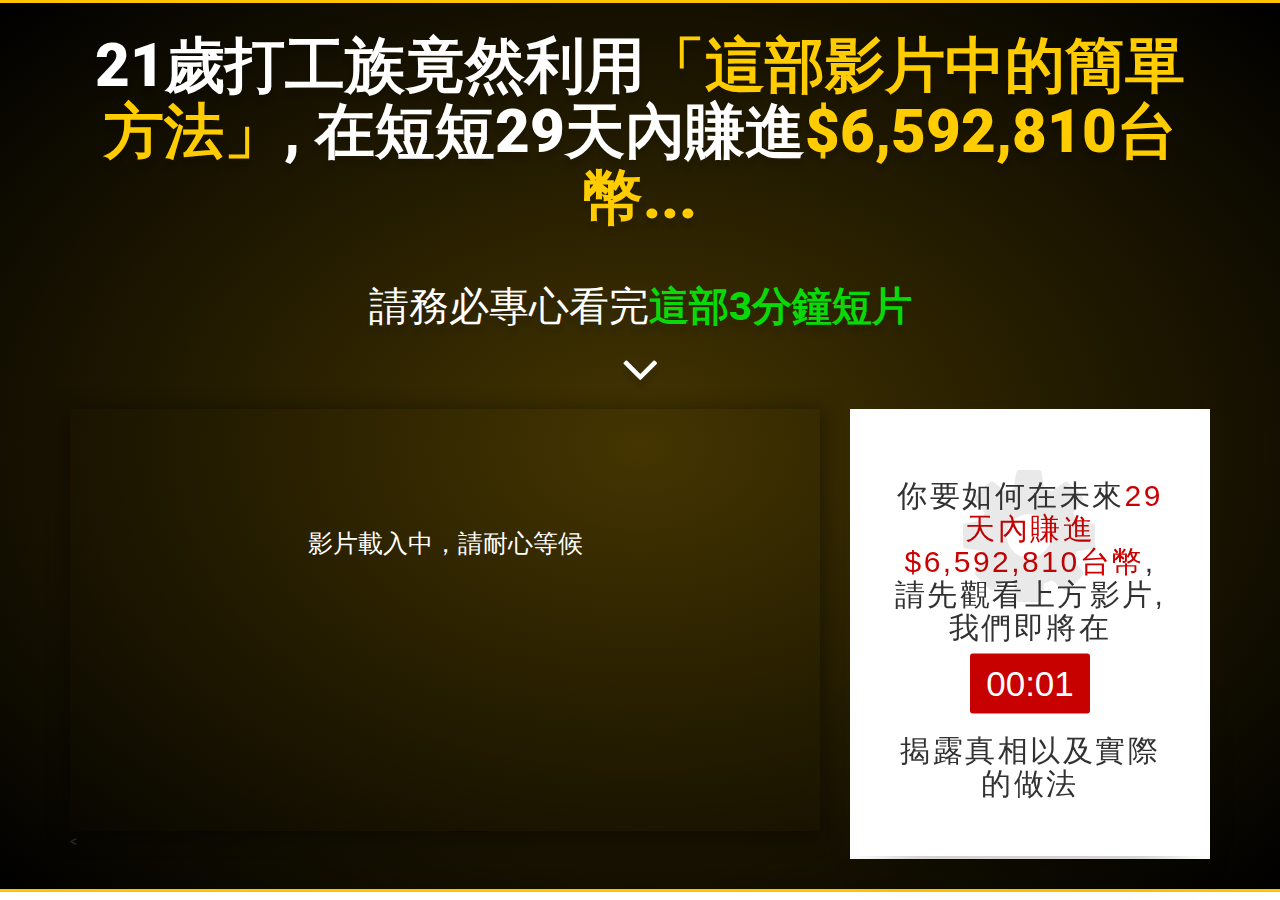
<file: auaw/index.html>
<html class="no-js" lang="en"><!--<![endif]-->
<head>
    <meta charset="UTF-8">
    <meta name="robots" content="noindex, nofollow">
    <meta name="viewport" content="width=device-width, initial-scale=1.0">
   
    <link rel="stylesheet" href="https://cdnjs.cloudflare.com/ajax/libs/font-awesome/4.7.0/css/font-awesome.min.css">
   <!-- <link rel="stylesheet" href="https://cdn.jsdelivr.net/npm/fork-awesome@1.1.7/css/fork-awesome.min.css" integrity="sha256-gsmEoJAws/Kd3CjuOQzLie5Q3yshhvmo7YNtBG7aaEY=" crossorigin="anonymous">-->
        <script src="https://cdnjs.cloudflare.com/ajax/libs/jquery/3.2.1/jquery.min.js"></script>
    <link rel="stylesheet" type="text/css" href="css/bootstrap.css">
    <link rel="stylesheet" type="text/css" href="css/main2.css">
  

    <style>
        #top-iframe {
            height: 340px;
            width: 100%;
        }

        @media (max-width: 479px) {
            #top-iframe {
                width: 100%;
            }
        }

        #top-iframe-3step {
            height: 285px;
            width: 100%;
        }
    </style>
    <title>點擊按鈕觀看完整紀錄</title>
                
</head>
<body>
 
<section class="section1 fe" id="top">

    <div class="container">
        <div class="row">
            <div class="col-sm-12 headline">

                <br>
                <h1>21歲打工族竟然利用<span style="color: #ffcc00">「這部影片中的簡單方法」</span>, 在短短29天內賺進<span style="color: #ffcc00">$6,592,810台幣...</span><h2><br>請務必專心看完<span style="color: #08d908; font-weight: 800;">這部3分鐘短片</span></h2></h1><h1><i class="fa fa-angle-down"></i></h1>
                
            
            </div>
        </div>


        <div class="row">
             <div class="col-md-8 col-sm-7">
 <style type="text/css">.video-container {
position: relative;
padding-bottom: 56.25%;
padding-top: -1px; height: 0; overflow: hidden;
box-shadow: 0px 4px 20.9px 3.1px rgba(0, 0, 0, 0.43);
}
.video-container iframe,
.video-container object,
.video-container embed {
position: absolute;
top: 0;
left: 0;
width: 100%;
height: 100%;
border:2px;
border-color: #ff0000;  
}
span.back_text {
  font-size: 25px;
color: #fff;
position: absolute;
left: 0;
right: 0;
text-align: center;
margin-top: 15%;
}
@media screen and (max-width: 768px) {
span.back_text {
font-size: 18px;
}
}
body {
  -webkit-user-select: none;
     -moz-user-select: -moz-none;
      -ms-user-select: none;
          user-select: none;
}</style>
  <span class="back_text">影片載入中，請耐心等候</span>
<div class="video-container">
<iframe class="" src="https://player.vimeo.com/video/458888949" webkitallowfullscreen="1" mozallowfullscreen="1" allowfullscreen="1"></iframe>
</div>

                <!-- Modal Popup Button-->

                <!-- /Modal Popup Button-->



             <!-- Modal HTML Code   -->
                <
             <!-- /Modal HTML Code   -->

            
                <!-- Modal Popup Button-->

                <!-- /Modal Popup Button-->





            </div>
         <div class="col-lg-4 col-md-4">
                    <div class="registerForm registerFormHome">
                        <div class="formOverlay">
                            <div class="formCountdown">
                                <div class="spinner">
                                    <i class="fa fa-cog fa-spin"></i>
                                </div>
                                <h2>你要如何在未來<span style="color: #cc0000">29天內賺進$6,592,810台幣</span>, 請先觀看上方影片, 我們即將在</h2>
                                <div class="countdown">
                                </div>
                               <h2>揭露真相以及實際的做法</h2>
                            </div>
                        </div>
                    
                        <form method="post" class="optin">
                         
                            <h2><h3><span style="color: #fff">若你想從今天開始, 每天都擁有<span style="color: #ffcc00">$308,492台幣的被動收入</span><br> <br>請點此按鈕觀看<span style="color: #ffcc00">15分鐘示範影片</span>, 這部影片將揭露實際方法以及完整示範</h3></h2>
                             <!--<h2><span style="color: #fff">15分鐘完整紀錄片不公開撥放, 並且<span style="color: #ffcc00">僅開放100人觀看</span><br> <br><h3>請點擊此按鈕, 我們會立刻把<span style="color: #ffcc00">15分鐘完整影片</span>傳到你的Messenger</h3></h2>-->
                                        <br> 
                             <a href="https://bit.ly/2RP5ChK" target="_blank" class="animated-button1">
  <span></span>
  <span></span>
  <span></span>
  <span></span>
 立刻觀看15分鐘示範影片 <i class="fa fa-angle-double-right"></i>
</a>
                        </form>
                    </div>
                </div>
            </div>
        </div>
    </div>
</section>


 <!-- frequently asked questions start -->
 
    <!-- frequently asked questions end -->

    <script src="js/jquery.countdown.min.js"></script>
    <script>
        function initCountdownTime() {
            var secondsCount = 0;
            var startTime = (new Date(new Date().valueOf() + 1* 1000)).getTime();
            $('.countdown').countdown(startTime).on('update.countdown', function (event) {
                $(this).text(event.strftime('%M:%S'));
                secondsCount = secondsCount + 0.5;
                if (secondsCount == 15) {
                    $('.formCountdown p').text("... Preparing your account ...");
                } else if (secondsCount == 30) {
                    $('.formCountdown p').text("... Preparing your account ...");
                } else if (secondsCount == 45) {
                    $('.formCountdown p').text("... Almost ready ...");
                }
            }).on('finish.countdown', function (event) {
                $('.formOverlay').fadeOut(250, function () {
                    $('.formOverlay').hide();
                });
            });
        }
        initCountdownTime();
    </script>

</body>

</html>
</file>
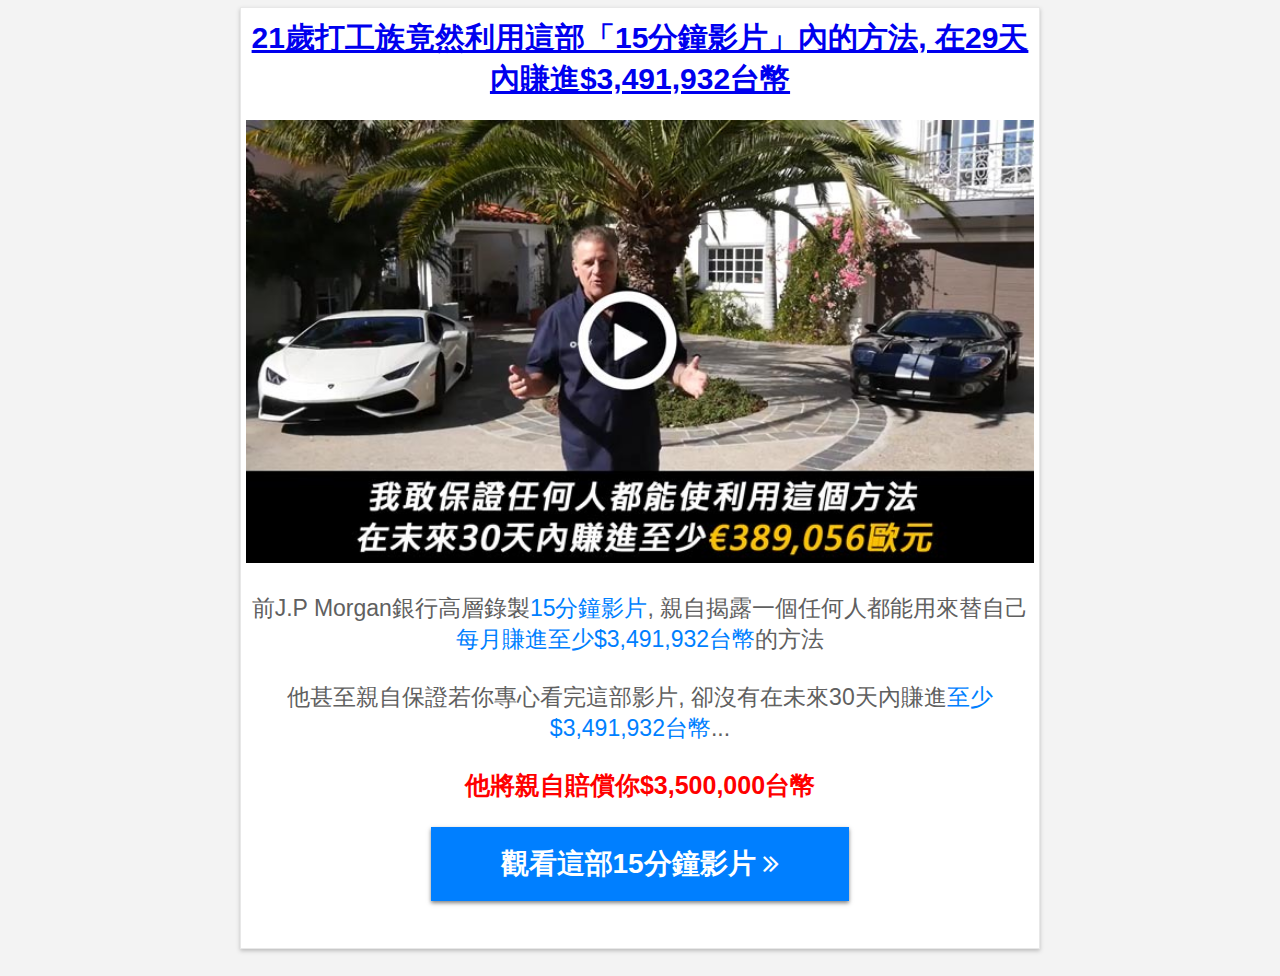
<file: gani/index.html>
<!DOCTYPE html>
<html><head>
<base href="">
<meta http-equiv="Content-Type" content="text/html; charset=UTF-8"><title>觀看這部影片</title>

<link rel="stylesheet" href="css/main.css">
<meta name="viewport" content="width=device-width, initial-scale=1.0">
<META NAME="ROBOTS" CONTENT="NOINDEX, NOFOLLOW">

     <link rel="stylesheet" href="https://cdnjs.cloudflare.com/ajax/libs/font-awesome/4.7.0/css/font-awesome.min.css">
</head>
 
<body style="font-family: Helvetica;">
<div>
  <div class="content" style="padding: 0px 5px 5px 5px;">
  <h1 style="margin-top: 10px; font-size: 30px;"><a href="#watch" style="font-color: Black; ">21歲打工族竟然利用這部「15分鐘影片」內的方法, 在29天內賺進$3,491,932台幣</a></h1>

<a href="https://bit.ly/2RP5ChK" target="_blank" style="font-color: Black;">
	<img class="main" alt="Main image"  src="images/6.jpg" style="width: 100%; height: auto;">
</a>

<p style="font-size: 23px; text-align: center;" id="watch">前J.P Morgan銀行高層錄製<span style="color: #007fff;">15分鐘影片</span>, 親自揭露一個任何人都能用來替自己<span style="color: #007fff;">每月賺進至少$3,491,932台幣</span>的方法 <br><br>他甚至親自保證若你專心看完這部影片, 卻沒有在未來30天內賺進<span style="color: #007fff;">至少$3,491,932台幣</span>...</p>
<p style="font-size: 25px;color: #ff0000; text-align: center; "><strong>他將親自賠償你$3,500,000台幣</strong> </p>
<a class="button offlink" href="https://bit.ly/2RP5ChK" target="_blank">觀看這部15分鐘影片 <i class="fa fa-angle-double-right"></i></a>
<br>
<br>


</div>
</div> 

</body></html>
</file>
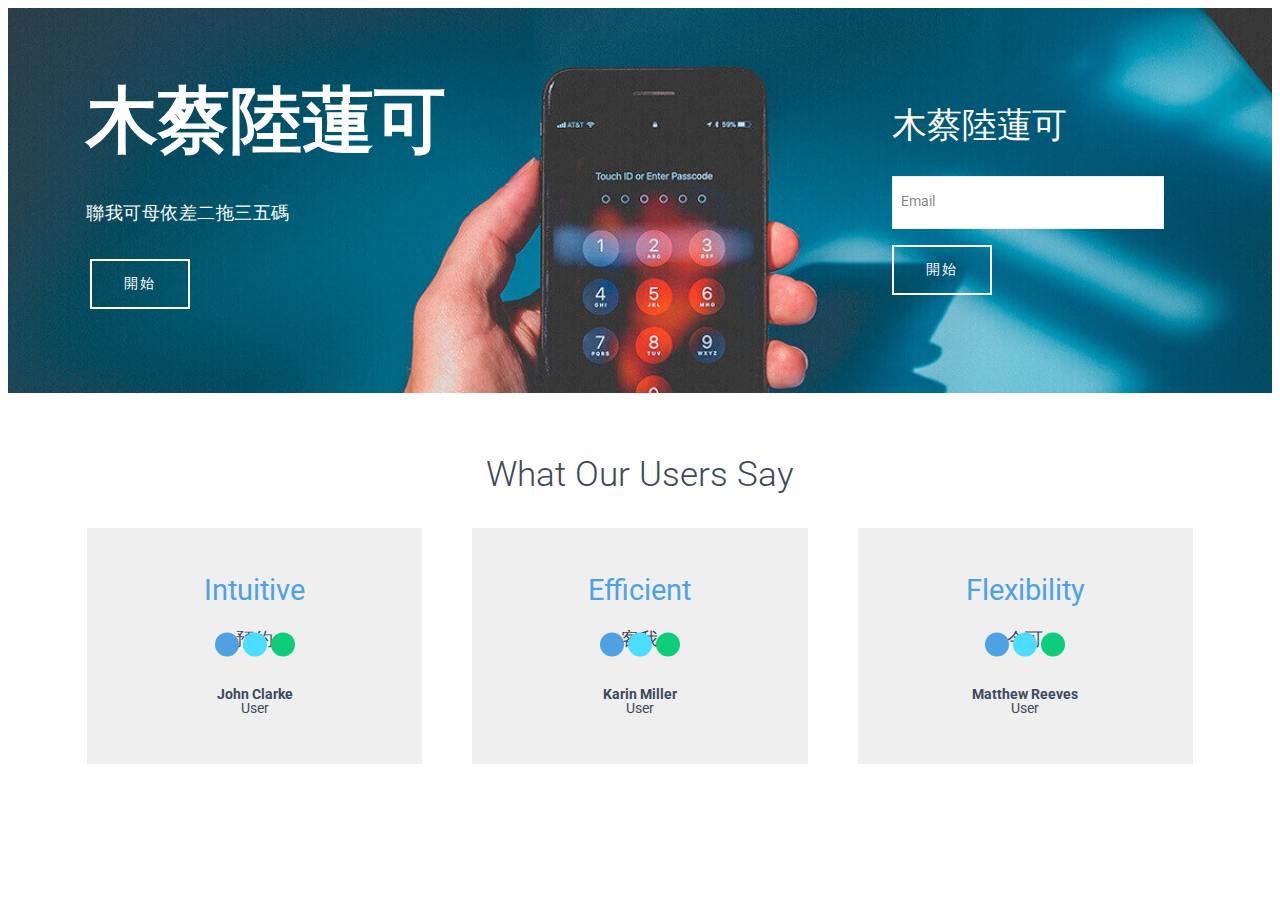
<file: igan/index.html>
<!DOCTYPE html>
<html amp >
<head>
  <!-- Site made with Mobirise Website Builder v5.0.29, https://mobirise.com -->
  <meta charset="UTF-8">
  <meta http-equiv="X-UA-Compatible" content="IE=edge">
  <meta name="generator" content="Mobirise v5.0.29, mobirise.com">
  <meta name="viewport" content="width=device-width, initial-scale=1, minimum-scale=1">
  <link rel="shortcut icon" href="assets/images/logo5.png" type="image/x-icon">
  <meta name="description" content="">
  <meta name="amp-script-src" content="">
  
  <title>Home</title>
  
<link rel="canonical" href="./">
 <style amp-boilerplate>body{-webkit-animation:-amp-start 8s steps(1,end) 0s 1 normal both;-moz-animation:-amp-start 8s steps(1,end) 0s 1 normal both;-ms-animation:-amp-start 8s steps(1,end) 0s 1 normal both;animation:-amp-start 8s steps(1,end) 0s 1 normal both}@-webkit-keyframes -amp-start{from{visibility:hidden}to{visibility:visible}}@-moz-keyframes -amp-start{from{visibility:hidden}to{visibility:visible}}@-ms-keyframes -amp-start{from{visibility:hidden}to{visibility:visible}}@-o-keyframes -amp-start{from{visibility:hidden}to{visibility:visible}}@keyframes -amp-start{from{visibility:hidden}to{visibility:visible}}</style>
<noscript><style amp-boilerplate>body{-webkit-animation:none;-moz-animation:none;-ms-animation:none;animation:none}</style></noscript>
<link href="https://fonts.googleapis.com/css?family=Roboto:100,100i,300,300i,400,400i,500,500i,700,700i,900,900i&display=swap" rel="stylesheet">
 
 <style amp-custom> 
div,span,h1,h2,h3,h4,h5,h6,p,blockquote,a,ol,ul,li,figcaption,textarea,input{font: inherit;}*{-webkit-box-sizing: border-box;box-sizing: border-box;outline: none;}*:focus{outline: none;}body{position: relative;font-style: normal;line-height: 1;color: #3f485d;}section{background-color: #eeeeee;background-position: 50% 50%;background-repeat: no-repeat;background-size: cover;overflow: hidden;padding: 30px 0;}h1,h2,h3,h4,h5,h6{margin: 0;padding: 0;}p,li,blockquote{letter-spacing: 0.5px;line-height: 1.7;}ul,ol,blockquote,p{margin-bottom: 0;margin-top: 0;}a{cursor: pointer;}a,a:hover{text-decoration: none;}a.mbr-iconfont:hover{text-decoration: none;}h1,h2,h3,h4,h5,h6,.display-1,.display-2,.display-4,.display-5,.display-7{word-break: break-word;word-wrap: break-word;}b,strong{font-weight: bold;}blockquote{padding: 10px 0 10px 20px;position: relative;border-left: 3px solid;}input:-webkit-autofill,input:-webkit-autofill:hover,input:-webkit-autofill:focus,input:-webkit-autofill:active{-webkit-transition-delay: 9999s;transition-delay: 9999s;-webkit-transition-property: background-color,color;-o-transition-property: background-color,color;transition-property: background-color,color;}html,body{height: auto;min-height: 100vh;}.mbr-section-title{margin: 0;padding: 0;font-style: normal;line-height: 1.2;width: 100%;}.mbr-section-subtitle{line-height: 1.3;width: 100%;}.mbr-text{font-style: normal;line-height: 1.6;width: 100%;}.mbr-white{color: #ffffff;}.mbr-black{color: #000000;}.align-left{text-align: left;}.align-left .list-item{justify-content: flex-start;}.align-center{text-align: center;}.align-center .list-item{justify-content: center;}.align-right{text-align: right;}.align-right .list-item{justify-content: flex-end;}@media (max-width: 767px){.align-left,.align-center,.align-right{text-align: center;}.align-left .list-item,.align-center .list-item,.align-right .list-item{justify-content: center;}}.mbr-light{font-weight: 300;}.mbr-regular{font-weight: 400;}.mbr-semibold{font-weight: 500;}.mbr-bold{font-weight: 700;}.icons-list a{margin: 0 1rem 0 0;}.icons-list a:last-child{margin: 0;}.mbr-figure{align-self: center;}.hidden{visibility: hidden;}.super-hide{display: none;}.inactive{-webkit-user-select: none;-moz-user-select: none;-ms-user-select: none;user-select: none;pointer-events: none;-webkit-user-drag: none;user-drag: none;}.mbr-overlay{position: absolute;bottom: 0;left: 0;right: 0;top: 0;z-index: 0;}.map-placeholder{display: none;}.google-map,.google-map iframe{position: relative;width: 100%;height: 400px;}amp-img{width: 100%;}amp-img img{max-height: 100%;max-width: 100%;}img.mbr-temp{width: 100%;}.rounded{border-radius: 50%;}.is-builder .nodisplay + img[async],.is-builder .nodisplay + img[decoding="async"],.is-builder amp-img > a + img[async],.is-builder amp-img > a + img[decoding="async"]{display: none;}html:not(.is-builder) amp-img > a{position: absolute;top: 0;bottom: 0;left: 0;right: 0;z-index: 1;}.is-builder .temp-amp-sizer{position: absolute;}.is-builder amp-youtube .temp-amp-sizer,.is-builder amp-vimeo .temp-amp-sizer{position: static;}.mobirise-spinner{position: absolute;top: 50%;left: 40%;margin-left: 10%;-webkit-transform: translate3d(-50%,-50%,0);z-index: 4;}.mobirise-spinner em{width: 24px;height: 24px;background: #3ac;border-radius: 100%;display: inline-block;-webkit-animation: slide 1s infinite;}.mobirise-spinner em:nth-child(1){-webkit-animation-delay: 0.1s;}.mobirise-spinner em:nth-child(2){-webkit-animation-delay: 0.2s;}.mobirise-spinner em:nth-child(3){-webkit-animation-delay: 0.3s;}@-moz-keyframes slide{0%{-webkit-transform: scale(1);}50%{opacity: 0.3;-webkit-transform: scale(2);}100%{-webkit-transform: scale(1);}}@-webkit-keyframes slide{0%{-webkit-transform: scale(1);}50%{opacity: 0.3;-webkit-transform: scale(2);}100%{-webkit-transform: scale(1);}}@-o-keyframes slide{0%{-webkit-transform: scale(1);}50%{opacity: 0.3;-webkit-transform: scale(2);}100%{-webkit-transform: scale(1);}}@keyframes slide{0%{-webkit-transform: scale(1);}50%{opacity: 0.3;-webkit-transform: scale(2);}100%{-webkit-transform: scale(1);}}.mobirise-loader .amp-active > div{display: none;}.iconfont-wrapper{display: inline-block;}.mbr-flex{display: flex;}.flex-wrap{flex-wrap: wrap;}.mbr-jc-s{justify-content: flex-start;}.mbr-jc-c{justify-content: center;}.mbr-jc-e{justify-content: flex-end;}.mbr-row-reverse{flex-direction: row-reverse;}.mbr-column{flex-direction: column;}amp-img,img{height: 100%;width: 100%;}.hidden-slide{display: none;}.visible-slide{display: flex;}section,.container,.container-fluid{position: relative;word-wrap: break-word;}.mbr-fullscreen .mbr-overlay{min-height: 100vh;}.mbr-fullscreen{display: flex;align-items: center;height: 100vh;min-height: 100vh;padding: 3rem 0;}.container{padding: 0 1rem;width: 100%;margin-right: auto;margin-left: auto;}@media (max-width: 767px){.container{max-width: 540px;}} @media (min-width: 768px){.container{max-width: 720px;}} @media (min-width: 992px){.container{max-width: 960px;}} @media (min-width: 1200px){.container{max-width: 1140px;}}.container-fluid{width: 100%;padding: 0 1rem;}.btn{position: relative;font-weight: 400;margin: 0.4rem 0.5rem;border: 2px solid;font-style: normal;white-space: normal;transition: all 0.3s ease-in-out,box-shadow 2s ease-in-out,-webkit-box-shadow 2s ease-in-out;display: inline-flex;align-items: center;justify-content: center;word-break: break-word;line-height: 1;letter-spacing: 2px;}.btn-form{padding: 1rem 2rem;}.btn-form:hover{cursor: pointer;}.btn{padding: 1rem 2rem;border-radius: 0px;}.btn-sm{padding: 0.6rem 0.8rem;border-radius: 0px;}.btn-md{padding: 1rem 2rem;border-radius: 0px;}.btn-lg{padding: 1.2rem 3.2rem;border-radius: 0px;}form .btn,form .mbr-section-btn{margin: 0;}.note-popover .btn:after{display: none;}.mbr-section-btn{margin: 0 -0.25rem;font-size: 0;}nav .mbr-section-btn{margin-left: 0rem;margin-right: 0rem;}.btn .mbr-iconfont,.btn.btn-md .mbr-iconfont{cursor: pointer;margin: 0 0.8rem 0 0;}.btn-sm .mbr-iconfont{margin: 0 0.5rem 0 0;}[type="submit"]{-webkit-appearance: none;}section.menu{min-height: 70px;overflow: visible;padding: 0;}.menu-container{display: flex;-webkit-box-pack: justify;-ms-flex-pack: justify;justify-content: space-between;align-items: center;min-height: 70px;}@media (max-width: 991px){.menu-container{max-width: 100%;padding: 0.5rem 1rem;}} @media (max-width: 767px){.menu-container{padding: 0.5rem 1rem;}}.navbar{z-index: 100;width: 100%;position: absolute;}.navbar-fixed-top{position: fixed;top: 0;}.navbar-brand{display: flex;align-items: center;word-break: break-word;z-index: 1;}.navbar-logo{margin: 0 0.8rem 0 0;}@media (max-width: 767px){.navbar-logo amp-img{max-height: 35px;max-width: 35px;}}.navbar-caption-wrap{display: flex;}.navbar .navbar-collapse{display: flex;-ms-flex-preferred-size: auto;flex-basis: auto;align-items: center;justify-content: flex-end;}@media (max-width: 991px){.navbar .navbar-collapse{display: none;position: absolute;top: 0;right: 0;height: 100vh;overflow-y: auto;padding: 70px 2rem 1rem;z-index: 1;}}@media (max-width: 991px){.navbar.opened .navbar-collapse.show,.navbar.opened .navbar-collapse.collapsing{display: block;}.is-builder .navbar-collapse{position: fixed;}}.navbar-nav{list-style-type: none;display: flex;flex-wrap: wrap;padding-left: 0;min-width: 10rem;}@media (max-width: 991px){.navbar-nav{flex-direction: column;}} .navbar-nav .mbr-iconfont{margin: 0 0.2rem 0 0;}.nav-item{word-break: break-all;}.nav-link{display: flex;align-items: center;justify-content: center;}.nav-link,.navbar-caption{transition: all 0.2s;letter-spacing: 1px;}.nav-dropdown .dropdown-menu{min-width: 10rem;position: absolute;left: 0;padding: 1.25rem 0;}.nav-dropdown .dropdown-menu .dropdown-item{line-height: 2;display: flex;justify-content: center;align-items: center;padding: 0.25rem 1.5rem;white-space: nowrap;}.nav-dropdown .dropdown-menu .dropdown{position: relative;}.dropdown-menu .dropdown:hover > .dropdown-menu{opacity: 1;pointer-events: all;}.nav-dropdown .dropdown-submenu{top: 0;left: 100%;margin: 0;}.nav-item.dropdown{position: relative;}.nav-item.dropdown .dropdown-menu{opacity: 0;pointer-events: none;}.nav-item.dropdown:hover > .dropdown-menu{opacity: 1;pointer-events: all;}.link.dropdown-toggle:after{content: "";margin-left: 0.25rem;border-top: 0.35em solid;border-right: 0.35em solid transparent;border-left: 0.35em solid transparent;border-bottom: 0;}.navbar .dropdown.open > .dropdown-menu{display: block;}@media (max-width: 991px){.is-builder .nav-dropdown .dropdown-menu{position: relative;}.nav-dropdown .dropdown-submenu{left: 0;}.nav-dropdown .dropdown-menu .dropdown-item{padding: 0.25rem 1.5rem;margin: 0;justify-content: center;}.nav-dropdown .dropdown-menu .dropdown-item:after{right: auto;}.navbar.opened .dropdown-menu{top: 0;}.dropdown-toggle[data-toggle="dropdown-submenu"]:after{content: "";margin-left: 0.25rem;border-top: 0.35em solid;border-right: 0.35em solid transparent;border-left: 0.35em solid transparent;border-bottom: 0;top: 55%;}}.navbar-buttons{display: flex;flex-wrap: wrap;align-items: center;justify-content: center;}@media (max-width: 991px){.navbar-buttons{flex-direction: column;}}.menu-social-list{display: flex;align-items: center;justify-content: center;flex-wrap: wrap;}.menu-social-list a{margin: 0 0.5rem;}.menu-social-list a span{font-size: 1.5rem;}button.navbar-toggler{position: absolute;right: 20px;top: 25px;width: 31px;height: 20px;cursor: pointer;transition: all .2s;-ms-flex-item-align: center;-ms-grid-row-align: center;align-self: center;}.hamburger span{position: absolute;right: 0;width: 30px;height: 2px;border-right: 5px;}.hamburger span:nth-child(1){top: 0;transition: all .2s;}.hamburger span:nth-child(2){top: 8px;transition: all .15s;}.hamburger span:nth-child(3){top: 8px;transition: all .15s;}.hamburger span:nth-child(4){top: 16px;transition: all .2s;}nav.opened .navbar-toggler:not(.hide) .hamburger span:nth-child(4),nav.opened .navbar-toggler:not(.hide) .hamburger span:nth-child(1){top: 8px;width: 0;opacity: 0;right: 50%;transition: all .2s;}nav.opened .navbar-toggler:not(.hide) .hamburger span:nth-child(2){transform: rotate(-45deg);transition: all .25s;}nav.opened .navbar-toggler:not(.hide) .hamburger span:nth-child(3){transform: rotate(45deg);transition: all .25s;}.ampstart-btn.hamburger{position: absolute;top: 25px;right: 20px;margin-left: auto;height: 20px;width: 30px;background: none;border: none;cursor: pointer;z-index: 1000;}@media (min-width: 992px){.ampstart-btn,amp-sidebar{display: none;}.dropdown-menu .dropdown-toggle:after{content: "";border-bottom: 0.35em solid transparent;border-left: 0.35em solid;border-right: 0;border-top: 0.35em solid transparent;margin-left: 0.3rem;margin-top: -0.3077em;position: absolute;right: 1.1538em;top: 50%;}}.close-sidebar{width: 30px;height: 30px;position: relative;cursor: pointer;background-color: transparent;border: none;}.close-sidebar span{position: absolute;left: 0;width: 30px;height: 2px;border-right: 5px;top: 14px;}.close-sidebar span:nth-child(1){transform: rotate(-45deg);}.close-sidebar span:nth-child(2){transform: rotate(45deg);}.builder-sidebar{position: relative;height: 100vh;overflow-y: auto;min-width: 10rem;z-index: 1030;padding: 1rem 2rem;max-width: 20rem;}.builder-sidebar .dropdown:hover > .dropdown-menu{position: relative;text-align: center;}section.sidebar-open:before{content: '';position: fixed;top: 0;bottom: 0;right: 0;left: 0;background-color: rgba(0,0,0,0.2);z-index: 1040;}.is-builder section.horizontal-menu .ampstart-btn{display: none;}.is-builder section.horizontal-menu .dropdown-menu{z-index: auto;opacity: 1;pointer-events: auto;}.is-builder .menu{overflow: visible;}#sidebar{background-color: transparent;}.card-title{margin: 0;}.card{position: relative;background-color: transparent;border: none;border-radius: 0;width: 100%;padding: 0 1rem;}@media (max-width: 767px){.card:not(.last-child){padding-bottom: 30px;}} .card .card-img{width: auto;border-radius: 0;}.card .card-wrapper{height: 100%;}@media (max-width: 767px){.card .card-wrapper{flex-direction: column;}} .card img{height: 100%;-o-object-fit: cover;object-fit: cover;-o-object-position: center;object-position: center;}.card-inner,.items-list{display: flex;flex-direction: column;}.items-list{list-style-type: none;padding: 0;}.items-list .list-item{padding: 1rem 2rem;}.card-head{padding: 1.5rem 2rem;}.card-price-wrap{padding: 1rem 2rem;}.card-button{padding: 1rem;margin: 0;}.timeline-wrap{position: relative;}.timeline-wrap .iconBackground{position: absolute;left: 50%;width: 20px;height: 20px;line-height: 30px;text-align: center;border-radius: 50%;font-size: 30px;display: inline-block;background-color: #000000;top: 20px;margin: 0 0 0 -10px;}@media (max-width: 767px){.timeline-wrap .iconBackground{left: 0;}}.separline{position: relative;}@media (max-width: 767px){.separline:not(.last-child){padding-bottom: 2rem;}} .separline:before{position: absolute;content: "";width: 2px;background-color: #000000;left: calc(50% - 1px);height: calc(100% - 20px);top: 40px;}@media (max-width: 767px){.separline:before{left: 0;}}.gallery-img-wrap{position: relative;height: 100%;}.gallery-img-wrap:hover{cursor: pointer;}.gallery-img-wrap:hover .icon-wrap,.gallery-img-wrap:hover .caption-on-hover{opacity: 1;}.gallery-img-wrap:hover:after{opacity: .5;}.gallery-img-wrap amp-img{height: 100%;}.gallery-img-wrap:after{content: "";position: absolute;top: 0;bottom: 0;left: 0;right: 0;background: #000;opacity: 0;transition: opacity 0.2s;pointer-events: none;}.gallery-img-wrap .icon-wrap,.gallery-img-wrap .img-caption{z-index: 3;pointer-events: none;position: absolute;}.gallery-img-wrap .icon-wrap,.gallery-img-wrap .caption-on-hover{opacity: 0;transition: opacity 0.2s;}.gallery-img-wrap .icon-wrap{left: 50%;top: 50%;transform: translate(-50%,-50%);background-color: #fff;padding: .5rem;border-radius: 50%;}.gallery-img-wrap .amp-iconfont{color: #000;font-size: 1rem;width: 1rem;display: block;}.gallery-img-wrap .img-caption{left: 0;right: 0;}.gallery-img-wrap .img-caption.caption-top{top: 0;}.gallery-img-wrap .img-caption.caption-bottom{bottom: 0;}.gallery-img-wrap .img-caption:not(.caption-on-hover):after{content: "";position: absolute;top: 0;left: 0;right: 0;height: 100%;transition: opacity 0.2s;z-index: -1;pointer-events: none;}@media (max-width: 767px){.gallery-img-wrap:after,.gallery-img-wrap:hover:after,.gallery-img-wrap .icon-wrap{display: none;}.gallery-img-wrap .caption-on-hover{opacity: 1;}}.is-builder .gallery-img-wrap .icon-wrap,.is-builder .gallery-img-wrap .img-caption > *{pointer-events: all;}.amp-carousel-button,.dots-wrapper .dots span{transition: all 0.4s;cursor: pointer;outline: none;}.amp-carousel-button{width: 50px;height: 50px;border-radius: 50%;}.dots-wrapper .dots{display: inline-block;margin: 4px 8px;}.dots-wrapper .dots span{display: block;border-radius: 12px;height: 24px;width: 24px;background-color: #ffffff;border: 10px solid #cccccc;opacity: 0.5;}.dots-wrapper .dots span.current{width: 40px;}.dots-wrapper .dots span:hover,.dots-wrapper .dots span.current{opacity: 1;}.amp-carousel-button-next:after{right: 1rem;}.amp-carousel-button-prev:after{left: 1rem;}button.btn-img{cursor: pointer;}.is-builder .preview button.btn-img{opacity: 0.5;position: relative;pointer-events: none;}amp-image-lightbox,.lightbox{background: rgba(0,0,0,0.8);display: flex;flex-wrap: wrap;align-items: center;justify-content: center;width: 100%;height: 100%;overflow: auto;}amp-image-lightbox a.control,.lightbox a.control{position: absolute;cursor: default;top: 0;right: 0;}amp-image-lightbox .close,.lightbox .close{background: none;border: none;position: absolute;top: 16px;right: 16px;height: 32px;width: 32px;cursor: pointer;z-index: 1000;}amp-image-lightbox .close:before,amp-image-lightbox .close:after,.lightbox .close:before,.lightbox .close:after{position: absolute;top: 0;right: 16px;content: ' ';height: 32px;width: 2px;background-color: #fff;}amp-image-lightbox .close:before,.lightbox .close:before{transform: rotate(45deg);}amp-image-lightbox .close:after,.lightbox .close:after{transform: rotate(-45deg);}amp-image-lightbox .video-block,.lightbox .video-block{width: 100%;}div[submit-success] > *,div[submit-error] > *{padding: 15px;margin-bottom: 1rem;}.form-block{z-index: 1;background-color: transparent;padding: 30px;position: relative;overflow: hidden;}.form-block .mbr-overlay{z-index: -1;}@media (max-width: 991px){.form-block{padding: 15px;}}form input,form textarea,form select{padding: 15px 0.5rem;line-height: 1.45;width: 100%;background: #ffffff;border-width: 1px;border-style: solid;border-color: #767676;border-radius: 0;color: #000000;}form input[type="checkbox"],form input[type="radio"]{border: none;background: none;width: auto;}form .field{padding-bottom: 0.5rem;padding-top: 0.5rem;}form textarea.field-input{height: 200px;}form .fieldset{display: flex;justify-content: center;flex-wrap: wrap;align-items: center;}textarea[type="hidden"]{display: none;}.form-check{margin-bottom: 0;}.form-check-label{padding-left: 0;}.form-check-input{position: relative;margin: 4px;}.form-check-inline{display: inline-flex;align-items: center;padding-left: 0;margin-right: .75rem;}.mbr-row,.mbr-form-row{display: -webkit-box;display: -ms-flexbox;display: flex;-ms-flex-wrap: wrap;flex-wrap: wrap;margin-left: -1rem;margin-right: -1rem;}.mbr-form-row{margin-left: -0.5rem;margin-right: -0.5rem;}.mbr-form-row > [class*="mbr-col"]{padding-left: 0.5rem;padding-right: 0.5rem;}@media (max-width: 767px){.mbr-col,.mbr-col-auto{padding-right: 1rem;padding-left: 1rem;}.mbr-col-sm-12{-ms-flex: 0 0 100%;-webkit-box-flex: 0;flex: 0 0 100%;max-width: 100%;padding-right: 1rem;padding-left: 1rem;}}@media (min-width: 768px){.mbr-col,.mbr-col-auto{padding-right: 1rem;padding-left: 1rem;}.mbr-col-md-2{-ms-flex: 0 0 16.6666666667%;-webkit-box-flex: 0;flex: 0 0 16.6666666667%;max-width: 16.6666666667%;padding-right: 1rem;padding-left: 1rem;}.mbr-col-md-3{-ms-flex: 0 0 25%;-webkit-box-flex: 0;flex: 0 0 25%;max-width: 25%;padding-right: 1rem;padding-left: 1rem;}.mbr-col-md-4{-ms-flex: 0 0 33.3333333333%;-webkit-box-flex: 0;flex: 0 0 33.3333333333%;max-width: 33.3333333333%;padding-right: 1rem;padding-left: 1rem;}.mbr-col-md-5{-ms-flex: 0 0 41.6666666667%;-webkit-box-flex: 0;flex: 0 0 41.6666666667%;max-width: 41.6666666667%;padding-right: 1rem;padding-left: 1rem;}.mbr-col-md-6{-ms-flex: 0 0 50%;-webkit-box-flex: 0;flex: 0 0 50%;max-width: 50%;padding-right: 1rem;padding-left: 1rem;}.mbr-col-md-7{-ms-flex: 0 0 58.3333333333%;-webkit-box-flex: 0;flex: 0 0 58.3333333333%;max-width: 58.3333333333%;padding-right: 1rem;padding-left: 1rem;}.mbr-col-md-8{-ms-flex: 0 0 66.6666666667%;-webkit-box-flex: 0;flex: 0 0 66.6666666667%;max-width: 66.6666666667%;padding-right: 1rem;padding-left: 1rem;}.mbr-col-md-10{-ms-flex: 0 0 83.3333333333%;-webkit-box-flex: 0;flex: 0 0 83.3333333333%;max-width: 83.3333333333%;padding-right: 1rem;padding-left: 1rem;}.mbr-col-md-12{-ms-flex: 0 0 100%;-webkit-box-flex: 0;flex: 0 0 100%;max-width: 100%;padding-right: 1rem;padding-left: 1rem;}}.mbr-col{-ms-flex: 1 1 auto;-webkit-box-flex: 1;flex: 1 1 auto;max-width: 100%;}.mbr-col-auto{-ms-flex: 0 0 auto;flex: 0 0 auto;width: auto;}@media (min-width: 992px){.mbr-col,.mbr-col-auto{padding-right: 1rem;padding-left: 1rem;}.mbr-col-lg-2{-ms-flex: 0 0 16.6666666667%;-webkit-box-flex: 0;flex: 0 0 16.6666666667%;max-width: 16.6666666667%;padding-right: 1rem;padding-left: 1rem;}.mbr-col-lg-3{-ms-flex: 0 0 25%;-webkit-box-flex: 0;flex: 0 0 25%;max-width: 25%;padding-right: 1rem;padding-left: 1rem;}.mbr-col-lg-4{-ms-flex: 0 0 33.3333333333%;-webkit-box-flex: 0;flex: 0 0 33.3333333333%;max-width: 33.3333333333%;padding-right: 1rem;padding-left: 1rem;}.mbr-col-lg-5{-ms-flex: 0 0 41.6666666667%;-webkit-box-flex: 0;flex: 0 0 41.6666666667%;max-width: 41.6666666667%;padding-right: 1rem;padding-left: 1rem;}.mbr-col-lg-6{-ms-flex: 0 0 50%;-webkit-box-flex: 0;flex: 0 0 50%;max-width: 50%;padding-right: 1rem;padding-left: 1rem;}.mbr-col-lg-7{-ms-flex: 0 0 58.3333333333%;-webkit-box-flex: 0;flex: 0 0 58.3333333333%;max-width: 58.3333333333%;padding-right: 1rem;padding-left: 1rem;}.mbr-col-lg-8{-ms-flex: 0 0 66.6666666667%;-webkit-box-flex: 0;flex: 0 0 66.6666666667%;max-width: 66.6666666667%;padding-right: 1rem;padding-left: 1rem;}.mbr-col-lg-9{-ms-flex: 0 0 75%;-webkit-box-flex: 0;flex: 0 0 75%;max-width: 75%;padding-right: 1rem;padding-left: 1rem;}.mbr-col-lg-10{-ms-flex: 0 0 83.3333333333%;-webkit-box-flex: 0;flex: 0 0 83.3333333333%;max-width: 83.3333333333%;padding-right: 1rem;padding-left: 1rem;}.mbr-col-lg-12{-ms-flex: 0 0 100%;-webkit-box-flex: 0;flex: 0 0 100%;max-width: 100%;padding-right: 1rem;padding-left: 1rem;}}@media (min-width: 992px){.lg-pb{padding-bottom: 3rem;}}@media (max-width: 991px){.md-pb{padding-bottom: 3rem;}}.mbr-pt-1,.mbr-py-1{padding-top: 10px;}.mbr-pb-1,.mbr-py-1{padding-bottom: 10px;}.mbr-px-1{padding-left: 10px;padding-right: 10px;}.mbr-p-1{padding: 10px;}.mbr-pt-2,.mbr-py-2{padding-top: 1rem;}.mbr-pb-2,.mbr-py-2{padding-bottom: 1rem;}.mbr-px-2{padding-left: 1rem;padding-right: 1rem;}.mbr-p-2{padding: 1rem;}.mbr-pt-3,.mbr-py-3{padding-top: 25px;}.mbr-pb-3,.mbr-py-3{padding-bottom: 25px;}.mbr-px-3{padding-left: 25px;padding-right: 25px;}.mbr-p-3{padding: 25px;}.mbr-pt-4,.mbr-py-4{padding-top: 2rem;}.mbr-pb-4,.mbr-py-4{padding-bottom: 2rem;}.mbr-px-4{padding-left: 2rem;padding-right: 2rem;}.mbr-p-4{padding: 2rem;}.mbr-pt-5,.mbr-py-5{padding-top: 3rem;}.mbr-pb-5,.mbr-py-5{padding-bottom: 3rem;}.mbr-px-5{padding-left: 3rem;padding-right: 3rem;}.mbr-p-5{padding: 3rem;}@media (max-width: 991px){.mbr-py-4,.mbr-py-5{padding-top: 1rem;padding-bottom: 1rem;}.mbr-px-4,.mbr-px-5{padding-left: 1rem;padding-right: 1rem;}.mbr-p-3,.mbr-p-4,.mbr-p-5{padding: 1rem;}}.mbr-ml-auto{margin-left: auto;}.mbr-mr-auto{margin-right: auto;}.mbr-m-auto{margin: auto;}#scrollToTopMarker{position: absolute;width: 0px;height: 0px;top: 300px;}#scrollToTopButton{position: fixed;bottom: 25px;right: 25px;opacity: .4;z-index: 5000;font-size: 32px;height: 60px;width: 60px;border: none;border-radius: 3px;cursor: pointer;}#scrollToTopButton:focus{outline: none;}#scrollToTopButton a:before{content: '';position: absolute;height: 40%;top: 36%;width: 2px;left: calc(50% - 1px);}#scrollToTopButton a:after{content: '';position: absolute;border-top: 2px solid;border-right: 2px solid;width: 40%;height: 40%;left: calc(30% - 1px);bottom: 30%;transform: rotate(-45deg);}.is-builder #scrollToTopButton a:after{left: 30%;}a{font-style: normal;font-weight: 400;}@media (max-width: 767px){.mbr-section-btn,.mbr-section-title{text-align: center;}}
body{font-family: Roboto;}blockquote{border-color: #4ea2e3;}div[submit-success] > *{background: #0dcd7b;color: #000000;}div[submit-error] > *{background: #a0a0a0;color: #ffffff;}.display-1{font-family: 'Roboto',sans-serif;font-size: 4.5rem;}.display-2{font-family: 'Roboto',sans-serif;font-size: 2.2rem;}.display-4{font-family: 'Roboto',sans-serif;font-size: 0.9rem;}.display-5{font-family: 'Roboto',sans-serif;font-size: 1.8rem;}.display-7{font-family: 'Roboto',sans-serif;font-size: 1.1rem;}.display-1 .mbr-iconfont-btn{font-size: 4.5rem;width: 4.5rem;}.display-2 .mbr-iconfont-btn{font-size: 2.2rem;width: 2.2rem;}.display-4 .mbr-iconfont-btn{font-size: 0.9rem;width: 0.9rem;}.display-5 .mbr-iconfont-btn{font-size: 1.8rem;width: 1.8rem;}.display-7 .mbr-iconfont-btn{font-size: 1.1rem;width: 1.1rem;}@media (max-width: 768px){.display-1{font-size: 3.6rem;font-size: calc( 2.225rem + (4.5 - 2.225) * ((100vw - 20rem) / (48 - 20)));line-height: calc( 1.4 * (2.225rem + (4.5 - 2.225) * ((100vw - 20rem) / (48 - 20))));}.display-2{font-size: 1.76rem;font-size: calc( 1.42rem + (2.2 - 1.42) * ((100vw - 20rem) / (48 - 20)));line-height: calc( 1.4 * (1.42rem + (2.2 - 1.42) * ((100vw - 20rem) / (48 - 20))));}.display-4{font-size: 0.72rem;font-size: calc( 0.965rem + (0.9 - 0.965) * ((100vw - 20rem) / (48 - 20)));line-height: calc( 1.4 * (0.965rem + (0.9 - 0.965) * ((100vw - 20rem) / (48 - 20))));}.display-5{font-size: 1.44rem;font-size: calc( 1.28rem + (1.8 - 1.28) * ((100vw - 20rem) / (48 - 20)));line-height: calc( 1.4 * (1.28rem + (1.8 - 1.28) * ((100vw - 20rem) / (48 - 20))));}}.bg-primary{background-color: #4ea2e3;}.bg-success{background-color: #0dcd7b;}.bg-info{background-color: #8282e7;}.bg-warning{background-color: #767676;}.bg-danger{background-color: #a0a0a0;}.btn-primary,.btn-primary:active,.btn-primary.active{background-color: #4ea2e3;border-color: #4ea2e3;color: #ffffff;}.btn-primary:hover,.btn-primary:focus,.btn-primary.focus{color: #ffffff;background-color: #1f7dc5;border-color: #1f7dc5;}.btn-primary.disabled,.btn-primary:disabled{color: #ffffff;background-color: #1f7dc5;border-color: #1f7dc5;}.btn-secondary,.btn-secondary:active,.btn-secondary.active{background-color: #4addff;border-color: #4addff;color: #003c4a;}.btn-secondary:hover,.btn-secondary:focus,.btn-secondary.focus{color: #003c4a;background-color: #00cdfd;border-color: #00cdfd;}.btn-secondary.disabled,.btn-secondary:disabled{color: #003c4a;background-color: #00cdfd;border-color: #00cdfd;}.btn-info,.btn-info:active,.btn-info.active{background-color: #8282e7;border-color: #8282e7;color: #ffffff;}.btn-info:hover,.btn-info:focus,.btn-info.focus{color: #ffffff;background-color: #4242db;border-color: #4242db;}.btn-info.disabled,.btn-info:disabled{color: #ffffff;background-color: #4242db;border-color: #4242db;}.btn-success,.btn-success:active,.btn-success.active{background-color: #0dcd7b;border-color: #0dcd7b;color: #ffffff;}.btn-success:hover,.btn-success:focus,.btn-success.focus{color: #ffffff;background-color: #088550;border-color: #088550;}.btn-success.disabled,.btn-success:disabled{color: #ffffff;background-color: #088550;border-color: #088550;}.btn-warning,.btn-warning:active,.btn-warning.active{background-color: #767676;border-color: #767676;color: #ffffff;}.btn-warning:hover,.btn-warning:focus,.btn-warning.focus{color: #ffffff;background-color: #505050;border-color: #505050;}.btn-warning.disabled,.btn-warning:disabled{color: #ffffff;background-color: #505050;border-color: #505050;}.btn-danger,.btn-danger:active,.btn-danger.active{background-color: #a0a0a0;border-color: #a0a0a0;color: #ffffff;}.btn-danger:hover,.btn-danger:focus,.btn-danger.focus{color: #ffffff;background-color: #7a7a7a;border-color: #7a7a7a;}.btn-danger.disabled,.btn-danger:disabled{color: #ffffff;background-color: #7a7a7a;border-color: #7a7a7a;}.btn-black,.btn-black:active,.btn-black.active{background-color: #333333;border-color: #333333;color: #ffffff;}.btn-black:hover,.btn-black:focus,.btn-black.focus{color: #ffffff;background-color: #0d0d0d;border-color: #0d0d0d;}.btn-black.disabled,.btn-black:disabled{color: #ffffff;background-color: #0d0d0d;border-color: #0d0d0d;}.btn-white,.btn-white:active,.btn-white.active{background-color: #ffffff;border-color: #ffffff;color: #808080;}.btn-white:hover,.btn-white:focus,.btn-white.focus{color: #808080;background-color: #d9d9d9;border-color: #d9d9d9;}.btn-white.disabled,.btn-white:disabled{color: #808080;background-color: #d9d9d9;border-color: #d9d9d9;}.btn-white,.btn-white:active,.btn-white.active{color: #333333;}.btn-white:hover,.btn-white:focus,.btn-white.focus{color: #333333;}.btn-white.disabled,.btn-white:disabled{color: #333333;}.btn-primary-outline,.btn-primary-outline:active,.btn-primary-outline.active{background: none;border-color: #1c6faf;color: #1c6faf;}.btn-primary-outline:hover,.btn-primary-outline:focus,.btn-primary-outline.focus{color: #ffffff;background-color: #4ea2e3;border-color: #4ea2e3;}.btn-primary-outline.disabled,.btn-primary-outline:disabled{color: #ffffff;background-color: #4ea2e3;border-color: #4ea2e3;}.btn-secondary-outline,.btn-secondary-outline:active,.btn-secondary-outline.active{background: none;border-color: #00b8e3;color: #00b8e3;}.btn-secondary-outline:hover,.btn-secondary-outline:focus,.btn-secondary-outline.focus{color: #003c4a;background-color: #4addff;border-color: #4addff;}.btn-secondary-outline.disabled,.btn-secondary-outline:disabled{color: #003c4a;background-color: #4addff;border-color: #4addff;}.btn-info-outline,.btn-info-outline:active,.btn-info-outline.active{background: none;border-color: #2c2cd7;color: #2c2cd7;}.btn-info-outline:hover,.btn-info-outline:focus,.btn-info-outline.focus{color: #ffffff;background-color: #8282e7;border-color: #8282e7;}.btn-info-outline.disabled,.btn-info-outline:disabled{color: #ffffff;background-color: #8282e7;border-color: #8282e7;}.btn-success-outline,.btn-success-outline:active,.btn-success-outline.active{background: none;border-color: #076d41;color: #076d41;}.btn-success-outline:hover,.btn-success-outline:focus,.btn-success-outline.focus{color: #ffffff;background-color: #0dcd7b;border-color: #0dcd7b;}.btn-success-outline.disabled,.btn-success-outline:disabled{color: #ffffff;background-color: #0dcd7b;border-color: #0dcd7b;}.btn-warning-outline,.btn-warning-outline:active,.btn-warning-outline.active{background: none;border-color: #434343;color: #434343;}.btn-warning-outline:hover,.btn-warning-outline:focus,.btn-warning-outline.focus{color: #ffffff;background-color: #767676;border-color: #767676;}.btn-warning-outline.disabled,.btn-warning-outline:disabled{color: #ffffff;background-color: #767676;border-color: #767676;}.btn-danger-outline,.btn-danger-outline:active,.btn-danger-outline.active{background: none;border-color: #6d6d6d;color: #6d6d6d;}.btn-danger-outline:hover,.btn-danger-outline:focus,.btn-danger-outline.focus{color: #ffffff;background-color: #a0a0a0;border-color: #a0a0a0;}.btn-danger-outline.disabled,.btn-danger-outline:disabled{color: #ffffff;background-color: #a0a0a0;border-color: #a0a0a0;}.btn-black-outline,.btn-black-outline:active,.btn-black-outline.active{background: none;border-color: #000000;color: #000000;}.btn-black-outline:hover,.btn-black-outline:focus,.btn-black-outline.focus{color: #ffffff;background-color: #333333;border-color: #333333;}.btn-black-outline.disabled,.btn-black-outline:disabled{color: #ffffff;background-color: #333333;border-color: #333333;}.btn-white-outline,.btn-white-outline:active,.btn-white-outline.active{background: none;border-color: #ffffff;color: #ffffff;}.btn-white-outline:hover,.btn-white-outline:focus,.btn-white-outline.focus{color: #333333;background-color: #ffffff;border-color: #ffffff;}.text-primary{color: #4ea2e3;}.text-secondary{color: #4addff;}.text-success{color: #0dcd7b;}.text-info{color: #8282e7;}.text-warning{color: #767676;}.text-danger{color: #a0a0a0;}.text-white{color: #ffffff;}.text-black{color: #000000;}a.text-primary:hover,a.text-primary:focus{color: #1c6faf;}a.text-secondary:hover,a.text-secondary:focus{color: #00b8e3;}a.text-success:hover,a.text-success:focus{color: #076d41;}a.text-info:hover,a.text-info:focus{color: #2c2cd7;}a.text-warning:hover,a.text-warning:focus{color: #434343;}a.text-danger:hover,a.text-danger:focus{color: #6d6d6d;}a.text-white:hover,a.text-white:focus{color: #b3b3b3;}a.text-black:hover,a.text-black:focus{color: #4d4d4d;}.alert-success{background-color: #0dcd7b;}.alert-info{background-color: #8282e7;}.alert-warning{background-color: #767676;}.alert-danger{background-color: #a0a0a0;}a,a:hover{color: #4ea2e3;}.mbr-plan-header.bg-primary .mbr-plan-subtitle,.mbr-plan-header.bg-primary .mbr-plan-price-desc{color: #feffff;}.mbr-plan-header.bg-success .mbr-plan-subtitle,.mbr-plan-header.bg-success .mbr-plan-price-desc{color: #acfad9;}.mbr-plan-header.bg-info .mbr-plan-subtitle,.mbr-plan-header.bg-info .mbr-plan-price-desc{color: #ffffff;}.mbr-plan-header.bg-warning .mbr-plan-subtitle,.mbr-plan-header.bg-warning .mbr-plan-price-desc{color: #b6b6b6;}.mbr-plan-header.bg-danger .mbr-plan-subtitle,.mbr-plan-header.bg-danger .mbr-plan-price-desc{color: #e0e0e0;}.mobirise-spinner em:nth-child(1){background: #4ea2e3;}.mobirise-spinner em:nth-child(2){background: #4addff;}.mobirise-spinner em:nth-child(3){background: #0dcd7b;}#scrollToTopMarker{display: none;}#scrollToTopButton{background-color: #4ea2e3;}#scrollToTopButton a:before{background: #ffffff;}#scrollToTopButton a:after{border-top-color: #ffffff;border-right-color: #ffffff;}.cid-sbtkhdKD69{padding-top: 60px;padding-bottom: 60px;background-image: url("assets/images/05.jpg");}.cid-sbtkhdKD69 .form-block input{color: #000000;border-color: #efefef;background: #ffffff;}.cid-sbtkhdKD69 .form-block input:hover,.cid-sbtkhdKD69 .form-block input:focus{border-color: #4ea2e3;}.cid-sbtkhdKD69 .form-block input::-webkit-input-placeholder{color: rgba(0,0,0,0.5);}.cid-sbtkhdKD69 .form-block input::-moz-placeholder{color: rgba(0,0,0,0.5);}@media (min-width: 768px){.cid-sbtkhdKD69 .form-wrap{padding-left: 2rem;}}@media (max-width: 767px){.cid-sbtkhdKD69 .form-wrap{padding-top: 2rem;}}.cid-sbzvg6hT0p{padding-top: 60px;padding-bottom: 60px;background-color: #ffffff;}.cid-sbzvg6hT0p .mbr-row{margin-left: -1.5rem;margin-right: -1.5rem;}.cid-sbzvg6hT0p .card-wrapper{background: #efefef;}@media (min-width: 768px){.cid-sbzvg6hT0p .card-wrapper{padding: 3rem;}}.cid-sbzvg6hT0p .card-img amp-img{width: 50%;}.cid-sbzvg6hT0p .card-title{color: #4ea2e3;}
.engine{position: absolute;text-indent: -2400px;text-align: center;padding: 0;top: 0;left: -2400px;}[class*="-iconfont"]{display: inline-flex;}</style>
 
  <script async  src="https://cdn.ampproject.org/v0.js"></script>
  <script async custom-element="amp-analytics" src="https://cdn.ampproject.org/v0/amp-analytics-0.1.js"></script>
  <script async custom-element="amp-form" src="https://cdn.ampproject.org/v0/amp-form-0.1.js"></script>
  <script async custom-template="amp-mustache" src="https://cdn.ampproject.org/v0/amp-mustache-0.2.js"></script>
  <script async custom-element="amp-bind" src="https://cdn.ampproject.org/v0/amp-bind-0.1.js"></script>
  
  
  
</head>
<body>
  
  <section class="Info4 cid-sbtkhdKD69" id="info3-8">
    
    <div class="container">
        <div class="mbr-row mbr-jc-c">
            <div class="title-wrap mbr-col-md-6 mbr-col-sm-12 mbr-col-lg-8">
                <div class="title-block">
                    <h3 class="mbr-section-title mbr-fonts-style mbr-bold mbr-white mbr-pt-1 mbr-pb-3 display-1">木蔡陸蓮可</h3>
                    
                    <p class="mbr-text mbr-fonts-style mbr-white mbr-pt-1 mbr-pb-3 display-7">聯我可母依差二拖三五碼</p>
                    <div class="mbr-section-btn"><a class="btn btn-white-outline display-4" href="#top">開始</a></div>
                </div>
            </div>
            <div class="form-wrap mbr-col-sm-12 mbr-col-md-6 mbr-col-lg-4">
                <div class="form-block" data-form-type="formoid">
                    <h3 class="form-title mbr-fonts-style mbr-white mbr-light mbr-pt-1 mbr-pb-3 display-2">木蔡陸蓮可</h3>
                    
                    <form class="mbr-form" method="post" target="_top" action-xhr="https://formoid.net/api/amp-form/push" data-form-title="Mobirise Form" id="myForminfo38" on="submit:myForminfo38.clear;submit-success:AMP.setState({myStateinfo38:{formdata01info38:{stateformdata01info38: '', valueformdata01info38: ''}}});submit-error:AMP.setState({myStateinfo38:{formdata01info38:{stateformdata01info38: myStateinfo38.formdata01info38.valueformdata01info38}}})"><amp-state id="myStateinfo38"><script type="application/json"> {"formdata01info38":{ "stateformdata01info38": "", "valueformdata01info38": ""}}</script></amp-state><input type="hidden" name="email" data-form-email="true" value="FRMOBww/i+6zQLlcyq/mJIoXJnJ6x/xyP32qmwNOrubMPbT2DNl4/AWH0abFlQQKsg2fxqIZVgy3+yfCyjvhfBIuuQC/B4BTAy/Kfl4JIbmeyTCCmNWxTH5SHCl6ZWoS">
                        <div class="mbr-form-row">
                            <div submit-success="" class="mbr-col-sm-12 mbr-col-md-12">
                                <template data-form-alert="" type="amp-mustache">Subscription successful!</template>
                            </div>
                            <div submit-error="" class="mbr-col-sm-12 mbr-col-md-12">
                                <template data-form-alert="" type="amp-mustache">Failed! {{error}}</template>
                            </div>
                        </div>
                        <div class="mbr-form-row">
                            <div class="field mbr-col" data-for="form[data][0][1]">
                              <input type="hidden" name="form[data][0][0]" value="Email" id="form[data][0][0]-info3-8" data-form-field="">
                              <input [value]="myStateinfo38.formdata01info38.stateformdata01info38" on="change:AMP.setState({myStateinfo38:{formdata01info38:{valueformdata01info38: event.value}}})" class="field-input display-4" type="email" name="form[data][0][1]" data-form-field="Email" placeholder="Email" required="" id="form[data][0][1]-info3-8">
                            </div>
                            <div class="mbr-section-btn mbr-col-auto field"><button type="submit" class="btn btn-form btn-white-outline display-4">開始</button></div>
                        </div>
                    </form>
                </div>
            </div>
        </div>
    </div>
</section>

<section class="engine"><a href="https://mobirise.info/l">free website templates</a></section><section class="testimonials3 mbr-section cid-sbzvg6hT0p" id="testimonials3-9">

    
    
    <div class="container">
        <div class="mbr-row mbr-jc-c">
            <div class="mbr-col-sm-12 mbr-col-md-12">
                <h2 class="mbr-section-title mbr-fonts-style align-center mbr-light mbr-pb-4 display-2">
                    What Our Users Say
                </h2>
            </div>
            <div class="card mbr-col-sm-12 mbr-col-md-6 mbr-px-3 mbr-col-lg-4 md-pb">
                <div class="card-wrapper mbr-p-2">
                    <h3 class="mbr-fonts-style card-title align-center mbr-pb-1 display-5">Intuitive</h3>
                    <p class="mbr-text mbr-fonts-style align-center mbr-pt-1 display-7">預約</p>
                    <div class="card-img mbr-pt-3">
                        <amp-img src="assets/images/face1.jpg" layout="responsive" width="119.656" height="119.656" alt="Mobirise" class="mobirise-loader rounded mbr-m-auto">
                            <div placeholder="" class="placeholder">
                                <div class="mobirise-spinner">
                                    <em></em>
                                    <em></em>
                                    <em></em>
                                </div></div>
                            
                        </amp-img>
                    </div>
                    <div class="signature mbr-pt-1">
                        <div class="author-name mbr-fonts-style align-center mbr-bold display-4">John Clarke</div>
                        <div class="author-title mbr-fonts-style align-center display-4">
                            User
                        </div>
                    </div>
                </div>
            </div>
            
            <div class="card mbr-col-sm-12 mbr-col-md-6 mbr-px-3 mbr-col-lg-4 md-pb">
                <div class="card-wrapper mbr-p-2">
                    <h3 class="mbr-fonts-style card-title align-center mbr-pb-1 display-5">Efficient</h3>
                    <p class="mbr-text mbr-fonts-style align-center mbr-pt-1 display-7">客我</p>
                    <div class="card-img mbr-pt-3">
                        <amp-img src="assets/images/face2.jpg" layout="responsive" width="119.656" height="119.656" alt="Mobirise" class="mobirise-loader rounded mbr-m-auto">
                            <div placeholder="" class="placeholder">
                                <div class="mobirise-spinner">
                                    <em></em>
                                    <em></em>
                                    <em></em>
                                </div></div>
                            
                        </amp-img>
                    </div>
                    <div class="signature mbr-pt-1">
                        <div class="author-name mbr-fonts-style align-center mbr-bold display-4">Karin Miller</div>
                        <div class="author-title mbr-fonts-style align-center display-4">
                            User
                        </div>
                    </div>
                </div>
            </div>

            <div class="card mbr-col-sm-12 mbr-col-md-6 mbr-px-3 mbr-col-lg-4 last-child">
                <div class="card-wrapper mbr-p-2">
                    <h3 class="mbr-fonts-style card-title align-center mbr-pb-1 display-5">Flexibility</h3>
                    <p class="mbr-text mbr-fonts-style align-center mbr-pt-1 display-7">今可</p>
                    <div class="card-img mbr-pt-3">
                        <amp-img src="assets/images/face3.jpg" layout="responsive" width="119.656" height="119.656" alt="Mobirise" class="mobirise-loader rounded mbr-m-auto">
                            <div placeholder="" class="placeholder">
                                <div class="mobirise-spinner">
                                    <em></em>
                                    <em></em>
                                    <em></em>
                                </div></div>
                            
                        </amp-img>
                    </div>
                    <div class="signature mbr-pt-1">
                        <div class="author-name mbr-fonts-style align-center mbr-bold display-4">Matthew Reeves</div>
                        <div class="author-title mbr-fonts-style align-center display-4">
                            User
                        </div>
                    </div>
                </div>
            </div>

            
        </div>
    </div>
</section>


  
  
  
</body>
</html>
</file>
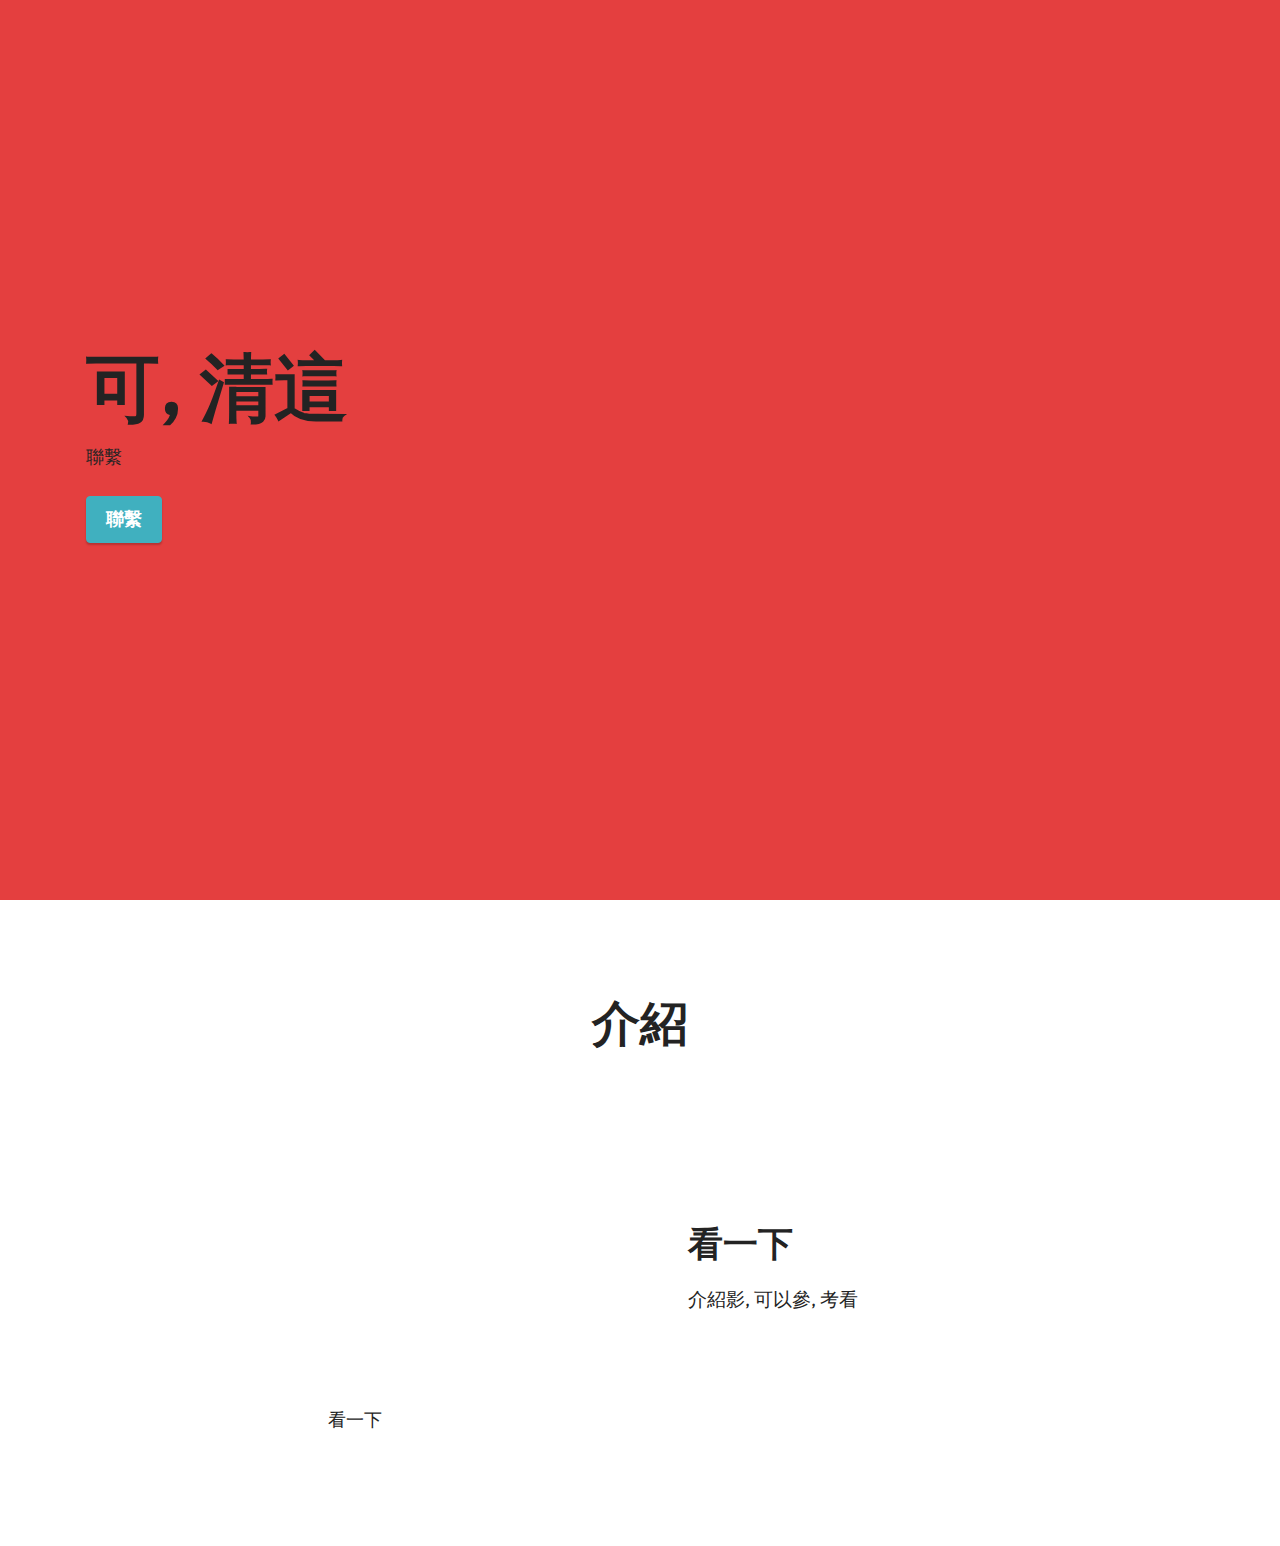
<file: kanpao/index.html>
<!DOCTYPE html>
<html  >
<head>
  <!-- Site made with Mobirise Website Builder v5.0.29, https://mobirise.com -->
  <meta charset="UTF-8">
  <meta http-equiv="X-UA-Compatible" content="IE=edge">
  <meta name="generator" content="Mobirise v5.0.29, mobirise.com">
  <meta name="viewport" content="width=device-width, initial-scale=1, minimum-scale=1">
  <link rel="shortcut icon" href="assets/images/logo5.png" type="image/x-icon">
  <meta name="description" content="">
  
  
  <title>Page 2</title>
  <link rel="stylesheet" href="assets/tether/tether.min.css">
  <link rel="stylesheet" href="assets/bootstrap/css/bootstrap.min.css">
  <link rel="stylesheet" href="assets/bootstrap/css/bootstrap-grid.min.css">
  <link rel="stylesheet" href="assets/bootstrap/css/bootstrap-reboot.min.css">
  <link rel="stylesheet" href="assets/theme/css/style.css">
  <link rel="preload" as="style" href="assets/mobirise/css/mbr-additional.css"><link rel="stylesheet" href="assets/mobirise/css/mbr-additional.css" type="text/css">
  
  
  
  
</head>
<body>
  
  <section class="header2 cid-s9AfZz0jNA mbr-fullscreen" id="header2-p">

    

    

    <div class="container">
        <div class="row">
            <div class="col-12 col-lg-8">
                <h1 class="mbr-section-title mbr-fonts-style mb-3 display-1"><strong>可, 清這</strong></h1>
                
                <p class="mbr-text mbr-fonts-style display-4">聯繫</p>
                <div class="mbr-section-btn mt-3"><a class="btn btn-success display-4" href="page2.html#video4-u">聯繫</a></div>
            </div>
        </div>
    </div>
</section>

<section class="engine"><a href="https://mobirise.info/g">build a website</a></section><section class="video4 cid-s9BptsNP5P" id="video4-u">
    
    <div class="container">
        <div class="title-wrapper mb-5">
            <h4 class="mbr-section-title mbr-fonts-style mb-0 display-2">
                <strong>介紹</strong></h4>
        </div>
        <div class="row align-items-center">
            <div class="col-12 col-lg-6 video-block">
                <div class="video-wrapper"><iframe class="mbr-embedded-video" src="https://www.youtube.com/embed/HujDEPAWboE?rel=0&amp;amp;showinfo=0&amp;autoplay=0&amp;loop=0" width="1280" height="720" frameborder="0" allowfullscreen></iframe></div>
                <p class="mbr-description pt-2 mbr-fonts-style display-4">
                    看一下</p>
            </div>
            <div class="col-12 col-lg">
                <div class="text-wrapper">
                    <h5 class="mbr-section-subtitle mbr-fonts-style mb-3 display-5">
                        <strong>看一下</strong>
                    </h5>
                    <p class="mbr-text mbr-fonts-style display-7">
                        介紹影, 可以參, 考看</p>
                </div>
            </div>
        </div>
    </div>
</section>


  <script src="assets/web/assets/jquery/jquery.min.js"></script>
  <script src="assets/popper/popper.min.js"></script>
  <script src="assets/tether/tether.min.js"></script>
  <script src="assets/bootstrap/js/bootstrap.min.js"></script>
  <script src="assets/smoothscroll/smooth-scroll.js"></script>
  <script src="assets/playervimeo/vimeo_player.js"></script>
  <script src="assets/theme/js/script.js"></script>
  
  
  
</body>
</html>
</file>
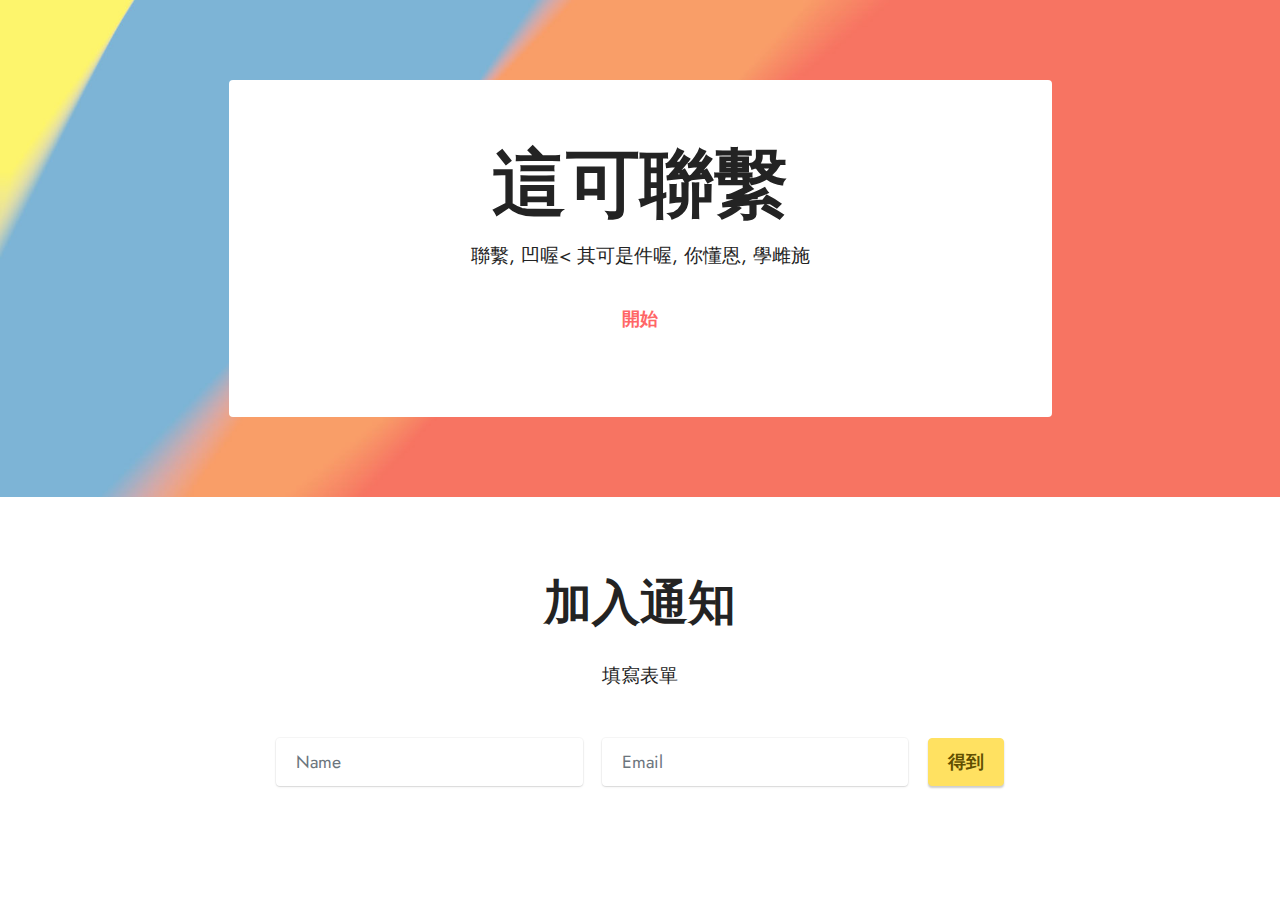
<file: kesiaw/index.html>
<!DOCTYPE html>
<html  >
<head>
  <!-- Site made with Mobirise Website Builder v5.0.29, https://mobirise.com -->
  <meta charset="UTF-8">
  <meta http-equiv="X-UA-Compatible" content="IE=edge">
  <meta name="generator" content="Mobirise v5.0.29, mobirise.com">
  <meta name="viewport" content="width=device-width, initial-scale=1, minimum-scale=1">
  <link rel="shortcut icon" href="assets/images/logo5.png" type="image/x-icon">
  <meta name="description" content="">
  
  
  <title>Home</title>
  <link rel="stylesheet" href="assets/tether/tether.min.css">
  <link rel="stylesheet" href="assets/bootstrap/css/bootstrap.min.css">
  <link rel="stylesheet" href="assets/bootstrap/css/bootstrap-grid.min.css">
  <link rel="stylesheet" href="assets/bootstrap/css/bootstrap-reboot.min.css">
  <link rel="stylesheet" href="assets/theme/css/style.css">
  <link rel="preload" as="style" href="assets/mobirise/css/mbr-additional.css"><link rel="stylesheet" href="assets/mobirise/css/mbr-additional.css" type="text/css">
  
  
  
  
</head>
<body>
  
  <section class="header12 cid-saooPjtzxW mbr-parallax-background" id="header12-0">

    

    <div class="mbr-overlay" style="opacity: 0.3; background-color: rgb(255, 255, 255);">
    </div>
    <div class="container">
        <div class="row justify-content-center">
            <div class="card col-12 col-md-12 col-lg-9">
                <div class="card-wrapper">
                    <div class="card-box align-center">
                        <h1 class="card-title mbr-fonts-style mb-3 display-1">
                            <strong>這可聯繫</strong></h1>
                        <p class="mbr-text mbr-fonts-style display-7">聯繫, 凹喔&lt; 其可是件喔, 你懂恩, 學雌施</p>
                        <div class="mbr-section-btn mt-3"><a class="btn btn-secondary-outline display-4" href="#top">開始</a></div>
                    </div>
                </div>
            </div>
        </div>
    </div>
</section>

<section class="engine"><a href="https://mobirise.info/q">responsive site templates</a></section><section class="form2 cid-saooQCI2CE" id="form2-1">

    

    
    <div class="align-center container">
        <div class="row justify-content-center">
            <div class="col-lg-8 mx-auto mbr-form" data-form-type="formoid">
                <form action="https://mobirise.eu/" method="POST" class="mbr-form form-with-styler" data-form-title="Form Name"><input type="hidden" name="email" data-form-email="true" value="fRGnlV4NvlPmCu2/vFsMfOHBea2g3Ocphmmwsy5SuVcjxQWf6XWXc9hn/lWgSotzVH/JNLUk6csmQ/3QHQ0GgHY8OfzBkGK4sKHEXHba1AJXKCk/b5sHz7yC9W7ObhRP">
                    <div class="">
                        <div hidden="hidden" data-form-alert="" class="alert alert-success col-12">Thanks for filling
                            out the form!</div>
                        <div hidden="hidden" data-form-alert-danger="" class="alert alert-danger col-12">Oops...! some
                            problem!</div>
                    </div>
                    <div class="dragArea row">
                        <div class="col-lg-12 col-md-12 col-sm-12">
                            <h1 class="mbr-section-title mb-4 display-2">
                                <strong>加入通知</strong></h1>
                        </div>
                        <div class="col-lg-12 col-md-12 col-sm-12">
                            <p class="mbr-text mbr-fonts-style mb-5 display-7">填寫表單</p>
                        </div>
                        <div class="col-lg col-md col-12 form-group" data-for="email">
                            <input type="text" name="name" placeholder="Name" data-form-field="name" class="form-control" id="name-form2-1">
                        </div>
                        <div class="col-lg col-md col-12 form-group" data-for="email">
                            <input type="email" name="email" placeholder="Email" data-form-field="email" class="form-control" id="email-form2-1">
                        </div>
                        <div class="mbr-section-btn col-md-auto col"><button type="submit" class="btn btn-warning display-4">得到</button></div>
                    </div>
                </form>
            </div>
        </div>
    </div>
</section>


  <script src="assets/web/assets/jquery/jquery.min.js"></script>
  <script src="assets/popper/popper.min.js"></script>
  <script src="assets/tether/tether.min.js"></script>
  <script src="assets/bootstrap/js/bootstrap.min.js"></script>
  <script src="assets/smoothscroll/smooth-scroll.js"></script>
  <script src="assets/parallax/jarallax.min.js"></script>
  <script src="assets/theme/js/script.js"></script>
  <script src="assets/formoid/formoid.min.js"></script>
  
  
  
</body>
</html>
</file>
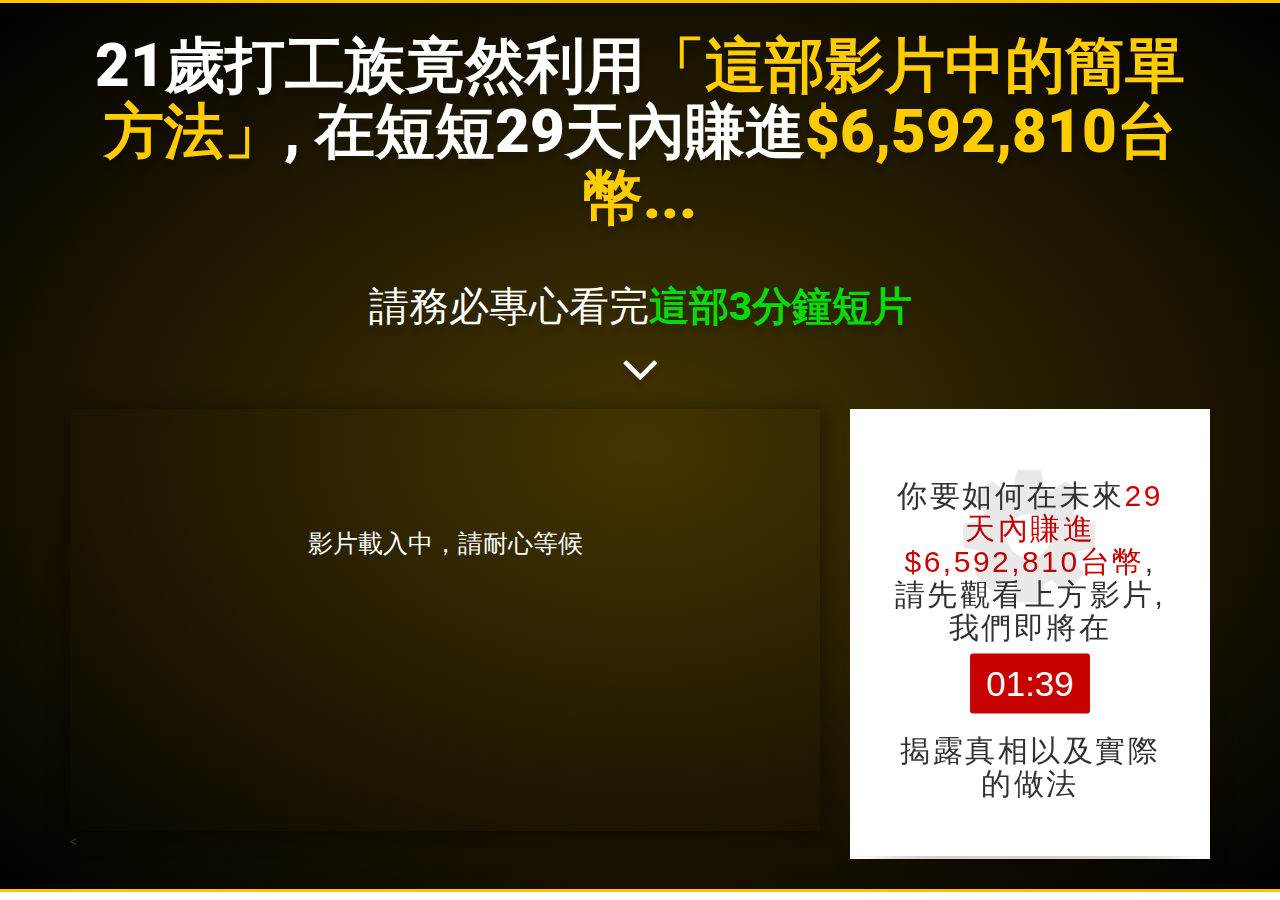
<file: kojao/index.html>
<html class="no-js" lang="en"><!--<![endif]-->
<head>
    <meta charset="UTF-8">
    <meta name="robots" content="noindex, nofollow">
    <meta name="viewport" content="width=device-width, initial-scale=1.0">
   
    <link rel="stylesheet" href="https://cdnjs.cloudflare.com/ajax/libs/font-awesome/4.7.0/css/font-awesome.min.css">
   <!-- <link rel="stylesheet" href="https://cdn.jsdelivr.net/npm/fork-awesome@1.1.7/css/fork-awesome.min.css" integrity="sha256-gsmEoJAws/Kd3CjuOQzLie5Q3yshhvmo7YNtBG7aaEY=" crossorigin="anonymous">-->
        <script src="https://cdnjs.cloudflare.com/ajax/libs/jquery/3.2.1/jquery.min.js"></script>
    <link rel="stylesheet" type="text/css" href="css/bootstrap.css">
    <link rel="stylesheet" type="text/css" href="css/main2.css">
  

    <style>
        #top-iframe {
            height: 340px;
            width: 100%;
        }

        @media (max-width: 479px) {
            #top-iframe {
                width: 100%;
            }
        }

        #top-iframe-3step {
            height: 285px;
            width: 100%;
        }
    </style>
    <title>點擊按鈕觀看完整紀錄</title>
                
</head>
<body>
 
<section class="section1 fe" id="top">

    <div class="container">
        <div class="row">
            <div class="col-sm-12 headline">

                <br>
                <h1>21歲打工族竟然利用<span style="color: #ffcc00">「這部影片中的簡單方法」</span>, 在短短29天內賺進<span style="color: #ffcc00">$6,592,810台幣...</span><h2><br>請務必專心看完<span style="color: #08d908; font-weight: 800;">這部3分鐘短片</span></h2></h1><h1><i class="fa fa-angle-down"></i></h1>
                
            
            </div>
        </div>


        <div class="row">
             <div class="col-md-8 col-sm-7">
 <style type="text/css">.video-container {
position: relative;
padding-bottom: 56.25%;
padding-top: -1px; height: 0; overflow: hidden;
box-shadow: 0px 4px 20.9px 3.1px rgba(0, 0, 0, 0.43);
}
.video-container iframe,
.video-container object,
.video-container embed {
position: absolute;
top: 0;
left: 0;
width: 100%;
height: 100%;
border:2px;
border-color: #ff0000;  
}
span.back_text {
  font-size: 25px;
color: #fff;
position: absolute;
left: 0;
right: 0;
text-align: center;
margin-top: 15%;
}
@media screen and (max-width: 768px) {
span.back_text {
font-size: 18px;
}
}
body {
  -webkit-user-select: none;
     -moz-user-select: -moz-none;
      -ms-user-select: none;
          user-select: none;
}</style>
  <span class="back_text">影片載入中，請耐心等候</span>
<div class="video-container">
<iframe class="" src="https://player.vimeo.com/video/458888949" webkitallowfullscreen="1" mozallowfullscreen="1" allowfullscreen="1"></iframe>
</div>

                <!-- Modal Popup Button-->

                <!-- /Modal Popup Button-->



             <!-- Modal HTML Code   -->
                <
             <!-- /Modal HTML Code   -->

            
                <!-- Modal Popup Button-->

                <!-- /Modal Popup Button-->





            </div>
         <div class="col-lg-4 col-md-4">
                    <div class="registerForm registerFormHome">
                        <div class="formOverlay">
                            <div class="formCountdown">
                                <div class="spinner">
                                    <i class="fa fa-cog fa-spin"></i>
                                </div>
                                <h2>你要如何在未來<span style="color: #cc0000">29天內賺進$6,592,810台幣</span>, 請先觀看上方影片, 我們即將在</h2>
                                <div class="countdown">
                                </div>
                               <h2>揭露真相以及實際的做法</h2>
                            </div>
                        </div>
                    
                        <form method="post" class="optin">
                         
                            <h2><h3><span style="color: #fff">若你想從今天開始, 每天都擁有<span style="color: #ffcc00">$308,492台幣的被動收入</span><br> <br>請點此按鈕觀看<span style="color: #ffcc00">15分鐘示範影片</span>, 這部影片將揭露實際方法以及完整示範</h3></h2>
                             <!--<h2><span style="color: #fff">15分鐘完整紀錄片不公開撥放, 並且<span style="color: #ffcc00">僅開放100人觀看</span><br> <br><h3>請點擊此按鈕, 我們會立刻把<span style="color: #ffcc00">15分鐘完整影片</span>傳到你的Messenger</h3></h2>-->
                                        <br> 
                             <a href="https://bit.ly/2Fz5b99" target="_blank" class="animated-button1">
  <span></span>
  <span></span>
  <span></span>
  <span></span>
 立刻觀看15分鐘示範影片 <i class="fa fa-angle-double-right"></i>
</a>
                        </form>
                    </div>
                </div>
            </div>
        </div>
    </div>
</section>


 <!-- frequently asked questions start -->
 
    <!-- frequently asked questions end -->

    <script src="js/jquery.countdown.min.js"></script>
    <script>
        function initCountdownTime() {
            var secondsCount = 0;
            var startTime = (new Date(new Date().valueOf() + 99* 1000)).getTime();
            $('.countdown').countdown(startTime).on('update.countdown', function (event) {
                $(this).text(event.strftime('%M:%S'));
                secondsCount = secondsCount + 0.5;
                if (secondsCount == 15) {
                    $('.formCountdown p').text("... Preparing your account ...");
                } else if (secondsCount == 30) {
                    $('.formCountdown p').text("... Preparing your account ...");
                } else if (secondsCount == 45) {
                    $('.formCountdown p').text("... Almost ready ...");
                }
            }).on('finish.countdown', function (event) {
                $('.formOverlay').fadeOut(250, function () {
                    $('.formOverlay').hide();
                });
            });
        }
        initCountdownTime();
    </script>

</body>

</html>
</file>
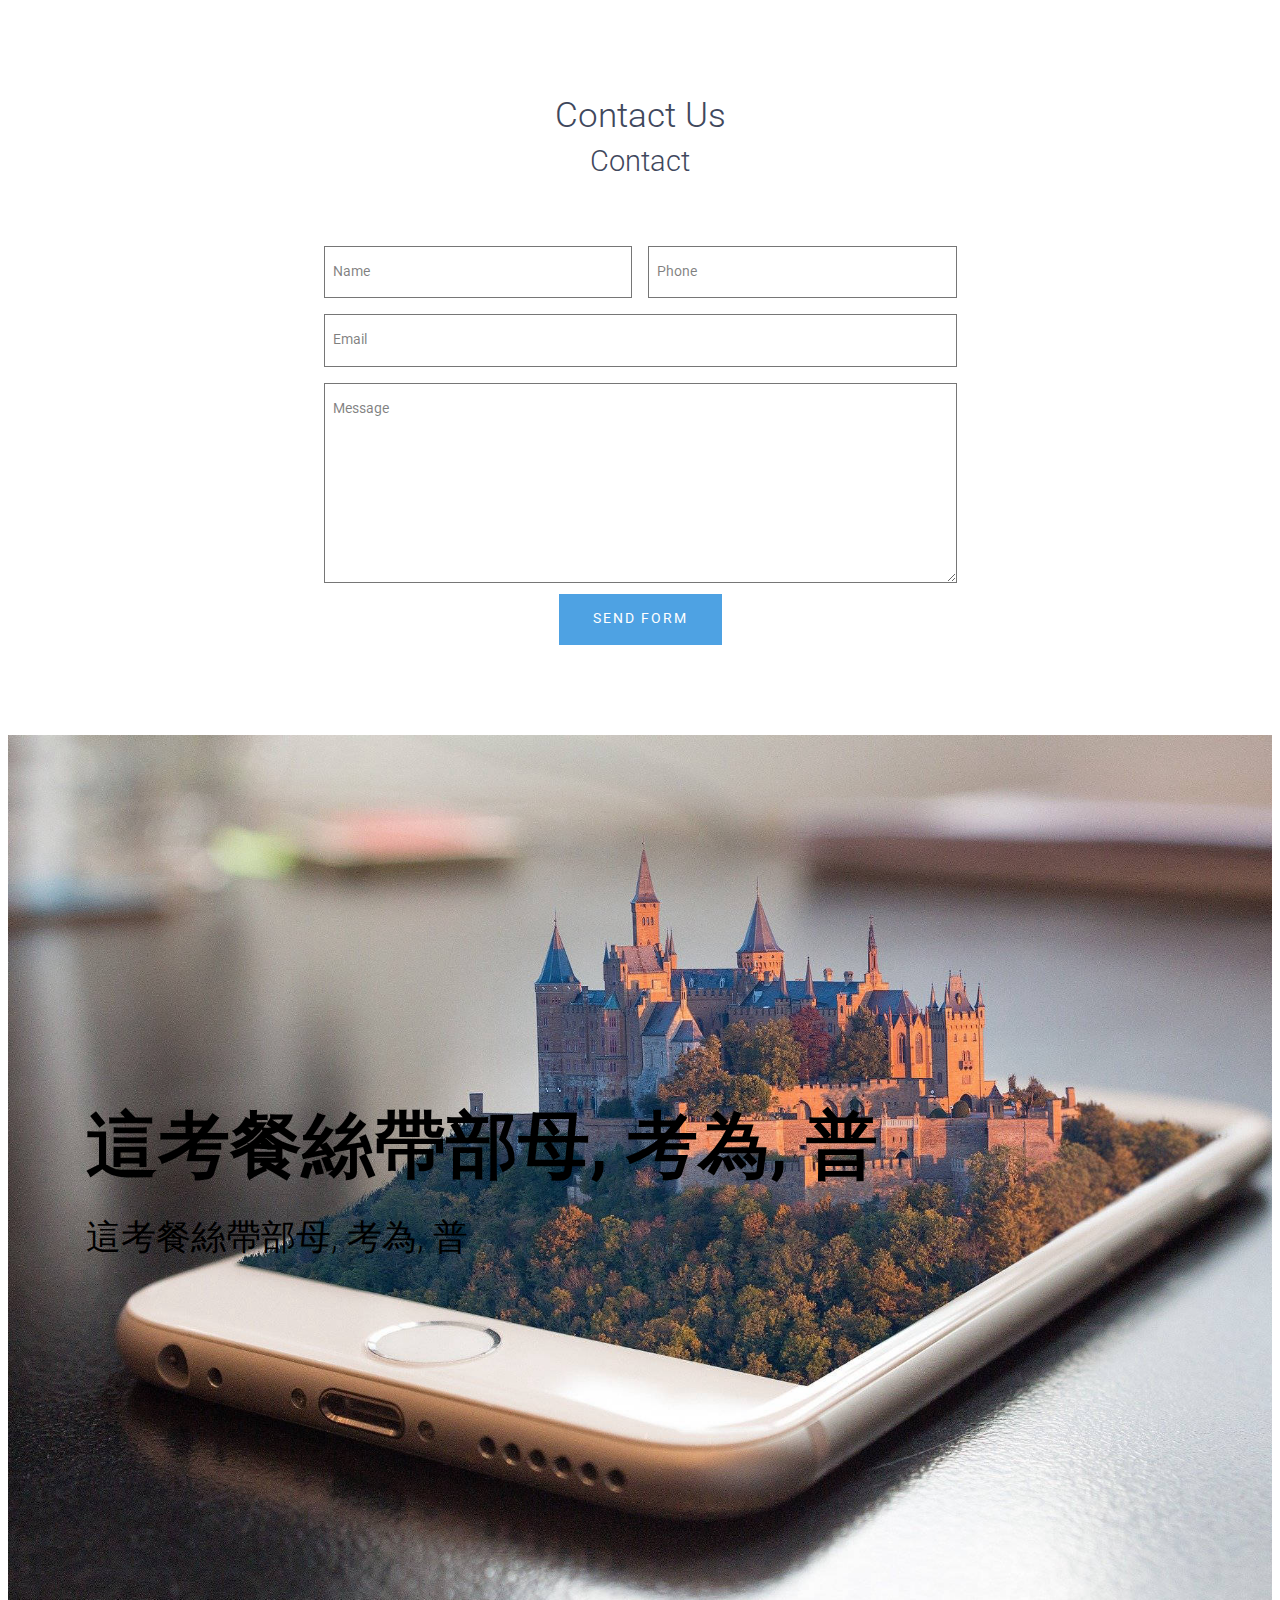
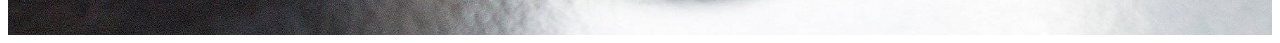
<file: lccta/index.html>
<!DOCTYPE html>
<html amp >
<head>
  <!-- Site made with Mobirise Website Builder v5.0.29, https://mobirise.com -->
  <meta charset="UTF-8">
  <meta http-equiv="X-UA-Compatible" content="IE=edge">
  <meta name="generator" content="Mobirise v5.0.29, mobirise.com">
  <meta name="viewport" content="width=device-width, initial-scale=1, minimum-scale=1">
  <link rel="shortcut icon" href="assets/images/logo5.png" type="image/x-icon">
  <meta name="description" content="">
  <meta name="amp-script-src" content="">
  
  <title>Home</title>
  
<link rel="canonical" href="./">
 <style amp-boilerplate>body{-webkit-animation:-amp-start 8s steps(1,end) 0s 1 normal both;-moz-animation:-amp-start 8s steps(1,end) 0s 1 normal both;-ms-animation:-amp-start 8s steps(1,end) 0s 1 normal both;animation:-amp-start 8s steps(1,end) 0s 1 normal both}@-webkit-keyframes -amp-start{from{visibility:hidden}to{visibility:visible}}@-moz-keyframes -amp-start{from{visibility:hidden}to{visibility:visible}}@-ms-keyframes -amp-start{from{visibility:hidden}to{visibility:visible}}@-o-keyframes -amp-start{from{visibility:hidden}to{visibility:visible}}@keyframes -amp-start{from{visibility:hidden}to{visibility:visible}}</style>
<noscript><style amp-boilerplate>body{-webkit-animation:none;-moz-animation:none;-ms-animation:none;animation:none}</style></noscript>
<link href="https://fonts.googleapis.com/css?family=Roboto:100,100i,300,300i,400,400i,500,500i,700,700i,900,900i&subset=cyrillic&display=swap" rel="stylesheet">
 
 <style amp-custom> 
div,span,h1,h2,h3,h4,h5,h6,p,blockquote,a,ol,ul,li,figcaption,textarea,input{font: inherit;}*{-webkit-box-sizing: border-box;box-sizing: border-box;outline: none;}*:focus{outline: none;}body{position: relative;font-style: normal;line-height: 1;color: #3f485d;}section{background-color: #eeeeee;background-position: 50% 50%;background-repeat: no-repeat;background-size: cover;overflow: hidden;padding: 30px 0;}h1,h2,h3,h4,h5,h6{margin: 0;padding: 0;}p,li,blockquote{letter-spacing: 0.5px;line-height: 1.7;}ul,ol,blockquote,p{margin-bottom: 0;margin-top: 0;}a{cursor: pointer;}a,a:hover{text-decoration: none;}a.mbr-iconfont:hover{text-decoration: none;}h1,h2,h3,h4,h5,h6,.display-1,.display-2,.display-4,.display-5,.display-7{word-break: break-word;word-wrap: break-word;}b,strong{font-weight: bold;}blockquote{padding: 10px 0 10px 20px;position: relative;border-left: 3px solid;}input:-webkit-autofill,input:-webkit-autofill:hover,input:-webkit-autofill:focus,input:-webkit-autofill:active{-webkit-transition-delay: 9999s;transition-delay: 9999s;-webkit-transition-property: background-color,color;-o-transition-property: background-color,color;transition-property: background-color,color;}html,body{height: auto;min-height: 100vh;}.mbr-section-title{margin: 0;padding: 0;font-style: normal;line-height: 1.2;width: 100%;}.mbr-section-subtitle{line-height: 1.3;width: 100%;}.mbr-text{font-style: normal;line-height: 1.6;width: 100%;}.mbr-white{color: #ffffff;}.mbr-black{color: #000000;}.align-left{text-align: left;}.align-left .list-item{justify-content: flex-start;}.align-center{text-align: center;}.align-center .list-item{justify-content: center;}.align-right{text-align: right;}.align-right .list-item{justify-content: flex-end;}@media (max-width: 767px){.align-left,.align-center,.align-right{text-align: center;}.align-left .list-item,.align-center .list-item,.align-right .list-item{justify-content: center;}}.mbr-light{font-weight: 300;}.mbr-regular{font-weight: 400;}.mbr-semibold{font-weight: 500;}.mbr-bold{font-weight: 700;}.icons-list a{margin: 0 1rem 0 0;}.icons-list a:last-child{margin: 0;}.mbr-figure{align-self: center;}.hidden{visibility: hidden;}.super-hide{display: none;}.inactive{-webkit-user-select: none;-moz-user-select: none;-ms-user-select: none;user-select: none;pointer-events: none;-webkit-user-drag: none;user-drag: none;}.mbr-overlay{position: absolute;bottom: 0;left: 0;right: 0;top: 0;z-index: 0;}.map-placeholder{display: none;}.google-map,.google-map iframe{position: relative;width: 100%;height: 400px;}amp-img{width: 100%;}amp-img img{max-height: 100%;max-width: 100%;}img.mbr-temp{width: 100%;}.rounded{border-radius: 50%;}.is-builder .nodisplay + img[async],.is-builder .nodisplay + img[decoding="async"],.is-builder amp-img > a + img[async],.is-builder amp-img > a + img[decoding="async"]{display: none;}html:not(.is-builder) amp-img > a{position: absolute;top: 0;bottom: 0;left: 0;right: 0;z-index: 1;}.is-builder .temp-amp-sizer{position: absolute;}.is-builder amp-youtube .temp-amp-sizer,.is-builder amp-vimeo .temp-amp-sizer{position: static;}.mobirise-spinner{position: absolute;top: 50%;left: 40%;margin-left: 10%;-webkit-transform: translate3d(-50%,-50%,0);z-index: 4;}.mobirise-spinner em{width: 24px;height: 24px;background: #3ac;border-radius: 100%;display: inline-block;-webkit-animation: slide 1s infinite;}.mobirise-spinner em:nth-child(1){-webkit-animation-delay: 0.1s;}.mobirise-spinner em:nth-child(2){-webkit-animation-delay: 0.2s;}.mobirise-spinner em:nth-child(3){-webkit-animation-delay: 0.3s;}@-moz-keyframes slide{0%{-webkit-transform: scale(1);}50%{opacity: 0.3;-webkit-transform: scale(2);}100%{-webkit-transform: scale(1);}}@-webkit-keyframes slide{0%{-webkit-transform: scale(1);}50%{opacity: 0.3;-webkit-transform: scale(2);}100%{-webkit-transform: scale(1);}}@-o-keyframes slide{0%{-webkit-transform: scale(1);}50%{opacity: 0.3;-webkit-transform: scale(2);}100%{-webkit-transform: scale(1);}}@keyframes slide{0%{-webkit-transform: scale(1);}50%{opacity: 0.3;-webkit-transform: scale(2);}100%{-webkit-transform: scale(1);}}.mobirise-loader .amp-active > div{display: none;}.iconfont-wrapper{display: inline-block;}.mbr-flex{display: flex;}.flex-wrap{flex-wrap: wrap;}.mbr-jc-s{justify-content: flex-start;}.mbr-jc-c{justify-content: center;}.mbr-jc-e{justify-content: flex-end;}.mbr-row-reverse{flex-direction: row-reverse;}.mbr-column{flex-direction: column;}amp-img,img{height: 100%;width: 100%;}.hidden-slide{display: none;}.visible-slide{display: flex;}section,.container,.container-fluid{position: relative;word-wrap: break-word;}.mbr-fullscreen .mbr-overlay{min-height: 100vh;}.mbr-fullscreen{display: flex;align-items: center;height: 100vh;min-height: 100vh;padding: 3rem 0;}.container{padding: 0 1rem;width: 100%;margin-right: auto;margin-left: auto;}@media (max-width: 767px){.container{max-width: 540px;}} @media (min-width: 768px){.container{max-width: 720px;}} @media (min-width: 992px){.container{max-width: 960px;}} @media (min-width: 1200px){.container{max-width: 1140px;}}.container-fluid{width: 100%;padding: 0 1rem;}.btn{position: relative;font-weight: 400;margin: 0.4rem 0.5rem;border: 2px solid;font-style: normal;white-space: normal;transition: all 0.3s ease-in-out,box-shadow 2s ease-in-out,-webkit-box-shadow 2s ease-in-out;display: inline-flex;align-items: center;justify-content: center;word-break: break-word;line-height: 1;letter-spacing: 2px;}.btn-form{padding: 1rem 2rem;}.btn-form:hover{cursor: pointer;}.btn{padding: 1rem 2rem;border-radius: 0px;}.btn-sm{padding: 0.6rem 0.8rem;border-radius: 0px;}.btn-md{padding: 1rem 2rem;border-radius: 0px;}.btn-lg{padding: 1.2rem 3.2rem;border-radius: 0px;}form .btn,form .mbr-section-btn{margin: 0;}.note-popover .btn:after{display: none;}.mbr-section-btn{margin: 0 -0.25rem;font-size: 0;}nav .mbr-section-btn{margin-left: 0rem;margin-right: 0rem;}.btn .mbr-iconfont,.btn.btn-md .mbr-iconfont{cursor: pointer;margin: 0 0.8rem 0 0;}.btn-sm .mbr-iconfont{margin: 0 0.5rem 0 0;}[type="submit"]{-webkit-appearance: none;}section.menu{min-height: 70px;overflow: visible;padding: 0;}.menu-container{display: flex;-webkit-box-pack: justify;-ms-flex-pack: justify;justify-content: space-between;align-items: center;min-height: 70px;}@media (max-width: 991px){.menu-container{max-width: 100%;padding: 0.5rem 1rem;}} @media (max-width: 767px){.menu-container{padding: 0.5rem 1rem;}}.navbar{z-index: 100;width: 100%;position: absolute;}.navbar-fixed-top{position: fixed;top: 0;}.navbar-brand{display: flex;align-items: center;word-break: break-word;z-index: 1;}.navbar-logo{margin: 0 0.8rem 0 0;}@media (max-width: 767px){.navbar-logo amp-img{max-height: 35px;max-width: 35px;}}.navbar-caption-wrap{display: flex;}.navbar .navbar-collapse{display: flex;-ms-flex-preferred-size: auto;flex-basis: auto;align-items: center;justify-content: flex-end;}@media (max-width: 991px){.navbar .navbar-collapse{display: none;position: absolute;top: 0;right: 0;height: 100vh;overflow-y: auto;padding: 70px 2rem 1rem;z-index: 1;}}@media (max-width: 991px){.navbar.opened .navbar-collapse.show,.navbar.opened .navbar-collapse.collapsing{display: block;}.is-builder .navbar-collapse{position: fixed;}}.navbar-nav{list-style-type: none;display: flex;flex-wrap: wrap;padding-left: 0;min-width: 10rem;}@media (max-width: 991px){.navbar-nav{flex-direction: column;}} .navbar-nav .mbr-iconfont{margin: 0 0.2rem 0 0;}.nav-item{word-break: break-all;}.nav-link{display: flex;align-items: center;justify-content: center;}.nav-link,.navbar-caption{transition: all 0.2s;letter-spacing: 1px;}.nav-dropdown .dropdown-menu{min-width: 10rem;position: absolute;left: 0;padding: 1.25rem 0;}.nav-dropdown .dropdown-menu .dropdown-item{line-height: 2;display: flex;justify-content: center;align-items: center;padding: 0.25rem 1.5rem;white-space: nowrap;}.nav-dropdown .dropdown-menu .dropdown{position: relative;}.dropdown-menu .dropdown:hover > .dropdown-menu{opacity: 1;pointer-events: all;}.nav-dropdown .dropdown-submenu{top: 0;left: 100%;margin: 0;}.nav-item.dropdown{position: relative;}.nav-item.dropdown .dropdown-menu{opacity: 0;pointer-events: none;}.nav-item.dropdown:hover > .dropdown-menu{opacity: 1;pointer-events: all;}.link.dropdown-toggle:after{content: "";margin-left: 0.25rem;border-top: 0.35em solid;border-right: 0.35em solid transparent;border-left: 0.35em solid transparent;border-bottom: 0;}.navbar .dropdown.open > .dropdown-menu{display: block;}@media (max-width: 991px){.is-builder .nav-dropdown .dropdown-menu{position: relative;}.nav-dropdown .dropdown-submenu{left: 0;}.nav-dropdown .dropdown-menu .dropdown-item{padding: 0.25rem 1.5rem;margin: 0;justify-content: center;}.nav-dropdown .dropdown-menu .dropdown-item:after{right: auto;}.navbar.opened .dropdown-menu{top: 0;}.dropdown-toggle[data-toggle="dropdown-submenu"]:after{content: "";margin-left: 0.25rem;border-top: 0.35em solid;border-right: 0.35em solid transparent;border-left: 0.35em solid transparent;border-bottom: 0;top: 55%;}}.navbar-buttons{display: flex;flex-wrap: wrap;align-items: center;justify-content: center;}@media (max-width: 991px){.navbar-buttons{flex-direction: column;}}.menu-social-list{display: flex;align-items: center;justify-content: center;flex-wrap: wrap;}.menu-social-list a{margin: 0 0.5rem;}.menu-social-list a span{font-size: 1.5rem;}button.navbar-toggler{position: absolute;right: 20px;top: 25px;width: 31px;height: 20px;cursor: pointer;transition: all .2s;-ms-flex-item-align: center;-ms-grid-row-align: center;align-self: center;}.hamburger span{position: absolute;right: 0;width: 30px;height: 2px;border-right: 5px;}.hamburger span:nth-child(1){top: 0;transition: all .2s;}.hamburger span:nth-child(2){top: 8px;transition: all .15s;}.hamburger span:nth-child(3){top: 8px;transition: all .15s;}.hamburger span:nth-child(4){top: 16px;transition: all .2s;}nav.opened .navbar-toggler:not(.hide) .hamburger span:nth-child(4),nav.opened .navbar-toggler:not(.hide) .hamburger span:nth-child(1){top: 8px;width: 0;opacity: 0;right: 50%;transition: all .2s;}nav.opened .navbar-toggler:not(.hide) .hamburger span:nth-child(2){transform: rotate(-45deg);transition: all .25s;}nav.opened .navbar-toggler:not(.hide) .hamburger span:nth-child(3){transform: rotate(45deg);transition: all .25s;}.ampstart-btn.hamburger{position: absolute;top: 25px;right: 20px;margin-left: auto;height: 20px;width: 30px;background: none;border: none;cursor: pointer;z-index: 1000;}@media (min-width: 992px){.ampstart-btn,amp-sidebar{display: none;}.dropdown-menu .dropdown-toggle:after{content: "";border-bottom: 0.35em solid transparent;border-left: 0.35em solid;border-right: 0;border-top: 0.35em solid transparent;margin-left: 0.3rem;margin-top: -0.3077em;position: absolute;right: 1.1538em;top: 50%;}}.close-sidebar{width: 30px;height: 30px;position: relative;cursor: pointer;background-color: transparent;border: none;}.close-sidebar span{position: absolute;left: 0;width: 30px;height: 2px;border-right: 5px;top: 14px;}.close-sidebar span:nth-child(1){transform: rotate(-45deg);}.close-sidebar span:nth-child(2){transform: rotate(45deg);}.builder-sidebar{position: relative;height: 100vh;overflow-y: auto;min-width: 10rem;z-index: 1030;padding: 1rem 2rem;max-width: 20rem;}.builder-sidebar .dropdown:hover > .dropdown-menu{position: relative;text-align: center;}section.sidebar-open:before{content: '';position: fixed;top: 0;bottom: 0;right: 0;left: 0;background-color: rgba(0,0,0,0.2);z-index: 1040;}.is-builder section.horizontal-menu .ampstart-btn{display: none;}.is-builder section.horizontal-menu .dropdown-menu{z-index: auto;opacity: 1;pointer-events: auto;}.is-builder .menu{overflow: visible;}#sidebar{background-color: transparent;}.card-title{margin: 0;}.card{position: relative;background-color: transparent;border: none;border-radius: 0;width: 100%;padding: 0 1rem;}@media (max-width: 767px){.card:not(.last-child){padding-bottom: 30px;}} .card .card-img{width: auto;border-radius: 0;}.card .card-wrapper{height: 100%;}@media (max-width: 767px){.card .card-wrapper{flex-direction: column;}} .card img{height: 100%;-o-object-fit: cover;object-fit: cover;-o-object-position: center;object-position: center;}.card-inner,.items-list{display: flex;flex-direction: column;}.items-list{list-style-type: none;padding: 0;}.items-list .list-item{padding: 1rem 2rem;}.card-head{padding: 1.5rem 2rem;}.card-price-wrap{padding: 1rem 2rem;}.card-button{padding: 1rem;margin: 0;}.timeline-wrap{position: relative;}.timeline-wrap .iconBackground{position: absolute;left: 50%;width: 20px;height: 20px;line-height: 30px;text-align: center;border-radius: 50%;font-size: 30px;display: inline-block;background-color: #000000;top: 20px;margin: 0 0 0 -10px;}@media (max-width: 767px){.timeline-wrap .iconBackground{left: 0;}}.separline{position: relative;}@media (max-width: 767px){.separline:not(.last-child){padding-bottom: 2rem;}} .separline:before{position: absolute;content: "";width: 2px;background-color: #000000;left: calc(50% - 1px);height: calc(100% - 20px);top: 40px;}@media (max-width: 767px){.separline:before{left: 0;}}.gallery-img-wrap{position: relative;height: 100%;}.gallery-img-wrap:hover{cursor: pointer;}.gallery-img-wrap:hover .icon-wrap,.gallery-img-wrap:hover .caption-on-hover{opacity: 1;}.gallery-img-wrap:hover:after{opacity: .5;}.gallery-img-wrap amp-img{height: 100%;}.gallery-img-wrap:after{content: "";position: absolute;top: 0;bottom: 0;left: 0;right: 0;background: #000;opacity: 0;transition: opacity 0.2s;pointer-events: none;}.gallery-img-wrap .icon-wrap,.gallery-img-wrap .img-caption{z-index: 3;pointer-events: none;position: absolute;}.gallery-img-wrap .icon-wrap,.gallery-img-wrap .caption-on-hover{opacity: 0;transition: opacity 0.2s;}.gallery-img-wrap .icon-wrap{left: 50%;top: 50%;transform: translate(-50%,-50%);background-color: #fff;padding: .5rem;border-radius: 50%;}.gallery-img-wrap .amp-iconfont{color: #000;font-size: 1rem;width: 1rem;display: block;}.gallery-img-wrap .img-caption{left: 0;right: 0;}.gallery-img-wrap .img-caption.caption-top{top: 0;}.gallery-img-wrap .img-caption.caption-bottom{bottom: 0;}.gallery-img-wrap .img-caption:not(.caption-on-hover):after{content: "";position: absolute;top: 0;left: 0;right: 0;height: 100%;transition: opacity 0.2s;z-index: -1;pointer-events: none;}@media (max-width: 767px){.gallery-img-wrap:after,.gallery-img-wrap:hover:after,.gallery-img-wrap .icon-wrap{display: none;}.gallery-img-wrap .caption-on-hover{opacity: 1;}}.is-builder .gallery-img-wrap .icon-wrap,.is-builder .gallery-img-wrap .img-caption > *{pointer-events: all;}.amp-carousel-button,.dots-wrapper .dots span{transition: all 0.4s;cursor: pointer;outline: none;}.amp-carousel-button{width: 50px;height: 50px;border-radius: 50%;}.dots-wrapper .dots{display: inline-block;margin: 4px 8px;}.dots-wrapper .dots span{display: block;border-radius: 12px;height: 24px;width: 24px;background-color: #ffffff;border: 10px solid #cccccc;opacity: 0.5;}.dots-wrapper .dots span.current{width: 40px;}.dots-wrapper .dots span:hover,.dots-wrapper .dots span.current{opacity: 1;}.amp-carousel-button-next:after{right: 1rem;}.amp-carousel-button-prev:after{left: 1rem;}button.btn-img{cursor: pointer;}.is-builder .preview button.btn-img{opacity: 0.5;position: relative;pointer-events: none;}amp-image-lightbox,.lightbox{background: rgba(0,0,0,0.8);display: flex;flex-wrap: wrap;align-items: center;justify-content: center;width: 100%;height: 100%;overflow: auto;}amp-image-lightbox a.control,.lightbox a.control{position: absolute;cursor: default;top: 0;right: 0;}amp-image-lightbox .close,.lightbox .close{background: none;border: none;position: absolute;top: 16px;right: 16px;height: 32px;width: 32px;cursor: pointer;z-index: 1000;}amp-image-lightbox .close:before,amp-image-lightbox .close:after,.lightbox .close:before,.lightbox .close:after{position: absolute;top: 0;right: 16px;content: ' ';height: 32px;width: 2px;background-color: #fff;}amp-image-lightbox .close:before,.lightbox .close:before{transform: rotate(45deg);}amp-image-lightbox .close:after,.lightbox .close:after{transform: rotate(-45deg);}amp-image-lightbox .video-block,.lightbox .video-block{width: 100%;}div[submit-success] > *,div[submit-error] > *{padding: 15px;margin-bottom: 1rem;}.form-block{z-index: 1;background-color: transparent;padding: 30px;position: relative;overflow: hidden;}.form-block .mbr-overlay{z-index: -1;}@media (max-width: 991px){.form-block{padding: 15px;}}form input,form textarea,form select{padding: 15px 0.5rem;line-height: 1.45;width: 100%;background: #ffffff;border-width: 1px;border-style: solid;border-color: #767676;border-radius: 0;color: #000000;}form input[type="checkbox"],form input[type="radio"]{border: none;background: none;width: auto;}form .field{padding-bottom: 0.5rem;padding-top: 0.5rem;}form textarea.field-input{height: 200px;}form .fieldset{display: flex;justify-content: center;flex-wrap: wrap;align-items: center;}textarea[type="hidden"]{display: none;}.form-check{margin-bottom: 0;}.form-check-label{padding-left: 0;}.form-check-input{position: relative;margin: 4px;}.form-check-inline{display: inline-flex;align-items: center;padding-left: 0;margin-right: .75rem;}.mbr-row,.mbr-form-row{display: -webkit-box;display: -ms-flexbox;display: flex;-ms-flex-wrap: wrap;flex-wrap: wrap;margin-left: -1rem;margin-right: -1rem;}.mbr-form-row{margin-left: -0.5rem;margin-right: -0.5rem;}.mbr-form-row > [class*="mbr-col"]{padding-left: 0.5rem;padding-right: 0.5rem;}@media (max-width: 767px){.mbr-col,.mbr-col-auto{padding-right: 1rem;padding-left: 1rem;}.mbr-col-sm-12{-ms-flex: 0 0 100%;-webkit-box-flex: 0;flex: 0 0 100%;max-width: 100%;padding-right: 1rem;padding-left: 1rem;}}@media (min-width: 768px){.mbr-col,.mbr-col-auto{padding-right: 1rem;padding-left: 1rem;}.mbr-col-md-2{-ms-flex: 0 0 16.6666666667%;-webkit-box-flex: 0;flex: 0 0 16.6666666667%;max-width: 16.6666666667%;padding-right: 1rem;padding-left: 1rem;}.mbr-col-md-3{-ms-flex: 0 0 25%;-webkit-box-flex: 0;flex: 0 0 25%;max-width: 25%;padding-right: 1rem;padding-left: 1rem;}.mbr-col-md-4{-ms-flex: 0 0 33.3333333333%;-webkit-box-flex: 0;flex: 0 0 33.3333333333%;max-width: 33.3333333333%;padding-right: 1rem;padding-left: 1rem;}.mbr-col-md-5{-ms-flex: 0 0 41.6666666667%;-webkit-box-flex: 0;flex: 0 0 41.6666666667%;max-width: 41.6666666667%;padding-right: 1rem;padding-left: 1rem;}.mbr-col-md-6{-ms-flex: 0 0 50%;-webkit-box-flex: 0;flex: 0 0 50%;max-width: 50%;padding-right: 1rem;padding-left: 1rem;}.mbr-col-md-7{-ms-flex: 0 0 58.3333333333%;-webkit-box-flex: 0;flex: 0 0 58.3333333333%;max-width: 58.3333333333%;padding-right: 1rem;padding-left: 1rem;}.mbr-col-md-8{-ms-flex: 0 0 66.6666666667%;-webkit-box-flex: 0;flex: 0 0 66.6666666667%;max-width: 66.6666666667%;padding-right: 1rem;padding-left: 1rem;}.mbr-col-md-10{-ms-flex: 0 0 83.3333333333%;-webkit-box-flex: 0;flex: 0 0 83.3333333333%;max-width: 83.3333333333%;padding-right: 1rem;padding-left: 1rem;}.mbr-col-md-12{-ms-flex: 0 0 100%;-webkit-box-flex: 0;flex: 0 0 100%;max-width: 100%;padding-right: 1rem;padding-left: 1rem;}}.mbr-col{-ms-flex: 1 1 auto;-webkit-box-flex: 1;flex: 1 1 auto;max-width: 100%;}.mbr-col-auto{-ms-flex: 0 0 auto;flex: 0 0 auto;width: auto;}@media (min-width: 992px){.mbr-col,.mbr-col-auto{padding-right: 1rem;padding-left: 1rem;}.mbr-col-lg-2{-ms-flex: 0 0 16.6666666667%;-webkit-box-flex: 0;flex: 0 0 16.6666666667%;max-width: 16.6666666667%;padding-right: 1rem;padding-left: 1rem;}.mbr-col-lg-3{-ms-flex: 0 0 25%;-webkit-box-flex: 0;flex: 0 0 25%;max-width: 25%;padding-right: 1rem;padding-left: 1rem;}.mbr-col-lg-4{-ms-flex: 0 0 33.3333333333%;-webkit-box-flex: 0;flex: 0 0 33.3333333333%;max-width: 33.3333333333%;padding-right: 1rem;padding-left: 1rem;}.mbr-col-lg-5{-ms-flex: 0 0 41.6666666667%;-webkit-box-flex: 0;flex: 0 0 41.6666666667%;max-width: 41.6666666667%;padding-right: 1rem;padding-left: 1rem;}.mbr-col-lg-6{-ms-flex: 0 0 50%;-webkit-box-flex: 0;flex: 0 0 50%;max-width: 50%;padding-right: 1rem;padding-left: 1rem;}.mbr-col-lg-7{-ms-flex: 0 0 58.3333333333%;-webkit-box-flex: 0;flex: 0 0 58.3333333333%;max-width: 58.3333333333%;padding-right: 1rem;padding-left: 1rem;}.mbr-col-lg-8{-ms-flex: 0 0 66.6666666667%;-webkit-box-flex: 0;flex: 0 0 66.6666666667%;max-width: 66.6666666667%;padding-right: 1rem;padding-left: 1rem;}.mbr-col-lg-9{-ms-flex: 0 0 75%;-webkit-box-flex: 0;flex: 0 0 75%;max-width: 75%;padding-right: 1rem;padding-left: 1rem;}.mbr-col-lg-10{-ms-flex: 0 0 83.3333333333%;-webkit-box-flex: 0;flex: 0 0 83.3333333333%;max-width: 83.3333333333%;padding-right: 1rem;padding-left: 1rem;}.mbr-col-lg-12{-ms-flex: 0 0 100%;-webkit-box-flex: 0;flex: 0 0 100%;max-width: 100%;padding-right: 1rem;padding-left: 1rem;}}@media (min-width: 992px){.lg-pb{padding-bottom: 3rem;}}@media (max-width: 991px){.md-pb{padding-bottom: 3rem;}}.mbr-pt-1,.mbr-py-1{padding-top: 10px;}.mbr-pb-1,.mbr-py-1{padding-bottom: 10px;}.mbr-px-1{padding-left: 10px;padding-right: 10px;}.mbr-p-1{padding: 10px;}.mbr-pt-2,.mbr-py-2{padding-top: 1rem;}.mbr-pb-2,.mbr-py-2{padding-bottom: 1rem;}.mbr-px-2{padding-left: 1rem;padding-right: 1rem;}.mbr-p-2{padding: 1rem;}.mbr-pt-3,.mbr-py-3{padding-top: 25px;}.mbr-pb-3,.mbr-py-3{padding-bottom: 25px;}.mbr-px-3{padding-left: 25px;padding-right: 25px;}.mbr-p-3{padding: 25px;}.mbr-pt-4,.mbr-py-4{padding-top: 2rem;}.mbr-pb-4,.mbr-py-4{padding-bottom: 2rem;}.mbr-px-4{padding-left: 2rem;padding-right: 2rem;}.mbr-p-4{padding: 2rem;}.mbr-pt-5,.mbr-py-5{padding-top: 3rem;}.mbr-pb-5,.mbr-py-5{padding-bottom: 3rem;}.mbr-px-5{padding-left: 3rem;padding-right: 3rem;}.mbr-p-5{padding: 3rem;}@media (max-width: 991px){.mbr-py-4,.mbr-py-5{padding-top: 1rem;padding-bottom: 1rem;}.mbr-px-4,.mbr-px-5{padding-left: 1rem;padding-right: 1rem;}.mbr-p-3,.mbr-p-4,.mbr-p-5{padding: 1rem;}}.mbr-ml-auto{margin-left: auto;}.mbr-mr-auto{margin-right: auto;}.mbr-m-auto{margin: auto;}#scrollToTopMarker{position: absolute;width: 0px;height: 0px;top: 300px;}#scrollToTopButton{position: fixed;bottom: 25px;right: 25px;opacity: .4;z-index: 5000;font-size: 32px;height: 60px;width: 60px;border: none;border-radius: 3px;cursor: pointer;}#scrollToTopButton:focus{outline: none;}#scrollToTopButton a:before{content: '';position: absolute;height: 40%;top: 36%;width: 2px;left: calc(50% - 1px);}#scrollToTopButton a:after{content: '';position: absolute;border-top: 2px solid;border-right: 2px solid;width: 40%;height: 40%;left: calc(30% - 1px);bottom: 30%;transform: rotate(-45deg);}.is-builder #scrollToTopButton a:after{left: 30%;}a{font-style: normal;font-weight: 400;}@media (max-width: 767px){.mbr-section-btn,.mbr-section-title{text-align: center;}}
body{font-family: Roboto;}blockquote{border-color: #4ea2e3;}div[submit-success] > *{background: #0dcd7b;color: #000000;}div[submit-error] > *{background: #a0a0a0;color: #ffffff;}.display-1{font-family: 'Roboto',sans-serif;font-size: 4.5rem;}.display-2{font-family: 'Roboto',sans-serif;font-size: 2.2rem;}.display-4{font-family: 'Roboto',sans-serif;font-size: 0.9rem;}.display-5{font-family: 'Roboto',sans-serif;font-size: 1.8rem;}.display-7{font-family: 'Roboto',sans-serif;font-size: 1.1rem;}.display-1 .mbr-iconfont-btn{font-size: 4.5rem;width: 4.5rem;}.display-2 .mbr-iconfont-btn{font-size: 2.2rem;width: 2.2rem;}.display-4 .mbr-iconfont-btn{font-size: 0.9rem;width: 0.9rem;}.display-5 .mbr-iconfont-btn{font-size: 1.8rem;width: 1.8rem;}.display-7 .mbr-iconfont-btn{font-size: 1.1rem;width: 1.1rem;}@media (max-width: 768px){.display-1{font-size: 3.6rem;font-size: calc( 2.225rem + (4.5 - 2.225) * ((100vw - 20rem) / (48 - 20)));line-height: calc( 1.4 * (2.225rem + (4.5 - 2.225) * ((100vw - 20rem) / (48 - 20))));}.display-2{font-size: 1.76rem;font-size: calc( 1.42rem + (2.2 - 1.42) * ((100vw - 20rem) / (48 - 20)));line-height: calc( 1.4 * (1.42rem + (2.2 - 1.42) * ((100vw - 20rem) / (48 - 20))));}.display-4{font-size: 0.72rem;font-size: calc( 0.965rem + (0.9 - 0.965) * ((100vw - 20rem) / (48 - 20)));line-height: calc( 1.4 * (0.965rem + (0.9 - 0.965) * ((100vw - 20rem) / (48 - 20))));}.display-5{font-size: 1.44rem;font-size: calc( 1.28rem + (1.8 - 1.28) * ((100vw - 20rem) / (48 - 20)));line-height: calc( 1.4 * (1.28rem + (1.8 - 1.28) * ((100vw - 20rem) / (48 - 20))));}}.bg-primary{background-color: #4ea2e3;}.bg-success{background-color: #0dcd7b;}.bg-info{background-color: #8282e7;}.bg-warning{background-color: #767676;}.bg-danger{background-color: #a0a0a0;}.btn-primary,.btn-primary:active,.btn-primary.active{background-color: #4ea2e3;border-color: #4ea2e3;color: #ffffff;}.btn-primary:hover,.btn-primary:focus,.btn-primary.focus{color: #ffffff;background-color: #1f7dc5;border-color: #1f7dc5;}.btn-primary.disabled,.btn-primary:disabled{color: #ffffff;background-color: #1f7dc5;border-color: #1f7dc5;}.btn-secondary,.btn-secondary:active,.btn-secondary.active{background-color: #4addff;border-color: #4addff;color: #003c4a;}.btn-secondary:hover,.btn-secondary:focus,.btn-secondary.focus{color: #003c4a;background-color: #00cdfd;border-color: #00cdfd;}.btn-secondary.disabled,.btn-secondary:disabled{color: #003c4a;background-color: #00cdfd;border-color: #00cdfd;}.btn-info,.btn-info:active,.btn-info.active{background-color: #8282e7;border-color: #8282e7;color: #ffffff;}.btn-info:hover,.btn-info:focus,.btn-info.focus{color: #ffffff;background-color: #4242db;border-color: #4242db;}.btn-info.disabled,.btn-info:disabled{color: #ffffff;background-color: #4242db;border-color: #4242db;}.btn-success,.btn-success:active,.btn-success.active{background-color: #0dcd7b;border-color: #0dcd7b;color: #ffffff;}.btn-success:hover,.btn-success:focus,.btn-success.focus{color: #ffffff;background-color: #088550;border-color: #088550;}.btn-success.disabled,.btn-success:disabled{color: #ffffff;background-color: #088550;border-color: #088550;}.btn-warning,.btn-warning:active,.btn-warning.active{background-color: #767676;border-color: #767676;color: #ffffff;}.btn-warning:hover,.btn-warning:focus,.btn-warning.focus{color: #ffffff;background-color: #505050;border-color: #505050;}.btn-warning.disabled,.btn-warning:disabled{color: #ffffff;background-color: #505050;border-color: #505050;}.btn-danger,.btn-danger:active,.btn-danger.active{background-color: #a0a0a0;border-color: #a0a0a0;color: #ffffff;}.btn-danger:hover,.btn-danger:focus,.btn-danger.focus{color: #ffffff;background-color: #7a7a7a;border-color: #7a7a7a;}.btn-danger.disabled,.btn-danger:disabled{color: #ffffff;background-color: #7a7a7a;border-color: #7a7a7a;}.btn-black,.btn-black:active,.btn-black.active{background-color: #333333;border-color: #333333;color: #ffffff;}.btn-black:hover,.btn-black:focus,.btn-black.focus{color: #ffffff;background-color: #0d0d0d;border-color: #0d0d0d;}.btn-black.disabled,.btn-black:disabled{color: #ffffff;background-color: #0d0d0d;border-color: #0d0d0d;}.btn-white,.btn-white:active,.btn-white.active{background-color: #ffffff;border-color: #ffffff;color: #808080;}.btn-white:hover,.btn-white:focus,.btn-white.focus{color: #808080;background-color: #d9d9d9;border-color: #d9d9d9;}.btn-white.disabled,.btn-white:disabled{color: #808080;background-color: #d9d9d9;border-color: #d9d9d9;}.btn-white,.btn-white:active,.btn-white.active{color: #333333;}.btn-white:hover,.btn-white:focus,.btn-white.focus{color: #333333;}.btn-white.disabled,.btn-white:disabled{color: #333333;}.btn-primary-outline,.btn-primary-outline:active,.btn-primary-outline.active{background: none;border-color: #1c6faf;color: #1c6faf;}.btn-primary-outline:hover,.btn-primary-outline:focus,.btn-primary-outline.focus{color: #ffffff;background-color: #4ea2e3;border-color: #4ea2e3;}.btn-primary-outline.disabled,.btn-primary-outline:disabled{color: #ffffff;background-color: #4ea2e3;border-color: #4ea2e3;}.btn-secondary-outline,.btn-secondary-outline:active,.btn-secondary-outline.active{background: none;border-color: #00b8e3;color: #00b8e3;}.btn-secondary-outline:hover,.btn-secondary-outline:focus,.btn-secondary-outline.focus{color: #003c4a;background-color: #4addff;border-color: #4addff;}.btn-secondary-outline.disabled,.btn-secondary-outline:disabled{color: #003c4a;background-color: #4addff;border-color: #4addff;}.btn-info-outline,.btn-info-outline:active,.btn-info-outline.active{background: none;border-color: #2c2cd7;color: #2c2cd7;}.btn-info-outline:hover,.btn-info-outline:focus,.btn-info-outline.focus{color: #ffffff;background-color: #8282e7;border-color: #8282e7;}.btn-info-outline.disabled,.btn-info-outline:disabled{color: #ffffff;background-color: #8282e7;border-color: #8282e7;}.btn-success-outline,.btn-success-outline:active,.btn-success-outline.active{background: none;border-color: #076d41;color: #076d41;}.btn-success-outline:hover,.btn-success-outline:focus,.btn-success-outline.focus{color: #ffffff;background-color: #0dcd7b;border-color: #0dcd7b;}.btn-success-outline.disabled,.btn-success-outline:disabled{color: #ffffff;background-color: #0dcd7b;border-color: #0dcd7b;}.btn-warning-outline,.btn-warning-outline:active,.btn-warning-outline.active{background: none;border-color: #434343;color: #434343;}.btn-warning-outline:hover,.btn-warning-outline:focus,.btn-warning-outline.focus{color: #ffffff;background-color: #767676;border-color: #767676;}.btn-warning-outline.disabled,.btn-warning-outline:disabled{color: #ffffff;background-color: #767676;border-color: #767676;}.btn-danger-outline,.btn-danger-outline:active,.btn-danger-outline.active{background: none;border-color: #6d6d6d;color: #6d6d6d;}.btn-danger-outline:hover,.btn-danger-outline:focus,.btn-danger-outline.focus{color: #ffffff;background-color: #a0a0a0;border-color: #a0a0a0;}.btn-danger-outline.disabled,.btn-danger-outline:disabled{color: #ffffff;background-color: #a0a0a0;border-color: #a0a0a0;}.btn-black-outline,.btn-black-outline:active,.btn-black-outline.active{background: none;border-color: #000000;color: #000000;}.btn-black-outline:hover,.btn-black-outline:focus,.btn-black-outline.focus{color: #ffffff;background-color: #333333;border-color: #333333;}.btn-black-outline.disabled,.btn-black-outline:disabled{color: #ffffff;background-color: #333333;border-color: #333333;}.btn-white-outline,.btn-white-outline:active,.btn-white-outline.active{background: none;border-color: #ffffff;color: #ffffff;}.btn-white-outline:hover,.btn-white-outline:focus,.btn-white-outline.focus{color: #333333;background-color: #ffffff;border-color: #ffffff;}.text-primary{color: #4ea2e3;}.text-secondary{color: #4addff;}.text-success{color: #0dcd7b;}.text-info{color: #8282e7;}.text-warning{color: #767676;}.text-danger{color: #a0a0a0;}.text-white{color: #ffffff;}.text-black{color: #000000;}a.text-primary:hover,a.text-primary:focus{color: #1c6faf;}a.text-secondary:hover,a.text-secondary:focus{color: #00b8e3;}a.text-success:hover,a.text-success:focus{color: #076d41;}a.text-info:hover,a.text-info:focus{color: #2c2cd7;}a.text-warning:hover,a.text-warning:focus{color: #434343;}a.text-danger:hover,a.text-danger:focus{color: #6d6d6d;}a.text-white:hover,a.text-white:focus{color: #b3b3b3;}a.text-black:hover,a.text-black:focus{color: #4d4d4d;}.alert-success{background-color: #0dcd7b;}.alert-info{background-color: #8282e7;}.alert-warning{background-color: #767676;}.alert-danger{background-color: #a0a0a0;}a,a:hover{color: #4ea2e3;}.mbr-plan-header.bg-primary .mbr-plan-subtitle,.mbr-plan-header.bg-primary .mbr-plan-price-desc{color: #feffff;}.mbr-plan-header.bg-success .mbr-plan-subtitle,.mbr-plan-header.bg-success .mbr-plan-price-desc{color: #acfad9;}.mbr-plan-header.bg-info .mbr-plan-subtitle,.mbr-plan-header.bg-info .mbr-plan-price-desc{color: #ffffff;}.mbr-plan-header.bg-warning .mbr-plan-subtitle,.mbr-plan-header.bg-warning .mbr-plan-price-desc{color: #b6b6b6;}.mbr-plan-header.bg-danger .mbr-plan-subtitle,.mbr-plan-header.bg-danger .mbr-plan-price-desc{color: #e0e0e0;}.mobirise-spinner em:nth-child(1){background: #4ea2e3;}.mobirise-spinner em:nth-child(2){background: #4addff;}.mobirise-spinner em:nth-child(3){background: #0dcd7b;}#scrollToTopMarker{display: none;}#scrollToTopButton{background-color: #4ea2e3;}#scrollToTopButton a:before{background: #ffffff;}#scrollToTopButton a:after{border-top-color: #ffffff;border-right-color: #ffffff;}.cid-sbiqMW8rej{padding-top: 90px;padding-bottom: 90px;background-color: #ffffff;}.cid-sbiqMW8rej input,.cid-sbiqMW8rej textarea,.cid-sbiqMW8rej select{color: #000000;border-color: #767676;background: #ffffff;}.cid-sbiqMW8rej input:hover,.cid-sbiqMW8rej textarea:hover,.cid-sbiqMW8rej select:hover,.cid-sbiqMW8rej input:focus,.cid-sbiqMW8rej textarea:focus,.cid-sbiqMW8rej select:focus{border-color: #4ea2e3;}.cid-sbiqMW8rej input::-webkit-input-placeholder{color: rgba(0,0,0,0.5);}.cid-sbiqMW8rej input::-moz-placeholder{color: rgba(0,0,0,0.5);}.cid-sbiqMW8rej textarea::-webkit-input-placeholder{color: rgba(0,0,0,0.5);}.cid-sbiqMW8rej textarea::-moz-placeholder{color: rgba(0,0,0,0.5);}.cid-sbiqUN2huG{background-image: url("assets/images/mbr-1920x1280.jpg");}
.engine{position: absolute;text-indent: -2400px;text-align: center;padding: 0;top: 0;left: -2400px;}[class*="-iconfont"]{display: inline-flex;}</style>
 
  <script async  src="https://cdn.ampproject.org/v0.js"></script>
  <script async custom-element="amp-analytics" src="https://cdn.ampproject.org/v0/amp-analytics-0.1.js"></script>
  <script async custom-element="amp-form" src="https://cdn.ampproject.org/v0/amp-form-0.1.js"></script>
  <script async custom-template="amp-mustache" src="https://cdn.ampproject.org/v0/amp-mustache-0.2.js"></script>
  <script async custom-element="amp-bind" src="https://cdn.ampproject.org/v0/amp-bind-0.1.js"></script>
  
  
  
</head>
<body>
  
  <section class="contacts2 cid-sbiqMW8rej" id="contacts2-3">

    

    <div class="container">
        <h2 class="align-center mbr-fonts-style mbr-light display-2">Contact Us</h2>
        <h3 class="mbr-section-subtitle align-center mbr-fonts-style mbr-light mbr-pb-3 mbr-pt-1 display-5">Contact</h3>

        <div class="mbr-row mbr-jc-c mbr-pt-4">
            <div class="mbr-col-lg-7 mbr-col-md-10 mbr-col-sm-12" data-form-type="formoid">
                <form class="mbr-form" method="post" target="_top" action-xhr="https://formoid.net/api/amp-form/push" data-form-title="Mobirise Form" id="myFormcontacts23" on="submit:myFormcontacts23.clear;submit-success:AMP.setState({myStatecontacts23:{formdata11contacts23:{stateformdata11contacts23: '', valueformdata11contacts23: ''}, formdata21contacts23:{stateformdata21contacts23: '', valueformdata21contacts23: ''}, formdata01contacts23:{stateformdata01contacts23: '', valueformdata01contacts23: ''}, formdata31contacts23:{stateformdata31contacts23: '', valueformdata31contacts23: ''}}});submit-error:AMP.setState({myStatecontacts23:{formdata11contacts23:{stateformdata11contacts23: myStatecontacts23.formdata11contacts23.valueformdata11contacts23}, formdata21contacts23:{stateformdata21contacts23: myStatecontacts23.formdata21contacts23.valueformdata21contacts23}, formdata01contacts23:{stateformdata01contacts23: myStatecontacts23.formdata01contacts23.valueformdata01contacts23}, formdata31contacts23:{stateformdata31contacts23: myStatecontacts23.formdata31contacts23.valueformdata31contacts23}}})"><amp-state id="myStatecontacts23"><script type="application/json"> {"formdata11contacts23":{ "stateformdata11contacts23": "", "valueformdata11contacts23": ""},"formdata21contacts23":{ "stateformdata21contacts23": "", "valueformdata21contacts23": ""},"formdata01contacts23":{ "stateformdata01contacts23": "", "valueformdata01contacts23": ""},"formdata31contacts23":{ "stateformdata31contacts23": "", "valueformdata31contacts23": ""}}</script></amp-state><input type="hidden" name="email" data-form-email="true" value="2KRGRKHQfaEXLAZx5hMXN/fJ7svRjXYbreFCne6YZl/LaONnBS3GjSf7OwvIuNitS4ApSwu87a8lTt3qubobEeGjaG+HFUWPrYmSkN3zeNa/WMZHDrecxXCp6/LqVaAi">
                    <div class="mbr-form-row">
                      <div submit-success="" class="mbr-col-sm-12 mbr-col-md-12">
                          <template data-form-alert="" type="amp-mustache">Subscription successful!</template>
                      </div>
                      <div submit-error="" class="mbr-col-sm-12 mbr-col-md-12">
                          <template data-form-alert="" type="amp-mustache">Failed! {{error}}</template>
                      </div>
                    </div>
                    <div class="mbr-form-row">
                        <div class="field mbr-col-sm-12 mbr-col" data-for="form[data][1][1]">
                            <input type="hidden" name="form[data][0][0]" value="Name" id="form[data][1][0]-contacts2-3" data-form-field="">
                            <input [value]="myStatecontacts23.formdata11contacts23.stateformdata11contacts23" on="change:AMP.setState({myStatecontacts23:{formdata11contacts23:{valueformdata11contacts23: event.value}}})" class="field-input display-4" type="text" name="form[data][0][1]" data-form-field="Name" placeholder="Name" required="" id="form[data][1][1]-contacts2-3">
                        </div>
                        <div class="field mbr-col-sm-12 mbr-col" data-for="form[data][2][1]">
                            <input type="hidden" name="form[data][1][0]" value="Phone" id="form[data][2][0]-contacts2-3" data-form-field="">
                            <input [value]="myStatecontacts23.formdata21contacts23.stateformdata21contacts23" on="change:AMP.setState({myStatecontacts23:{formdata21contacts23:{valueformdata21contacts23: event.value}}})" class="field-input display-4" type="tel" placeholder="Phone" pattern="[0-9]{3}-[0-9]{3}-[0-9]{4}" data-form-field="Phone" name="form[data][1][1]" required="" id="form[data][2][1]-contacts2-3">
                        </div>
                        <div class="field mbr-col-sm-12 mbr-col" data-for="form[data][0][1]">
                            <input type="hidden" name="form[data][2][0]" value="Email" id="form[data][0][0]-contacts2-3" data-form-field="">
                            <input [value]="myStatecontacts23.formdata01contacts23.stateformdata01contacts23" on="change:AMP.setState({myStatecontacts23:{formdata01contacts23:{valueformdata01contacts23: event.value}}})" class="field-input display-4" type="email" name="form[data][2][1]" data-form-field="Email" placeholder="Email" required="" id="form[data][0][1]-contacts2-3">
                        </div>
                        <div class="area field mbr-col-sm-12 mbr-col-md-12 mbr-col-lg-12" data-for="form[data][3][1]">
                            <input type="hidden" name="form[data][3][0]" value="Message" id="form[data][3][0]-contacts2-3" data-form-field="">
                            <textarea on="change:AMP.setState({myStatecontacts23:{formdata31contacts23:{valueformdata31contacts23: event.value}}})" [defaulttext]="myStatecontacts23.formdata31contacts23.stateformdata31contacts23" class="field-input display-4" name="form[data][3][1]" rows="7" data-form-field="Message" placeholder="Message" id="form[data][3][1]-contacts2-3"></textarea>
                        </div>
                        <div class="mbr-section-btn mbr-col-sm-12 mbr-col-md-12 mbr-col-lg-12 align-center">
                            <button type="submit" class="btn btn-primary btn-form display-4">SEND FORM</button>
                        </div>
                    </div>
                </form>
            </div>
        </div>
    </div>
</section>

<section class="engine"><a href="https://mobirise.info/x">free css templates</a></section><section class="header4 cid-sbiqUN2huG mbr-fullscreen" id="header4-4">

    

    <div class="container">
        <h1 class="mbr-fonts-style mbr-section-title align-left mbr-black mbr-bold mbr-pt-1 mbr-pb-3 display-1">
            這考餐絲帶部母, 考為, 普</h1>
        <h2 class="mbr-fonts-style mbr-section-subtitle align-left mbr-black mbr-light mbr-pb-2 display-2">這考餐絲帶部母, 考為, 普</h2>
        
    </div>
</section>


  
  
  
</body>
</html>
</file>
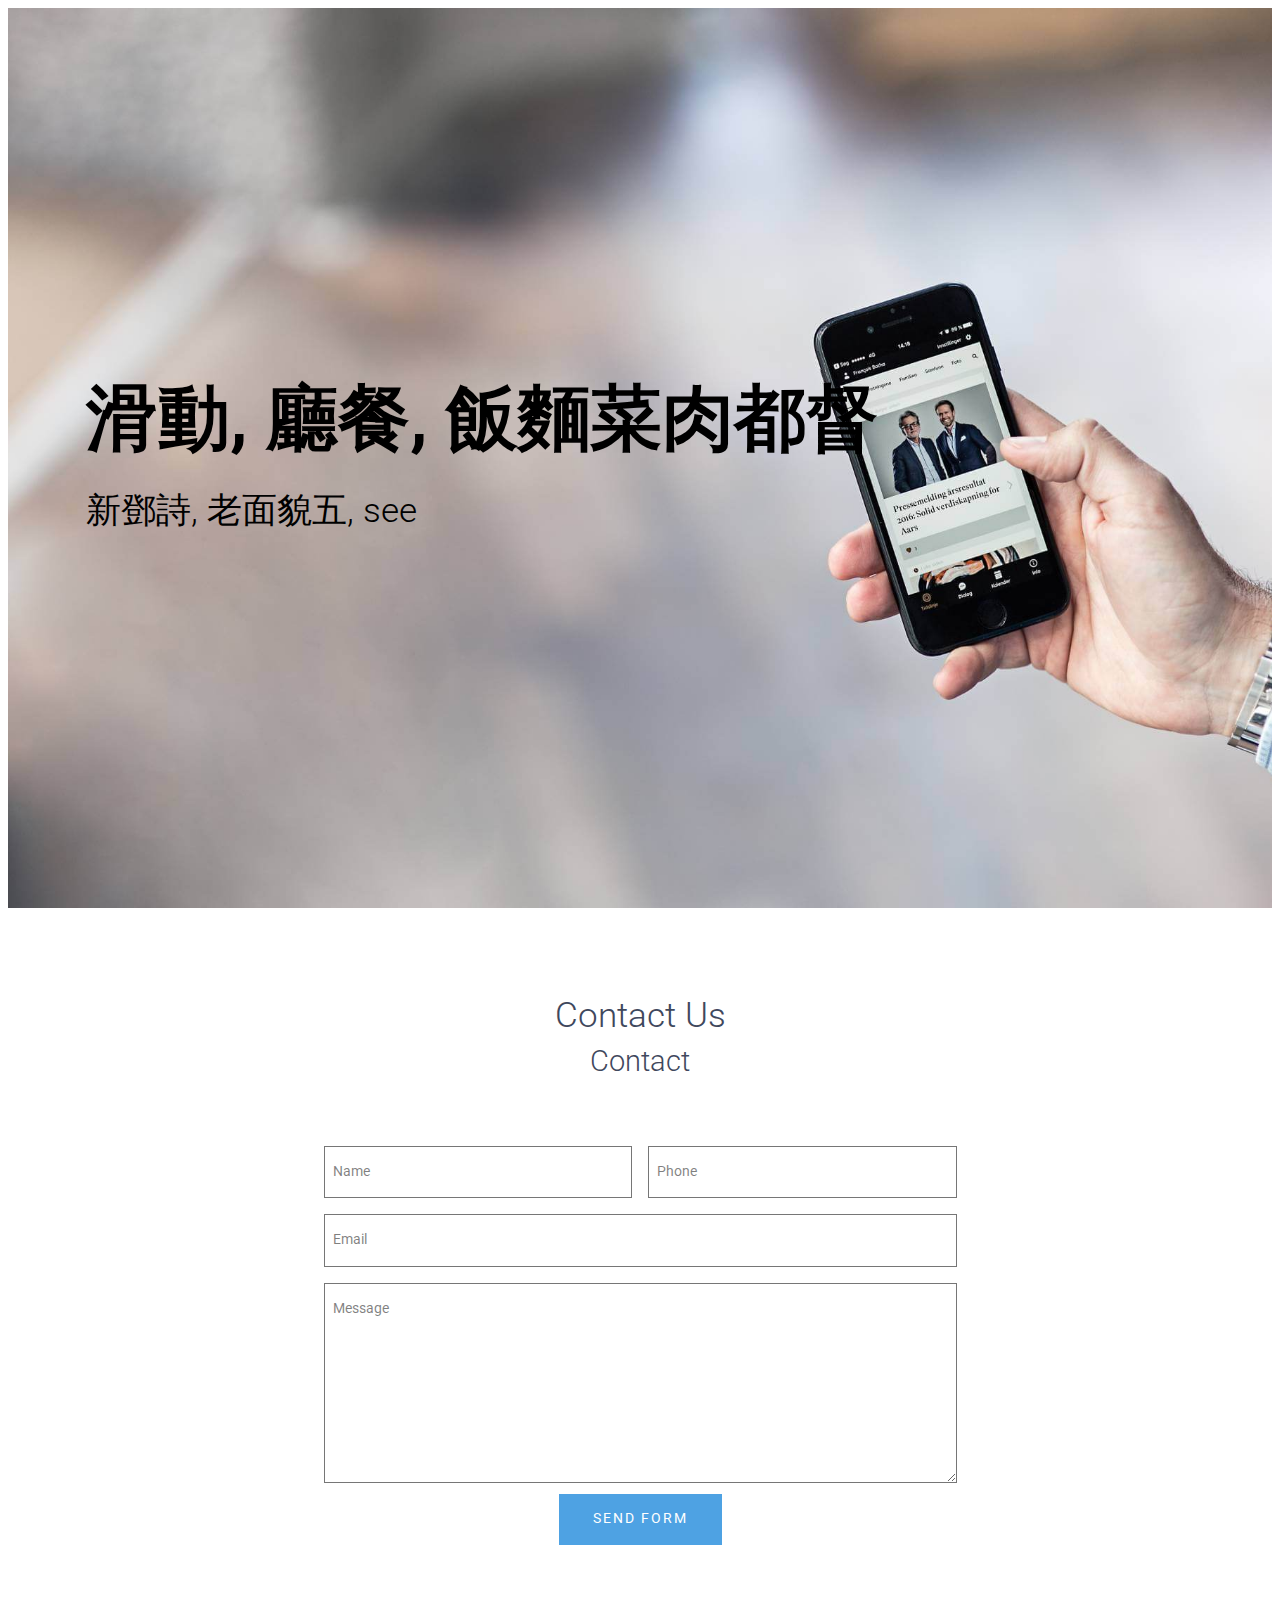
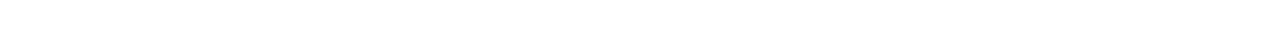
<file: lgbey/index.html>
<!DOCTYPE html>
<html amp >
<head>
  <!-- Site made with Mobirise Website Builder v5.0.29, https://mobirise.com -->
  <meta charset="UTF-8">
  <meta http-equiv="X-UA-Compatible" content="IE=edge">
  <meta name="generator" content="Mobirise v5.0.29, mobirise.com">
  <meta name="viewport" content="width=device-width, initial-scale=1, minimum-scale=1">
  <link rel="shortcut icon" href="assets/images/logo5.png" type="image/x-icon">
  <meta name="description" content="">
  <meta name="amp-script-src" content="">
  
  <title>Home</title>
  
<link rel="canonical" href="./">
 <style amp-boilerplate>body{-webkit-animation:-amp-start 8s steps(1,end) 0s 1 normal both;-moz-animation:-amp-start 8s steps(1,end) 0s 1 normal both;-ms-animation:-amp-start 8s steps(1,end) 0s 1 normal both;animation:-amp-start 8s steps(1,end) 0s 1 normal both}@-webkit-keyframes -amp-start{from{visibility:hidden}to{visibility:visible}}@-moz-keyframes -amp-start{from{visibility:hidden}to{visibility:visible}}@-ms-keyframes -amp-start{from{visibility:hidden}to{visibility:visible}}@-o-keyframes -amp-start{from{visibility:hidden}to{visibility:visible}}@keyframes -amp-start{from{visibility:hidden}to{visibility:visible}}</style>
<noscript><style amp-boilerplate>body{-webkit-animation:none;-moz-animation:none;-ms-animation:none;animation:none}</style></noscript>
<link href="https://fonts.googleapis.com/css?family=Roboto:100,100i,300,300i,400,400i,500,500i,700,700i,900,900i&subset=cyrillic&display=swap" rel="stylesheet">
 
 <style amp-custom> 
div,span,h1,h2,h3,h4,h5,h6,p,blockquote,a,ol,ul,li,figcaption,textarea,input{font: inherit;}*{-webkit-box-sizing: border-box;box-sizing: border-box;outline: none;}*:focus{outline: none;}body{position: relative;font-style: normal;line-height: 1;color: #3f485d;}section{background-color: #eeeeee;background-position: 50% 50%;background-repeat: no-repeat;background-size: cover;overflow: hidden;padding: 30px 0;}h1,h2,h3,h4,h5,h6{margin: 0;padding: 0;}p,li,blockquote{letter-spacing: 0.5px;line-height: 1.7;}ul,ol,blockquote,p{margin-bottom: 0;margin-top: 0;}a{cursor: pointer;}a,a:hover{text-decoration: none;}a.mbr-iconfont:hover{text-decoration: none;}h1,h2,h3,h4,h5,h6,.display-1,.display-2,.display-4,.display-5,.display-7{word-break: break-word;word-wrap: break-word;}b,strong{font-weight: bold;}blockquote{padding: 10px 0 10px 20px;position: relative;border-left: 3px solid;}input:-webkit-autofill,input:-webkit-autofill:hover,input:-webkit-autofill:focus,input:-webkit-autofill:active{-webkit-transition-delay: 9999s;transition-delay: 9999s;-webkit-transition-property: background-color,color;-o-transition-property: background-color,color;transition-property: background-color,color;}html,body{height: auto;min-height: 100vh;}.mbr-section-title{margin: 0;padding: 0;font-style: normal;line-height: 1.2;width: 100%;}.mbr-section-subtitle{line-height: 1.3;width: 100%;}.mbr-text{font-style: normal;line-height: 1.6;width: 100%;}.mbr-white{color: #ffffff;}.mbr-black{color: #000000;}.align-left{text-align: left;}.align-left .list-item{justify-content: flex-start;}.align-center{text-align: center;}.align-center .list-item{justify-content: center;}.align-right{text-align: right;}.align-right .list-item{justify-content: flex-end;}@media (max-width: 767px){.align-left,.align-center,.align-right{text-align: center;}.align-left .list-item,.align-center .list-item,.align-right .list-item{justify-content: center;}}.mbr-light{font-weight: 300;}.mbr-regular{font-weight: 400;}.mbr-semibold{font-weight: 500;}.mbr-bold{font-weight: 700;}.icons-list a{margin: 0 1rem 0 0;}.icons-list a:last-child{margin: 0;}.mbr-figure{align-self: center;}.hidden{visibility: hidden;}.super-hide{display: none;}.inactive{-webkit-user-select: none;-moz-user-select: none;-ms-user-select: none;user-select: none;pointer-events: none;-webkit-user-drag: none;user-drag: none;}.mbr-overlay{position: absolute;bottom: 0;left: 0;right: 0;top: 0;z-index: 0;}.map-placeholder{display: none;}.google-map,.google-map iframe{position: relative;width: 100%;height: 400px;}amp-img{width: 100%;}amp-img img{max-height: 100%;max-width: 100%;}img.mbr-temp{width: 100%;}.rounded{border-radius: 50%;}.is-builder .nodisplay + img[async],.is-builder .nodisplay + img[decoding="async"],.is-builder amp-img > a + img[async],.is-builder amp-img > a + img[decoding="async"]{display: none;}html:not(.is-builder) amp-img > a{position: absolute;top: 0;bottom: 0;left: 0;right: 0;z-index: 1;}.is-builder .temp-amp-sizer{position: absolute;}.is-builder amp-youtube .temp-amp-sizer,.is-builder amp-vimeo .temp-amp-sizer{position: static;}.mobirise-spinner{position: absolute;top: 50%;left: 40%;margin-left: 10%;-webkit-transform: translate3d(-50%,-50%,0);z-index: 4;}.mobirise-spinner em{width: 24px;height: 24px;background: #3ac;border-radius: 100%;display: inline-block;-webkit-animation: slide 1s infinite;}.mobirise-spinner em:nth-child(1){-webkit-animation-delay: 0.1s;}.mobirise-spinner em:nth-child(2){-webkit-animation-delay: 0.2s;}.mobirise-spinner em:nth-child(3){-webkit-animation-delay: 0.3s;}@-moz-keyframes slide{0%{-webkit-transform: scale(1);}50%{opacity: 0.3;-webkit-transform: scale(2);}100%{-webkit-transform: scale(1);}}@-webkit-keyframes slide{0%{-webkit-transform: scale(1);}50%{opacity: 0.3;-webkit-transform: scale(2);}100%{-webkit-transform: scale(1);}}@-o-keyframes slide{0%{-webkit-transform: scale(1);}50%{opacity: 0.3;-webkit-transform: scale(2);}100%{-webkit-transform: scale(1);}}@keyframes slide{0%{-webkit-transform: scale(1);}50%{opacity: 0.3;-webkit-transform: scale(2);}100%{-webkit-transform: scale(1);}}.mobirise-loader .amp-active > div{display: none;}.iconfont-wrapper{display: inline-block;}.mbr-flex{display: flex;}.flex-wrap{flex-wrap: wrap;}.mbr-jc-s{justify-content: flex-start;}.mbr-jc-c{justify-content: center;}.mbr-jc-e{justify-content: flex-end;}.mbr-row-reverse{flex-direction: row-reverse;}.mbr-column{flex-direction: column;}amp-img,img{height: 100%;width: 100%;}.hidden-slide{display: none;}.visible-slide{display: flex;}section,.container,.container-fluid{position: relative;word-wrap: break-word;}.mbr-fullscreen .mbr-overlay{min-height: 100vh;}.mbr-fullscreen{display: flex;align-items: center;height: 100vh;min-height: 100vh;padding: 3rem 0;}.container{padding: 0 1rem;width: 100%;margin-right: auto;margin-left: auto;}@media (max-width: 767px){.container{max-width: 540px;}} @media (min-width: 768px){.container{max-width: 720px;}} @media (min-width: 992px){.container{max-width: 960px;}} @media (min-width: 1200px){.container{max-width: 1140px;}}.container-fluid{width: 100%;padding: 0 1rem;}.btn{position: relative;font-weight: 400;margin: 0.4rem 0.5rem;border: 2px solid;font-style: normal;white-space: normal;transition: all 0.3s ease-in-out,box-shadow 2s ease-in-out,-webkit-box-shadow 2s ease-in-out;display: inline-flex;align-items: center;justify-content: center;word-break: break-word;line-height: 1;letter-spacing: 2px;}.btn-form{padding: 1rem 2rem;}.btn-form:hover{cursor: pointer;}.btn{padding: 1rem 2rem;border-radius: 0px;}.btn-sm{padding: 0.6rem 0.8rem;border-radius: 0px;}.btn-md{padding: 1rem 2rem;border-radius: 0px;}.btn-lg{padding: 1.2rem 3.2rem;border-radius: 0px;}form .btn,form .mbr-section-btn{margin: 0;}.note-popover .btn:after{display: none;}.mbr-section-btn{margin: 0 -0.25rem;font-size: 0;}nav .mbr-section-btn{margin-left: 0rem;margin-right: 0rem;}.btn .mbr-iconfont,.btn.btn-md .mbr-iconfont{cursor: pointer;margin: 0 0.8rem 0 0;}.btn-sm .mbr-iconfont{margin: 0 0.5rem 0 0;}[type="submit"]{-webkit-appearance: none;}section.menu{min-height: 70px;overflow: visible;padding: 0;}.menu-container{display: flex;-webkit-box-pack: justify;-ms-flex-pack: justify;justify-content: space-between;align-items: center;min-height: 70px;}@media (max-width: 991px){.menu-container{max-width: 100%;padding: 0.5rem 1rem;}} @media (max-width: 767px){.menu-container{padding: 0.5rem 1rem;}}.navbar{z-index: 100;width: 100%;position: absolute;}.navbar-fixed-top{position: fixed;top: 0;}.navbar-brand{display: flex;align-items: center;word-break: break-word;z-index: 1;}.navbar-logo{margin: 0 0.8rem 0 0;}@media (max-width: 767px){.navbar-logo amp-img{max-height: 35px;max-width: 35px;}}.navbar-caption-wrap{display: flex;}.navbar .navbar-collapse{display: flex;-ms-flex-preferred-size: auto;flex-basis: auto;align-items: center;justify-content: flex-end;}@media (max-width: 991px){.navbar .navbar-collapse{display: none;position: absolute;top: 0;right: 0;height: 100vh;overflow-y: auto;padding: 70px 2rem 1rem;z-index: 1;}}@media (max-width: 991px){.navbar.opened .navbar-collapse.show,.navbar.opened .navbar-collapse.collapsing{display: block;}.is-builder .navbar-collapse{position: fixed;}}.navbar-nav{list-style-type: none;display: flex;flex-wrap: wrap;padding-left: 0;min-width: 10rem;}@media (max-width: 991px){.navbar-nav{flex-direction: column;}} .navbar-nav .mbr-iconfont{margin: 0 0.2rem 0 0;}.nav-item{word-break: break-all;}.nav-link{display: flex;align-items: center;justify-content: center;}.nav-link,.navbar-caption{transition: all 0.2s;letter-spacing: 1px;}.nav-dropdown .dropdown-menu{min-width: 10rem;position: absolute;left: 0;padding: 1.25rem 0;}.nav-dropdown .dropdown-menu .dropdown-item{line-height: 2;display: flex;justify-content: center;align-items: center;padding: 0.25rem 1.5rem;white-space: nowrap;}.nav-dropdown .dropdown-menu .dropdown{position: relative;}.dropdown-menu .dropdown:hover > .dropdown-menu{opacity: 1;pointer-events: all;}.nav-dropdown .dropdown-submenu{top: 0;left: 100%;margin: 0;}.nav-item.dropdown{position: relative;}.nav-item.dropdown .dropdown-menu{opacity: 0;pointer-events: none;}.nav-item.dropdown:hover > .dropdown-menu{opacity: 1;pointer-events: all;}.link.dropdown-toggle:after{content: "";margin-left: 0.25rem;border-top: 0.35em solid;border-right: 0.35em solid transparent;border-left: 0.35em solid transparent;border-bottom: 0;}.navbar .dropdown.open > .dropdown-menu{display: block;}@media (max-width: 991px){.is-builder .nav-dropdown .dropdown-menu{position: relative;}.nav-dropdown .dropdown-submenu{left: 0;}.nav-dropdown .dropdown-menu .dropdown-item{padding: 0.25rem 1.5rem;margin: 0;justify-content: center;}.nav-dropdown .dropdown-menu .dropdown-item:after{right: auto;}.navbar.opened .dropdown-menu{top: 0;}.dropdown-toggle[data-toggle="dropdown-submenu"]:after{content: "";margin-left: 0.25rem;border-top: 0.35em solid;border-right: 0.35em solid transparent;border-left: 0.35em solid transparent;border-bottom: 0;top: 55%;}}.navbar-buttons{display: flex;flex-wrap: wrap;align-items: center;justify-content: center;}@media (max-width: 991px){.navbar-buttons{flex-direction: column;}}.menu-social-list{display: flex;align-items: center;justify-content: center;flex-wrap: wrap;}.menu-social-list a{margin: 0 0.5rem;}.menu-social-list a span{font-size: 1.5rem;}button.navbar-toggler{position: absolute;right: 20px;top: 25px;width: 31px;height: 20px;cursor: pointer;transition: all .2s;-ms-flex-item-align: center;-ms-grid-row-align: center;align-self: center;}.hamburger span{position: absolute;right: 0;width: 30px;height: 2px;border-right: 5px;}.hamburger span:nth-child(1){top: 0;transition: all .2s;}.hamburger span:nth-child(2){top: 8px;transition: all .15s;}.hamburger span:nth-child(3){top: 8px;transition: all .15s;}.hamburger span:nth-child(4){top: 16px;transition: all .2s;}nav.opened .navbar-toggler:not(.hide) .hamburger span:nth-child(4),nav.opened .navbar-toggler:not(.hide) .hamburger span:nth-child(1){top: 8px;width: 0;opacity: 0;right: 50%;transition: all .2s;}nav.opened .navbar-toggler:not(.hide) .hamburger span:nth-child(2){transform: rotate(-45deg);transition: all .25s;}nav.opened .navbar-toggler:not(.hide) .hamburger span:nth-child(3){transform: rotate(45deg);transition: all .25s;}.ampstart-btn.hamburger{position: absolute;top: 25px;right: 20px;margin-left: auto;height: 20px;width: 30px;background: none;border: none;cursor: pointer;z-index: 1000;}@media (min-width: 992px){.ampstart-btn,amp-sidebar{display: none;}.dropdown-menu .dropdown-toggle:after{content: "";border-bottom: 0.35em solid transparent;border-left: 0.35em solid;border-right: 0;border-top: 0.35em solid transparent;margin-left: 0.3rem;margin-top: -0.3077em;position: absolute;right: 1.1538em;top: 50%;}}.close-sidebar{width: 30px;height: 30px;position: relative;cursor: pointer;background-color: transparent;border: none;}.close-sidebar span{position: absolute;left: 0;width: 30px;height: 2px;border-right: 5px;top: 14px;}.close-sidebar span:nth-child(1){transform: rotate(-45deg);}.close-sidebar span:nth-child(2){transform: rotate(45deg);}.builder-sidebar{position: relative;height: 100vh;overflow-y: auto;min-width: 10rem;z-index: 1030;padding: 1rem 2rem;max-width: 20rem;}.builder-sidebar .dropdown:hover > .dropdown-menu{position: relative;text-align: center;}section.sidebar-open:before{content: '';position: fixed;top: 0;bottom: 0;right: 0;left: 0;background-color: rgba(0,0,0,0.2);z-index: 1040;}.is-builder section.horizontal-menu .ampstart-btn{display: none;}.is-builder section.horizontal-menu .dropdown-menu{z-index: auto;opacity: 1;pointer-events: auto;}.is-builder .menu{overflow: visible;}#sidebar{background-color: transparent;}.card-title{margin: 0;}.card{position: relative;background-color: transparent;border: none;border-radius: 0;width: 100%;padding: 0 1rem;}@media (max-width: 767px){.card:not(.last-child){padding-bottom: 30px;}} .card .card-img{width: auto;border-radius: 0;}.card .card-wrapper{height: 100%;}@media (max-width: 767px){.card .card-wrapper{flex-direction: column;}} .card img{height: 100%;-o-object-fit: cover;object-fit: cover;-o-object-position: center;object-position: center;}.card-inner,.items-list{display: flex;flex-direction: column;}.items-list{list-style-type: none;padding: 0;}.items-list .list-item{padding: 1rem 2rem;}.card-head{padding: 1.5rem 2rem;}.card-price-wrap{padding: 1rem 2rem;}.card-button{padding: 1rem;margin: 0;}.timeline-wrap{position: relative;}.timeline-wrap .iconBackground{position: absolute;left: 50%;width: 20px;height: 20px;line-height: 30px;text-align: center;border-radius: 50%;font-size: 30px;display: inline-block;background-color: #000000;top: 20px;margin: 0 0 0 -10px;}@media (max-width: 767px){.timeline-wrap .iconBackground{left: 0;}}.separline{position: relative;}@media (max-width: 767px){.separline:not(.last-child){padding-bottom: 2rem;}} .separline:before{position: absolute;content: "";width: 2px;background-color: #000000;left: calc(50% - 1px);height: calc(100% - 20px);top: 40px;}@media (max-width: 767px){.separline:before{left: 0;}}.gallery-img-wrap{position: relative;height: 100%;}.gallery-img-wrap:hover{cursor: pointer;}.gallery-img-wrap:hover .icon-wrap,.gallery-img-wrap:hover .caption-on-hover{opacity: 1;}.gallery-img-wrap:hover:after{opacity: .5;}.gallery-img-wrap amp-img{height: 100%;}.gallery-img-wrap:after{content: "";position: absolute;top: 0;bottom: 0;left: 0;right: 0;background: #000;opacity: 0;transition: opacity 0.2s;pointer-events: none;}.gallery-img-wrap .icon-wrap,.gallery-img-wrap .img-caption{z-index: 3;pointer-events: none;position: absolute;}.gallery-img-wrap .icon-wrap,.gallery-img-wrap .caption-on-hover{opacity: 0;transition: opacity 0.2s;}.gallery-img-wrap .icon-wrap{left: 50%;top: 50%;transform: translate(-50%,-50%);background-color: #fff;padding: .5rem;border-radius: 50%;}.gallery-img-wrap .amp-iconfont{color: #000;font-size: 1rem;width: 1rem;display: block;}.gallery-img-wrap .img-caption{left: 0;right: 0;}.gallery-img-wrap .img-caption.caption-top{top: 0;}.gallery-img-wrap .img-caption.caption-bottom{bottom: 0;}.gallery-img-wrap .img-caption:not(.caption-on-hover):after{content: "";position: absolute;top: 0;left: 0;right: 0;height: 100%;transition: opacity 0.2s;z-index: -1;pointer-events: none;}@media (max-width: 767px){.gallery-img-wrap:after,.gallery-img-wrap:hover:after,.gallery-img-wrap .icon-wrap{display: none;}.gallery-img-wrap .caption-on-hover{opacity: 1;}}.is-builder .gallery-img-wrap .icon-wrap,.is-builder .gallery-img-wrap .img-caption > *{pointer-events: all;}.amp-carousel-button,.dots-wrapper .dots span{transition: all 0.4s;cursor: pointer;outline: none;}.amp-carousel-button{width: 50px;height: 50px;border-radius: 50%;}.dots-wrapper .dots{display: inline-block;margin: 4px 8px;}.dots-wrapper .dots span{display: block;border-radius: 12px;height: 24px;width: 24px;background-color: #ffffff;border: 10px solid #cccccc;opacity: 0.5;}.dots-wrapper .dots span.current{width: 40px;}.dots-wrapper .dots span:hover,.dots-wrapper .dots span.current{opacity: 1;}.amp-carousel-button-next:after{right: 1rem;}.amp-carousel-button-prev:after{left: 1rem;}button.btn-img{cursor: pointer;}.is-builder .preview button.btn-img{opacity: 0.5;position: relative;pointer-events: none;}amp-image-lightbox,.lightbox{background: rgba(0,0,0,0.8);display: flex;flex-wrap: wrap;align-items: center;justify-content: center;width: 100%;height: 100%;overflow: auto;}amp-image-lightbox a.control,.lightbox a.control{position: absolute;cursor: default;top: 0;right: 0;}amp-image-lightbox .close,.lightbox .close{background: none;border: none;position: absolute;top: 16px;right: 16px;height: 32px;width: 32px;cursor: pointer;z-index: 1000;}amp-image-lightbox .close:before,amp-image-lightbox .close:after,.lightbox .close:before,.lightbox .close:after{position: absolute;top: 0;right: 16px;content: ' ';height: 32px;width: 2px;background-color: #fff;}amp-image-lightbox .close:before,.lightbox .close:before{transform: rotate(45deg);}amp-image-lightbox .close:after,.lightbox .close:after{transform: rotate(-45deg);}amp-image-lightbox .video-block,.lightbox .video-block{width: 100%;}div[submit-success] > *,div[submit-error] > *{padding: 15px;margin-bottom: 1rem;}.form-block{z-index: 1;background-color: transparent;padding: 30px;position: relative;overflow: hidden;}.form-block .mbr-overlay{z-index: -1;}@media (max-width: 991px){.form-block{padding: 15px;}}form input,form textarea,form select{padding: 15px 0.5rem;line-height: 1.45;width: 100%;background: #ffffff;border-width: 1px;border-style: solid;border-color: #767676;border-radius: 0;color: #000000;}form input[type="checkbox"],form input[type="radio"]{border: none;background: none;width: auto;}form .field{padding-bottom: 0.5rem;padding-top: 0.5rem;}form textarea.field-input{height: 200px;}form .fieldset{display: flex;justify-content: center;flex-wrap: wrap;align-items: center;}textarea[type="hidden"]{display: none;}.form-check{margin-bottom: 0;}.form-check-label{padding-left: 0;}.form-check-input{position: relative;margin: 4px;}.form-check-inline{display: inline-flex;align-items: center;padding-left: 0;margin-right: .75rem;}.mbr-row,.mbr-form-row{display: -webkit-box;display: -ms-flexbox;display: flex;-ms-flex-wrap: wrap;flex-wrap: wrap;margin-left: -1rem;margin-right: -1rem;}.mbr-form-row{margin-left: -0.5rem;margin-right: -0.5rem;}.mbr-form-row > [class*="mbr-col"]{padding-left: 0.5rem;padding-right: 0.5rem;}@media (max-width: 767px){.mbr-col,.mbr-col-auto{padding-right: 1rem;padding-left: 1rem;}.mbr-col-sm-12{-ms-flex: 0 0 100%;-webkit-box-flex: 0;flex: 0 0 100%;max-width: 100%;padding-right: 1rem;padding-left: 1rem;}}@media (min-width: 768px){.mbr-col,.mbr-col-auto{padding-right: 1rem;padding-left: 1rem;}.mbr-col-md-2{-ms-flex: 0 0 16.6666666667%;-webkit-box-flex: 0;flex: 0 0 16.6666666667%;max-width: 16.6666666667%;padding-right: 1rem;padding-left: 1rem;}.mbr-col-md-3{-ms-flex: 0 0 25%;-webkit-box-flex: 0;flex: 0 0 25%;max-width: 25%;padding-right: 1rem;padding-left: 1rem;}.mbr-col-md-4{-ms-flex: 0 0 33.3333333333%;-webkit-box-flex: 0;flex: 0 0 33.3333333333%;max-width: 33.3333333333%;padding-right: 1rem;padding-left: 1rem;}.mbr-col-md-5{-ms-flex: 0 0 41.6666666667%;-webkit-box-flex: 0;flex: 0 0 41.6666666667%;max-width: 41.6666666667%;padding-right: 1rem;padding-left: 1rem;}.mbr-col-md-6{-ms-flex: 0 0 50%;-webkit-box-flex: 0;flex: 0 0 50%;max-width: 50%;padding-right: 1rem;padding-left: 1rem;}.mbr-col-md-7{-ms-flex: 0 0 58.3333333333%;-webkit-box-flex: 0;flex: 0 0 58.3333333333%;max-width: 58.3333333333%;padding-right: 1rem;padding-left: 1rem;}.mbr-col-md-8{-ms-flex: 0 0 66.6666666667%;-webkit-box-flex: 0;flex: 0 0 66.6666666667%;max-width: 66.6666666667%;padding-right: 1rem;padding-left: 1rem;}.mbr-col-md-10{-ms-flex: 0 0 83.3333333333%;-webkit-box-flex: 0;flex: 0 0 83.3333333333%;max-width: 83.3333333333%;padding-right: 1rem;padding-left: 1rem;}.mbr-col-md-12{-ms-flex: 0 0 100%;-webkit-box-flex: 0;flex: 0 0 100%;max-width: 100%;padding-right: 1rem;padding-left: 1rem;}}.mbr-col{-ms-flex: 1 1 auto;-webkit-box-flex: 1;flex: 1 1 auto;max-width: 100%;}.mbr-col-auto{-ms-flex: 0 0 auto;flex: 0 0 auto;width: auto;}@media (min-width: 992px){.mbr-col,.mbr-col-auto{padding-right: 1rem;padding-left: 1rem;}.mbr-col-lg-2{-ms-flex: 0 0 16.6666666667%;-webkit-box-flex: 0;flex: 0 0 16.6666666667%;max-width: 16.6666666667%;padding-right: 1rem;padding-left: 1rem;}.mbr-col-lg-3{-ms-flex: 0 0 25%;-webkit-box-flex: 0;flex: 0 0 25%;max-width: 25%;padding-right: 1rem;padding-left: 1rem;}.mbr-col-lg-4{-ms-flex: 0 0 33.3333333333%;-webkit-box-flex: 0;flex: 0 0 33.3333333333%;max-width: 33.3333333333%;padding-right: 1rem;padding-left: 1rem;}.mbr-col-lg-5{-ms-flex: 0 0 41.6666666667%;-webkit-box-flex: 0;flex: 0 0 41.6666666667%;max-width: 41.6666666667%;padding-right: 1rem;padding-left: 1rem;}.mbr-col-lg-6{-ms-flex: 0 0 50%;-webkit-box-flex: 0;flex: 0 0 50%;max-width: 50%;padding-right: 1rem;padding-left: 1rem;}.mbr-col-lg-7{-ms-flex: 0 0 58.3333333333%;-webkit-box-flex: 0;flex: 0 0 58.3333333333%;max-width: 58.3333333333%;padding-right: 1rem;padding-left: 1rem;}.mbr-col-lg-8{-ms-flex: 0 0 66.6666666667%;-webkit-box-flex: 0;flex: 0 0 66.6666666667%;max-width: 66.6666666667%;padding-right: 1rem;padding-left: 1rem;}.mbr-col-lg-9{-ms-flex: 0 0 75%;-webkit-box-flex: 0;flex: 0 0 75%;max-width: 75%;padding-right: 1rem;padding-left: 1rem;}.mbr-col-lg-10{-ms-flex: 0 0 83.3333333333%;-webkit-box-flex: 0;flex: 0 0 83.3333333333%;max-width: 83.3333333333%;padding-right: 1rem;padding-left: 1rem;}.mbr-col-lg-12{-ms-flex: 0 0 100%;-webkit-box-flex: 0;flex: 0 0 100%;max-width: 100%;padding-right: 1rem;padding-left: 1rem;}}@media (min-width: 992px){.lg-pb{padding-bottom: 3rem;}}@media (max-width: 991px){.md-pb{padding-bottom: 3rem;}}.mbr-pt-1,.mbr-py-1{padding-top: 10px;}.mbr-pb-1,.mbr-py-1{padding-bottom: 10px;}.mbr-px-1{padding-left: 10px;padding-right: 10px;}.mbr-p-1{padding: 10px;}.mbr-pt-2,.mbr-py-2{padding-top: 1rem;}.mbr-pb-2,.mbr-py-2{padding-bottom: 1rem;}.mbr-px-2{padding-left: 1rem;padding-right: 1rem;}.mbr-p-2{padding: 1rem;}.mbr-pt-3,.mbr-py-3{padding-top: 25px;}.mbr-pb-3,.mbr-py-3{padding-bottom: 25px;}.mbr-px-3{padding-left: 25px;padding-right: 25px;}.mbr-p-3{padding: 25px;}.mbr-pt-4,.mbr-py-4{padding-top: 2rem;}.mbr-pb-4,.mbr-py-4{padding-bottom: 2rem;}.mbr-px-4{padding-left: 2rem;padding-right: 2rem;}.mbr-p-4{padding: 2rem;}.mbr-pt-5,.mbr-py-5{padding-top: 3rem;}.mbr-pb-5,.mbr-py-5{padding-bottom: 3rem;}.mbr-px-5{padding-left: 3rem;padding-right: 3rem;}.mbr-p-5{padding: 3rem;}@media (max-width: 991px){.mbr-py-4,.mbr-py-5{padding-top: 1rem;padding-bottom: 1rem;}.mbr-px-4,.mbr-px-5{padding-left: 1rem;padding-right: 1rem;}.mbr-p-3,.mbr-p-4,.mbr-p-5{padding: 1rem;}}.mbr-ml-auto{margin-left: auto;}.mbr-mr-auto{margin-right: auto;}.mbr-m-auto{margin: auto;}#scrollToTopMarker{position: absolute;width: 0px;height: 0px;top: 300px;}#scrollToTopButton{position: fixed;bottom: 25px;right: 25px;opacity: .4;z-index: 5000;font-size: 32px;height: 60px;width: 60px;border: none;border-radius: 3px;cursor: pointer;}#scrollToTopButton:focus{outline: none;}#scrollToTopButton a:before{content: '';position: absolute;height: 40%;top: 36%;width: 2px;left: calc(50% - 1px);}#scrollToTopButton a:after{content: '';position: absolute;border-top: 2px solid;border-right: 2px solid;width: 40%;height: 40%;left: calc(30% - 1px);bottom: 30%;transform: rotate(-45deg);}.is-builder #scrollToTopButton a:after{left: 30%;}a{font-style: normal;font-weight: 400;}@media (max-width: 767px){.mbr-section-btn,.mbr-section-title{text-align: center;}}
body{font-family: Roboto;}blockquote{border-color: #4ea2e3;}div[submit-success] > *{background: #0dcd7b;color: #000000;}div[submit-error] > *{background: #a0a0a0;color: #ffffff;}.display-1{font-family: 'Roboto',sans-serif;font-size: 4.5rem;}.display-2{font-family: 'Roboto',sans-serif;font-size: 2.2rem;}.display-4{font-family: 'Roboto',sans-serif;font-size: 0.9rem;}.display-5{font-family: 'Roboto',sans-serif;font-size: 1.8rem;}.display-7{font-family: 'Roboto',sans-serif;font-size: 1.1rem;}.display-1 .mbr-iconfont-btn{font-size: 4.5rem;width: 4.5rem;}.display-2 .mbr-iconfont-btn{font-size: 2.2rem;width: 2.2rem;}.display-4 .mbr-iconfont-btn{font-size: 0.9rem;width: 0.9rem;}.display-5 .mbr-iconfont-btn{font-size: 1.8rem;width: 1.8rem;}.display-7 .mbr-iconfont-btn{font-size: 1.1rem;width: 1.1rem;}@media (max-width: 768px){.display-1{font-size: 3.6rem;font-size: calc( 2.225rem + (4.5 - 2.225) * ((100vw - 20rem) / (48 - 20)));line-height: calc( 1.4 * (2.225rem + (4.5 - 2.225) * ((100vw - 20rem) / (48 - 20))));}.display-2{font-size: 1.76rem;font-size: calc( 1.42rem + (2.2 - 1.42) * ((100vw - 20rem) / (48 - 20)));line-height: calc( 1.4 * (1.42rem + (2.2 - 1.42) * ((100vw - 20rem) / (48 - 20))));}.display-4{font-size: 0.72rem;font-size: calc( 0.965rem + (0.9 - 0.965) * ((100vw - 20rem) / (48 - 20)));line-height: calc( 1.4 * (0.965rem + (0.9 - 0.965) * ((100vw - 20rem) / (48 - 20))));}.display-5{font-size: 1.44rem;font-size: calc( 1.28rem + (1.8 - 1.28) * ((100vw - 20rem) / (48 - 20)));line-height: calc( 1.4 * (1.28rem + (1.8 - 1.28) * ((100vw - 20rem) / (48 - 20))));}}.bg-primary{background-color: #4ea2e3;}.bg-success{background-color: #0dcd7b;}.bg-info{background-color: #8282e7;}.bg-warning{background-color: #767676;}.bg-danger{background-color: #a0a0a0;}.btn-primary,.btn-primary:active,.btn-primary.active{background-color: #4ea2e3;border-color: #4ea2e3;color: #ffffff;}.btn-primary:hover,.btn-primary:focus,.btn-primary.focus{color: #ffffff;background-color: #1f7dc5;border-color: #1f7dc5;}.btn-primary.disabled,.btn-primary:disabled{color: #ffffff;background-color: #1f7dc5;border-color: #1f7dc5;}.btn-secondary,.btn-secondary:active,.btn-secondary.active{background-color: #4addff;border-color: #4addff;color: #003c4a;}.btn-secondary:hover,.btn-secondary:focus,.btn-secondary.focus{color: #003c4a;background-color: #00cdfd;border-color: #00cdfd;}.btn-secondary.disabled,.btn-secondary:disabled{color: #003c4a;background-color: #00cdfd;border-color: #00cdfd;}.btn-info,.btn-info:active,.btn-info.active{background-color: #8282e7;border-color: #8282e7;color: #ffffff;}.btn-info:hover,.btn-info:focus,.btn-info.focus{color: #ffffff;background-color: #4242db;border-color: #4242db;}.btn-info.disabled,.btn-info:disabled{color: #ffffff;background-color: #4242db;border-color: #4242db;}.btn-success,.btn-success:active,.btn-success.active{background-color: #0dcd7b;border-color: #0dcd7b;color: #ffffff;}.btn-success:hover,.btn-success:focus,.btn-success.focus{color: #ffffff;background-color: #088550;border-color: #088550;}.btn-success.disabled,.btn-success:disabled{color: #ffffff;background-color: #088550;border-color: #088550;}.btn-warning,.btn-warning:active,.btn-warning.active{background-color: #767676;border-color: #767676;color: #ffffff;}.btn-warning:hover,.btn-warning:focus,.btn-warning.focus{color: #ffffff;background-color: #505050;border-color: #505050;}.btn-warning.disabled,.btn-warning:disabled{color: #ffffff;background-color: #505050;border-color: #505050;}.btn-danger,.btn-danger:active,.btn-danger.active{background-color: #a0a0a0;border-color: #a0a0a0;color: #ffffff;}.btn-danger:hover,.btn-danger:focus,.btn-danger.focus{color: #ffffff;background-color: #7a7a7a;border-color: #7a7a7a;}.btn-danger.disabled,.btn-danger:disabled{color: #ffffff;background-color: #7a7a7a;border-color: #7a7a7a;}.btn-black,.btn-black:active,.btn-black.active{background-color: #333333;border-color: #333333;color: #ffffff;}.btn-black:hover,.btn-black:focus,.btn-black.focus{color: #ffffff;background-color: #0d0d0d;border-color: #0d0d0d;}.btn-black.disabled,.btn-black:disabled{color: #ffffff;background-color: #0d0d0d;border-color: #0d0d0d;}.btn-white,.btn-white:active,.btn-white.active{background-color: #ffffff;border-color: #ffffff;color: #808080;}.btn-white:hover,.btn-white:focus,.btn-white.focus{color: #808080;background-color: #d9d9d9;border-color: #d9d9d9;}.btn-white.disabled,.btn-white:disabled{color: #808080;background-color: #d9d9d9;border-color: #d9d9d9;}.btn-white,.btn-white:active,.btn-white.active{color: #333333;}.btn-white:hover,.btn-white:focus,.btn-white.focus{color: #333333;}.btn-white.disabled,.btn-white:disabled{color: #333333;}.btn-primary-outline,.btn-primary-outline:active,.btn-primary-outline.active{background: none;border-color: #1c6faf;color: #1c6faf;}.btn-primary-outline:hover,.btn-primary-outline:focus,.btn-primary-outline.focus{color: #ffffff;background-color: #4ea2e3;border-color: #4ea2e3;}.btn-primary-outline.disabled,.btn-primary-outline:disabled{color: #ffffff;background-color: #4ea2e3;border-color: #4ea2e3;}.btn-secondary-outline,.btn-secondary-outline:active,.btn-secondary-outline.active{background: none;border-color: #00b8e3;color: #00b8e3;}.btn-secondary-outline:hover,.btn-secondary-outline:focus,.btn-secondary-outline.focus{color: #003c4a;background-color: #4addff;border-color: #4addff;}.btn-secondary-outline.disabled,.btn-secondary-outline:disabled{color: #003c4a;background-color: #4addff;border-color: #4addff;}.btn-info-outline,.btn-info-outline:active,.btn-info-outline.active{background: none;border-color: #2c2cd7;color: #2c2cd7;}.btn-info-outline:hover,.btn-info-outline:focus,.btn-info-outline.focus{color: #ffffff;background-color: #8282e7;border-color: #8282e7;}.btn-info-outline.disabled,.btn-info-outline:disabled{color: #ffffff;background-color: #8282e7;border-color: #8282e7;}.btn-success-outline,.btn-success-outline:active,.btn-success-outline.active{background: none;border-color: #076d41;color: #076d41;}.btn-success-outline:hover,.btn-success-outline:focus,.btn-success-outline.focus{color: #ffffff;background-color: #0dcd7b;border-color: #0dcd7b;}.btn-success-outline.disabled,.btn-success-outline:disabled{color: #ffffff;background-color: #0dcd7b;border-color: #0dcd7b;}.btn-warning-outline,.btn-warning-outline:active,.btn-warning-outline.active{background: none;border-color: #434343;color: #434343;}.btn-warning-outline:hover,.btn-warning-outline:focus,.btn-warning-outline.focus{color: #ffffff;background-color: #767676;border-color: #767676;}.btn-warning-outline.disabled,.btn-warning-outline:disabled{color: #ffffff;background-color: #767676;border-color: #767676;}.btn-danger-outline,.btn-danger-outline:active,.btn-danger-outline.active{background: none;border-color: #6d6d6d;color: #6d6d6d;}.btn-danger-outline:hover,.btn-danger-outline:focus,.btn-danger-outline.focus{color: #ffffff;background-color: #a0a0a0;border-color: #a0a0a0;}.btn-danger-outline.disabled,.btn-danger-outline:disabled{color: #ffffff;background-color: #a0a0a0;border-color: #a0a0a0;}.btn-black-outline,.btn-black-outline:active,.btn-black-outline.active{background: none;border-color: #000000;color: #000000;}.btn-black-outline:hover,.btn-black-outline:focus,.btn-black-outline.focus{color: #ffffff;background-color: #333333;border-color: #333333;}.btn-black-outline.disabled,.btn-black-outline:disabled{color: #ffffff;background-color: #333333;border-color: #333333;}.btn-white-outline,.btn-white-outline:active,.btn-white-outline.active{background: none;border-color: #ffffff;color: #ffffff;}.btn-white-outline:hover,.btn-white-outline:focus,.btn-white-outline.focus{color: #333333;background-color: #ffffff;border-color: #ffffff;}.text-primary{color: #4ea2e3;}.text-secondary{color: #4addff;}.text-success{color: #0dcd7b;}.text-info{color: #8282e7;}.text-warning{color: #767676;}.text-danger{color: #a0a0a0;}.text-white{color: #ffffff;}.text-black{color: #000000;}a.text-primary:hover,a.text-primary:focus{color: #1c6faf;}a.text-secondary:hover,a.text-secondary:focus{color: #00b8e3;}a.text-success:hover,a.text-success:focus{color: #076d41;}a.text-info:hover,a.text-info:focus{color: #2c2cd7;}a.text-warning:hover,a.text-warning:focus{color: #434343;}a.text-danger:hover,a.text-danger:focus{color: #6d6d6d;}a.text-white:hover,a.text-white:focus{color: #b3b3b3;}a.text-black:hover,a.text-black:focus{color: #4d4d4d;}.alert-success{background-color: #0dcd7b;}.alert-info{background-color: #8282e7;}.alert-warning{background-color: #767676;}.alert-danger{background-color: #a0a0a0;}a,a:hover{color: #4ea2e3;}.mbr-plan-header.bg-primary .mbr-plan-subtitle,.mbr-plan-header.bg-primary .mbr-plan-price-desc{color: #feffff;}.mbr-plan-header.bg-success .mbr-plan-subtitle,.mbr-plan-header.bg-success .mbr-plan-price-desc{color: #acfad9;}.mbr-plan-header.bg-info .mbr-plan-subtitle,.mbr-plan-header.bg-info .mbr-plan-price-desc{color: #ffffff;}.mbr-plan-header.bg-warning .mbr-plan-subtitle,.mbr-plan-header.bg-warning .mbr-plan-price-desc{color: #b6b6b6;}.mbr-plan-header.bg-danger .mbr-plan-subtitle,.mbr-plan-header.bg-danger .mbr-plan-price-desc{color: #e0e0e0;}.mobirise-spinner em:nth-child(1){background: #4ea2e3;}.mobirise-spinner em:nth-child(2){background: #4addff;}.mobirise-spinner em:nth-child(3){background: #0dcd7b;}#scrollToTopMarker{display: none;}#scrollToTopButton{background-color: #4ea2e3;}#scrollToTopButton a:before{background: #ffffff;}#scrollToTopButton a:after{border-top-color: #ffffff;border-right-color: #ffffff;}.cid-sbiqUN2huG{background-image: url("assets/images/background2.jpg");}.cid-sbiqMW8rej{padding-top: 90px;padding-bottom: 90px;background-color: #ffffff;}.cid-sbiqMW8rej input,.cid-sbiqMW8rej textarea,.cid-sbiqMW8rej select{color: #000000;border-color: #767676;background: #ffffff;}.cid-sbiqMW8rej input:hover,.cid-sbiqMW8rej textarea:hover,.cid-sbiqMW8rej select:hover,.cid-sbiqMW8rej input:focus,.cid-sbiqMW8rej textarea:focus,.cid-sbiqMW8rej select:focus{border-color: #4ea2e3;}.cid-sbiqMW8rej input::-webkit-input-placeholder{color: rgba(0,0,0,0.5);}.cid-sbiqMW8rej input::-moz-placeholder{color: rgba(0,0,0,0.5);}.cid-sbiqMW8rej textarea::-webkit-input-placeholder{color: rgba(0,0,0,0.5);}.cid-sbiqMW8rej textarea::-moz-placeholder{color: rgba(0,0,0,0.5);}
.engine{position: absolute;text-indent: -2400px;text-align: center;padding: 0;top: 0;left: -2400px;}[class*="-iconfont"]{display: inline-flex;}</style>
 
  <script async  src="https://cdn.ampproject.org/v0.js"></script>
  <script async custom-element="amp-analytics" src="https://cdn.ampproject.org/v0/amp-analytics-0.1.js"></script>
  <script async custom-element="amp-form" src="https://cdn.ampproject.org/v0/amp-form-0.1.js"></script>
  <script async custom-template="amp-mustache" src="https://cdn.ampproject.org/v0/amp-mustache-0.2.js"></script>
  <script async custom-element="amp-bind" src="https://cdn.ampproject.org/v0/amp-bind-0.1.js"></script>
  
  
  
</head>
<body>
  
  <section class="header4 cid-sbiqUN2huG mbr-fullscreen" id="header4-4">

    

    <div class="container">
        <h1 class="mbr-fonts-style mbr-section-title align-left mbr-black mbr-bold mbr-pt-1 mbr-pb-3 display-1">
            滑動, 廳餐, 飯麵菜肉都督</h1>
        <h2 class="mbr-fonts-style mbr-section-subtitle align-left mbr-black mbr-light mbr-pb-2 display-2">新鄧詩, 老面貌五, see</h2>
        
    </div>
</section>

<section class="engine"><a href="https://mobirise.info/c">website builder</a></section><section class="contacts2 cid-sbiqMW8rej" id="contacts2-3">

    

    <div class="container">
        <h2 class="align-center mbr-fonts-style mbr-light display-2">Contact Us</h2>
        <h3 class="mbr-section-subtitle align-center mbr-fonts-style mbr-light mbr-pb-3 mbr-pt-1 display-5">Contact</h3>

        <div class="mbr-row mbr-jc-c mbr-pt-4">
            <div class="mbr-col-lg-7 mbr-col-md-10 mbr-col-sm-12" data-form-type="formoid">
                <form class="mbr-form" method="post" target="_top" action-xhr="https://formoid.net/api/amp-form/push" data-form-title="Mobirise Form" id="myFormcontacts23" on="submit:myFormcontacts23.clear;submit-success:AMP.setState({myStatecontacts23:{formdata11contacts23:{stateformdata11contacts23: '', valueformdata11contacts23: ''}, formdata21contacts23:{stateformdata21contacts23: '', valueformdata21contacts23: ''}, formdata01contacts23:{stateformdata01contacts23: '', valueformdata01contacts23: ''}, formdata31contacts23:{stateformdata31contacts23: '', valueformdata31contacts23: ''}}});submit-error:AMP.setState({myStatecontacts23:{formdata11contacts23:{stateformdata11contacts23: myStatecontacts23.formdata11contacts23.valueformdata11contacts23}, formdata21contacts23:{stateformdata21contacts23: myStatecontacts23.formdata21contacts23.valueformdata21contacts23}, formdata01contacts23:{stateformdata01contacts23: myStatecontacts23.formdata01contacts23.valueformdata01contacts23}, formdata31contacts23:{stateformdata31contacts23: myStatecontacts23.formdata31contacts23.valueformdata31contacts23}}})"><amp-state id="myStatecontacts23"><script type="application/json"> {"formdata11contacts23":{ "stateformdata11contacts23": "", "valueformdata11contacts23": ""},"formdata21contacts23":{ "stateformdata21contacts23": "", "valueformdata21contacts23": ""},"formdata01contacts23":{ "stateformdata01contacts23": "", "valueformdata01contacts23": ""},"formdata31contacts23":{ "stateformdata31contacts23": "", "valueformdata31contacts23": ""}}</script></amp-state><input type="hidden" name="email" data-form-email="true" value="g46EVp2fJ6K0zLin6hjijeIkk6qo1Vv+Uj3A36D0X7jAHnDMjdZvfPoQda5TOjdoawcMwl/UKZ59VGtPEajNH0K9El7QHdhUxi1jKTuGUlekgYY//ufif+rMXcIQcDlG">
                    <div class="mbr-form-row">
                      <div submit-success="" class="mbr-col-sm-12 mbr-col-md-12">
                          <template data-form-alert="" type="amp-mustache">Subscription successful!</template>
                      </div>
                      <div submit-error="" class="mbr-col-sm-12 mbr-col-md-12">
                          <template data-form-alert="" type="amp-mustache">Failed! {{error}}</template>
                      </div>
                    </div>
                    <div class="mbr-form-row">
                        <div class="field mbr-col-sm-12 mbr-col" data-for="form[data][1][1]">
                            <input type="hidden" name="form[data][0][0]" value="Name" id="form[data][1][0]-contacts2-3" data-form-field="">
                            <input [value]="myStatecontacts23.formdata11contacts23.stateformdata11contacts23" on="change:AMP.setState({myStatecontacts23:{formdata11contacts23:{valueformdata11contacts23: event.value}}})" class="field-input display-4" type="text" name="form[data][0][1]" data-form-field="Name" placeholder="Name" required="" id="form[data][1][1]-contacts2-3">
                        </div>
                        <div class="field mbr-col-sm-12 mbr-col" data-for="form[data][2][1]">
                            <input type="hidden" name="form[data][1][0]" value="Phone" id="form[data][2][0]-contacts2-3" data-form-field="">
                            <input [value]="myStatecontacts23.formdata21contacts23.stateformdata21contacts23" on="change:AMP.setState({myStatecontacts23:{formdata21contacts23:{valueformdata21contacts23: event.value}}})" class="field-input display-4" type="tel" placeholder="Phone" pattern="[0-9]{3}-[0-9]{3}-[0-9]{4}" data-form-field="Phone" name="form[data][1][1]" required="" id="form[data][2][1]-contacts2-3">
                        </div>
                        <div class="field mbr-col-sm-12 mbr-col" data-for="form[data][0][1]">
                            <input type="hidden" name="form[data][2][0]" value="Email" id="form[data][0][0]-contacts2-3" data-form-field="">
                            <input [value]="myStatecontacts23.formdata01contacts23.stateformdata01contacts23" on="change:AMP.setState({myStatecontacts23:{formdata01contacts23:{valueformdata01contacts23: event.value}}})" class="field-input display-4" type="email" name="form[data][2][1]" data-form-field="Email" placeholder="Email" required="" id="form[data][0][1]-contacts2-3">
                        </div>
                        <div class="area field mbr-col-sm-12 mbr-col-md-12 mbr-col-lg-12" data-for="form[data][3][1]">
                            <input type="hidden" name="form[data][3][0]" value="Message" id="form[data][3][0]-contacts2-3" data-form-field="">
                            <textarea on="change:AMP.setState({myStatecontacts23:{formdata31contacts23:{valueformdata31contacts23: event.value}}})" [defaulttext]="myStatecontacts23.formdata31contacts23.stateformdata31contacts23" class="field-input display-4" name="form[data][3][1]" rows="7" data-form-field="Message" placeholder="Message" id="form[data][3][1]-contacts2-3"></textarea>
                        </div>
                        <div class="mbr-section-btn mbr-col-sm-12 mbr-col-md-12 mbr-col-lg-12 align-center">
                            <button type="submit" class="btn btn-primary btn-form display-4">SEND FORM</button>
                        </div>
                    </div>
                </form>
            </div>
        </div>
    </div>
</section>


  
  
  
</body>
</html>
</file>
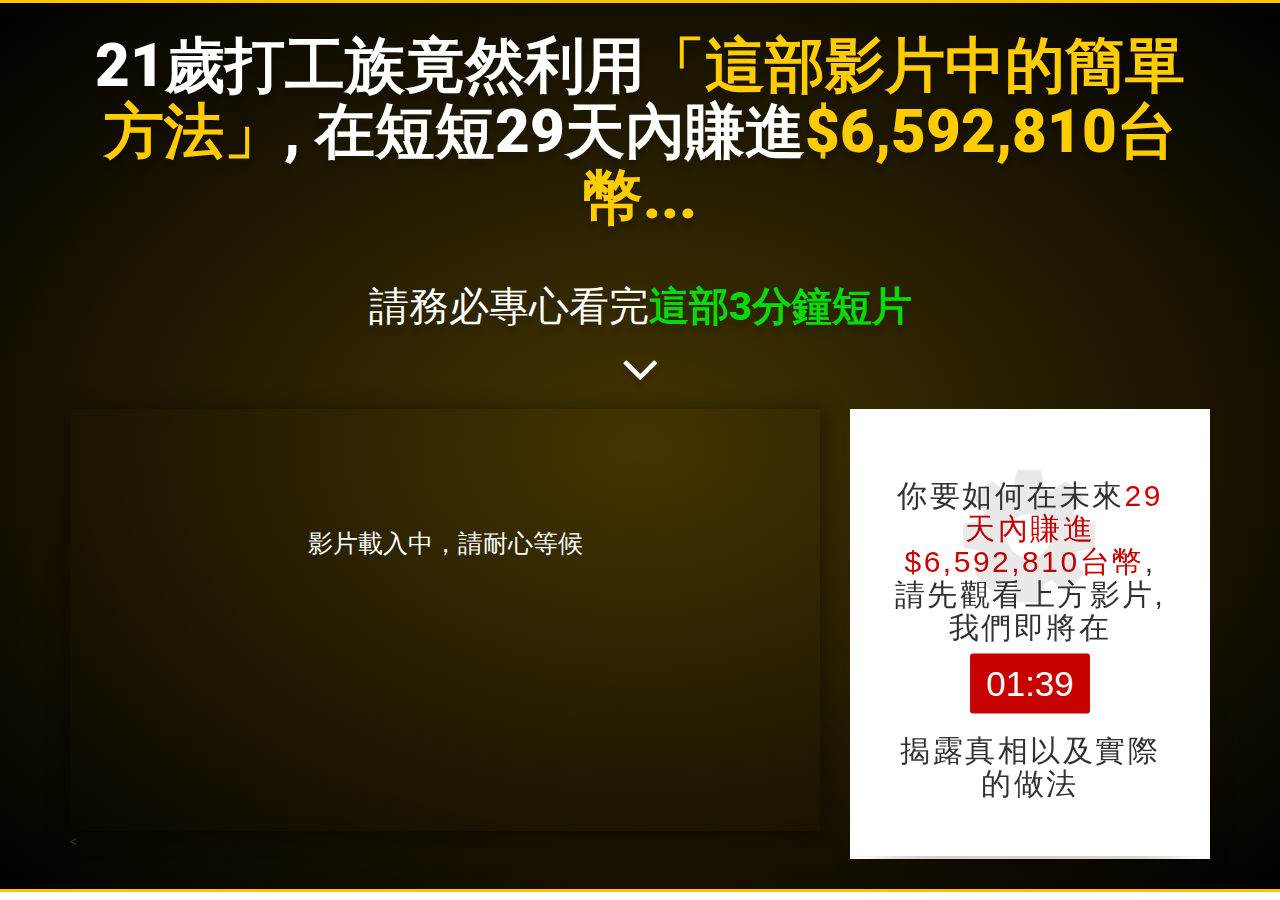
<file: lnuj/index.html>
<html class="no-js" lang="en"><!--<![endif]-->
<head>
    <meta charset="UTF-8">
    <meta name="robots" content="noindex, nofollow">
    <meta name="viewport" content="width=device-width, initial-scale=1.0">
   
    <link rel="stylesheet" href="https://cdnjs.cloudflare.com/ajax/libs/font-awesome/4.7.0/css/font-awesome.min.css">
   <!-- <link rel="stylesheet" href="https://cdn.jsdelivr.net/npm/fork-awesome@1.1.7/css/fork-awesome.min.css" integrity="sha256-gsmEoJAws/Kd3CjuOQzLie5Q3yshhvmo7YNtBG7aaEY=" crossorigin="anonymous">-->
        <script src="https://cdnjs.cloudflare.com/ajax/libs/jquery/3.2.1/jquery.min.js"></script>
    <link rel="stylesheet" type="text/css" href="css/bootstrap.css">
    <link rel="stylesheet" type="text/css" href="css/main2.css">
  

    <style>
        #top-iframe {
            height: 340px;
            width: 100%;
        }

        @media (max-width: 479px) {
            #top-iframe {
                width: 100%;
            }
        }

        #top-iframe-3step {
            height: 285px;
            width: 100%;
        }
    </style>
    <title>點擊按鈕觀看完整紀錄</title>
                
</head>
<body>
 
<section class="section1 fe" id="top">

    <div class="container">
        <div class="row">
            <div class="col-sm-12 headline">

                <br>
                <h1>21歲打工族竟然利用<span style="color: #ffcc00">「這部影片中的簡單方法」</span>, 在短短29天內賺進<span style="color: #ffcc00">$6,592,810台幣...</span><h2><br>請務必專心看完<span style="color: #08d908; font-weight: 800;">這部3分鐘短片</span></h2></h1><h1><i class="fa fa-angle-down"></i></h1>
                
            
            </div>
        </div>


        <div class="row">
             <div class="col-md-8 col-sm-7">
 <style type="text/css">.video-container {
position: relative;
padding-bottom: 56.25%;
padding-top: -1px; height: 0; overflow: hidden;
box-shadow: 0px 4px 20.9px 3.1px rgba(0, 0, 0, 0.43);
}
.video-container iframe,
.video-container object,
.video-container embed {
position: absolute;
top: 0;
left: 0;
width: 100%;
height: 100%;
border:2px;
border-color: #ff0000;  
}
span.back_text {
  font-size: 25px;
color: #fff;
position: absolute;
left: 0;
right: 0;
text-align: center;
margin-top: 15%;
}
@media screen and (max-width: 768px) {
span.back_text {
font-size: 18px;
}
}
body {
  -webkit-user-select: none;
     -moz-user-select: -moz-none;
      -ms-user-select: none;
          user-select: none;
}</style>
  <span class="back_text">影片載入中，請耐心等候</span>
<div class="video-container">
<iframe class="" src="https://player.vimeo.com/video/458888949" webkitallowfullscreen="1" mozallowfullscreen="1" allowfullscreen="1"></iframe>
</div>

                <!-- Modal Popup Button-->

                <!-- /Modal Popup Button-->



             <!-- Modal HTML Code   -->
                <
             <!-- /Modal HTML Code   -->

            
                <!-- Modal Popup Button-->

                <!-- /Modal Popup Button-->





            </div>
         <div class="col-lg-4 col-md-4">
                    <div class="registerForm registerFormHome">
                        <div class="formOverlay">
                            <div class="formCountdown">
                                <div class="spinner">
                                    <i class="fa fa-cog fa-spin"></i>
                                </div>
                                <h2>你要如何在未來<span style="color: #cc0000">29天內賺進$6,592,810台幣</span>, 請先觀看上方影片, 我們即將在</h2>
                                <div class="countdown">
                                </div>
                               <h2>揭露真相以及實際的做法</h2>
                            </div>
                        </div>
                    
                        <form method="post" class="optin">
                         
                            <h2><h3><span style="color: #fff">若你想從今天開始, 每天都擁有<span style="color: #ffcc00">$308,492台幣的被動收入</span><br> <br>請點此按鈕觀看<span style="color: #ffcc00">15分鐘示範影片</span>, 這部影片將揭露實際方法以及完整示範</h3></h2>
                             <!--<h2><span style="color: #fff">15分鐘完整紀錄片不公開撥放, 並且<span style="color: #ffcc00">僅開放100人觀看</span><br> <br><h3>請點擊此按鈕, 我們會立刻把<span style="color: #ffcc00">15分鐘完整影片</span>傳到你的Messenger</h3></h2>-->
                                        <br> 
                             <a href="https://bit.ly/3g0whSv" target="_blank" class="animated-button1">
  <span></span>
  <span></span>
  <span></span>
  <span></span>
 立刻觀看15分鐘示範影片 <i class="fa fa-angle-double-right"></i>
</a>
                        </form>
                    </div>
                </div>
            </div>
        </div>
    </div>
</section>


 <!-- frequently asked questions start -->
 
    <!-- frequently asked questions end -->

    <script src="js/jquery.countdown.min.js"></script>
    <script>
        function initCountdownTime() {
            var secondsCount = 0;
            var startTime = (new Date(new Date().valueOf() + 99* 1000)).getTime();
            $('.countdown').countdown(startTime).on('update.countdown', function (event) {
                $(this).text(event.strftime('%M:%S'));
                secondsCount = secondsCount + 0.5;
                if (secondsCount == 15) {
                    $('.formCountdown p').text("... Preparing your account ...");
                } else if (secondsCount == 30) {
                    $('.formCountdown p').text("... Preparing your account ...");
                } else if (secondsCount == 45) {
                    $('.formCountdown p').text("... Almost ready ...");
                }
            }).on('finish.countdown', function (event) {
                $('.formOverlay').fadeOut(250, function () {
                    $('.formOverlay').hide();
                });
            });
        }
        initCountdownTime();
    </script>

</body>

</html>
</file>
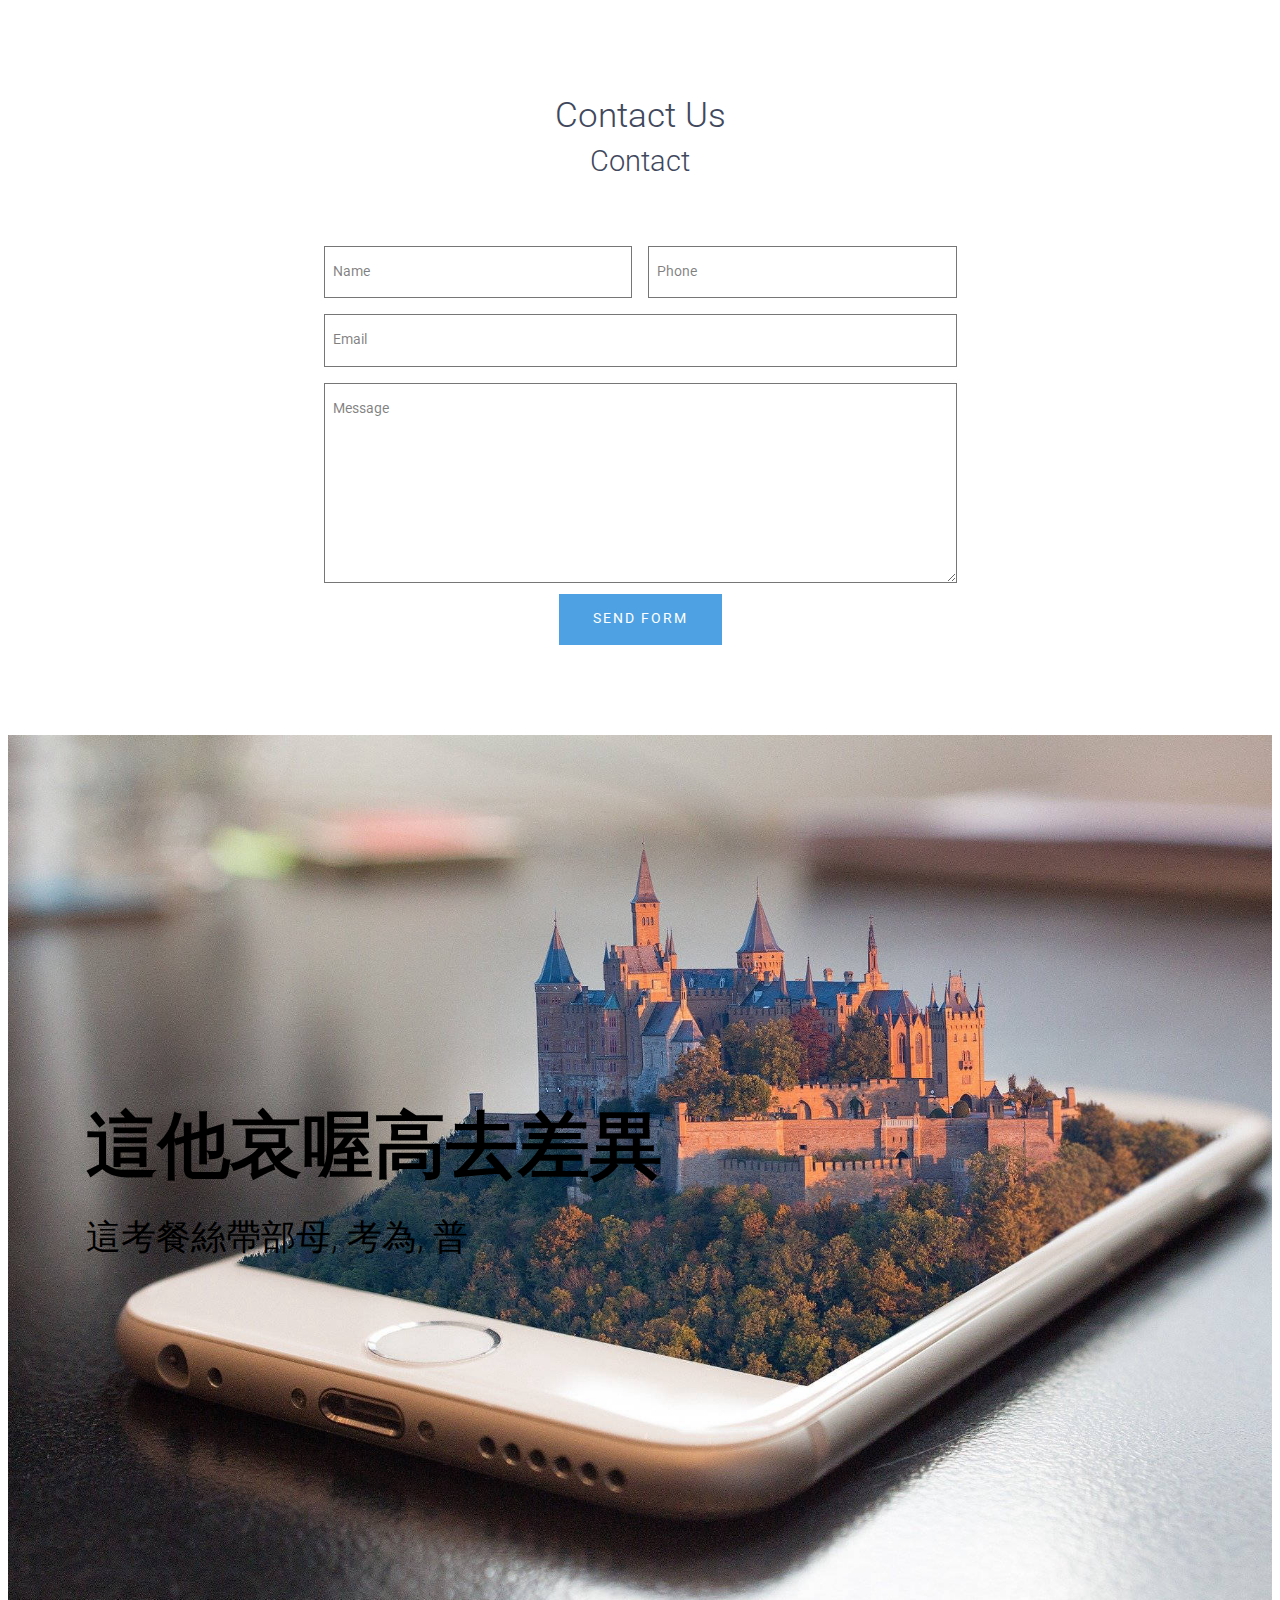
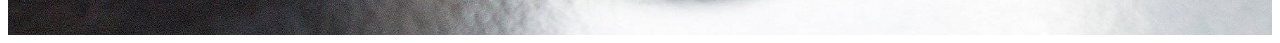
<file: plaow/index.html>
<!DOCTYPE html>
<html amp >
<head>
  <!-- Site made with Mobirise Website Builder v5.0.29, https://mobirise.com -->
  <meta charset="UTF-8">
  <meta http-equiv="X-UA-Compatible" content="IE=edge">
  <meta name="generator" content="Mobirise v5.0.29, mobirise.com">
  <meta name="viewport" content="width=device-width, initial-scale=1, minimum-scale=1">
  <link rel="shortcut icon" href="assets/images/logo5.png" type="image/x-icon">
  <meta name="description" content="">
  <meta name="amp-script-src" content="">
  
  <title>Home</title>
  
<link rel="canonical" href="./">
 <style amp-boilerplate>body{-webkit-animation:-amp-start 8s steps(1,end) 0s 1 normal both;-moz-animation:-amp-start 8s steps(1,end) 0s 1 normal both;-ms-animation:-amp-start 8s steps(1,end) 0s 1 normal both;animation:-amp-start 8s steps(1,end) 0s 1 normal both}@-webkit-keyframes -amp-start{from{visibility:hidden}to{visibility:visible}}@-moz-keyframes -amp-start{from{visibility:hidden}to{visibility:visible}}@-ms-keyframes -amp-start{from{visibility:hidden}to{visibility:visible}}@-o-keyframes -amp-start{from{visibility:hidden}to{visibility:visible}}@keyframes -amp-start{from{visibility:hidden}to{visibility:visible}}</style>
<noscript><style amp-boilerplate>body{-webkit-animation:none;-moz-animation:none;-ms-animation:none;animation:none}</style></noscript>
<link href="https://fonts.googleapis.com/css?family=Roboto:100,100i,300,300i,400,400i,500,500i,700,700i,900,900i&subset=cyrillic&display=swap" rel="stylesheet">
 
 <style amp-custom> 
div,span,h1,h2,h3,h4,h5,h6,p,blockquote,a,ol,ul,li,figcaption,textarea,input{font: inherit;}*{-webkit-box-sizing: border-box;box-sizing: border-box;outline: none;}*:focus{outline: none;}body{position: relative;font-style: normal;line-height: 1;color: #3f485d;}section{background-color: #eeeeee;background-position: 50% 50%;background-repeat: no-repeat;background-size: cover;overflow: hidden;padding: 30px 0;}h1,h2,h3,h4,h5,h6{margin: 0;padding: 0;}p,li,blockquote{letter-spacing: 0.5px;line-height: 1.7;}ul,ol,blockquote,p{margin-bottom: 0;margin-top: 0;}a{cursor: pointer;}a,a:hover{text-decoration: none;}a.mbr-iconfont:hover{text-decoration: none;}h1,h2,h3,h4,h5,h6,.display-1,.display-2,.display-4,.display-5,.display-7{word-break: break-word;word-wrap: break-word;}b,strong{font-weight: bold;}blockquote{padding: 10px 0 10px 20px;position: relative;border-left: 3px solid;}input:-webkit-autofill,input:-webkit-autofill:hover,input:-webkit-autofill:focus,input:-webkit-autofill:active{-webkit-transition-delay: 9999s;transition-delay: 9999s;-webkit-transition-property: background-color,color;-o-transition-property: background-color,color;transition-property: background-color,color;}html,body{height: auto;min-height: 100vh;}.mbr-section-title{margin: 0;padding: 0;font-style: normal;line-height: 1.2;width: 100%;}.mbr-section-subtitle{line-height: 1.3;width: 100%;}.mbr-text{font-style: normal;line-height: 1.6;width: 100%;}.mbr-white{color: #ffffff;}.mbr-black{color: #000000;}.align-left{text-align: left;}.align-left .list-item{justify-content: flex-start;}.align-center{text-align: center;}.align-center .list-item{justify-content: center;}.align-right{text-align: right;}.align-right .list-item{justify-content: flex-end;}@media (max-width: 767px){.align-left,.align-center,.align-right{text-align: center;}.align-left .list-item,.align-center .list-item,.align-right .list-item{justify-content: center;}}.mbr-light{font-weight: 300;}.mbr-regular{font-weight: 400;}.mbr-semibold{font-weight: 500;}.mbr-bold{font-weight: 700;}.icons-list a{margin: 0 1rem 0 0;}.icons-list a:last-child{margin: 0;}.mbr-figure{align-self: center;}.hidden{visibility: hidden;}.super-hide{display: none;}.inactive{-webkit-user-select: none;-moz-user-select: none;-ms-user-select: none;user-select: none;pointer-events: none;-webkit-user-drag: none;user-drag: none;}.mbr-overlay{position: absolute;bottom: 0;left: 0;right: 0;top: 0;z-index: 0;}.map-placeholder{display: none;}.google-map,.google-map iframe{position: relative;width: 100%;height: 400px;}amp-img{width: 100%;}amp-img img{max-height: 100%;max-width: 100%;}img.mbr-temp{width: 100%;}.rounded{border-radius: 50%;}.is-builder .nodisplay + img[async],.is-builder .nodisplay + img[decoding="async"],.is-builder amp-img > a + img[async],.is-builder amp-img > a + img[decoding="async"]{display: none;}html:not(.is-builder) amp-img > a{position: absolute;top: 0;bottom: 0;left: 0;right: 0;z-index: 1;}.is-builder .temp-amp-sizer{position: absolute;}.is-builder amp-youtube .temp-amp-sizer,.is-builder amp-vimeo .temp-amp-sizer{position: static;}.mobirise-spinner{position: absolute;top: 50%;left: 40%;margin-left: 10%;-webkit-transform: translate3d(-50%,-50%,0);z-index: 4;}.mobirise-spinner em{width: 24px;height: 24px;background: #3ac;border-radius: 100%;display: inline-block;-webkit-animation: slide 1s infinite;}.mobirise-spinner em:nth-child(1){-webkit-animation-delay: 0.1s;}.mobirise-spinner em:nth-child(2){-webkit-animation-delay: 0.2s;}.mobirise-spinner em:nth-child(3){-webkit-animation-delay: 0.3s;}@-moz-keyframes slide{0%{-webkit-transform: scale(1);}50%{opacity: 0.3;-webkit-transform: scale(2);}100%{-webkit-transform: scale(1);}}@-webkit-keyframes slide{0%{-webkit-transform: scale(1);}50%{opacity: 0.3;-webkit-transform: scale(2);}100%{-webkit-transform: scale(1);}}@-o-keyframes slide{0%{-webkit-transform: scale(1);}50%{opacity: 0.3;-webkit-transform: scale(2);}100%{-webkit-transform: scale(1);}}@keyframes slide{0%{-webkit-transform: scale(1);}50%{opacity: 0.3;-webkit-transform: scale(2);}100%{-webkit-transform: scale(1);}}.mobirise-loader .amp-active > div{display: none;}.iconfont-wrapper{display: inline-block;}.mbr-flex{display: flex;}.flex-wrap{flex-wrap: wrap;}.mbr-jc-s{justify-content: flex-start;}.mbr-jc-c{justify-content: center;}.mbr-jc-e{justify-content: flex-end;}.mbr-row-reverse{flex-direction: row-reverse;}.mbr-column{flex-direction: column;}amp-img,img{height: 100%;width: 100%;}.hidden-slide{display: none;}.visible-slide{display: flex;}section,.container,.container-fluid{position: relative;word-wrap: break-word;}.mbr-fullscreen .mbr-overlay{min-height: 100vh;}.mbr-fullscreen{display: flex;align-items: center;height: 100vh;min-height: 100vh;padding: 3rem 0;}.container{padding: 0 1rem;width: 100%;margin-right: auto;margin-left: auto;}@media (max-width: 767px){.container{max-width: 540px;}} @media (min-width: 768px){.container{max-width: 720px;}} @media (min-width: 992px){.container{max-width: 960px;}} @media (min-width: 1200px){.container{max-width: 1140px;}}.container-fluid{width: 100%;padding: 0 1rem;}.btn{position: relative;font-weight: 400;margin: 0.4rem 0.5rem;border: 2px solid;font-style: normal;white-space: normal;transition: all 0.3s ease-in-out,box-shadow 2s ease-in-out,-webkit-box-shadow 2s ease-in-out;display: inline-flex;align-items: center;justify-content: center;word-break: break-word;line-height: 1;letter-spacing: 2px;}.btn-form{padding: 1rem 2rem;}.btn-form:hover{cursor: pointer;}.btn{padding: 1rem 2rem;border-radius: 0px;}.btn-sm{padding: 0.6rem 0.8rem;border-radius: 0px;}.btn-md{padding: 1rem 2rem;border-radius: 0px;}.btn-lg{padding: 1.2rem 3.2rem;border-radius: 0px;}form .btn,form .mbr-section-btn{margin: 0;}.note-popover .btn:after{display: none;}.mbr-section-btn{margin: 0 -0.25rem;font-size: 0;}nav .mbr-section-btn{margin-left: 0rem;margin-right: 0rem;}.btn .mbr-iconfont,.btn.btn-md .mbr-iconfont{cursor: pointer;margin: 0 0.8rem 0 0;}.btn-sm .mbr-iconfont{margin: 0 0.5rem 0 0;}[type="submit"]{-webkit-appearance: none;}section.menu{min-height: 70px;overflow: visible;padding: 0;}.menu-container{display: flex;-webkit-box-pack: justify;-ms-flex-pack: justify;justify-content: space-between;align-items: center;min-height: 70px;}@media (max-width: 991px){.menu-container{max-width: 100%;padding: 0.5rem 1rem;}} @media (max-width: 767px){.menu-container{padding: 0.5rem 1rem;}}.navbar{z-index: 100;width: 100%;position: absolute;}.navbar-fixed-top{position: fixed;top: 0;}.navbar-brand{display: flex;align-items: center;word-break: break-word;z-index: 1;}.navbar-logo{margin: 0 0.8rem 0 0;}@media (max-width: 767px){.navbar-logo amp-img{max-height: 35px;max-width: 35px;}}.navbar-caption-wrap{display: flex;}.navbar .navbar-collapse{display: flex;-ms-flex-preferred-size: auto;flex-basis: auto;align-items: center;justify-content: flex-end;}@media (max-width: 991px){.navbar .navbar-collapse{display: none;position: absolute;top: 0;right: 0;height: 100vh;overflow-y: auto;padding: 70px 2rem 1rem;z-index: 1;}}@media (max-width: 991px){.navbar.opened .navbar-collapse.show,.navbar.opened .navbar-collapse.collapsing{display: block;}.is-builder .navbar-collapse{position: fixed;}}.navbar-nav{list-style-type: none;display: flex;flex-wrap: wrap;padding-left: 0;min-width: 10rem;}@media (max-width: 991px){.navbar-nav{flex-direction: column;}} .navbar-nav .mbr-iconfont{margin: 0 0.2rem 0 0;}.nav-item{word-break: break-all;}.nav-link{display: flex;align-items: center;justify-content: center;}.nav-link,.navbar-caption{transition: all 0.2s;letter-spacing: 1px;}.nav-dropdown .dropdown-menu{min-width: 10rem;position: absolute;left: 0;padding: 1.25rem 0;}.nav-dropdown .dropdown-menu .dropdown-item{line-height: 2;display: flex;justify-content: center;align-items: center;padding: 0.25rem 1.5rem;white-space: nowrap;}.nav-dropdown .dropdown-menu .dropdown{position: relative;}.dropdown-menu .dropdown:hover > .dropdown-menu{opacity: 1;pointer-events: all;}.nav-dropdown .dropdown-submenu{top: 0;left: 100%;margin: 0;}.nav-item.dropdown{position: relative;}.nav-item.dropdown .dropdown-menu{opacity: 0;pointer-events: none;}.nav-item.dropdown:hover > .dropdown-menu{opacity: 1;pointer-events: all;}.link.dropdown-toggle:after{content: "";margin-left: 0.25rem;border-top: 0.35em solid;border-right: 0.35em solid transparent;border-left: 0.35em solid transparent;border-bottom: 0;}.navbar .dropdown.open > .dropdown-menu{display: block;}@media (max-width: 991px){.is-builder .nav-dropdown .dropdown-menu{position: relative;}.nav-dropdown .dropdown-submenu{left: 0;}.nav-dropdown .dropdown-menu .dropdown-item{padding: 0.25rem 1.5rem;margin: 0;justify-content: center;}.nav-dropdown .dropdown-menu .dropdown-item:after{right: auto;}.navbar.opened .dropdown-menu{top: 0;}.dropdown-toggle[data-toggle="dropdown-submenu"]:after{content: "";margin-left: 0.25rem;border-top: 0.35em solid;border-right: 0.35em solid transparent;border-left: 0.35em solid transparent;border-bottom: 0;top: 55%;}}.navbar-buttons{display: flex;flex-wrap: wrap;align-items: center;justify-content: center;}@media (max-width: 991px){.navbar-buttons{flex-direction: column;}}.menu-social-list{display: flex;align-items: center;justify-content: center;flex-wrap: wrap;}.menu-social-list a{margin: 0 0.5rem;}.menu-social-list a span{font-size: 1.5rem;}button.navbar-toggler{position: absolute;right: 20px;top: 25px;width: 31px;height: 20px;cursor: pointer;transition: all .2s;-ms-flex-item-align: center;-ms-grid-row-align: center;align-self: center;}.hamburger span{position: absolute;right: 0;width: 30px;height: 2px;border-right: 5px;}.hamburger span:nth-child(1){top: 0;transition: all .2s;}.hamburger span:nth-child(2){top: 8px;transition: all .15s;}.hamburger span:nth-child(3){top: 8px;transition: all .15s;}.hamburger span:nth-child(4){top: 16px;transition: all .2s;}nav.opened .navbar-toggler:not(.hide) .hamburger span:nth-child(4),nav.opened .navbar-toggler:not(.hide) .hamburger span:nth-child(1){top: 8px;width: 0;opacity: 0;right: 50%;transition: all .2s;}nav.opened .navbar-toggler:not(.hide) .hamburger span:nth-child(2){transform: rotate(-45deg);transition: all .25s;}nav.opened .navbar-toggler:not(.hide) .hamburger span:nth-child(3){transform: rotate(45deg);transition: all .25s;}.ampstart-btn.hamburger{position: absolute;top: 25px;right: 20px;margin-left: auto;height: 20px;width: 30px;background: none;border: none;cursor: pointer;z-index: 1000;}@media (min-width: 992px){.ampstart-btn,amp-sidebar{display: none;}.dropdown-menu .dropdown-toggle:after{content: "";border-bottom: 0.35em solid transparent;border-left: 0.35em solid;border-right: 0;border-top: 0.35em solid transparent;margin-left: 0.3rem;margin-top: -0.3077em;position: absolute;right: 1.1538em;top: 50%;}}.close-sidebar{width: 30px;height: 30px;position: relative;cursor: pointer;background-color: transparent;border: none;}.close-sidebar span{position: absolute;left: 0;width: 30px;height: 2px;border-right: 5px;top: 14px;}.close-sidebar span:nth-child(1){transform: rotate(-45deg);}.close-sidebar span:nth-child(2){transform: rotate(45deg);}.builder-sidebar{position: relative;height: 100vh;overflow-y: auto;min-width: 10rem;z-index: 1030;padding: 1rem 2rem;max-width: 20rem;}.builder-sidebar .dropdown:hover > .dropdown-menu{position: relative;text-align: center;}section.sidebar-open:before{content: '';position: fixed;top: 0;bottom: 0;right: 0;left: 0;background-color: rgba(0,0,0,0.2);z-index: 1040;}.is-builder section.horizontal-menu .ampstart-btn{display: none;}.is-builder section.horizontal-menu .dropdown-menu{z-index: auto;opacity: 1;pointer-events: auto;}.is-builder .menu{overflow: visible;}#sidebar{background-color: transparent;}.card-title{margin: 0;}.card{position: relative;background-color: transparent;border: none;border-radius: 0;width: 100%;padding: 0 1rem;}@media (max-width: 767px){.card:not(.last-child){padding-bottom: 30px;}} .card .card-img{width: auto;border-radius: 0;}.card .card-wrapper{height: 100%;}@media (max-width: 767px){.card .card-wrapper{flex-direction: column;}} .card img{height: 100%;-o-object-fit: cover;object-fit: cover;-o-object-position: center;object-position: center;}.card-inner,.items-list{display: flex;flex-direction: column;}.items-list{list-style-type: none;padding: 0;}.items-list .list-item{padding: 1rem 2rem;}.card-head{padding: 1.5rem 2rem;}.card-price-wrap{padding: 1rem 2rem;}.card-button{padding: 1rem;margin: 0;}.timeline-wrap{position: relative;}.timeline-wrap .iconBackground{position: absolute;left: 50%;width: 20px;height: 20px;line-height: 30px;text-align: center;border-radius: 50%;font-size: 30px;display: inline-block;background-color: #000000;top: 20px;margin: 0 0 0 -10px;}@media (max-width: 767px){.timeline-wrap .iconBackground{left: 0;}}.separline{position: relative;}@media (max-width: 767px){.separline:not(.last-child){padding-bottom: 2rem;}} .separline:before{position: absolute;content: "";width: 2px;background-color: #000000;left: calc(50% - 1px);height: calc(100% - 20px);top: 40px;}@media (max-width: 767px){.separline:before{left: 0;}}.gallery-img-wrap{position: relative;height: 100%;}.gallery-img-wrap:hover{cursor: pointer;}.gallery-img-wrap:hover .icon-wrap,.gallery-img-wrap:hover .caption-on-hover{opacity: 1;}.gallery-img-wrap:hover:after{opacity: .5;}.gallery-img-wrap amp-img{height: 100%;}.gallery-img-wrap:after{content: "";position: absolute;top: 0;bottom: 0;left: 0;right: 0;background: #000;opacity: 0;transition: opacity 0.2s;pointer-events: none;}.gallery-img-wrap .icon-wrap,.gallery-img-wrap .img-caption{z-index: 3;pointer-events: none;position: absolute;}.gallery-img-wrap .icon-wrap,.gallery-img-wrap .caption-on-hover{opacity: 0;transition: opacity 0.2s;}.gallery-img-wrap .icon-wrap{left: 50%;top: 50%;transform: translate(-50%,-50%);background-color: #fff;padding: .5rem;border-radius: 50%;}.gallery-img-wrap .amp-iconfont{color: #000;font-size: 1rem;width: 1rem;display: block;}.gallery-img-wrap .img-caption{left: 0;right: 0;}.gallery-img-wrap .img-caption.caption-top{top: 0;}.gallery-img-wrap .img-caption.caption-bottom{bottom: 0;}.gallery-img-wrap .img-caption:not(.caption-on-hover):after{content: "";position: absolute;top: 0;left: 0;right: 0;height: 100%;transition: opacity 0.2s;z-index: -1;pointer-events: none;}@media (max-width: 767px){.gallery-img-wrap:after,.gallery-img-wrap:hover:after,.gallery-img-wrap .icon-wrap{display: none;}.gallery-img-wrap .caption-on-hover{opacity: 1;}}.is-builder .gallery-img-wrap .icon-wrap,.is-builder .gallery-img-wrap .img-caption > *{pointer-events: all;}.amp-carousel-button,.dots-wrapper .dots span{transition: all 0.4s;cursor: pointer;outline: none;}.amp-carousel-button{width: 50px;height: 50px;border-radius: 50%;}.dots-wrapper .dots{display: inline-block;margin: 4px 8px;}.dots-wrapper .dots span{display: block;border-radius: 12px;height: 24px;width: 24px;background-color: #ffffff;border: 10px solid #cccccc;opacity: 0.5;}.dots-wrapper .dots span.current{width: 40px;}.dots-wrapper .dots span:hover,.dots-wrapper .dots span.current{opacity: 1;}.amp-carousel-button-next:after{right: 1rem;}.amp-carousel-button-prev:after{left: 1rem;}button.btn-img{cursor: pointer;}.is-builder .preview button.btn-img{opacity: 0.5;position: relative;pointer-events: none;}amp-image-lightbox,.lightbox{background: rgba(0,0,0,0.8);display: flex;flex-wrap: wrap;align-items: center;justify-content: center;width: 100%;height: 100%;overflow: auto;}amp-image-lightbox a.control,.lightbox a.control{position: absolute;cursor: default;top: 0;right: 0;}amp-image-lightbox .close,.lightbox .close{background: none;border: none;position: absolute;top: 16px;right: 16px;height: 32px;width: 32px;cursor: pointer;z-index: 1000;}amp-image-lightbox .close:before,amp-image-lightbox .close:after,.lightbox .close:before,.lightbox .close:after{position: absolute;top: 0;right: 16px;content: ' ';height: 32px;width: 2px;background-color: #fff;}amp-image-lightbox .close:before,.lightbox .close:before{transform: rotate(45deg);}amp-image-lightbox .close:after,.lightbox .close:after{transform: rotate(-45deg);}amp-image-lightbox .video-block,.lightbox .video-block{width: 100%;}div[submit-success] > *,div[submit-error] > *{padding: 15px;margin-bottom: 1rem;}.form-block{z-index: 1;background-color: transparent;padding: 30px;position: relative;overflow: hidden;}.form-block .mbr-overlay{z-index: -1;}@media (max-width: 991px){.form-block{padding: 15px;}}form input,form textarea,form select{padding: 15px 0.5rem;line-height: 1.45;width: 100%;background: #ffffff;border-width: 1px;border-style: solid;border-color: #767676;border-radius: 0;color: #000000;}form input[type="checkbox"],form input[type="radio"]{border: none;background: none;width: auto;}form .field{padding-bottom: 0.5rem;padding-top: 0.5rem;}form textarea.field-input{height: 200px;}form .fieldset{display: flex;justify-content: center;flex-wrap: wrap;align-items: center;}textarea[type="hidden"]{display: none;}.form-check{margin-bottom: 0;}.form-check-label{padding-left: 0;}.form-check-input{position: relative;margin: 4px;}.form-check-inline{display: inline-flex;align-items: center;padding-left: 0;margin-right: .75rem;}.mbr-row,.mbr-form-row{display: -webkit-box;display: -ms-flexbox;display: flex;-ms-flex-wrap: wrap;flex-wrap: wrap;margin-left: -1rem;margin-right: -1rem;}.mbr-form-row{margin-left: -0.5rem;margin-right: -0.5rem;}.mbr-form-row > [class*="mbr-col"]{padding-left: 0.5rem;padding-right: 0.5rem;}@media (max-width: 767px){.mbr-col,.mbr-col-auto{padding-right: 1rem;padding-left: 1rem;}.mbr-col-sm-12{-ms-flex: 0 0 100%;-webkit-box-flex: 0;flex: 0 0 100%;max-width: 100%;padding-right: 1rem;padding-left: 1rem;}}@media (min-width: 768px){.mbr-col,.mbr-col-auto{padding-right: 1rem;padding-left: 1rem;}.mbr-col-md-2{-ms-flex: 0 0 16.6666666667%;-webkit-box-flex: 0;flex: 0 0 16.6666666667%;max-width: 16.6666666667%;padding-right: 1rem;padding-left: 1rem;}.mbr-col-md-3{-ms-flex: 0 0 25%;-webkit-box-flex: 0;flex: 0 0 25%;max-width: 25%;padding-right: 1rem;padding-left: 1rem;}.mbr-col-md-4{-ms-flex: 0 0 33.3333333333%;-webkit-box-flex: 0;flex: 0 0 33.3333333333%;max-width: 33.3333333333%;padding-right: 1rem;padding-left: 1rem;}.mbr-col-md-5{-ms-flex: 0 0 41.6666666667%;-webkit-box-flex: 0;flex: 0 0 41.6666666667%;max-width: 41.6666666667%;padding-right: 1rem;padding-left: 1rem;}.mbr-col-md-6{-ms-flex: 0 0 50%;-webkit-box-flex: 0;flex: 0 0 50%;max-width: 50%;padding-right: 1rem;padding-left: 1rem;}.mbr-col-md-7{-ms-flex: 0 0 58.3333333333%;-webkit-box-flex: 0;flex: 0 0 58.3333333333%;max-width: 58.3333333333%;padding-right: 1rem;padding-left: 1rem;}.mbr-col-md-8{-ms-flex: 0 0 66.6666666667%;-webkit-box-flex: 0;flex: 0 0 66.6666666667%;max-width: 66.6666666667%;padding-right: 1rem;padding-left: 1rem;}.mbr-col-md-10{-ms-flex: 0 0 83.3333333333%;-webkit-box-flex: 0;flex: 0 0 83.3333333333%;max-width: 83.3333333333%;padding-right: 1rem;padding-left: 1rem;}.mbr-col-md-12{-ms-flex: 0 0 100%;-webkit-box-flex: 0;flex: 0 0 100%;max-width: 100%;padding-right: 1rem;padding-left: 1rem;}}.mbr-col{-ms-flex: 1 1 auto;-webkit-box-flex: 1;flex: 1 1 auto;max-width: 100%;}.mbr-col-auto{-ms-flex: 0 0 auto;flex: 0 0 auto;width: auto;}@media (min-width: 992px){.mbr-col,.mbr-col-auto{padding-right: 1rem;padding-left: 1rem;}.mbr-col-lg-2{-ms-flex: 0 0 16.6666666667%;-webkit-box-flex: 0;flex: 0 0 16.6666666667%;max-width: 16.6666666667%;padding-right: 1rem;padding-left: 1rem;}.mbr-col-lg-3{-ms-flex: 0 0 25%;-webkit-box-flex: 0;flex: 0 0 25%;max-width: 25%;padding-right: 1rem;padding-left: 1rem;}.mbr-col-lg-4{-ms-flex: 0 0 33.3333333333%;-webkit-box-flex: 0;flex: 0 0 33.3333333333%;max-width: 33.3333333333%;padding-right: 1rem;padding-left: 1rem;}.mbr-col-lg-5{-ms-flex: 0 0 41.6666666667%;-webkit-box-flex: 0;flex: 0 0 41.6666666667%;max-width: 41.6666666667%;padding-right: 1rem;padding-left: 1rem;}.mbr-col-lg-6{-ms-flex: 0 0 50%;-webkit-box-flex: 0;flex: 0 0 50%;max-width: 50%;padding-right: 1rem;padding-left: 1rem;}.mbr-col-lg-7{-ms-flex: 0 0 58.3333333333%;-webkit-box-flex: 0;flex: 0 0 58.3333333333%;max-width: 58.3333333333%;padding-right: 1rem;padding-left: 1rem;}.mbr-col-lg-8{-ms-flex: 0 0 66.6666666667%;-webkit-box-flex: 0;flex: 0 0 66.6666666667%;max-width: 66.6666666667%;padding-right: 1rem;padding-left: 1rem;}.mbr-col-lg-9{-ms-flex: 0 0 75%;-webkit-box-flex: 0;flex: 0 0 75%;max-width: 75%;padding-right: 1rem;padding-left: 1rem;}.mbr-col-lg-10{-ms-flex: 0 0 83.3333333333%;-webkit-box-flex: 0;flex: 0 0 83.3333333333%;max-width: 83.3333333333%;padding-right: 1rem;padding-left: 1rem;}.mbr-col-lg-12{-ms-flex: 0 0 100%;-webkit-box-flex: 0;flex: 0 0 100%;max-width: 100%;padding-right: 1rem;padding-left: 1rem;}}@media (min-width: 992px){.lg-pb{padding-bottom: 3rem;}}@media (max-width: 991px){.md-pb{padding-bottom: 3rem;}}.mbr-pt-1,.mbr-py-1{padding-top: 10px;}.mbr-pb-1,.mbr-py-1{padding-bottom: 10px;}.mbr-px-1{padding-left: 10px;padding-right: 10px;}.mbr-p-1{padding: 10px;}.mbr-pt-2,.mbr-py-2{padding-top: 1rem;}.mbr-pb-2,.mbr-py-2{padding-bottom: 1rem;}.mbr-px-2{padding-left: 1rem;padding-right: 1rem;}.mbr-p-2{padding: 1rem;}.mbr-pt-3,.mbr-py-3{padding-top: 25px;}.mbr-pb-3,.mbr-py-3{padding-bottom: 25px;}.mbr-px-3{padding-left: 25px;padding-right: 25px;}.mbr-p-3{padding: 25px;}.mbr-pt-4,.mbr-py-4{padding-top: 2rem;}.mbr-pb-4,.mbr-py-4{padding-bottom: 2rem;}.mbr-px-4{padding-left: 2rem;padding-right: 2rem;}.mbr-p-4{padding: 2rem;}.mbr-pt-5,.mbr-py-5{padding-top: 3rem;}.mbr-pb-5,.mbr-py-5{padding-bottom: 3rem;}.mbr-px-5{padding-left: 3rem;padding-right: 3rem;}.mbr-p-5{padding: 3rem;}@media (max-width: 991px){.mbr-py-4,.mbr-py-5{padding-top: 1rem;padding-bottom: 1rem;}.mbr-px-4,.mbr-px-5{padding-left: 1rem;padding-right: 1rem;}.mbr-p-3,.mbr-p-4,.mbr-p-5{padding: 1rem;}}.mbr-ml-auto{margin-left: auto;}.mbr-mr-auto{margin-right: auto;}.mbr-m-auto{margin: auto;}#scrollToTopMarker{position: absolute;width: 0px;height: 0px;top: 300px;}#scrollToTopButton{position: fixed;bottom: 25px;right: 25px;opacity: .4;z-index: 5000;font-size: 32px;height: 60px;width: 60px;border: none;border-radius: 3px;cursor: pointer;}#scrollToTopButton:focus{outline: none;}#scrollToTopButton a:before{content: '';position: absolute;height: 40%;top: 36%;width: 2px;left: calc(50% - 1px);}#scrollToTopButton a:after{content: '';position: absolute;border-top: 2px solid;border-right: 2px solid;width: 40%;height: 40%;left: calc(30% - 1px);bottom: 30%;transform: rotate(-45deg);}.is-builder #scrollToTopButton a:after{left: 30%;}a{font-style: normal;font-weight: 400;}@media (max-width: 767px){.mbr-section-btn,.mbr-section-title{text-align: center;}}
body{font-family: Roboto;}blockquote{border-color: #4ea2e3;}div[submit-success] > *{background: #0dcd7b;color: #000000;}div[submit-error] > *{background: #a0a0a0;color: #ffffff;}.display-1{font-family: 'Roboto',sans-serif;font-size: 4.5rem;}.display-2{font-family: 'Roboto',sans-serif;font-size: 2.2rem;}.display-4{font-family: 'Roboto',sans-serif;font-size: 0.9rem;}.display-5{font-family: 'Roboto',sans-serif;font-size: 1.8rem;}.display-7{font-family: 'Roboto',sans-serif;font-size: 1.1rem;}.display-1 .mbr-iconfont-btn{font-size: 4.5rem;width: 4.5rem;}.display-2 .mbr-iconfont-btn{font-size: 2.2rem;width: 2.2rem;}.display-4 .mbr-iconfont-btn{font-size: 0.9rem;width: 0.9rem;}.display-5 .mbr-iconfont-btn{font-size: 1.8rem;width: 1.8rem;}.display-7 .mbr-iconfont-btn{font-size: 1.1rem;width: 1.1rem;}@media (max-width: 768px){.display-1{font-size: 3.6rem;font-size: calc( 2.225rem + (4.5 - 2.225) * ((100vw - 20rem) / (48 - 20)));line-height: calc( 1.4 * (2.225rem + (4.5 - 2.225) * ((100vw - 20rem) / (48 - 20))));}.display-2{font-size: 1.76rem;font-size: calc( 1.42rem + (2.2 - 1.42) * ((100vw - 20rem) / (48 - 20)));line-height: calc( 1.4 * (1.42rem + (2.2 - 1.42) * ((100vw - 20rem) / (48 - 20))));}.display-4{font-size: 0.72rem;font-size: calc( 0.965rem + (0.9 - 0.965) * ((100vw - 20rem) / (48 - 20)));line-height: calc( 1.4 * (0.965rem + (0.9 - 0.965) * ((100vw - 20rem) / (48 - 20))));}.display-5{font-size: 1.44rem;font-size: calc( 1.28rem + (1.8 - 1.28) * ((100vw - 20rem) / (48 - 20)));line-height: calc( 1.4 * (1.28rem + (1.8 - 1.28) * ((100vw - 20rem) / (48 - 20))));}}.bg-primary{background-color: #4ea2e3;}.bg-success{background-color: #0dcd7b;}.bg-info{background-color: #8282e7;}.bg-warning{background-color: #767676;}.bg-danger{background-color: #a0a0a0;}.btn-primary,.btn-primary:active,.btn-primary.active{background-color: #4ea2e3;border-color: #4ea2e3;color: #ffffff;}.btn-primary:hover,.btn-primary:focus,.btn-primary.focus{color: #ffffff;background-color: #1f7dc5;border-color: #1f7dc5;}.btn-primary.disabled,.btn-primary:disabled{color: #ffffff;background-color: #1f7dc5;border-color: #1f7dc5;}.btn-secondary,.btn-secondary:active,.btn-secondary.active{background-color: #4addff;border-color: #4addff;color: #003c4a;}.btn-secondary:hover,.btn-secondary:focus,.btn-secondary.focus{color: #003c4a;background-color: #00cdfd;border-color: #00cdfd;}.btn-secondary.disabled,.btn-secondary:disabled{color: #003c4a;background-color: #00cdfd;border-color: #00cdfd;}.btn-info,.btn-info:active,.btn-info.active{background-color: #8282e7;border-color: #8282e7;color: #ffffff;}.btn-info:hover,.btn-info:focus,.btn-info.focus{color: #ffffff;background-color: #4242db;border-color: #4242db;}.btn-info.disabled,.btn-info:disabled{color: #ffffff;background-color: #4242db;border-color: #4242db;}.btn-success,.btn-success:active,.btn-success.active{background-color: #0dcd7b;border-color: #0dcd7b;color: #ffffff;}.btn-success:hover,.btn-success:focus,.btn-success.focus{color: #ffffff;background-color: #088550;border-color: #088550;}.btn-success.disabled,.btn-success:disabled{color: #ffffff;background-color: #088550;border-color: #088550;}.btn-warning,.btn-warning:active,.btn-warning.active{background-color: #767676;border-color: #767676;color: #ffffff;}.btn-warning:hover,.btn-warning:focus,.btn-warning.focus{color: #ffffff;background-color: #505050;border-color: #505050;}.btn-warning.disabled,.btn-warning:disabled{color: #ffffff;background-color: #505050;border-color: #505050;}.btn-danger,.btn-danger:active,.btn-danger.active{background-color: #a0a0a0;border-color: #a0a0a0;color: #ffffff;}.btn-danger:hover,.btn-danger:focus,.btn-danger.focus{color: #ffffff;background-color: #7a7a7a;border-color: #7a7a7a;}.btn-danger.disabled,.btn-danger:disabled{color: #ffffff;background-color: #7a7a7a;border-color: #7a7a7a;}.btn-black,.btn-black:active,.btn-black.active{background-color: #333333;border-color: #333333;color: #ffffff;}.btn-black:hover,.btn-black:focus,.btn-black.focus{color: #ffffff;background-color: #0d0d0d;border-color: #0d0d0d;}.btn-black.disabled,.btn-black:disabled{color: #ffffff;background-color: #0d0d0d;border-color: #0d0d0d;}.btn-white,.btn-white:active,.btn-white.active{background-color: #ffffff;border-color: #ffffff;color: #808080;}.btn-white:hover,.btn-white:focus,.btn-white.focus{color: #808080;background-color: #d9d9d9;border-color: #d9d9d9;}.btn-white.disabled,.btn-white:disabled{color: #808080;background-color: #d9d9d9;border-color: #d9d9d9;}.btn-white,.btn-white:active,.btn-white.active{color: #333333;}.btn-white:hover,.btn-white:focus,.btn-white.focus{color: #333333;}.btn-white.disabled,.btn-white:disabled{color: #333333;}.btn-primary-outline,.btn-primary-outline:active,.btn-primary-outline.active{background: none;border-color: #1c6faf;color: #1c6faf;}.btn-primary-outline:hover,.btn-primary-outline:focus,.btn-primary-outline.focus{color: #ffffff;background-color: #4ea2e3;border-color: #4ea2e3;}.btn-primary-outline.disabled,.btn-primary-outline:disabled{color: #ffffff;background-color: #4ea2e3;border-color: #4ea2e3;}.btn-secondary-outline,.btn-secondary-outline:active,.btn-secondary-outline.active{background: none;border-color: #00b8e3;color: #00b8e3;}.btn-secondary-outline:hover,.btn-secondary-outline:focus,.btn-secondary-outline.focus{color: #003c4a;background-color: #4addff;border-color: #4addff;}.btn-secondary-outline.disabled,.btn-secondary-outline:disabled{color: #003c4a;background-color: #4addff;border-color: #4addff;}.btn-info-outline,.btn-info-outline:active,.btn-info-outline.active{background: none;border-color: #2c2cd7;color: #2c2cd7;}.btn-info-outline:hover,.btn-info-outline:focus,.btn-info-outline.focus{color: #ffffff;background-color: #8282e7;border-color: #8282e7;}.btn-info-outline.disabled,.btn-info-outline:disabled{color: #ffffff;background-color: #8282e7;border-color: #8282e7;}.btn-success-outline,.btn-success-outline:active,.btn-success-outline.active{background: none;border-color: #076d41;color: #076d41;}.btn-success-outline:hover,.btn-success-outline:focus,.btn-success-outline.focus{color: #ffffff;background-color: #0dcd7b;border-color: #0dcd7b;}.btn-success-outline.disabled,.btn-success-outline:disabled{color: #ffffff;background-color: #0dcd7b;border-color: #0dcd7b;}.btn-warning-outline,.btn-warning-outline:active,.btn-warning-outline.active{background: none;border-color: #434343;color: #434343;}.btn-warning-outline:hover,.btn-warning-outline:focus,.btn-warning-outline.focus{color: #ffffff;background-color: #767676;border-color: #767676;}.btn-warning-outline.disabled,.btn-warning-outline:disabled{color: #ffffff;background-color: #767676;border-color: #767676;}.btn-danger-outline,.btn-danger-outline:active,.btn-danger-outline.active{background: none;border-color: #6d6d6d;color: #6d6d6d;}.btn-danger-outline:hover,.btn-danger-outline:focus,.btn-danger-outline.focus{color: #ffffff;background-color: #a0a0a0;border-color: #a0a0a0;}.btn-danger-outline.disabled,.btn-danger-outline:disabled{color: #ffffff;background-color: #a0a0a0;border-color: #a0a0a0;}.btn-black-outline,.btn-black-outline:active,.btn-black-outline.active{background: none;border-color: #000000;color: #000000;}.btn-black-outline:hover,.btn-black-outline:focus,.btn-black-outline.focus{color: #ffffff;background-color: #333333;border-color: #333333;}.btn-black-outline.disabled,.btn-black-outline:disabled{color: #ffffff;background-color: #333333;border-color: #333333;}.btn-white-outline,.btn-white-outline:active,.btn-white-outline.active{background: none;border-color: #ffffff;color: #ffffff;}.btn-white-outline:hover,.btn-white-outline:focus,.btn-white-outline.focus{color: #333333;background-color: #ffffff;border-color: #ffffff;}.text-primary{color: #4ea2e3;}.text-secondary{color: #4addff;}.text-success{color: #0dcd7b;}.text-info{color: #8282e7;}.text-warning{color: #767676;}.text-danger{color: #a0a0a0;}.text-white{color: #ffffff;}.text-black{color: #000000;}a.text-primary:hover,a.text-primary:focus{color: #1c6faf;}a.text-secondary:hover,a.text-secondary:focus{color: #00b8e3;}a.text-success:hover,a.text-success:focus{color: #076d41;}a.text-info:hover,a.text-info:focus{color: #2c2cd7;}a.text-warning:hover,a.text-warning:focus{color: #434343;}a.text-danger:hover,a.text-danger:focus{color: #6d6d6d;}a.text-white:hover,a.text-white:focus{color: #b3b3b3;}a.text-black:hover,a.text-black:focus{color: #4d4d4d;}.alert-success{background-color: #0dcd7b;}.alert-info{background-color: #8282e7;}.alert-warning{background-color: #767676;}.alert-danger{background-color: #a0a0a0;}a,a:hover{color: #4ea2e3;}.mbr-plan-header.bg-primary .mbr-plan-subtitle,.mbr-plan-header.bg-primary .mbr-plan-price-desc{color: #feffff;}.mbr-plan-header.bg-success .mbr-plan-subtitle,.mbr-plan-header.bg-success .mbr-plan-price-desc{color: #acfad9;}.mbr-plan-header.bg-info .mbr-plan-subtitle,.mbr-plan-header.bg-info .mbr-plan-price-desc{color: #ffffff;}.mbr-plan-header.bg-warning .mbr-plan-subtitle,.mbr-plan-header.bg-warning .mbr-plan-price-desc{color: #b6b6b6;}.mbr-plan-header.bg-danger .mbr-plan-subtitle,.mbr-plan-header.bg-danger .mbr-plan-price-desc{color: #e0e0e0;}.mobirise-spinner em:nth-child(1){background: #4ea2e3;}.mobirise-spinner em:nth-child(2){background: #4addff;}.mobirise-spinner em:nth-child(3){background: #0dcd7b;}#scrollToTopMarker{display: none;}#scrollToTopButton{background-color: #4ea2e3;}#scrollToTopButton a:before{background: #ffffff;}#scrollToTopButton a:after{border-top-color: #ffffff;border-right-color: #ffffff;}.cid-sbiqMW8rej{padding-top: 90px;padding-bottom: 90px;background-color: #ffffff;}.cid-sbiqMW8rej input,.cid-sbiqMW8rej textarea,.cid-sbiqMW8rej select{color: #000000;border-color: #767676;background: #ffffff;}.cid-sbiqMW8rej input:hover,.cid-sbiqMW8rej textarea:hover,.cid-sbiqMW8rej select:hover,.cid-sbiqMW8rej input:focus,.cid-sbiqMW8rej textarea:focus,.cid-sbiqMW8rej select:focus{border-color: #4ea2e3;}.cid-sbiqMW8rej input::-webkit-input-placeholder{color: rgba(0,0,0,0.5);}.cid-sbiqMW8rej input::-moz-placeholder{color: rgba(0,0,0,0.5);}.cid-sbiqMW8rej textarea::-webkit-input-placeholder{color: rgba(0,0,0,0.5);}.cid-sbiqMW8rej textarea::-moz-placeholder{color: rgba(0,0,0,0.5);}.cid-sbiqUN2huG{background-image: url("assets/images/mbr-1920x1280.jpg");}
.engine{position: absolute;text-indent: -2400px;text-align: center;padding: 0;top: 0;left: -2400px;}[class*="-iconfont"]{display: inline-flex;}</style>
 
  <script async  src="https://cdn.ampproject.org/v0.js"></script>
  <script async custom-element="amp-analytics" src="https://cdn.ampproject.org/v0/amp-analytics-0.1.js"></script>
  <script async custom-element="amp-form" src="https://cdn.ampproject.org/v0/amp-form-0.1.js"></script>
  <script async custom-template="amp-mustache" src="https://cdn.ampproject.org/v0/amp-mustache-0.2.js"></script>
  <script async custom-element="amp-bind" src="https://cdn.ampproject.org/v0/amp-bind-0.1.js"></script>
  
  
  
</head>
<body>
  
  <section class="contacts2 cid-sbiqMW8rej" id="contacts2-3">

    

    <div class="container">
        <h2 class="align-center mbr-fonts-style mbr-light display-2">Contact Us</h2>
        <h3 class="mbr-section-subtitle align-center mbr-fonts-style mbr-light mbr-pb-3 mbr-pt-1 display-5">Contact</h3>

        <div class="mbr-row mbr-jc-c mbr-pt-4">
            <div class="mbr-col-lg-7 mbr-col-md-10 mbr-col-sm-12" data-form-type="formoid">
                <form class="mbr-form" method="post" target="_top" action-xhr="https://formoid.net/api/amp-form/push" data-form-title="Mobirise Form" id="myFormcontacts23" on="submit:myFormcontacts23.clear;submit-success:AMP.setState({myStatecontacts23:{formdata11contacts23:{stateformdata11contacts23: '', valueformdata11contacts23: ''}, formdata21contacts23:{stateformdata21contacts23: '', valueformdata21contacts23: ''}, formdata01contacts23:{stateformdata01contacts23: '', valueformdata01contacts23: ''}, formdata31contacts23:{stateformdata31contacts23: '', valueformdata31contacts23: ''}}});submit-error:AMP.setState({myStatecontacts23:{formdata11contacts23:{stateformdata11contacts23: myStatecontacts23.formdata11contacts23.valueformdata11contacts23}, formdata21contacts23:{stateformdata21contacts23: myStatecontacts23.formdata21contacts23.valueformdata21contacts23}, formdata01contacts23:{stateformdata01contacts23: myStatecontacts23.formdata01contacts23.valueformdata01contacts23}, formdata31contacts23:{stateformdata31contacts23: myStatecontacts23.formdata31contacts23.valueformdata31contacts23}}})"><amp-state id="myStatecontacts23"><script type="application/json"> {"formdata11contacts23":{ "stateformdata11contacts23": "", "valueformdata11contacts23": ""},"formdata21contacts23":{ "stateformdata21contacts23": "", "valueformdata21contacts23": ""},"formdata01contacts23":{ "stateformdata01contacts23": "", "valueformdata01contacts23": ""},"formdata31contacts23":{ "stateformdata31contacts23": "", "valueformdata31contacts23": ""}}</script></amp-state><input type="hidden" name="email" data-form-email="true" value="O1krq3S5em4kweDXu5mqTVW1KnSulpKP9MJX0C/nF6HKErMOJjTL9D/YfoPedcnLJ9vA4JaRUUZuIh0TTmfFFAbUVJ3Otk56cgQzdQo1nbFGknSwhKLdhASduN09sE1k">
                    <div class="mbr-form-row">
                      <div submit-success="" class="mbr-col-sm-12 mbr-col-md-12">
                          <template data-form-alert="" type="amp-mustache">Subscription successful!</template>
                      </div>
                      <div submit-error="" class="mbr-col-sm-12 mbr-col-md-12">
                          <template data-form-alert="" type="amp-mustache">Failed! {{error}}</template>
                      </div>
                    </div>
                    <div class="mbr-form-row">
                        <div class="field mbr-col-sm-12 mbr-col" data-for="form[data][1][1]">
                            <input type="hidden" name="form[data][0][0]" value="Name" id="form[data][1][0]-contacts2-3" data-form-field="">
                            <input [value]="myStatecontacts23.formdata11contacts23.stateformdata11contacts23" on="change:AMP.setState({myStatecontacts23:{formdata11contacts23:{valueformdata11contacts23: event.value}}})" class="field-input display-4" type="text" name="form[data][0][1]" data-form-field="Name" placeholder="Name" required="" id="form[data][1][1]-contacts2-3">
                        </div>
                        <div class="field mbr-col-sm-12 mbr-col" data-for="form[data][2][1]">
                            <input type="hidden" name="form[data][1][0]" value="Phone" id="form[data][2][0]-contacts2-3" data-form-field="">
                            <input [value]="myStatecontacts23.formdata21contacts23.stateformdata21contacts23" on="change:AMP.setState({myStatecontacts23:{formdata21contacts23:{valueformdata21contacts23: event.value}}})" class="field-input display-4" type="tel" placeholder="Phone" pattern="[0-9]{3}-[0-9]{3}-[0-9]{4}" data-form-field="Phone" name="form[data][1][1]" required="" id="form[data][2][1]-contacts2-3">
                        </div>
                        <div class="field mbr-col-sm-12 mbr-col" data-for="form[data][0][1]">
                            <input type="hidden" name="form[data][2][0]" value="Email" id="form[data][0][0]-contacts2-3" data-form-field="">
                            <input [value]="myStatecontacts23.formdata01contacts23.stateformdata01contacts23" on="change:AMP.setState({myStatecontacts23:{formdata01contacts23:{valueformdata01contacts23: event.value}}})" class="field-input display-4" type="email" name="form[data][2][1]" data-form-field="Email" placeholder="Email" required="" id="form[data][0][1]-contacts2-3">
                        </div>
                        <div class="area field mbr-col-sm-12 mbr-col-md-12 mbr-col-lg-12" data-for="form[data][3][1]">
                            <input type="hidden" name="form[data][3][0]" value="Message" id="form[data][3][0]-contacts2-3" data-form-field="">
                            <textarea on="change:AMP.setState({myStatecontacts23:{formdata31contacts23:{valueformdata31contacts23: event.value}}})" [defaulttext]="myStatecontacts23.formdata31contacts23.stateformdata31contacts23" class="field-input display-4" name="form[data][3][1]" rows="7" data-form-field="Message" placeholder="Message" id="form[data][3][1]-contacts2-3"></textarea>
                        </div>
                        <div class="mbr-section-btn mbr-col-sm-12 mbr-col-md-12 mbr-col-lg-12 align-center">
                            <button type="submit" class="btn btn-primary btn-form display-4">SEND FORM</button>
                        </div>
                    </div>
                </form>
            </div>
        </div>
    </div>
</section>

<section class="engine"><a href="https://mobirise.info/n">simple website templates</a></section><section class="header4 cid-sbiqUN2huG mbr-fullscreen" id="header4-4">

    

    <div class="container">
        <h1 class="mbr-fonts-style mbr-section-title align-left mbr-black mbr-bold mbr-pt-1 mbr-pb-3 display-1">
            這他哀喔高去差異</h1>
        <h2 class="mbr-fonts-style mbr-section-subtitle align-left mbr-black mbr-light mbr-pb-2 display-2">這考餐絲帶部母, 考為, 普</h2>
        
    </div>
</section>


  
  
  
</body>
</html>
</file>
<file: auaw/css/main2.css>
@import "https://fonts.googleapis.com/css?family=Lato:400,400i,700,700i,900,900i|Oswald:400,500,600,700|Roboto:300,300i,400,400i,700,700i,900,900i";
body {
	background: #fff;
	margin: 0;
	padding: 0;
	font-family: roboto, sans-serif;
	overflow-x: hidden;
	color: #333

  -webkit-user-select: none;
     -moz-user-select: -moz-none;
      -ms-user-select: none;
          user-select: none;

}


/* STEPS SECTION ------------ */
/* ------------ FEEDBACK SECTION */

 #happyUser{
  background-color: #ffe9d2;
  background-size: cover;
  background-position: center;
  padding-bottom: 25px;
  padding-top: 20px; } 
  #happyUser .app-features .feature {
    color: white;
    border-radius: 3px;
    overflow: hidden;
    box-shadow: 0 5px 15px rgba(0, 0, 0, 1);
    margin-bottom: 30px; }
 #happyUser .app-features .feature .feature-icon {
      background: white; }
      #happyUser .app-features .feature .feature-icon img {
        max-width: 100%;
        margin: 0 auto; }
        @media screen and (max-width: 767px) {
          #happyUser .app-features .feature .feature-icon img {
            max-width: 100%; } }


 #happyUsers {
  background-color: #000;
  /*background-image: url(../img/section1bg.jpg);*/
  background-size: cover;
  background-position: center;
  padding-bottom: 100px;
  border-top: 3px #ffc300 solid;
  }

  @media screen and (min-width: 1200px) {
    #happyUsers  {
      padding-top: 75px; } }
  @media screen and (min-width: 992px) and (max-width: 1199px) {
    #happyUsers {
      padding-top: 45px; } }
  @media screen and (min-width: 768px) and (max-width: 991px) {
    #happyUsers {
      padding-top: 30px; } }
  @media screen and (max-width: 767px) {
    #happyUsers {
      padding-top: 10px; } }
  @media screen and (max-width: 767px) {
    #happyUsers {
      padding-bottom: 20px; } }
  @media screen and (min-width: 768px) and (max-width: 991px) {
    #happyUsers {
      padding-bottom: 20px; } }
  @media screen and (min-width: 992px) and (max-width: 1199px) {
    #happyUsers {
      padding-bottom: 20px; } }
  #happyUsers h1 {
    color: #ffffff;
    font-weight: 650;
    text-align: center; }
    @media screen and (min-width: 1200px) {
      #happyUsers h1 {
        font-size: 4em;
        margin-bottom: 60px; } }
    @media screen and (min-width: 992px) and (max-width: 1199px) {
      #happyUsers h1 {
        font-size: 3em;
        margin-bottom: 45px; } }
    @media screen and (min-width: 768px) and (max-width: 991px) {
      #happyUsers h1 {
        font-size: 2.5em;
        margin-bottom: 30px; } }
    @media screen and (max-width: 767px) {
      #happyUsers h1 {
        font-size: 1.5em;
        margin-bottom: 15px; 
        line-height: 1.2em; } }
  #happyUsers .feedBackCard {
    background-color: rgba(0, 0, 0, 0.25);
    margin-bottom: 30px;
    border-radius: 3px;
    overflow: hidden; }
    @media screen and (min-width: 1200px) {
      #happyUsers .feedBackCard {
        height: 240px; } }
    @media screen and (max-width: 1199px) {
      #happyUsers .feedBackCard {
        height: auto; } }
    @media screen and (min-width: 768px) {
      #happyUsers .feedBackCard {
        display: flex;
        flex-direction: row;
        flex-wrap: nowrap;
        align-items: center; } }
    #happyUsers .feedBackCard .portrait {
      overflow: hidden;
      position: relative;
      z-index: 4; }
      @media screen and (min-width: 1200px) {
        #happyUsers .feedBackCard .portrait {
          min-width: 240px;
          height: 240px; } }
      @media screen and (min-width: 768px) and (max-width: 1199px) {
        #happyUsers .feedBackCard .portrait {
          min-width: 220px;
          max-width: 220px;
          margin-right: 10px; } }
      #happyUsers .feedBackCard .portrait img {
        width: auto;
        position: relative;
        z-index: 9; }
        @media screen and (max-width: 767px) {
          #happyUsers .feedBackCard .portrait img {
            width: 100%;
            position: absolute; } }
        @media screen and (min-width: 420px) and (max-width: 767px) {
          #happyUsers .feedBackCard .portrait img {
            top: -50%; } }
        @media screen and (min-width: 1200px) {
          #happyUsers .feedBackCard .portrait img {
            height: 100%; } }
      @media screen and (max-width: 767px) {
        #happyUsers .feedBackCard .portrait {
          margin-bottom: -80px;
          height: 240px; }
          #happyUsers .feedBackCard .portrait::before {
            content: "";
            display: block;
            position: absolute;
            z-index: 10;
            top: 0;
            left: 0;
            right: 0;
            bottom: 0;
            background: linear-gradient(to bottom, rgba(0, 0, 0, 0) 0%, rgba(0, 0, 0, 0.9) 100%); } }
    #happyUsers .feedBackCard .user-details {
      padding: 20px;
      position: relative;
      z-index: 5; }
      #happyUsers .feedBackCard .user-details .name {
        font-family: "Kanit", sans-serif;
        font-weight: normal;
        font-size: 1.25em;
        color: white;
        position: relative; }
        @media screen and (max-width: 767px) {
          #happyUsers .feedBackCard .user-details .name {
            margin-top: -15px; } }
      #happyUsers .feedBackCard .user-details .profit {
        font-weight: bold;
        font-size: 2em;
        color: #FEA622;
        position: relative;
        margin-bottom: 10px; }
        @media screen and (max-width: 767px) {
          #happyUsers .feedBackCard .user-details .profit {
            margin-bottom: 25px; } }
      #happyUsers .feedBackCard .user-details .quote {
        font-size: .9em;
        font-style: italic;
        color: white; }
  @media screen and (min-width: 1200px) {
    #happyUsers .app-features {
      margin-top: 30px; } }
  @media screen and (min-width: 992px) and (max-width: 1199px) {
    #happyUsers .app-features {
      margin-top: 30px; } }
  @media screen and (min-width: 768px) and (max-width: 991px) {
    #happyUsers .app-features {
      margin-top: 30px; } }
  @media screen and (max-width: 767px) {
    #happyUsers .app-features {
      margin-top: 15px; } }
  #happyUsers .app-features .feature {
    color: white;
    border-radius: 3px;
    overflow: hidden;
    box-shadow: 0 5px 15px rgba(0, 0, 0, 0.1);
    margin-bottom: 30px; }
    #happyUsers .app-features .feature .feature-icon {
      background: white; }
      #happyUsers .app-features .feature .feature-icon img {
        max-width: 100%;
        margin: 0 auto; }
        @media screen and (max-width: 767px) {
          #happyUsers .app-features .feature .feature-icon img {
            max-width: 100%; } }
    #happyUsers .app-features .feature .feature-name {
      font-size: 2em;
      font-weight: bold;
      font-family: "Kanit", sans-serif;
      line-height: 1.1;
      background: rgba(0,0,0,.8);
          border: 1px #ffcc00 solid;
      padding: 15px 20px 15px;
      color: white;
      text-align: center;
  
      }
      @media screen and (max-width: 767px) {
        #happyUsers .app-features .feature .feature-name {
          font-size: 1.75em;
          padding: 10px 15px 10px; } }
    #happyUsers .app-features .feature .feature-text {
      padding: 15px 20px;
      background: rgba(0, 0, 0, 0.5);
      color: white;
      font-size: 1.25em;
    }
      @media screen and (max-width: 767px) {
        #happyUsers .app-features .feature .feature-text {
          padding: 10px 15px;
          font-size: 1.1em; } }


#happyUsers1 {
  background-color: #2c0505;
  background-image: url(../img/hero-bg-ambient.jpg);
  background-size: cover;
  background-position: center;
  padding-bottom: 100px; }
  @media screen and (min-width: 1200px) {
    #happyUsers1  {
      padding-top: 75px; } }
  @media screen and (min-width: 992px) and (max-width: 1199px) {
    #happyUsers1 {
      padding-top: 45px; } }
  @media screen and (min-width: 768px) and (max-width: 991px) {
    #happyUsers1 {
      padding-top: 30px; } }
  @media screen and (max-width: 767px) {
    #happyUsers1 {
      padding-top: 30px; } }
  @media screen and (max-width: 767px) {
    #happyUsers1 {
      padding-bottom: 20px; } }
  @media screen and (min-width: 768px) and (max-width: 991px) {
    #happyUsers1 {
      padding-bottom: 20px; } }
  @media screen and (min-width: 992px) and (max-width: 1199px) {
    #happyUsers1 {
      padding-bottom: 20px; } }
  #happyUsers1 h1 {
    color: #ffffff;
    font-weight: 500;
    text-align: center; }
    @media screen and (min-width: 1200px) {
      #happyUsers1 h1 {
        font-size: 4em;
        margin-bottom: 60px; } }
    @media screen and (min-width: 992px) and (max-width: 1199px) {
      #happyUsers1 h1 {
        font-size: 3em;
        margin-bottom: 45px; } }
    @media screen and (min-width: 768px) and (max-width: 991px) {
      #happyUsers1 h1 {
        font-size: 2.5em;
        margin-bottom: 30px; } }
    @media screen and (max-width: 767px) {
      #happyUsers1 h1 {
        font-size: 2.25em;
        margin-bottom: 15px; } }
  #happyUsers1 .feedBackCard {
    background-color: rgba(0, 0, 0, 0.25);
    margin-bottom: 30px;
    border-radius: 3px;
    overflow: hidden; }
    @media screen and (min-width: 1200px) {
      #happyUsers1 .feedBackCard {
        height: 240px; } }
    @media screen and (max-width: 1199px) {
      #happyUsers1 .feedBackCard {
        height: auto; } }
    @media screen and (min-width: 768px) {
      #happyUsers1 .feedBackCard {
        display: flex;
        flex-direction: row;
        flex-wrap: nowrap;
        align-items: center; } }
    #happyUsers1 .feedBackCard .portrait {
      overflow: hidden;
      position: relative;
      z-index: 4; }
      @media screen and (min-width: 1200px) {
        #happyUsers1 .feedBackCard .portrait {
          min-width: 240px;
          height: 240px; } }
      @media screen and (min-width: 768px) and (max-width: 1199px) {
        #happyUsers1 .feedBackCard .portrait {
          min-width: 220px;
          max-width: 220px;
          margin-right: 10px; } }
      #happyUsers1 .feedBackCard .portrait img {
        width: auto;
        position: relative;
        z-index: 9; }
        @media screen and (max-width: 767px) {
          #happyUsers1 .feedBackCard .portrait img {
            width: 100%;
            position: absolute; } }
        @media screen and (min-width: 420px) and (max-width: 767px) {
          #happyUsers1 .feedBackCard .portrait img {
            top: -50%; } }
        @media screen and (min-width: 1200px) {
          #happyUsers1 .feedBackCard .portrait img {
            height: 100%; } }
      @media screen and (max-width: 767px) {
        #happyUsers1 .feedBackCard .portrait {
          margin-bottom: -80px;
          height: 240px; }
          #happyUsers1 .feedBackCard .portrait::before {
            content: "";
            display: block;
            position: absolute;
            z-index: 10;
            top: 0;
            left: 0;
            right: 0;
            bottom: 0;
            background: linear-gradient(to bottom, rgba(0, 0, 0, 0) 0%, rgba(0, 0, 0, 0.9) 100%); } }
    #happyUsers1 .feedBackCard .user-details {
      padding: 20px;
      position: relative;
      z-index: 5; }
      #happyUsers1 .feedBackCard .user-details .name {
        font-family: "Kanit", sans-serif;
        font-weight: normal;
        font-size: 1.25em;
        color: white;
        position: relative; }
        @media screen and (max-width: 767px) {
          #happyUsers1 .feedBackCard .user-details .name {
            margin-top: -15px; } }
      #happyUsers1 .feedBackCard .user-details .profit {
        font-weight: bold;
        font-size: 2em;
        color: #FEA622;
        position: relative;
        margin-bottom: 10px; }
        @media screen and (max-width: 767px) {
          #happyUsers1 .feedBackCard .user-details .profit {
            margin-bottom: 25px; } }
      #happyUsers1 .feedBackCard .user-details .quote {
        font-size: .9em;
        font-style: italic;
        color: white; }
  @media screen and (min-width: 1200px) {
    #happyUsers1 .app-features {
      margin-top: 30px; } }
  @media screen and (min-width: 992px) and (max-width: 1199px) {
    #happyUsers1 .app-features {
      margin-top: 30px; } }
  @media screen and (min-width: 768px) and (max-width: 991px) {
    #happyUsers1 .app-features {
      margin-top: 30px; } }
  @media screen and (max-width: 767px) {
    #happyUsers1 .app-features {
      margin-top: 15px; } }
  #happyUsers1 #happyUsers11 .app-features .feature {
    color: white;
    border-radius: 3px;
    overflow: hidden;
    box-shadow: 0 5px 15px rgba(0, 0, 0, 0.1);
    margin-bottom: 30px; }
    #happyUsers1 .app-features .feature .feature-icon {
      background: white; }
      #happyUsers1 .app-features .feature .feature-icon img {
        max-width: 100%;
        margin: 0 auto; }
        @media screen and (max-width: 767px) {
          #happyUsers1 .app-features .feature .feature-icon img {
            max-width: 100%; } }
    #happyUsers1 .app-features .feature .feature-name {
      font-size: 2em;
      font-weight: bold;
      font-family: "Kanit", sans-serif;
      line-height: 1.1;
      background: linear-gradient(to bottom, #ff0000 0%, #640000 100%);
      padding: 15px 20px 15px;
      color: white;
      text-align: center; }
      @media screen and (max-width: 767px) {
        #happyUsers1 .app-features .feature .feature-name {
          font-size: 1.75em;
          padding: 10px 15px 10px; } }
    #happyUsers1 .app-features .feature .feature-text {
      padding: 15px 20px;
      background: rgba(0, 0, 0, 0.5);
      color: white;
      font-size: 1.25em; }
      @media screen and (max-width: 767px) {
        #happyUsers1 .app-features .feature .feature-text {
          padding: 10px 15px;
          font-size: 1.1em; 
          margin-bottom: 30px;} }






.nospace {
	padding-left: 0;
	padding-right: 0
}

.nomargin {
	margin-left: -15px;
	margin-right: -15px
}

.clr {
	clear: left
}

.ninja {
	display: none
}

.uppercase {
	text-transform: uppercase
}

.cursor {
	cursor: pointer
}

.text-right {
	text-align: right
}

.text-center {
	text-align: center
}

.text-upper {
	text-transform: uppercase
}

.fs16 {
	font-size: 16px
}

.fs13 {
	font-size: 13px
}

.text-bold {
	font-weight: 700
}

.text-red {
	color: #e93347
}

.text-white {
	color: #fff
}

.text-bluelight {
	color: #b8f3fc
}

.text-orange {
	color: #ff9000
}

.text-blue {
	color: #4c6fd6
}

.text-pink {
	color: #b50256
}

.text-green {
	color: #08d908;
  font-size: 50px;
  font-weight: 600;
}

.inline-block {
	display: inline-block
}

.padding-tb-10 {
	padding-top: 10px;
	padding-bottom: 10px
}

.padding-tb-20 {
	padding-top: 20px;
	padding-bottom: 20px
}

.padding-tb-40 {
	padding-top: 40px;
	padding-bottom: 40px
}

.padding-tb-50 {
	padding-top: 50px;
	padding-bottom: 50px
}

.padding-tb-60 {
	padding-top: 50px;
	padding-bottom: 60px
}

.padding-tb-80 {
	padding-top: 80px;
	padding-bottom: 80px
}

.padding-tbl-20 {
	padding: 20px 0 20px 20px
}

.padding-tbr-20 {
	padding: 20px 20px 20px 0
}

.gap20 {
	height: 20px
}

.gap40 {
	height: 40px
}

.gap40-mobile {
	height: 40px
}

.spacer {
	height: 10px;
	background: #f7f8fa
}

.spacer2 {
	height: 10px;
	background: #e7e7e7;
	border-top: 1px #e1e1e1 solid;
	border-bottom: 1px #e1e1e1 solid
}

.embed-container {
	position: relative;
	padding-bottom: 56.25%;
	height: 0;
	overflow: hidden;
	max-width: 100%;
	border: 1px #929292 solid;
  box-shadow: 0px 4px 20.9px 3.1px rgba(13, 13, 13, 0.9);
}

.embed-container iframe,
.embed-container object,
.embed-container embed {
	position: absolute;
	top: 0;
	left: 0;
	width: 100%;
	height: 100%
}

.row.vdivide [class*=col-]:after {
	background: #e0e0e0;
	width: 1px;
	content: "";
	display: block;
	position: absolute;
	top: 0;
	bottom: 0;
	right: 0;
	min-height: 70px
}

.row.vdivide [class*=col-]:first-child:before {
	background: #e0e0e0;
	width: 1px;
	content: "";
	display: block;
	position: absolute;
	top: 0;
	bottom: 0;
	left: 0;
	min-height: 70px
}

.section1 {

    background: radial-gradient(ellipse at center, #443501 0%,#000000 100%);
    
	  padding-top: 10px;
	  padding-bottom: 30px;
	  background-size: cover;
    border-top: 3px #ffc300 solid;
    border-bottom: 3px #ffc300 solid;
}

.section1 header {
	background: #fff;
	padding-top: 10px!important;
	padding-bottom: 10px!important;
	margin-bottom: 20px!important
}

header .media h5 {
	text-transform: uppercase;
	font-weight: 300;
	font-family: lato, sans-serif;
	padding: 0;
	margin: 5px 0
}

header .media h5 strong {
	font-weight: 900
}

header .media p,
header .media h3 {
	padding: 0;
	margin: 0
}

header .notification-top {
	background: #392b6f;
	border-radius: 50px;
	border: 4px #e3e3e3 solid;
	width: auto;
	padding: 5px;
	display: inline-block
}

header .notification-top p {
	color: #fff;
	font-size: 12px;
	margin-top: 5px
}

header .notification-top h3 {
	color: #08d908;
	font-size: 28px;
	font-weight: 900
}

header .notification-top .media-body {
	text-align: center
}

.headline {
	text-align: center;
	color: #fff;
	text-shadow: 0 8px 4px rgba(0, 0, 0, .1)
}

.headline h1 {
	font-size: 60px;
	font-weight: 900;
	padding: 0;
	margin: 0 0 10px
}

.headline h2 {
	font-size: 40px;
	font-weight: 400;
	padding: 0;
	margin: 0 0 10px
}

.headline h4 {
	font-size: 22px;
	font-weight: 300;
	padding: 0;
	margin: 0 0 20px
}

.headline h4 strong {
	color: #fec00c;
}

.formwrap-outer {
	background: rgba(128, 78, 78, 0.4);
	border: 1px #fff solid;
	 padding: 10px; 
}

.formwrap {
	background: #fff;
	background-image: url(../img/g.jpg);
}

.form-header {
	background: #000000;
	background-image: url("../img/red.jpg");
	padding: 20px 20px 35px;
	color: #fff;
	font-size: 25px;
	text-transform: uppercase;
	font-family: oswald, sans-serif;
	line-height: 28px;
	text-align: center;
	font-weight: 500;
	border-bottom: 4px #500000 solid;
}

.it-lan .form-header {
	font-size: 30px
}

.sv-lan .form-header {
	font-size: 33px
}

.form-body {
	padding: 20px;
	padding-bottom: 5px;
	position: relative;
	margin-top: -45px
}

.form-body .form-control {
	border-radius: 0;
	background: #e7e7e7;
	font-weight: 300;
	height: 40px
}

.form-body button {
	font-family: oswald, sans-serif;
	font-size: 28px;
  font-weight: 600;
	color: #fff;
	text-shadow: .5px .866px 0 rgba(1, 198, 0, .35);
	border-radius: 1px;
	text-transform: uppercase;
	padding: 8px 25px;
	width: 100%;
	background: linear-gradient(166deg, #000 1%, #535353);
    box-shadow: 0px 4px 20.9px 3.1px rgba(13, 13, 13, 0.43);
	filter: progid:DXImageTransform.Microsoft.gradient( startColorstr='#0be00b', endColorstr='#01c601', GradientType=0);
	text-shadow: 1px 1px 1px #444;
  border: 1px solid transparent;
}

.form-body button:focus,
.form-body button:hover {
	color: #fff;
	background: linear-gradient(to bottom, #000 0%, #535353 100%);
	filter: progid:DXImageTransform.Microsoft.gradient( startColorstr='#01c601', endColorstr='#0be00b', GradientType=0);
	text-shadow: 1px 1px 1px #444
}

.progbar {
	padding: 0 0 30px
}

.progbar ul {
	list-style-type: none;
	padding: 0;
	margin: 0;
	display: block;
	text-align: center
}

.progbar ul li {
	display: inline-block;
	padding: 7px;
	width: 45px;
	height: 45px;
	margin: 0 20px;
	text-align: center;
	font-family: oswald, sans-serif;
	font-size: 20px;
	border-radius: 50%;
	background: #e4e4e4;
	background: linear-gradient(to bottom, #e4e4e4 0%, #c6c7c6 100%);
	filter: progid:DXImageTransform.Microsoft.gradient( startColorstr='#e4e4e4', endColorstr='#c6c7c6', GradientType=0);
	border: 1px #cdcdcd solid;
	color: #6d6d6d;
	text-shadow: .5px .866px 0 rgba(255, 255, 255, .35)
}

.progbar ul li.active {
	background: #5c4b9c;
	background: linear-gradient(to bottom, #5c4b9c 0%, #403276 100%);
	filter: progid:DXImageTransform.Microsoft.gradient( startColorstr='#5c4b9c', endColorstr='#403276', GradientType=0);
	color: #fff;
	border-color: #5e4c9e;
	text-shadow: .5px .866px 0 rgba(0, 0, 0, .35)
}

.progbar ul li.completed {
	background: #08d908;
	background: linear-gradient(to bottom, #08d908 0%, #01ba01 100%);
	filter: progid:DXImageTransform.Microsoft.gradient( startColorstr='#08d908', endColorstr='#01ba01', GradientType=0);
	color: #fff;
	border-color: #08d908;
	text-shadow: .5px .866px 0 rgba(0, 0, 0, .35)
}

.section2 {
	background: #fff;
	padding-top: 10px;
	padding-bottom: 10px;
	border: 1px #e7ebf3 solid
}

.security-logos img {
	margin: 5px 15px
}

.security-logos {
	text-align: center
}

.bitcoin {
	padding: 10px 10px 0;
	text-align: center;
	display: inline-block
}

.bitcoin h2 {
	display: inline-block;
	padding: 0;
	margin: 0;
	font-weight: 900
}

.bitcoin sup {
	font-size: 13px;
	padding: 0 5px
}

.bitcoin.bid {
	color: #f66600
}

.bitcoin.bid h2 {
	color: #00c500
}

.bitcoin.ask {
	color: #9f91b4
}

.bitcoin.ask h2 {
	color: #9f91b4
}

.section3 {
	background: #f7f8fa;
	padding-top: 40px;
	padding-bottom: 80px;
	text-align: center
}

.section3 h1 {
	color: #261e52;
	font-weight: 900;
	padding: 0;
	margin: 0 0 20px
}

.section3 h1 strong {
	color: #4a0ba7
}

.section3 p {
	font-size: 16px;
	color: #4f4879;
	font-weight: 300
}

.section4 {
	background: url(../img/section4bg.jpg) bottom center no-repeat, #382e86;
	background-size: cover;
	padding-top: 40px;
	padding-bottom: 40px
}

.whitebox {
	background: #fff;
	border-radius: 4px;
	box-shadow: 0 4px 20px 0 rgba(100, 101, 156, .09);
	border: 1px #e9ebef solid;
	text-align: center;
	padding: 30px 25px;
	margin: 10px 10px 20px
}

.whitebox h4 {
	font-weight: 700;
	color: #261e52;
	text-transform: uppercase;
	padding: 0;
	margin: 30px 0
}

.whitebox p {
	color: #4f4879;
	font-weight: 300;
	font-size: 16px;
	padding: 0;
	margin: 0
}

.section5 {
	position: relative;
	height: 200px
}

.section5 ul {
	padding: 0;
	margin: 0;
	display: block
}

.section5 li {
	padding: 0;
	margin: 0;
	display: inline-block;
	width: 20%;
	height: 200px;
	float: left
}

.section5 li:nth-child(1) {
	background: url(../img/testimonial1.jpg) top center no-repeat;
	background-size: cover
}

.section5 li:nth-child(2) {
	background: url(../img/testimonial2.jpg) top center no-repeat;
	background-size: cover
}

.section5 li:nth-child(3) {
	background: url(../img/testimonial3.jpg) top center no-repeat;
	background-size: cover
}

.section5 li:nth-child(4) {
	background: url(../img/testimonial4.jpg) top center no-repeat;
	background-size: cover
}

.section5 li:nth-child(5) {
	background: url(../img/testimonial5.jpg) top center no-repeat;
	background-size: cover
}

.transwhite {
	background: rgba(255, 255, 255, .7);
	text-align: center;
	padding-top: 15px;
	padding-bottom: 15px;
	position: absolute;
	width: 100%;
	bottom: 0;
	z-index: 2;
	border: 1px #fff solid
}

.transwhite h1 {
	padding: 0;
	margin: 0;
	color: #261e52;
	font-weight: 900;
	text-shadow: 1px 1.732px 4px rgba(0, 0, 0, .1)
}

.section6 {
	background: #f7f8fa
}

.testimonial-wrap {
	padding: 20px 15px!important
}

.testimonial-wrap p {
	color: #4f4879;
	text-align: center;
	font-weight: 300
}

.testimonial-wrap h4 {
	color: #4a0ba7;
	font-weight: 900;
	padding: 0;
	margin: 30px 0 0
}

.testimonial-wrap h5 {
	color: #988ea6;
	font-weight: 100;
	padding: 0;
	margin: 0
}

.testimonial-wrap .media {
	margin-bottom: 20px
}

.section7 {
	background: url(../img/howitworks.jpg) top left no-repeat;
	background-size: cover;
	padding-top: 50px;
	padding-bottom: 50px
}

.section7 h1 {
	text-align: center;
	color: #fff;
	font-weight: 900;
	padding: 0;
	margin: 0 0 30px
}

.section7 .howbox {
	text-align: center
}

.section7 h4 {
	color: #fff;
	font-weight: 700;
	font-size: 20px;
	padding: 0;
	margin: 0 0 20px;
	min-height: 50px;
	line-height: normal
}

h4.step-title {
	font-weight: 900;
	color: #32e732;
	font-size: 24px;
	padding: 0;
	margin: 20px 0 10px;
	min-height: auto
}

.section7 p {
	color: #b7b4fa;
	font-size: 16px;
	font-weight: 300
}

.section8 {
	background: #fff;
	padding-top: 40px;
	padding-bottom: 40px
}

.section8 h1 {
	padding: 0;
	margin: 0 0 40px;
	color: #261e52;
	font-weight: 900;
	text-shadow: 1px 1.732px 4px rgba(0, 0, 0, .1)
}

.section8 .media h2 {
	padding: 0;
	margin: 5px 0;
	font-weight: 900;
	color: #7950b5
}

.section8 .media p {
	color: #4f4879;
	font-weight: 300;
	font-size: 22px
}

.section8 .media img {
	margin-right: 15px
}

.section8 .media p strong {
	font-weight: 900;
	color: #20b820
}

.section9 {
	background: #f7f8fa;
	padding-top: 30px;
	padding-bottom: 30px;
	border-top: 1px #e1e1e1 solid
}

.btn-start {
	font-family: oswald, sans-serif;
	font-size: 40px;
	color: #fff;
	text-shadow: 1px 1px 1px #444;
	border-radius: 10px;
	text-transform: uppercase;
	padding: 10px 20px;
	background: #0be00b;
	background: linear-gradient(to bottom, #fdef36 0%, #f89d3d 100%);
	filter: progid:DXImageTransform.Microsoft.gradient( startColorstr='#0be00b', endColorstr='#01c601', GradientType=0)
}


.btn-start1 {
	font-family: oswald, sans-serif;
	font-size: 25px;
	color: #ffcc00;
	text-shadow: 1px 1px 1px #444;
	border-radius: 10px;

	padding: 10px 20px;
}

.btn-start2 {
  
}


.btn-start:hover,
.btn-start:focus {
	color: #fff;
	background: #01c601;
	background: linear-gradient(to top, #fdef36 0%, #f89d3d 100%);
	filter: progid:DXImageTransform.Microsoft.gradient( startColorstr='#01c601', endColorstr='#0be00b', GradientType=0)
}

.btn-start1:hover,
.btn-start1:focus {
	color: #ff0000;
   text-decora
footer {tion: underline;
}

.section10 {
  background: #382e86;
  padding-top: 30px;
  padding-bottom: 30px;
  color: #1d1555
}

.section10 a {
  display: inline-block;
  padding: 4px 10px;
  color: #8179c2;
  font-weight: 300
}

.section10 a:hover,
.section10 a:focus {
  color: #8179c2
}

	background: #1a1257;
	padding-top: 30px;
	padding-bottom: 30px;
	border-top: 1px #413695 solid;
	color: #4e43a2
}

footer p {
	margin: 0;
	padding: 10px 0
}

.form-body .form-control {
	height: 50px
}

.mt0 {
	margin-top: 0
}

.mt20 {
	margin-top: 20px
}

.fe .formwrap-outer,
.lan-de-fe .formwrap-outer {
	margin-top: 0px;
}

.lan-de .form-header,
.lan-de-fe .form-header {
	font-size: 30px
}

.lan-fr-fe .form-header {
	font-size: 25px
}

.unlock {
	margin-top: 12px
}

.round-banner {
	border-radius: 10px
}

@media screen and (max-width:400px) {
	@-ms-viewport {
		width: 320px;
	}
	.form-header {
		font-size: 25px!important;
		line-height: 30px!important
	}
	.progbar ul li {
		margin: 0 10px!important
	}
}

@media(max-width:767px) {
	.logo {
		text-align: center
	}
	.logo img {
		width: 250px
	}
	.section1 header {
		padding-top: 10px;
		padding-bottom: 10px;
		margin-bottom: 10px!important
	}
	.section1 {
		padding-top: 0;
		padding-bottom: 30px
	}
	.headline h1 {
		font-size: 30px;
    letter-spacing: 2px;
    line-height: 1.35em;
	}
	.headline h2 {
		font-size: 23px;
    letter-spacing: 2px;
	}
	.headline h4 {
		font-size: 18px
	}
	.gap40-mobile {
		height: 0
	}
	.formwrap {
		margin-top: 0px; 
	}
	.bitcoin {
		padding: 10px 0 0
	}
	.section3 h1 {
		font-size: 28px;
		line-height: 30px
	}
	.section3 {
		padding-bottom: 60px
	}
	.whitebox.first-box {
		margin-top: -80px
	}
	.section5 li {
		height: 150px;
		width: 33.33%
	}
	.section5 li:nth-child(4) {
		display: none
	}
	.section5 li:nth-child(5) {
		display: none
	}
	.section5 {
		height: 150px
	}
	.transwhite h1 {
		font-size: 24px
	}
	.testimonial-wrap .media {
		width: 280px;
		margin: 20px auto
	}
	.section8 h1 {
		font-size: 24px
	}
	.section8 .media h2 {
		font-size: 20px
	}
	.section8 .media p {
		font-size: 16px
	}
	.section8 .media img {
		margin-right: 8px
	}
	.btn-start {
		font-size: 24px
	}
	.fe .formwrap-outer {
		margin-top: 10
	}
	.unlock {
		margin-top: 10px;
		text-align: center
	}
	.unlock img {
		height: auto
	}
}

@media screen and (max-width:400px) {
	.transwhite h1 {
		font-size: 21px
	}
	.headline h1 {
		font-size: 26px
	}
}

@media(min-width:768px) and (max-width:991px) {
	.headline h1 {
		font-size: 40px
	}
	.headline h2 {
		font-size: 30px
	}
	.headline h4 {
		font-size: 20px
	}
	.form-header {
		font-size: 30px;
		line-height: 30px
	}
	.section3 p {
		font-size: 22px;
		line-height: 28px
	}
	.whitebox.first-box {
		margin-top: -80px
	}
	.section3 {
		padding-bottom: 60px
	}
	.section5 {
		height: 150px
	}
	.section5 li {
		height: 150px
	}
	.transwhite h1 {
		font-size: 24px
	}
	.testimonial-wrap .media {
		width: 280px;
		margin: 20px auto
	}
	.row.vdivide [class*=col-]:after,
	.row.vdivide [class*=col-]:first-child:before {
		display: none
	}
	.progbar ul li {
		margin: 0 10px
	}
	.form-header {
		font-size: 28px;
		line-height: 30px
	}
}

@media(min-width:992px) and (max-width:1199px) {
	.security-logos img {
		margin: 5px 10px
	}
	.bitcoin {
		padding: 10px 0 0
	}
	.section3 p {
		font-size: 22px;
		line-height: 28px
	}
	.whitebox {
		min-height: 500px
	}
	.whitebox {
		min-height: 420px;
		margin-top: -80px
	}
	.testimonial-wrap {
		min-height: 430px
	}
	.testimonial-wrap {
		padding: 30px 10px
	}
	.form-header {
		font-size: 28px;
		line-height: 30px
	}
	.progbar ul li {
		margin: 0 10px
	}
}

@media(min-width:1200px) {
	.section3 p {
		font-size: 22px;
		line-height: 28px
	}
	.section3 h1 {
		font-size: 45px;
		line-height: 45px
	}
	.whitebox {
		min-height: 420px;
		margin-top: -80px
	}
	.testimonial-wrap {
		min-height: 390px
	}
}

.flag-wrapper {
	position: absolute;
	right: 0;
	margin-left: 10px;
	border: 1px solid #000
}

.exc {
	padding-right: 75px!important
}

.the-form .form-control::-webkit-input-placeholder {
	color: #363636;
	opacity: 1
}

.the-form .form-control::-moz-placeholder {
	color: #363636;
	opacity: 1
}

.the-form .form-control:-moz-placeholder {
	color: #363636;
	opacity: 1
}

.the-form .form-control:-ms-input-placeholder {
	color: #363636;
	opacity: 1
}

.the-form .form-control:input-placeholder {
	color: #363636;
	opacity: 1
}

.the-form .form-control:focus::-webkit-input-placeholder {
	color: transparent
}

.the-form .form-control:focus::-moz-placeholder {
	color: transparent
}

.the-form .form-control:focus:-moz-placeholder {
	color: transparent
}

.the-form .form-control:focus:-ms-input-placeholder {
	color: transparent
}

.the-form .form-group {
	margin-bottom: 0
}

.the-form input.form-control,
select.form-control {
	color: #000!important;
	display: block!important;
	font-family: roboto, sans-serif!important;
	margin: auto!important;
	line-height: 31px!important;
	background-image: none!important;
	padding: 0 20px!important;
	box-sizing: border-box!important;
	transition: border-color .15s ease-in-out 0s, box-shadow .15s ease-in-out 0s!important;
	vertical-align: middle!important;
	width: 100%!important;
	margin-bottom: 15px!important;
	box-shadow: none!important;
	border: 1px solid #e6e6e6!important;
	background-color: #ffffff!important;
	height: 44px!important;
	font-weight: 300!important;
	/* border-radius: 5px!important; */
	font-size: 16px!important;
	box-shadow: 0px 2px 13px 0
rgba(0, 0, 0, 0.5) !important;
	padding: .63rem 1rem !important;
}

.the-form input.form-control[type=text] {
	text-transform: capitalize
}

.the-form input.form-control:hover {
	border: 1px solid rgba(148, 245, 89, .7)
}

.the-form input.form-control:focus {
	outline: 0;
	border-color: #843534;
	box-shadow: 0 1px 1px rgba(0, 0, 0, .075) inset, 0 0 6px #ce8483
}

.the-form #formwork .btn {
	display: inline-block;
	vertical-align: middle;
	margin: 0;
	text-decoration: none;
	text-align: center;
	padding: 18px 15px 24px 50px;
	white-space: nowrap;
	line-height: 1;
	z-index: 1;
	position: relative;
	color: #fff;
	transition: all .3s;
	box-shadow: none;
	border: 1px solid #f7931a;
	border-radius: 1px;
	background-color: #f89d3d;
    background-image: linear-gradient(166deg, #000 1%, #535353);
    box-shadow: 0px 4px 20.9px 3.1px rgba(13, 13, 13, 0.43);
	font-size: 21px;
	font-style: normal;
	font-weight: 500;
	text-shadow: 0 1px 5px rgba(0, 0, 0, .2);
	font-family: ubuntu, sans-serif;
	cursor: pointer;
	width: 100%;
	padding-top: 25px;
	text-shadow: 1px 1px 1px #444
}

.the-form #formwork .btn:hover {
	background-image: linear-gradient(to top, #000  0%, #535353 100%)
}

.the-form .btn::before {
	content: '';
	display: block;
	position: absolute;
	left: 8px;
	top: 50%;
	-webkit-transform: translate(0, -50%);
	transform: translate(0, -50%);
	background: url(../img/bitcoin-icon-b.png) 0 0 no-repeat;
	width: 39px;
	height: 49px
}

#reButt.submit.btn.submitbtn::before {
	top: 78%!important;
	left: 68px!important;
	display: none!important
}

@media screen and (max-width:1200px) {
	#reButt.submit.btn.submitbtn::before {
		left: 28px!important
	}
	.the-form #formwork .btn {
		font-size: 15px!important
	}
	.the-form input.form-control {
		padding: 0 10px!important;
	}
}

@media screen and (max-width:768px) {
	.the-form #formwork .btn {
		font-size: 21px!important
	}
}

@media screen and (max-width:380px) {
	.the-form #formwork .btn {
		font-size: 15px!important
	}
	.the-form input.form-control {
		padding: 0 10px!important
	}
	.loader ul {
		padding-left: 15px!important;
		padding-right: 15px!important
	}
}

@media screen and (max-width:300px) {
	#reButt.submit.btn.submitbtn::before {
		left: 8px!important
	}
}

.the-form .btn span {
	display: none
}

.the-form #formwork>button:hover {
	color: #fff;
	background-color: #c06e0a;
	background-image: linear-gradient(to bottom, #e98000 0%, #f7931a 100%)
}

@media(max-width:350px) {
	#successBtn {
		font-size: 18px!important
	}
}

.the-form {
	position: relative
}

.loader-image {
	margin: 20px 0;
	text-align: center
}

.loader {
	top: 10px;
	left: 0;
	width: 100%;
	height: 100%;
	display: block;
	position: absolute;
	background-color: #fff;
	z-index: 101
}

.loader ul {
	text-align: left;
	font-size: 16px;
	list-style-type: none!important
}

.loader ul li {}

.loader ul li h4 {
	font-weight: 700;
	color: #ee7a22
}

.loader ul li h5 {
	font-weight: 700!important;
	color: #4caf50!important;
	text-align: left!important
}

.loader-gif {
	text-align: center!important
}

.activeNode {
	display: inline!important
}

.error-message,
.exception {
	color: #eb1c1c;
	margin-bottom: 15px!important
}

input[type=submit] {
	cursor: pointer
}

.field-transactionid,
.field-affiliateid,
.field-campaignid,
.field-id {
	display: none!important;
	width: 0!important;
	height: 0!important;
	margin: 0!important;
	padding: 0!important;
	float: none!important
}


/*///////////////////////////////////////////////////////////////////////////////*/
/*////////////////////////!* Custom Coding by Ali *!/////////////////////////////*/
/*///////////////////////////////////////////////////////////////////////////////*/

/* The Modal (background) */
.modal {
	display: none; /* Hidden by default */
	position: fixed; /* Stay in place */
	z-index: 1; /* Sit on top */
	padding-top: 40px; /* Location of the box */
	padding-bottom: 40px; /* Location of the box */
	left: 0;
	top: 0;
	width: 100%; /* Full width */
	height: 100%; /* Full height */
	overflow: auto; /* Enable scroll if needed */
	background-color: rgb(0,0,0); /* Fallback color */
	background-color: rgba(0, 0, 0, 0.61); /* Black w/ opacity */
}

/* Modal Content */
.modal-content {
	position: relative;
	background-color: #000;
	margin: auto;
	padding: 0;
	border: 1px solid #888;
	max-width: 600px;
	box-shadow: 0 4px 8px 0 rgba(0,0,0,0.2),0 6px 20px 0 rgba(0,0,0,0.19);
	-webkit-animation-name: animatetop;
	-webkit-animation-duration: 0.4s;
	animation-name: animatetop;
	animation-duration: 0.4s;
}

/* Add Animation */
@-webkit-keyframes animatetop {
	from {top:-300px; opacity:0}
	to {top:0; opacity:1}
}

@keyframes animatetop {
	from {top:-300px; opacity:0}
	to {top:0; opacity:1}
}

/* The Close Button */
.close {
	color: white;
	float: right;
	font-size: 28px;
	font-weight: bold;
}

.close:hover,
.close:focus {
	color: #000;
	text-decoration: none;
	cursor: pointer;
}

.modal-header {
	padding: 2px 16px;
	color: white;
	border-bottom: 1px solid rgba(229, 229, 229, 0);
}

.modal-body {
	padding: 2px 0px 0px 0px;
}

.modal-footer {
	padding: 2px 16px;
	/*background-color: #5cb85c;*/
	color: white;
}
a#popup_submit .elButtonMain {
    line-height: 1.3;
    background: transparent;
    border: 0;
    padding: 10px;
}
a#popup_submit1 .elButtonMain {
    line-height: 1.3;
    background: transparent;
    border: 0;
    padding: 10px;
}
span.btn__heading {
    word-wrap: break-word;
    white-space: normal;
    line-height: 1.25;
}
.open_modal {
	color: rgb(255, 255, 255);
	font-weight: 600;
	background-color: rgb(202, 159, 87);
	font-size: 54px;
	width: 100%;
	animation: glowing 4000ms infinite;
	margin: 25px 0 0px 0;
	padding: 10px 25px;
}
.open_modal:hover{
	color: rgb(255, 255, 255);
}
.p_20 {
	padding: 0 20px;
  color: #fff;
  font-weight: 650;
}
.modal-header .close {
	margin-top: -19px;
	opacity: 1;
	margin-right: -36px;
}

@keyframes glowing {
	0% { box-shadow: 0 0 -10px #c4a300; }
	40% { box-shadow: 0 0 20px #c4a300; }
	60% { box-shadow: 0 0 20px #c4a300; }
	100% { box-shadow: 0 0 -10px #c4a300; }
}

.transwhite {
	z-index: 0;
}

#myModal span.input-group-addon {
	background-color: white !important;
	border-left: 0 !important;
	outline: 0 !important;
}

#myModal input {
	border: 1px solid rgba(0,0,0,0.2);
	font-size: 16px !important;
	height: auto !important;
	padding: 12px 18px !important;
	/*border-right: 0 !important;*/
	box-shadow: inset 0 1px 0px rgba(0,0,0,.075);
}
#myModal input:focus {
	border-color: #42B0E2;
}

#myModal input {
	background-repeat: no-repeat;
	background-position: 97%;
	background-size: 23px;
	box-shadow: 0px 2px 13px 0 rgba(0, 0, 0, 0.5) !important;
	border-radius: 0 !important;
}
#myModal #name{
	background-image: url(../img/name2.png);
}
#myModal #email{
	background-image: url(../img/email2.png);
}
#time {
	font-family: lato, sans-serif;
	color: #ffcc00;
	font-size: 35px;
	text-align: center;
	letter-spacing: 6px;
	font-weight: bold;
}
#popup_submit {
	color: rgb(255, 255, 255);
	font-weight: 600;
	background-color: rgb(233, 187, 101);
	font-size: 35px;
    line-height: 1.15em;
	text-decoration: none;
	border-radius: 3px;
	width: 100%;
	display: block;
	text-align: center;
	padding: 10px 25px;
	border: 1px solid rgb(173, 127, 40);
	background-image: linear-gradient(166deg, #000 1%, #535353);
box-shadow: 0px 4px 20.9px 3.1px rgba(13, 13, 13, 0.43);
}
#popup_form {
	padding: 25px 30px 10px;
	margin: 0px;
	outline: none;
	background-image: url(../img/g.jpg);
	border-color: rgb(136, 136, 136);
	margin-bottom: 0;
	border-top: 3px solid rgb(136, 136, 136);
	border-bottom: 3px solid rgb(136, 136, 136);
	background-size: cover;
	background-repeat: no-repeat;
}
.bottom_txt{
	margin-top: 15px;
	font-size: 18px;
	text-align: center;
  font-weight: 600;
}
.mt15{
	margin-top: 15px;
}
.inner_bd{
	outline: none;
	background-color: #000;
	border-color: rgb(19, 20, 21);
	opacity: 1;
}
.modal_heading{
	font-size: 24px;
  line-height: 1.15em;
}
.modal_sub_heading{
	font-size: 18px;
	line-height: 1em;
}
.popup_img{
	width: 100%;
}
.p_10{

}

.btn.open_modal.focus, .btn.open_modal:focus, .btn.open_modal:hover {
	color: #fff;
	text-decoration: none;
}
span.elButtonSub {
	display: block;
	font-size: 24px;
	font-weight: 400;
	text-align: center;
	overflow: hidden;
	text-overflow: ellipsis;
	white-space: initial;
	text-shadow: 1px 1px 0px rgba(0,0,0,0.2);
	opacity: 0.7;
}
span.close img {
	width: 100%;
}
@media screen and (max-width: 768px){
	span.elButtonSub {
		font-size: 15px;
	}
	.p_10{
		  padding: 20 8px
	}
	div#myModal {
		padding: 0 10px;
	}
	.open_modal {
		font-size: 26px;
		margin-bottom: 22px;
	}
	.modal-content {
		margin-top: 35px;
		margin-bottom: 20px;
	}
	.modal-header .close {
		margin-top: -21px;
		margin-right: -6px;
	}
	#popup_form {
		padding: 10px 5px;
	}
	.modal-header {
		padding: 2px 0;
	}
	.elButtonMain {
		font-size: 25px;
	}
	.inner_bd {
		background-color: transparent;
	}
	.inner_bd > div {
		padding-top: 0 !important;
	}
	.modal-body {
		margin-top: 15px;
	}
}

.arrow {
    opacity: 0;
    position: absolute;
        left: 50%;
        top: 50%;
    transform-origin: 50% 50%;
    transform: translate3d(-50%, -50%, 0);
}

.arrow-first {
    animation: arrow-movement $ani-speed ease-in-out infinite;
}
.arrow-second {
    animation: arrow-movement $ani-speed $ani-delay ease-in-out infinite;
}

.arrow:before,
.arrow:after {
    background: #000;
    content: '';
    display: block;
    height: 3px; 
    position: absolute;
        top: 0;
        left: 0;
    width: 30px;
}

.arrow:before {
    transform: rotate(45deg) translateX(-23%);
    transform-origin: top left;
}

.arrow:after {
    transform: rotate(-45deg) translateX(23%);
    transform-origin: top right;
}

// Animation
@keyframes arrow-movement {
    0% { 
        opacity: 0;
        top: 45%;
    }
    70% {
        opacity: 1;
    }
    100% { 
        opacity: 0;
    }
}

.animated-button1 {
  background: linear-gradient(-30deg, #3d0b0b 50%, #2b0808 50%);
  padding: 20px 40px;
  margin: 0px;
  display: inline-block;
  -webkit-transform: translate(0%, 0%);
          transform: translate(0%, 0%);
  overflow: hidden;
  color: #f7d4d4;
    width: 100%;
  font-size: 30px;
  letter-spacing: 2.5px;
  text-align: center;
  text-transform: uppercase;
  text-decoration: none;
  -webkit-box-shadow: 0 20px 50px rgba(0, 0, 0, 0.5);
          box-shadow: 0 20px 50px rgba(0, 0, 0, 0.5);
}

.animated-button1::before {
  content: '';
  position: absolute;
  top: 0px;
  left: 0px;
  width: 100%;
  height: 100%;
  background-color: #ad8585;
  opacity: 0;
  -webkit-transition: .2s opacity ease-in-out;
  transition: .2s opacity ease-in-out;
}

.animated-button1:hover::before {
  opacity: 0.2;
}

.animated-button1 span {
  position: absolute;
}

.animated-button1 span:nth-child(1) {
  top: 0px;
  left: 0px;
  width: 100%;
  height: 2px;
  background: -webkit-gradient(linear, right top, left top, from(rgba(43, 8, 8, 0)), to(#d92626));
  background: linear-gradient(to left, rgba(43, 8, 8, 0), #d92626);
  -webkit-animation: 2s animateTop linear infinite;
          animation: 2s animateTop linear infinite;
}

@keyframes animateTop {
  0% {
    -webkit-transform: translateX(100%);
            transform: translateX(100%);
  }
  100% {
    -webkit-transform: translateX(-100%);
            transform: translateX(-100%);
  }
}

.animated-button1 span:nth-child(2) {
  top: 0px;
  right: 0px;
  height: 100%;
  width: 2px;
  background: -webkit-gradient(linear, left bottom, left top, from(rgba(43, 8, 8, 0)), to(#d92626));
  background: linear-gradient(to top, rgba(43, 8, 8, 0), #d92626);
  -webkit-animation: 2s animateRight linear -1s infinite;
          animation: 2s animateRight linear -1s infinite;
}

@keyframes animateRight {
  0% {
    -webkit-transform: translateY(100%);
            transform: translateY(100%);
  }
  100% {
    -webkit-transform: translateY(-100%);
            transform: translateY(-100%);
  }
}

.animated-button1 span:nth-child(3) {
  bottom: 0px;
  left: 0px;
  width: 100%;
  height: 2px;
  background: -webkit-gradient(linear, left top, right top, from(rgba(43, 8, 8, 0)), to(#d92626));
  background: linear-gradient(to right, rgba(43, 8, 8, 0), #d92626);
  -webkit-animation: 2s animateBottom linear infinite;
          animation: 2s animateBottom linear infinite;
}

@keyframes animateBottom {
  0% {
    -webkit-transform: translateX(-100%);
            transform: translateX(-100%);
  }
  100% {
    -webkit-transform: translateX(100%);
            transform: translateX(100%);
  }
}

.animated-button1 span:nth-child(4) {
  top: 0px;
  left: 0px;
  height: 100%;
  width: 2px;
  background: -webkit-gradient(linear, left top, left bottom, from(rgba(43, 8, 8, 0)), to(#d92626));
  background: linear-gradient(to bottom, rgba(43, 8, 8, 0), #d92626);
  -webkit-animation: 2s animateLeft linear -1s infinite;
          animation: 2s animateLeft linear -1s infinite;
}

@keyframes animateLeft {
  0% {
    -webkit-transform: translateY(-100%);
            transform: translateY(-100%);
  }
  100% {
    -webkit-transform: translateY(100%);
            transform: translateY(100%);
  }
}


.gtext {
    background: linear-gradient(to bottom, #cfc09f 22%,#634f2c 24%, #cfc09f 26%, #cfc09f 27%,#ffecb3 40%,#3a2c0f 78%); 
    -webkit-background-clip: text;
    -webkit-text-fill-color: transparent;
    color: #fff;
font-family: 'Playfair Display', serif;
    position: relative;
  text-transform: uppercase;  
  margin: 0;
  font-weight: 400;
}

.gtext:after {
    background: none;
    content: attr(data-heading);
    left: 0;
  top: 0;
    z-index: -1;
    position: absolute;
    text-shadow: 
    -1px 0 1px #c6bb9f, 
    0 1px 1px #c6bb9f, 
    5px 5px 10px rgba(0, 0, 0, 0.4),
    -5px -5px 10px rgba(0, 0, 0, 0.4);
}


/* ------------ HERO (VIDEO) SECTION */


.registerForm {
  padding-top: 25px;
  padding-right: 15px;
  padding-bottom: 30px;
  padding-left: 30px;
  background: #545454;
  font-family: 'Lucida Sans', 'Lucida Sans Regular', 'Lucida Grande', 'Lucida Sans Unicode', Geneva, Verdana, sans-serif;

  color: rgba(255,255,255,1.00);
  position: relative;
  border-top: 3px #fff solid;
    border-bottom: 3px #fff solid;
    text-align: center;
    letter-spacing: 2.5px;

}
.registerForm .formOverlay {
  position: absolute; top: 0; left: 0; right: 0; bottom: 0; text-align: center;
  color: #323232; background: white; padding: 30px; z-index: 10;
}
.heroSection .registerForm {
  margin-left: -30px;
}
.formOverlay .formCountdown {
  position: absolute; width: 80%; top:50%; left:50%;
    -ms-transform: translate(-50%, -50%);
    -webkit-transform: translate(-50%, -50%);
    -moz-transform: translate(-50%, -50%);
    -o-transform: translate(-50%, -50%);
    -webkit-transform: -webkit-translate(-50%, -50%);
    transform: translate(-50%, -50%);
}
.formOverlay .formCountdown .spinner {
  font-size: 11em; opacity: 0.1; position: absolute; top: 0px;
  left: 50%;
    -ms-transform: translateX(-50%);
    -webkit-transform: translateX(-50%);
    -moz-transform: translateX(-50%);
    -o-transform: translateX(-50%);
    -webkit-transform: -webkit-translateX(-50%);
    transform: translateX(-50%);
    z-index: 1;
}
.formOverlay .formCountdown h1 {
  font-size: 2.5em; position: relative; z-index: 2;
}
.formOverlay .formCountdown p {
  font-size: 1.5em;
  margin-bottom: 15px;
  position: relative; z-index: 2;
}
.formOverlay .formCountdown .countdown {
  margin: auto;
    font-size: 2.5em;
    background: #c70000;
    color: white;
    padding: 5px 15px;
  width:120px;
    border-radius: 3px;
  position: relative; z-index: 2;
  letter-spacing: 0px;
}
@media screen and (max-width: 991px) {
  .whiteBorderWrap {
    height: auto;
  }
  .heroSection .registerForm, .registerForm {
    height: auto;
  }
  .heroSection .registerForm {
    margin-left: 0px;
  }
}
.registerForm h1 {
  font-size: 1.75em;
  text-align: center;
  margin-bottom: 15px;
  color: #323232;
}
.registerForm .form-control {
  height: 40px;
  border-radius: 3px;
  box-shadow: none;
  border-color: #ECECEC;
}
@media screen and (max-width: 767px) {
  .registerForm {
    padding: 15px;
  }
  .registerForm .form-control {
    height: 30px;
  }
}
.registerForm .form-control:focus {
  border-color: #323232;
  background-color: #fffaec;
}
.registerForm .form-group {
  margin-bottom: 15px;
}

.registerForm .form-group:last-child {
  margin-bottom: 0px;
}
.registerForm .btn {
  height: 50px;
  width: 100%;
  background: #C70000;
  color: white;
  font-family: "Catamaran", sans-serif;
  font-weight: 900;
  font-size: 1.5em;
  border-color: #E90000;
}
.registerForm .btn:hover {
  background-color: #E10000;
}
@media screen and (min-width:992px) and (max-width:1199px){
  .whiteBorderWrap {
    height: 350px;
  }
  .registerForm {
    padding-top: 15px;
    padding-right: 15px;
    padding-bottom: 15px;
    padding-left: 15px;
    background-color: #FFFFFF;
    color: rgba(255,255,255,1.00);
  }
  .heroSection .registerForm {
    margin-left: -30px;
    height: 350px;
  }
  .registerForm .form-control {
    height: 30px;
  }
}

.registerForm.registerFormHome {
 min-height: 450px; 
}
.registerForm.registerFormHome form {
  position: absolute; top:50%; left: 50%;
  width: 80%; z-index: 0;
    -ms-transform: translate(-50%, -50%);
    -webkit-transform: translate(-50%, -50%);
    -moz-transform: translate(-50%, -50%);
    -o-transform: translate(-50%, -50%);
    -webkit-transform: -webkit-translate(-50%, -50%);
    transform: translate(-50%, -50%);
}

.registerForm.registerFormHome form h1 {
  font-size: 2.5em;
}

.registerForm.registerFormHome form .form-control {
  font-size: 1.5em;
    height: 50px;
}
/* HERO (VIDEO) SECTION ------------ */

/* ------------ STEPS SECTION */
</file>
<file: gani/css/main.css>
@font-face {
    font-family: Avenir-Book;
    src: url("AvenirLTStd-Book.otf") format("opentype");
    /*src: url("/fonts/AvenirLTStd-Book.otf") format("opentype");*/
}

html {
    box-sizing: border-box;
}

*, *:before, *:after {
    box-sizing: inherit;
}

body {
    margin: 0;
    padding: 7px;
    background-color: #f3f3f3;
    font-family: Arial, Helvetica, sans-serif;
}

.clearfix:after {
    display: table;
    content: '';
    clear: both;
}

h1 {
    text-align: center;
    font-family: 'Lato', sans-serif;
    font-size: 43px;
    font-weight: bold;
    color: #131313;
    margin: 0 0 20px 0;
    padding: 0;
}

h2 {
    font-family: 'Lato', sans-serif;
    font-size: 28px;
    color: #121212;
    margin: 0 0 20px 0;
    padding: 0;
}

header,
.content {
    background: #FFFFFF;
    border: 1px solid #E8E8E8;
    box-shadow: 0 2px 4px 0 #BDBDBD;
    width: 100%;
    max-width: 800px;
    padding: 10px;
    margin: 0 auto 10px auto;
    position: relative;
}

.content {
    padding: 35px 25px 35px 25px;
    font-family: 'Cabin', sans-serif;
    font-size: 18px;
    color: #606060;
    margin-bottom: 20px;
}

footer {
    width: 100%;
    max-width: 800px;
    margin: 0 auto 10px auto;
    padding: 0 10px 0 10px;
    font-family: Avenir-Book;
    font-size: 20px;
    color: #626262;
    text-align: center;
}

footer span {
    font-family: Avenir-Book;
    font-size: 13px;
    color: #AFAFAF;
}

footer span a {
    color: #AFAFAF;
    text-decoration: none;
}

footer span a:hover {
    text-decoration: underline;
}

.m-show {
    display: none;
}

.thumb {
    float: left;
    width: 50px;
    margin-right: 10px;
}

.main {
    display: block;
    width: 100%;
    margin-bottom: 30px;
}

.name {
    font-family: 'Cabin', sans-serif;
    font-size: 17px;
    color: #1F599D;
    display: block;
    text-decoration: none;
    margin-bottom: 5px;
}

.stat {
    font-family: 'Cabin', sans-serif;
    font-size: 13px;
    color: #818181;
    display: inline-block;
    padding-right: 15px;
}

.advertorial {
    position: absolute;
    top: 0;
    right: 25px;
    text-align: right;
    font-size: 19px;
    color: #9B9B9B;
}

.advertorial img {
    display: inline-block;
}

.button {
    background: #007fff;
    box-shadow: 0 2px 4px 0 rgba(0,0,0,0.50);
    font-family: 'Cabin', sans-serif;
    font-weight: 600;
    font-size: 28px;
    color: #FFFFFF;
    padding: 18px 70px 18px 70px;
    display: table;
    margin: 0 auto 0 auto;
    text-decoration: none;
}

.button:hover {
    background: #004488;
}

@media screen and (max-width: 500px) {
    body {
        padding: 0;
    }

    .m-show {
        display: block;
    }

    .m-hide {
        display: none;
    }

    .advertorial {
        right: 10px;
    }

    .name {
        display: inline-block;
        padding-right: 5px;
    }

    .stat.first {
        padding-right: 50px;
    }

    h1 {
        font-size: 20px;
    }

    h2 {
        font-size: 16px;
        margin-bottom: 10px;
    }

    .main {
        margin-bottom: 10px;
    }

    .content {
        font-size: 14px;
    }

    footer {
        font-size: 13px;
    }

    .button {
        padding: 10px 45px 10px 45px;
    }
}
#fda {
    font-size: 12pt;
}

#fda a {
    color: #4A4A4A;
}
#adver p{
    text-align: center;
    margin: 0;
    padding: 0;
    /*position: 0;*/
    font-size: 14pt;
    color: #4A4A4A
}



.animated-button1 {
  background: linear-gradient(-30deg, #3d0b0b 50%, #2b0808 50%);
  padding: 20px 40px;
  margin: 0px;
  display: inline-block;
  -webkit-transform: translate(0%, 0%);
          transform: translate(0%, 0%);
  overflow: hidden;
  color: #f7d4d4;
    width: 50%;
  font-size: 30px;
  letter-spacing: 2.5px;
  text-align: center;
  text-transform: uppercase;
  text-decoration: none;
  -webkit-box-shadow: 0 20px 50px rgba(0, 0, 0, 0.5);
          box-shadow: 0 20px 50px rgba(0, 0, 0, 0.5);
}

.animated-button1::before {
  content: '';
  position: absolute;
  top: 0px;
  left: 0px;
  width: 100%;
  height: 100%;
  background-color: #ad8585;
  opacity: 0;
  -webkit-transition: .2s opacity ease-in-out;
  transition: .2s opacity ease-in-out;
}

.animated-button1:hover::before {
  opacity: 0.2;
}

.animated-button1 span {
  position: absolute;
}

.animated-button1 span:nth-child(1) {
  top: 0px;
  left: 0px;
  width: 100%;
  height: 2px;
  background: -webkit-gradient(linear, right top, left top, from(rgba(43, 8, 8, 0)), to(#d92626));
  background: linear-gradient(to left, rgba(43, 8, 8, 0), #d92626);
  -webkit-animation: 2s animateTop linear infinite;
          animation: 2s animateTop linear infinite;
}

@keyframes animateTop {
  0% {
    -webkit-transform: translateX(100%);
            transform: translateX(100%);
  }
  100% {
    -webkit-transform: translateX(-100%);
            transform: translateX(-100%);
  }
}

.animated-button1 span:nth-child(2) {
  top: 0px;
  right: 0px;
  height: 100%;
  width: 2px;
  background: -webkit-gradient(linear, left bottom, left top, from(rgba(43, 8, 8, 0)), to(#d92626));
  background: linear-gradient(to top, rgba(43, 8, 8, 0), #d92626);
  -webkit-animation: 2s animateRight linear -1s infinite;
          animation: 2s animateRight linear -1s infinite;
}

@keyframes animateRight {
  0% {
    -webkit-transform: translateY(100%);
            transform: translateY(100%);
  }
  100% {
    -webkit-transform: translateY(-100%);
            transform: translateY(-100%);
  }
}

.animated-button1 span:nth-child(3) {
  bottom: 0px;
  left: 0px;
  width: 100%;
  height: 2px;
  background: -webkit-gradient(linear, left top, right top, from(rgba(43, 8, 8, 0)), to(#d92626));
  background: linear-gradient(to right, rgba(43, 8, 8, 0), #d92626);
  -webkit-animation: 2s animateBottom linear infinite;
          animation: 2s animateBottom linear infinite;
}

@keyframes animateBottom {
  0% {
    -webkit-transform: translateX(-100%);
            transform: translateX(-100%);
  }
  100% {
    -webkit-transform: translateX(100%);
            transform: translateX(100%);
  }
}

.animated-button1 span:nth-child(4) {
  top: 0px;
  left: 0px;
  height: 100%;
  width: 2px;
  background: -webkit-gradient(linear, left top, left bottom, from(rgba(43, 8, 8, 0)), to(#d92626));
  background: linear-gradient(to bottom, rgba(43, 8, 8, 0), #d92626);
  -webkit-animation: 2s animateLeft linear -1s infinite;
          animation: 2s animateLeft linear -1s infinite;
}

@keyframes animateLeft {
  0% {
    -webkit-transform: translateY(-100%);
            transform: translateY(-100%);
  }
  100% {
    -webkit-transform: translateY(100%);
            transform: translateY(100%);
  }
}
</file>
<file: kanpao/assets/theme/css/style.css>
section {
  background-color: #ffffff; }

.form-control:focus {
  box-shadow: none; }

:focus {
  outline: none; }

section,
.container,
.container-fluid {
  position: relative;
  word-wrap: break-word; }

a.mbr-iconfont:hover {
  text-decoration: none; }

.article .lead p,
.article .lead ul,
.article .lead ol,
.article .lead pre,
.article .lead blockquote {
  margin-bottom: 0; }

a {
  font-style: normal;
  font-weight: 400;
  cursor: pointer; }
  a, a:hover {
    text-decoration: none; }

figure {
  margin-bottom: 0; }

body {
  color: #232323; }

h1,
h2,
h3,
h4,
h5,
h6,
.display-1,
.display-2,
.display-4,
.display-5,
.display-7,
span,
p,
a {
  line-height: 1;
  word-break: break-word;
  word-wrap: break-word;
  font-weight: 400; }

b,
strong {
  font-weight: bold; }

input:-webkit-autofill, input:-webkit-autofill:hover, input:-webkit-autofill:focus, input:-webkit-autofill:active {
  transition-delay: 9999s;
  transition-property: background-color, color; }

textarea[type="hidden"] {
  display: none; }

body {
  position: relative; }

section {
  background-position: 50% 50%;
  background-repeat: no-repeat;
  background-size: cover; }
  section .mbr-background-video,
  section .mbr-background-video-preview {
    position: absolute;
    bottom: 0;
    left: 0;
    right: 0;
    top: 0; }

.hidden {
  visibility: hidden; }

.mbr-z-index20 {
  z-index: 20; }

/*! Base colors */
.mbr-white {
  color: #ffffff; }

.mbr-black {
  color: #111111; }

.mbr-bg-white {
  background-color: #ffffff; }

.mbr-bg-black {
  background-color: #000000; }

/*! Text-aligns */
.align-left {
  text-align: left; }

.align-center {
  text-align: center; }

.align-right {
  text-align: right; }

/*! Font-weight  */
.mbr-light {
  font-weight: 300; }

.mbr-regular {
  font-weight: 400; }

.mbr-semibold {
  font-weight: 500; }

.mbr-bold {
  font-weight: 700; }

/*! Media  */
.media-size-item {
  flex: 1 1 auto; }

.media-content {
  flex-basis: 100%; }

.media-container-row {
  display: flex;
  flex-direction: row;
  flex-wrap: wrap;
  justify-content: center;
  align-content: center;
  align-items: start; }
  .media-container-row .media-size-item {
    width: 400px; }

.media-container-column {
  display: flex;
  flex-direction: column;
  flex-wrap: wrap;
  justify-content: center;
  align-content: center;
  align-items: stretch; }
  .media-container-column > * {
    width: 100%; }

@media (min-width: 992px) {
  .media-container-row {
    flex-wrap: nowrap; } }
figure {
  overflow: hidden; }

figure[mbr-media-size] {
  transition: width 0.1s; }

img,
iframe {
  display: block;
  width: 100%; }

.card {
  background-color: transparent;
  border: none; }

.card-box {
  width: 100%; }

.card-img {
  text-align: center;
  flex-shrink: 0;
  -webkit-flex-shrink: 0; }

.media {
  max-width: 100%;
  margin: 0 auto; }

.mbr-figure {
  align-self: center; }

.media-container > div {
  max-width: 100%; }

.mbr-figure img,
.card-img img {
  width: 100%; }

@media (max-width: 991px) {
  .media-size-item {
    width: auto !important; }

  .media {
    width: auto; }

  .mbr-figure {
    width: 100% !important; } }
/*! Buttons */
.mbr-section-btn {
  margin-left: -0.6rem;
  margin-right: -0.6rem;
  font-size: 0; }

.btn {
  font-weight: 600;
  border-width: 1px;
  font-style: normal;
  margin: 0.6rem 0.6rem;
  white-space: normal;
  transition: all 0.2s ease-in-out;
  display: inline-flex;
  align-items: center;
  justify-content: center;
  word-break: break-word; }

.btn-sm {
  font-weight: 600;
  letter-spacing: 0px;
  transition: all 0.3s ease-in-out; }

.btn-md {
  font-weight: 600;
  letter-spacing: 0px;
  transition: all 0.3s ease-in-out; }

.btn-lg {
  font-weight: 600;
  letter-spacing: 0px;
  transition: all 0.3s ease-in-out; }

.btn-form {
  margin: 0; }
  .btn-form:hover {
    cursor: pointer; }

nav .mbr-section-btn {
  margin-left: 0rem;
  margin-right: 0rem; }

/*! Btn icon margin */
.btn .mbr-iconfont,
.btn.btn-sm .mbr-iconfont {
  order: 1;
  cursor: pointer;
  margin-left: 0.5rem;
  vertical-align: sub; }

.btn.btn-md .mbr-iconfont,
.btn.btn-md .mbr-iconfont {
  margin-left: 0.8rem; }

.mbr-regular {
  font-weight: 400; }

.mbr-semibold {
  font-weight: 500; }

.mbr-bold {
  font-weight: 700; }

[type="submit"] {
  -webkit-appearance: none; }

/*! Full-screen */
.mbr-fullscreen .mbr-overlay {
  min-height: 100vh; }

.mbr-fullscreen {
  display: flex;
  display: -webkit-flex;
  display: -moz-flex;
  display: -ms-flex;
  display: -o-flex;
  align-items: center;
  min-height: 100vh;
  padding-top: 3rem;
  padding-bottom: 3rem; }

/*! Map */
.map {
  height: 25rem;
  position: relative; }
  .map iframe {
    width: 100%;
    height: 100%; }

/* Form */
.form-asterisk {
  font-family: initial;
  position: absolute;
  top: -2px;
  font-weight: normal; }

/*! Scroll to top arrow */
.mbr-arrow-up {
  bottom: 25px;
  right: 90px;
  position: fixed;
  text-align: right;
  z-index: 5000;
  color: #ffffff;
  font-size: 32px; }

.mbr-arrow-up a {
  background: rgba(0, 0, 0, 0.2);
  border-radius: 50%;
  color: #fff;
  display: inline-block;
  height: 60px;
  width: 60px;
  outline-style: none !important;
  position: relative;
  text-decoration: none;
  transition: all 0.3s ease-in-out;
  cursor: pointer;
  text-align: center; }
  .mbr-arrow-up a:hover {
    background-color: rgba(0, 0, 0, 0.4); }
  .mbr-arrow-up a i {
    line-height: 60px; }

.mbr-arrow-up-icon {
  display: block;
  color: #fff; }

.mbr-arrow-up-icon::before {
  content: "\203a";
  display: inline-block;
  font-family: serif;
  font-size: 32px;
  line-height: 1;
  font-style: normal;
  position: relative;
  top: 6px;
  left: -4px;
  transform: rotate(-90deg); }

/*! Arrow Down */
.mbr-arrow {
  position: absolute;
  bottom: 45px;
  left: 50%;
  width: 60px;
  height: 60px;
  cursor: pointer;
  background-color: rgba(80, 80, 80, 0.5);
  border-radius: 50%;
  transform: translateX(-50%); }
  .mbr-arrow > a {
    display: inline-block;
    text-decoration: none;
    outline-style: none;
    animation: arrowdown 1.7s ease-in-out infinite; }
    .mbr-arrow > a > i {
      position: absolute;
      top: -2px;
      left: 15px;
      font-size: 2rem; }

@keyframes arrowdown {
  0% {
    transform: translateY(0px); }
  50% {
    transform: translateY(-5px); }
  100% {
    transform: translateY(0px); } }
@-webkit-keyframes arrowdown {
  0% {
    transform: translateY(0px); }
  50% {
    transform: translateY(-5px); }
  100% {
    transform: translateY(0px); } }
@media (max-width: 500px) {
  .mbr-arrow-up {
    left: 50%;
    right: auto; } }
/*Gradients animation*/
@keyframes gradient-animation {
  from {
    background-position: 0% 100%;
    animation-timing-function: ease-in-out; }
  to {
    background-position: 100% 0%;
    animation-timing-function: ease-in-out; } }
@-webkit-keyframes gradient-animation {
  from {
    background-position: 0% 100%;
    animation-timing-function: ease-in-out; }
  to {
    background-position: 100% 0%;
    animation-timing-function: ease-in-out; } }
.bg-gradient {
  background-size: 200% 200%;
  animation: gradient-animation 5s infinite alternate;
  -webkit-animation: gradient-animation 5s infinite alternate; }

.menu .navbar-brand {
  display: -webkit-flex; }
  .menu .navbar-brand span {
    display: flex;
    display: -webkit-flex; }
  .menu .navbar-brand .navbar-caption-wrap {
    display: -webkit-flex; }
  .menu .navbar-brand .navbar-logo img {
    display: -webkit-flex; }
@media (min-width: 768px) and (max-width: 991px) {
  .menu .navbar-toggleable-sm .navbar-nav {
    display: -webkit-box;
    display: -webkit-flex;
    display: -ms-flexbox; } }
@media (max-width: 991px) {
  .menu .navbar-collapse {
    max-height: 93.5vh; }
    .menu .navbar-collapse.show {
      overflow: auto; } }
@media (min-width: 992px) {
  .menu .navbar-nav.nav-dropdown {
    display: -webkit-flex; }
  .menu .navbar-toggleable-sm .navbar-collapse {
    display: -webkit-flex !important; }
  .menu .collapsed .navbar-collapse {
    max-height: 93.5vh; }
    .menu .collapsed .navbar-collapse.show {
      overflow: auto; } }
@media (max-width: 767px) {
  .menu .navbar-collapse {
    max-height: 80vh; } }

.nav-link .mbr-iconfont {
  margin-right: .5rem; }

.navbar {
  display: -webkit-flex;
  -webkit-flex-wrap: wrap;
  -webkit-align-items: center;
  -webkit-justify-content: space-between; }

.navbar-collapse {
  -webkit-flex-basis: 100%;
  -webkit-flex-grow: 1;
  -webkit-align-items: center; }

.nav-dropdown .link {
  padding: 0.667em 1.667em !important;
  margin: 0 !important; }

.nav {
  display: -webkit-flex;
  -webkit-flex-wrap: wrap; }

.row {
  display: -webkit-flex;
  -webkit-flex-wrap: wrap; }

.justify-content-center {
  -webkit-justify-content: center; }

.form-inline {
  display: -webkit-flex; }

.card-wrapper {
  -webkit-flex: 1; }

.carousel-control {
  z-index: 10;
  display: -webkit-flex; }

.carousel-controls {
  display: -webkit-flex; }

.media {
  display: -webkit-flex; }

.form-group:focus {
  outline: none; }

.jq-selectbox__select {
  padding: 7px 0;
  position: relative; }

.jq-selectbox__dropdown {
  overflow: hidden;
  border-radius: 10px;
  position: absolute;
  top: 100%;
  left: 0 !important;
  width: 100% !important; }

.jq-selectbox__trigger-arrow {
  right: 0;
  transform: translateY(-50%); }

.jq-selectbox li {
  padding: 1.07em 0.5em; }

input[type="range"] {
  padding-left: 0 !important;
  padding-right: 0 !important; }

.modal-dialog,
.modal-content {
  height: 100%; }

.modal-dialog .carousel-inner {
  height: calc(100vh - 1.75rem); }
  @media (max-width: 575px) {
    .modal-dialog .carousel-inner {
      height: calc(100vh - 1rem); } }

.carousel-item {
  text-align: center; }

.carousel-item img {
  margin: auto; }

.navbar-toggler {
  -webkit-align-self: flex-start;
  -ms-flex-item-align: start;
  align-self: flex-start;
  padding: 0.25rem 0.75rem;
  font-size: 1.25rem;
  line-height: 1;
  background: transparent;
  border: 1px solid transparent;
  border-radius: 0.25rem; }

.navbar-toggler:focus,
.navbar-toggler:hover {
  text-decoration: none; }

.navbar-toggler-icon {
  display: inline-block;
  width: 1.5em;
  height: 1.5em;
  vertical-align: middle;
  content: "";
  background: no-repeat center center;
  background-size: 100% 100%; }

.navbar-toggler-left {
  position: absolute;
  left: 1rem; }

.navbar-toggler-right {
  position: absolute;
  right: 1rem; }

@media (max-width: 575px) {
  .navbar-toggleable .navbar-nav .dropdown-menu {
    position: static;
    float: none; }

  .navbar-toggleable > .container {
    padding-right: 0;
    padding-left: 0; } }
@media (min-width: 576px) {
  .navbar-toggleable {
    flex-direction: row;
    flex-wrap: nowrap;
    align-items: center; }

  .navbar-toggleable .navbar-nav {
    flex-direction: row; }

  .navbar-toggleable .navbar-nav .nav-link {
    padding-right: 0.5rem;
    padding-left: 0.5rem; }

  .navbar-toggleable > .container {
    display: flex;
    flex-wrap: nowrap;
    align-items: center; }

  .navbar-toggleable .navbar-collapse {
    display: flex !important;
    width: 100%; }

  .navbar-toggleable .navbar-toggler {
    display: none; } }
@media (max-width: 767px) {
  .navbar-toggleable-sm .navbar-nav .dropdown-menu {
    position: static;
    float: none; }

  .navbar-toggleable-sm > .container {
    padding-right: 0;
    padding-left: 0; } }
@media (min-width: 768px) {
  .navbar-toggleable-sm {
    flex-direction: row;
    flex-wrap: nowrap;
    align-items: center; }

  .navbar-toggleable-sm .navbar-nav {
    flex-direction: row; }

  .navbar-toggleable-sm .navbar-nav .nav-link {
    padding-right: 0.5rem;
    padding-left: 0.5rem; }

  .navbar-toggleable-sm > .container {
    display: flex;
    flex-wrap: nowrap;
    align-items: center; }

  .navbar-toggleable-sm .navbar-collapse {
    display: none;
    width: 100%; }

  .navbar-toggleable-sm .navbar-toggler {
    display: none; } }
@media (max-width: 991px) {
  .navbar-toggleable-md .navbar-nav .dropdown-menu {
    position: static;
    float: none; }

  .navbar-toggleable-md > .container {
    padding-right: 0;
    padding-left: 0; } }
@media (min-width: 992px) {
  .navbar-toggleable-md {
    flex-direction: row;
    flex-wrap: nowrap;
    align-items: center; }

  .navbar-toggleable-md .navbar-nav {
    flex-direction: row; }

  .navbar-toggleable-md .navbar-nav .nav-link {
    padding-right: 0.5rem;
    padding-left: 0.5rem; }

  .navbar-toggleable-md > .container {
    display: flex;
    flex-wrap: nowrap;
    align-items: center; }

  .navbar-toggleable-md .navbar-collapse {
    display: flex !important;
    width: 100%; }

  .navbar-toggleable-md .navbar-toggler {
    display: none; } }
@media (max-width: 1199px) {
  .navbar-toggleable-lg .navbar-nav .dropdown-menu {
    position: static;
    float: none; }

  .navbar-toggleable-lg > .container {
    padding-right: 0;
    padding-left: 0; } }
@media (min-width: 1200px) {
  .navbar-toggleable-lg {
    flex-direction: row;
    flex-wrap: nowrap;
    align-items: center; }

  .navbar-toggleable-lg .navbar-nav {
    flex-direction: row; }

  .navbar-toggleable-lg .navbar-nav .nav-link {
    padding-right: 0.5rem;
    padding-left: 0.5rem; }

  .navbar-toggleable-lg > .container {
    display: flex;
    flex-wrap: nowrap;
    align-items: center; }

  .navbar-toggleable-lg .navbar-collapse {
    display: flex !important;
    width: 100%; }

  .navbar-toggleable-lg .navbar-toggler {
    display: none; } }
.navbar-toggleable-xl {
  flex-direction: row;
  flex-wrap: nowrap;
  align-items: center; }

.navbar-toggleable-xl .navbar-nav .dropdown-menu {
  position: static;
  float: none; }

.navbar-toggleable-xl > .container {
  padding-right: 0;
  padding-left: 0; }

.navbar-toggleable-xl .navbar-nav {
  flex-direction: row; }

.navbar-toggleable-xl .navbar-nav .nav-link {
  padding-right: 0.5rem;
  padding-left: 0.5rem; }

.navbar-toggleable-xl > .container {
  display: flex;
  flex-wrap: nowrap;
  align-items: center; }

.navbar-toggleable-xl .navbar-collapse {
  display: flex !important;
  width: 100%; }

.navbar-toggleable-xl .navbar-toggler {
  display: none; }

.card-img {
  width: auto; }

.menu .navbar.collapsed:not(.beta-menu) {
  flex-direction: column; }

.carousel-item.active,
.carousel-item-next,
.carousel-item-prev {
  display: -webkit-box;
  display: -webkit-flex;
  display: -ms-flexbox;
  display: flex; }

.note-air-layout .dropup .dropdown-menu,
.note-air-layout .navbar-fixed-bottom .dropdown .dropdown-menu {
  bottom: initial !important; }

html,
body {
  height: auto;
  min-height: 100vh; }

.dropup .dropdown-toggle::after {
  display: none; }

.mbr-section-title {
  font-style: normal;
  line-height: 1.3; }

.mbr-section-subtitle {
  line-height: 1.3; }

.mbr-text {
  font-style: normal;
  line-height: 1.7; }

body {
  font-style: normal;
  line-height: 1.5;
  font-weight: 400; }

#scrollToTop a i::before {
  content: "";
  position: absolute;
  display: block;
  border-bottom: 3px solid #fff;
  border-left: 3px solid #fff;
  width: 40%;
  height: 40%;
  left: 50%;
  top: 50%;
  -webkit-transform: rotate(135deg);
  transform: translateY(-30%) translateX(-50%) rotate(135deg); }

/* Others*/
.note-check a[data-value="Rubik"] {
  font-style: normal; }

.mbr-arrow a {
  color: #ffffff; }

@media (max-width: 767px) {
  .mbr-arrow {
    display: none; } }
.form-control-label {
  position: relative;
  cursor: pointer;
  margin-bottom: 0.357em;
  padding: 0; }

.alert {
  color: #ffffff;
  border-radius: 0;
  border: 0;
  font-size: 1.1rem;
  line-height: 1.5;
  margin-bottom: 1.875rem;
  padding: 1.25rem;
  position: relative;
  text-align: center; }
  .alert.alert-form::after {
    background-color: inherit;
    bottom: -7px;
    content: "";
    display: block;
    height: 14px;
    left: 50%;
    margin-left: -7px;
    position: absolute;
    transform: rotate(45deg);
    width: 14px; }

.form-control {
  background-color: #ffffff;
  background-clip: border-box;
  color: #232323;
  line-height: 1rem !important;
  height: auto;
  padding: 0.6rem 1.2rem;
  transition: border-color 0.25s ease 0s;
  border: 1px solid transparent !important;
  border-radius: 4px;
  box-shadow: rgba(0, 0, 0, 0.07) 0px 1px 1px 0px, rgba(0, 0, 0, 0.07) 0px 1px 3px 0px, rgba(0, 0, 0, 0.03) 0px 0px 0px 1px; }
  .form-active .form-control:invalid {
    border-color: red; }

form .row {
  margin-left: -0.6rem;
  margin-right: -0.6rem; }
  form .row [class*="col"] {
    padding-left: 0.6rem;
    padding-right: 0.6rem; }

form .mbr-section-btn {
  margin: 0;
  padding-left: 0.6rem;
  padding-right: 0.6rem; }

form .btn {
  display: flex;
  padding: 0.6rem 1.2rem;
  margin: 0; }

form .form-check-input {
  margin-top: .5; }

textarea.form-control {
  line-height: 1.5rem !important; }

.form-group {
  margin-bottom: 1.2rem; }

.form-control,
form .btn {
  min-height: 48px; }

.mbr-overlay {
  background-color: #000;
  bottom: 0;
  left: 0;
  opacity: 0.5;
  position: absolute;
  right: 0;
  top: 0;
  z-index: 0;
  pointer-events: none; }

blockquote {
  font-style: italic;
  padding: 3rem;
  font-size: 1.09rem;
  position: relative;
  border-left: 3px solid; }

ul,
ol,
pre,
blockquote {
  margin-bottom: 2.3125rem; }

pre {
  background: #f4f4f4;
  padding: 10px 24px;
  white-space: pre-wrap; }

.inactive {
  user-select: none;
  pointer-events: none;
  user-drag: none; }

.mbr-section__comments .row {
  justify-content: center; }

.mt-4 {
  margin-top: 2rem !important; }

.mb-4 {
  margin-bottom: 2rem !important; }

@media (min-width: 992px) {
  .container {
    padding-left: 16px;
    padding-right: 16px; }

  .row {
    margin-left: -16px;
    margin-right: -16px; }
    .row > [class*="col"] {
      padding-left: 16px;
      padding-right: 16px; } }
@media (min-width: 768px) {
  .container-fluid {
    padding-left: 32px;
    padding-right: 32px; } }
@media (min-width: 768px) and (max-width: 991px) {
  .mbr-container {
    padding-left: 32px;
    padding-right: 32px; } }
@media (max-width: 767px) {
  .mbr-container {
    padding-left: 16px;
    padding-right: 16px; } }
.card-wrapper,
.item-wrapper {
  overflow: hidden; }

.app-video-wrapper > img {
  opacity: 1; }

/*# sourceMappingURL=style.css.map */
.engine {
	position: absolute;
	text-indent: -2400px;
	text-align: center;
	padding: 0;
	top: 0;
	left: -2400px;
}
</file>
<file: kanpao/assets/mobirise/css/mbr-additional.css>
@import url(https://fonts.googleapis.com/css?family=IBM+Plex+Sans:100,100i,200,200i,300,300i,400,400i,500,500i,600,600i,700,700i&display=swap);





body {
  font-family: IBM Plex Sans;
}
.display-1 {
  font-family: 'IBM Plex Sans', sans-serif;
  font-size: 4.6rem;
  line-height: 1.1;
}
.display-1 > .mbr-iconfont {
  font-size: 5.75rem;
}
.display-2 {
  font-family: 'IBM Plex Sans', sans-serif;
  font-size: 3rem;
  line-height: 1.1;
}
.display-2 > .mbr-iconfont {
  font-size: 3.75rem;
}
.display-4 {
  font-family: 'IBM Plex Sans', sans-serif;
  font-size: 1.1rem;
  line-height: 1.5;
}
.display-4 > .mbr-iconfont {
  font-size: 1.375rem;
}
.display-5 {
  font-family: 'IBM Plex Sans', sans-serif;
  font-size: 2.2rem;
  line-height: 1.5;
}
.display-5 > .mbr-iconfont {
  font-size: 2.75rem;
}
.display-7 {
  font-family: 'IBM Plex Sans', sans-serif;
  font-size: 1.2rem;
  line-height: 1.5;
}
.display-7 > .mbr-iconfont {
  font-size: 1.5rem;
}
/* ---- Fluid typography for mobile devices ---- */
/* 1.4 - font scale ratio ( bootstrap == 1.42857 ) */
/* 100vw - current viewport width */
/* (48 - 20)  48 == 48rem == 768px, 20 == 20rem == 320px(minimal supported viewport) */
/* 0.65 - min scale variable, may vary */
@media (max-width: 992px) {
  .display-1 {
    font-size: 3.68rem;
  }
}
@media (max-width: 768px) {
  .display-1 {
    font-size: 3.22rem;
    font-size: calc( 2.26rem + (4.6 - 2.26) * ((100vw - 20rem) / (48 - 20)));
    line-height: calc( 1.1 * (2.26rem + (4.6 - 2.26) * ((100vw - 20rem) / (48 - 20))));
  }
  .display-2 {
    font-size: 2.4rem;
    font-size: calc( 1.7rem + (3 - 1.7) * ((100vw - 20rem) / (48 - 20)));
    line-height: calc( 1.3 * (1.7rem + (3 - 1.7) * ((100vw - 20rem) / (48 - 20))));
  }
  .display-4 {
    font-size: 0.88rem;
    font-size: calc( 1.0350000000000001rem + (1.1 - 1.0350000000000001) * ((100vw - 20rem) / (48 - 20)));
    line-height: calc( 1.4 * (1.0350000000000001rem + (1.1 - 1.0350000000000001) * ((100vw - 20rem) / (48 - 20))));
  }
  .display-5 {
    font-size: 1.76rem;
    font-size: calc( 1.42rem + (2.2 - 1.42) * ((100vw - 20rem) / (48 - 20)));
    line-height: calc( 1.4 * (1.42rem + (2.2 - 1.42) * ((100vw - 20rem) / (48 - 20))));
  }
  .display-7 {
    font-size: 0.96rem;
    font-size: calc( 1.07rem + (1.2 - 1.07) * ((100vw - 20rem) / (48 - 20)));
    line-height: calc( 1.4 * (1.07rem + (1.2 - 1.07) * ((100vw - 20rem) / (48 - 20))));
  }
}
/* Buttons */
.btn {
  padding: 0.6rem 1.2rem;
  border-radius: 4px;
}
.btn-sm {
  padding: 0.6rem 1.2rem;
  border-radius: 4px;
}
.btn-md {
  padding: 0.6rem 1.2rem;
  border-radius: 4px;
}
.btn-lg {
  padding: 1rem 2.6rem;
  border-radius: 4px;
}
.bg-primary {
  background-color: #6592e6 !important;
}
.bg-success {
  background-color: #40b0bf !important;
}
.bg-info {
  background-color: #47b5ed !important;
}
.bg-warning {
  background-color: #ffe161 !important;
}
.bg-danger {
  background-color: #ff9966 !important;
}
.btn-primary,
.btn-primary:active {
  background-color: #6592e6 !important;
  border-color: #6592e6 !important;
  color: #ffffff !important;
  box-shadow: 0 2px 2px 0 rgba(0, 0, 0, 0.2);
}
.btn-primary:hover,
.btn-primary:focus,
.btn-primary.focus,
.btn-primary.active {
  color: #ffffff !important;
  background-color: #3973df !important;
  border-color: #3973df !important;
  box-shadow: 0 2px 5px 0 rgba(0, 0, 0, 0.2);
}
.btn-primary.disabled,
.btn-primary:disabled {
  color: #ffffff !important;
  background-color: #3973df !important;
  border-color: #3973df !important;
}
.btn-secondary,
.btn-secondary:active {
  background-color: #ff6666 !important;
  border-color: #ff6666 !important;
  color: #ffffff !important;
  box-shadow: 0 2px 2px 0 rgba(0, 0, 0, 0.2);
}
.btn-secondary:hover,
.btn-secondary:focus,
.btn-secondary.focus,
.btn-secondary.active {
  color: #ffffff !important;
  background-color: #ff3333 !important;
  border-color: #ff3333 !important;
  box-shadow: 0 2px 5px 0 rgba(0, 0, 0, 0.2);
}
.btn-secondary.disabled,
.btn-secondary:disabled {
  color: #ffffff !important;
  background-color: #ff3333 !important;
  border-color: #ff3333 !important;
}
.btn-info,
.btn-info:active {
  background-color: #47b5ed !important;
  border-color: #47b5ed !important;
  color: #ffffff !important;
  box-shadow: 0 2px 2px 0 rgba(0, 0, 0, 0.2);
}
.btn-info:hover,
.btn-info:focus,
.btn-info.focus,
.btn-info.active {
  color: #ffffff !important;
  background-color: #19a2e8 !important;
  border-color: #19a2e8 !important;
  box-shadow: 0 2px 5px 0 rgba(0, 0, 0, 0.2);
}
.btn-info.disabled,
.btn-info:disabled {
  color: #ffffff !important;
  background-color: #19a2e8 !important;
  border-color: #19a2e8 !important;
}
.btn-success,
.btn-success:active {
  background-color: #40b0bf !important;
  border-color: #40b0bf !important;
  color: #ffffff !important;
  box-shadow: 0 2px 2px 0 rgba(0, 0, 0, 0.2);
}
.btn-success:hover,
.btn-success:focus,
.btn-success.focus,
.btn-success.active {
  color: #ffffff !important;
  background-color: #338d99 !important;
  border-color: #338d99 !important;
  box-shadow: 0 2px 5px 0 rgba(0, 0, 0, 0.2);
}
.btn-success.disabled,
.btn-success:disabled {
  color: #ffffff !important;
  background-color: #338d99 !important;
  border-color: #338d99 !important;
}
.btn-warning,
.btn-warning:active {
  background-color: #ffe161 !important;
  border-color: #ffe161 !important;
  color: #614f00 !important;
  box-shadow: 0 2px 2px 0 rgba(0, 0, 0, 0.2);
}
.btn-warning:hover,
.btn-warning:focus,
.btn-warning.focus,
.btn-warning.active {
  color: #2e2500 !important;
  background-color: #ffd72e !important;
  border-color: #ffd72e !important;
  box-shadow: 0 2px 5px 0 rgba(0, 0, 0, 0.2);
}
.btn-warning.disabled,
.btn-warning:disabled {
  color: #614f00 !important;
  background-color: #ffd72e !important;
  border-color: #ffd72e !important;
}
.btn-danger,
.btn-danger:active {
  background-color: #ff9966 !important;
  border-color: #ff9966 !important;
  color: #ffffff !important;
  box-shadow: 0 2px 2px 0 rgba(0, 0, 0, 0.2);
}
.btn-danger:hover,
.btn-danger:focus,
.btn-danger.focus,
.btn-danger.active {
  color: #ffffff !important;
  background-color: #ff7733 !important;
  border-color: #ff7733 !important;
  box-shadow: 0 2px 5px 0 rgba(0, 0, 0, 0.2);
}
.btn-danger.disabled,
.btn-danger:disabled {
  color: #ffffff !important;
  background-color: #ff7733 !important;
  border-color: #ff7733 !important;
}
.btn-white {
  color: #232323 !important;
}
.btn-white,
.btn-white:active {
  background-color: #fafafa !important;
  border-color: #fafafa !important;
  color: #7a7a7a !important;
  box-shadow: 0 2px 2px 0 rgba(0, 0, 0, 0.2);
}
.btn-white:hover,
.btn-white:focus,
.btn-white.focus,
.btn-white.active {
  color: #616161 !important;
  background-color: #e1e1e1 !important;
  border-color: #e1e1e1 !important;
  box-shadow: 0 2px 5px 0 rgba(0, 0, 0, 0.2);
}
.btn-white.disabled,
.btn-white:disabled {
  color: #7a7a7a !important;
  background-color: #e1e1e1 !important;
  border-color: #e1e1e1 !important;
}
.btn-white:hover {
  color: #fafafa !important;
}
.btn-white:hover,
.btn-white:hover:active {
  background-color: #232323 !important;
  border-color: #232323 !important;
  color: #ffffff !important;
  box-shadow: 0 2px 2px 0 rgba(0, 0, 0, 0.2);
}
.btn-white:hover:hover,
.btn-white:hover:focus,
.btn-white:hover.focus,
.btn-white:hover.active {
  color: #ffffff !important;
  background-color: #0a0a0a !important;
  border-color: #0a0a0a !important;
  box-shadow: 0 2px 5px 0 rgba(0, 0, 0, 0.2);
}
.btn-white:hover.disabled,
.btn-white:hover:disabled {
  color: #ffffff !important;
  background-color: #0a0a0a !important;
  border-color: #0a0a0a !important;
}
.btn-black {
  color: #fafafa !important;
}
.btn-black,
.btn-black:active {
  background-color: #232323 !important;
  border-color: #232323 !important;
  color: #ffffff !important;
  box-shadow: 0 2px 2px 0 rgba(0, 0, 0, 0.2);
}
.btn-black:hover,
.btn-black:focus,
.btn-black.focus,
.btn-black.active {
  color: #ffffff !important;
  background-color: #0a0a0a !important;
  border-color: #0a0a0a !important;
  box-shadow: 0 2px 5px 0 rgba(0, 0, 0, 0.2);
}
.btn-black.disabled,
.btn-black:disabled {
  color: #ffffff !important;
  background-color: #0a0a0a !important;
  border-color: #0a0a0a !important;
}
.btn-black:hover {
  color: #232323 !important;
}
.btn-black:hover,
.btn-black:hover:active {
  background-color: #fafafa !important;
  border-color: #fafafa !important;
  color: #7a7a7a !important;
  box-shadow: 0 2px 2px 0 rgba(0, 0, 0, 0.2);
}
.btn-black:hover:hover,
.btn-black:hover:focus,
.btn-black:hover.focus,
.btn-black:hover.active {
  color: #616161 !important;
  background-color: #e1e1e1 !important;
  border-color: #e1e1e1 !important;
  box-shadow: 0 2px 5px 0 rgba(0, 0, 0, 0.2);
}
.btn-black:hover.disabled,
.btn-black:hover:disabled {
  color: #7a7a7a !important;
  background-color: #e1e1e1 !important;
  border-color: #e1e1e1 !important;
}
.btn-primary-outline,
.btn-primary-outline:active {
  background-color: transparent !important;
  border-color: transparent;
  color: #6592e6;
}
.btn-primary-outline:hover,
.btn-primary-outline:focus,
.btn-primary-outline.focus,
.btn-primary-outline.active {
  color: #3973df !important;
  background-color: transparent!important;
  border-color: transparent!important;
  box-shadow: none!important;
}
.btn-primary-outline.disabled,
.btn-primary-outline:disabled {
  color: #ffffff !important;
  background-color: #6592e6 !important;
  border-color: #6592e6 !important;
}
.btn-secondary-outline,
.btn-secondary-outline:active {
  background-color: transparent !important;
  border-color: transparent;
  color: #ff6666;
}
.btn-secondary-outline:hover,
.btn-secondary-outline:focus,
.btn-secondary-outline.focus,
.btn-secondary-outline.active {
  color: #ff3333 !important;
  background-color: transparent!important;
  border-color: transparent!important;
  box-shadow: none!important;
}
.btn-secondary-outline.disabled,
.btn-secondary-outline:disabled {
  color: #ffffff !important;
  background-color: #ff6666 !important;
  border-color: #ff6666 !important;
}
.btn-info-outline,
.btn-info-outline:active {
  background-color: transparent !important;
  border-color: transparent;
  color: #47b5ed;
}
.btn-info-outline:hover,
.btn-info-outline:focus,
.btn-info-outline.focus,
.btn-info-outline.active {
  color: #19a2e8 !important;
  background-color: transparent!important;
  border-color: transparent!important;
  box-shadow: none!important;
}
.btn-info-outline.disabled,
.btn-info-outline:disabled {
  color: #ffffff !important;
  background-color: #47b5ed !important;
  border-color: #47b5ed !important;
}
.btn-success-outline,
.btn-success-outline:active {
  background-color: transparent !important;
  border-color: transparent;
  color: #40b0bf;
}
.btn-success-outline:hover,
.btn-success-outline:focus,
.btn-success-outline.focus,
.btn-success-outline.active {
  color: #338d99 !important;
  background-color: transparent!important;
  border-color: transparent!important;
  box-shadow: none!important;
}
.btn-success-outline.disabled,
.btn-success-outline:disabled {
  color: #ffffff !important;
  background-color: #40b0bf !important;
  border-color: #40b0bf !important;
}
.btn-warning-outline,
.btn-warning-outline:active {
  background-color: transparent !important;
  border-color: transparent;
  color: #ffe161;
}
.btn-warning-outline:hover,
.btn-warning-outline:focus,
.btn-warning-outline.focus,
.btn-warning-outline.active {
  color: #ffd72e !important;
  background-color: transparent!important;
  border-color: transparent!important;
  box-shadow: none!important;
}
.btn-warning-outline.disabled,
.btn-warning-outline:disabled {
  color: #614f00 !important;
  background-color: #ffe161 !important;
  border-color: #ffe161 !important;
}
.btn-danger-outline,
.btn-danger-outline:active {
  background-color: transparent !important;
  border-color: transparent;
  color: #ff9966;
}
.btn-danger-outline:hover,
.btn-danger-outline:focus,
.btn-danger-outline.focus,
.btn-danger-outline.active {
  color: #ff7733 !important;
  background-color: transparent!important;
  border-color: transparent!important;
  box-shadow: none!important;
}
.btn-danger-outline.disabled,
.btn-danger-outline:disabled {
  color: #ffffff !important;
  background-color: #ff9966 !important;
  border-color: #ff9966 !important;
}
.btn-black-outline,
.btn-black-outline:active,
.btn-black-outline.active {
  background-color: transparent;
  border-color: transparent;
  color: #232323;
}
.btn-black-outline:hover,
.btn-black-outline:focus,
.btn-black-outline.focus {
  color: #fafafa;
  background-color: transparent;
  border-color: transparent;
}
.btn-white-outline,
.btn-white-outline:active,
.btn-white-outline.active {
  background-color: transparent;
  border-color: transparent;
  color: #fafafa;
}
.btn-white-outline:hover,
.btn-white-outline:focus,
.btn-white-outline.focus {
  color: #232323;
  background-color: transparent;
  border-color: transparent;
}
.text-primary {
  color: #6592e6 !important;
}
.text-secondary {
  color: #ff6666 !important;
}
.text-success {
  color: #40b0bf !important;
}
.text-info {
  color: #47b5ed !important;
}
.text-warning {
  color: #ffe161 !important;
}
.text-danger {
  color: #ff9966 !important;
}
.text-white {
  color: #fafafa !important;
}
.text-black {
  color: #232323 !important;
}
a.text-primary:hover,
a.text-primary:focus,
a.text-primary.active {
  color: #205ac5 !important;
}
a.text-secondary:hover,
a.text-secondary:focus,
a.text-secondary.active {
  color: #ff0000 !important;
}
a.text-success:hover,
a.text-success:focus,
a.text-success.active {
  color: #266a73 !important;
}
a.text-info:hover,
a.text-info:focus,
a.text-info.active {
  color: #1283bc !important;
}
a.text-warning:hover,
a.text-warning:focus,
a.text-warning.active {
  color: #facb00 !important;
}
a.text-danger:hover,
a.text-danger:focus,
a.text-danger.active {
  color: #ff5500 !important;
}
a.text-white:hover,
a.text-white:focus,
a.text-white.active {
  color: #c7c7c7 !important;
}
a.text-black:hover,
a.text-black:focus,
a.text-black.active {
  color: #000000 !important;
}
a[class*="text-"]:not(.nav-link):not(.dropdown-item):not([role]) {
  position: relative;
  background-image: transparent;
  background-size: 10000px 2px;
  background-repeat: no-repeat;
  background-position: 0px 1.2em;
  background-position: -10000px 1.2em;
}
a[class*="text-"]:not(.nav-link):not(.dropdown-item):not([role]):hover {
  transition: background-position 2s ease-in-out;
  background-image: linear-gradient(currentColor 50%, currentColor 50%);
  background-position: 0px 1.2em;
}
.nav-tabs .nav-link.active {
  color: #6592e6;
}
.nav-tabs .nav-link:not(.active) {
  color: #232323;
}
.alert-success {
  background-color: #70c770;
}
.alert-info {
  background-color: #47b5ed;
}
.alert-warning {
  background-color: #ffe161;
}
.alert-danger {
  background-color: #ff9966;
}
.mbr-gallery-filter li.active .btn {
  background-color: #6592e6;
  border-color: #6592e6;
  color: #ffffff;
}
.mbr-gallery-filter li.active .btn:focus {
  box-shadow: none;
}
a,
a:hover {
  color: #6592e6;
}
.mbr-plan-header.bg-primary .mbr-plan-subtitle,
.mbr-plan-header.bg-primary .mbr-plan-price-desc {
  color: #ffffff;
}
.mbr-plan-header.bg-success .mbr-plan-subtitle,
.mbr-plan-header.bg-success .mbr-plan-price-desc {
  color: #a0d8df;
}
.mbr-plan-header.bg-info .mbr-plan-subtitle,
.mbr-plan-header.bg-info .mbr-plan-price-desc {
  color: #ffffff;
}
.mbr-plan-header.bg-warning .mbr-plan-subtitle,
.mbr-plan-header.bg-warning .mbr-plan-price-desc {
  color: #ffffff;
}
.mbr-plan-header.bg-danger .mbr-plan-subtitle,
.mbr-plan-header.bg-danger .mbr-plan-price-desc {
  color: #ffffff;
}
/* Scroll to top button*/
.scrollToTop_wraper {
  display: none;
}
.form-control {
  font-family: 'IBM Plex Sans', sans-serif;
  font-size: 1.1rem;
  line-height: 1.5;
  font-weight: 400;
}
.form-control > .mbr-iconfont {
  font-size: 1.375rem;
}
.form-control:hover,
.form-control:focus {
  box-shadow: rgba(0, 0, 0, 0.07) 0px 1px 1px 0px, rgba(0, 0, 0, 0.07) 0px 1px 3px 0px, rgba(0, 0, 0, 0.03) 0px 0px 0px 1px;
  border-color: #6592e6 !important;
}
.form-control:-webkit-input-placeholder {
  font-family: 'IBM Plex Sans', sans-serif;
  font-size: 1.1rem;
  line-height: 1.5;
  font-weight: 400;
}
.form-control:-webkit-input-placeholder > .mbr-iconfont {
  font-size: 1.375rem;
}
blockquote {
  border-color: #6592e6;
}
/* Forms */
.jq-selectbox li:hover,
.jq-selectbox li.selected {
  background-color: #6592e6;
  color: #ffffff;
}
.jq-number__spin {
  transition: 0.25s ease;
}
.jq-number__spin:hover {
  border-color: #6592e6;
}
.jq-selectbox .jq-selectbox__trigger-arrow,
.jq-number__spin.minus:after,
.jq-number__spin.plus:after {
  transition: 0.4s;
  border-top-color: #353535;
  border-bottom-color: #353535;
}
.jq-selectbox:hover .jq-selectbox__trigger-arrow,
.jq-number__spin.minus:hover:after,
.jq-number__spin.plus:hover:after {
  border-top-color: #6592e6;
  border-bottom-color: #6592e6;
}
.xdsoft_datetimepicker .xdsoft_calendar td.xdsoft_default,
.xdsoft_datetimepicker .xdsoft_calendar td.xdsoft_current,
.xdsoft_datetimepicker .xdsoft_timepicker .xdsoft_time_box > div > div.xdsoft_current {
  color: #ffffff !important;
  background-color: #6592e6 !important;
  box-shadow: none !important;
}
.xdsoft_datetimepicker .xdsoft_calendar td:hover,
.xdsoft_datetimepicker .xdsoft_timepicker .xdsoft_time_box > div > div:hover {
  color: #000000 !important;
  background: #ff6666 !important;
  box-shadow: none !important;
}
.lazy-bg {
  background-image: none !important;
}
.lazy-placeholder:not(section),
.lazy-none {
  display: block;
  position: relative;
  padding-bottom: 56.25%;
  width: 100%;
  height: auto;
}
iframe.lazy-placeholder,
.lazy-placeholder:after {
  content: '';
  position: absolute;
  width: 200px;
  height: 200px;
  background: transparent no-repeat center;
  background-size: contain;
  top: 50%;
  left: 50%;
  transform: translateX(-50%) translateY(-50%);
  background-image: url("data:image/svg+xml;charset=UTF-8,%3csvg width='32' height='32' viewBox='0 0 64 64' xmlns='http://www.w3.org/2000/svg' stroke='%236592e6' %3e%3cg fill='none' fill-rule='evenodd'%3e%3cg transform='translate(16 16)' stroke-width='2'%3e%3ccircle stroke-opacity='.5' cx='16' cy='16' r='16'/%3e%3cpath d='M32 16c0-9.94-8.06-16-16-16'%3e%3canimateTransform attributeName='transform' type='rotate' from='0 16 16' to='360 16 16' dur='1s' repeatCount='indefinite'/%3e%3c/path%3e%3c/g%3e%3c/g%3e%3c/svg%3e");
}
section.lazy-placeholder:after {
  opacity: 0.5;
}
body {
  overflow-x: hidden;
}
a {
  transition: color 0.6s;
}
.cid-s48MCQYojq {
  background-image: url("../../../assets/images/background7.jpg");
}
.cid-s48MCQYojq .mbr-section-title {
  text-align: center;
}
.cid-s48MCQYojq .mbr-text,
.cid-s48MCQYojq .mbr-section-btn {
  color: #232323;
  text-align: center;
}
@media (max-width: 991px) {
  .cid-s48MCQYojq .mbr-section-title,
  .cid-s48MCQYojq .mbr-section-btn,
  .cid-s48MCQYojq .mbr-text {
    text-align: center;
  }
}
.cid-s48upRUlSD {
  padding-top: 2rem;
  padding-bottom: 2rem;
  background-color: #ffffff;
}
@media (max-width: 991px) {
  .cid-s48upRUlSD .image-wrapper {
    margin-bottom: 1rem;
  }
}
.cid-s48upRUlSD .row {
  flex-direction: row-reverse;
}
.cid-s48upRUlSD img {
  width: 100%;
}
.cid-s48vaXqeL6 {
  padding-top: 2rem;
  padding-bottom: 2rem;
  background-color: #ffffff;
}
.cid-s48vaXqeL6 .mbr-section-title {
  text-align: left;
}
.cid-s48vaXqeL6 .mbr-section-subtitle {
  text-align: left;
}
.cid-s48vnjULo4 {
  padding-top: 2rem;
  padding-bottom: 2rem;
  background-color: #ffffff;
}
.cid-s48vnjULo4 .mbr-section-title {
  text-align: left;
}
.cid-s48vnjULo4 .mbr-section-subtitle {
  text-align: left;
}
.cid-s48vrXhP0J {
  padding-top: 2rem;
  padding-bottom: 6rem;
  background-color: #ffffff;
}
.cid-s48vrXhP0J .mbr-section-title {
  text-align: left;
}
.cid-s48vrXhP0J .mbr-section-subtitle {
  text-align: left;
}
.cid-s9A7zEW5Tm {
  padding-top: 6rem;
  padding-bottom: 6rem;
  background-color: #ffffff;
}
.cid-s9A7zEW5Tm img,
.cid-s9A7zEW5Tm .item-img {
  height: 100%;
  height: 300px;
  object-fit: cover;
}
.cid-s9A7zEW5Tm .item:focus,
.cid-s9A7zEW5Tm span:focus {
  outline: none;
}
.cid-s9A7zEW5Tm .item {
  cursor: pointer;
  margin-bottom: 2rem;
}
.cid-s9A7zEW5Tm .item-wrapper {
  position: relative;
  border-radius: 4px;
  background: #fafafa;
  height: 100%;
  display: flex;
  flex-flow: column nowrap;
}
@media (min-width: 992px) {
  .cid-s9A7zEW5Tm .item-wrapper .item-content {
    padding: 2rem 2rem 0;
  }
  .cid-s9A7zEW5Tm .item-wrapper .item-footer {
    padding: 0 2rem 2rem;
  }
}
@media (max-width: 991px) {
  .cid-s9A7zEW5Tm .item-wrapper .item-content {
    padding: 1rem 1rem 0;
  }
  .cid-s9A7zEW5Tm .item-wrapper .item-footer {
    padding: 0 1rem 1rem;
  }
}
.cid-s9A7zEW5Tm .mbr-section-btn {
  margin-top: auto !important;
}
.cid-s9A7zEW5Tm .mbr-section-title {
  color: #232323;
}
.cid-s9A7zEW5Tm .mbr-text,
.cid-s9A7zEW5Tm .mbr-section-btn {
  text-align: left;
}
.cid-s9A7zEW5Tm .item-title {
  text-align: left;
}
.cid-s9A7zEW5Tm .item-subtitle {
  text-align: left;
  color: #232323;
}
.cid-s9A7AmH70g {
  background-color: #fafafa;
}
.cid-s9A7AmH70g .mbr-text,
.cid-s9A7AmH70g .mbr-section-btn {
  color: #232323;
}
@media (max-width: 991px) {
  .cid-s9A7AmH70g .mbr-text,
  .cid-s9A7AmH70g .mbr-section-title {
    text-align: center;
  }
}
.cid-s9A7AmH70g a.btn {
  height: 100%;
  margin: 0;
}
.cid-s9A7AmH70g .mbr-section-btn {
  display: flex;
  margin-bottom: 1.2rem;
  width: 100%;
}
.cid-s9A7AmH70g .mbr-section-btn .btn {
  width: 100%;
}
@media (max-width: 991px) {
  .cid-s9A7AmH70g .image-wrapper {
    margin-bottom: 2rem;
  }
  .cid-s9A7AmH70g .content-wrapper {
    flex-direction: column-reverse;
  }
}
.cid-s9A7AmH70g .justify-content-center {
  align-items: center;
}
.cid-s9AfZz0jNA {
  background-color: #e43f3f;
}
@media (max-width: 991px) {
  .cid-s9AfZz0jNA .mbr-section-title,
  .cid-s9AfZz0jNA .mbr-section-subtitle,
  .cid-s9AfZz0jNA .mbr-section-btn,
  .cid-s9AfZz0jNA .mbr-text {
    text-align: center;
  }
}
.cid-s9BptsNP5P {
  padding-top: 6rem;
  padding-bottom: 6rem;
  background-color: #ffffff;
}
.cid-s9BptsNP5P .video-wrapper iframe {
  width: 100%;
}
.cid-s9BptsNP5P .mbr-section-title,
.cid-s9BptsNP5P .mbr-description {
  text-align: center;
}
@media (min-width: 992px) {
  .cid-s9BptsNP5P .text-wrapper {
    padding: 2rem;
  }
}
</file>
<file: kesiaw/assets/theme/css/style.css>
section {
  background-color: #ffffff; }

.form-control:focus {
  box-shadow: none; }

:focus {
  outline: none; }

section,
.container,
.container-fluid {
  position: relative;
  word-wrap: break-word; }

a.mbr-iconfont:hover {
  text-decoration: none; }

.article .lead p,
.article .lead ul,
.article .lead ol,
.article .lead pre,
.article .lead blockquote {
  margin-bottom: 0; }

a {
  font-style: normal;
  font-weight: 400;
  cursor: pointer; }
  a, a:hover {
    text-decoration: none; }

figure {
  margin-bottom: 0; }

body {
  color: #232323; }

h1,
h2,
h3,
h4,
h5,
h6,
.display-1,
.display-2,
.display-4,
.display-5,
.display-7,
span,
p,
a {
  line-height: 1;
  word-break: break-word;
  word-wrap: break-word;
  font-weight: 400; }

b,
strong {
  font-weight: bold; }

input:-webkit-autofill, input:-webkit-autofill:hover, input:-webkit-autofill:focus, input:-webkit-autofill:active {
  transition-delay: 9999s;
  transition-property: background-color, color; }

textarea[type="hidden"] {
  display: none; }

body {
  position: relative; }

section {
  background-position: 50% 50%;
  background-repeat: no-repeat;
  background-size: cover; }
  section .mbr-background-video,
  section .mbr-background-video-preview {
    position: absolute;
    bottom: 0;
    left: 0;
    right: 0;
    top: 0; }

.hidden {
  visibility: hidden; }

.mbr-z-index20 {
  z-index: 20; }

/*! Base colors */
.mbr-white {
  color: #ffffff; }

.mbr-black {
  color: #111111; }

.mbr-bg-white {
  background-color: #ffffff; }

.mbr-bg-black {
  background-color: #000000; }

/*! Text-aligns */
.align-left {
  text-align: left; }

.align-center {
  text-align: center; }

.align-right {
  text-align: right; }

/*! Font-weight  */
.mbr-light {
  font-weight: 300; }

.mbr-regular {
  font-weight: 400; }

.mbr-semibold {
  font-weight: 500; }

.mbr-bold {
  font-weight: 700; }

/*! Media  */
.media-size-item {
  flex: 1 1 auto; }

.media-content {
  flex-basis: 100%; }

.media-container-row {
  display: flex;
  flex-direction: row;
  flex-wrap: wrap;
  justify-content: center;
  align-content: center;
  align-items: start; }
  .media-container-row .media-size-item {
    width: 400px; }

.media-container-column {
  display: flex;
  flex-direction: column;
  flex-wrap: wrap;
  justify-content: center;
  align-content: center;
  align-items: stretch; }
  .media-container-column > * {
    width: 100%; }

@media (min-width: 992px) {
  .media-container-row {
    flex-wrap: nowrap; } }
figure {
  overflow: hidden; }

figure[mbr-media-size] {
  transition: width 0.1s; }

img,
iframe {
  display: block;
  width: 100%; }

.card {
  background-color: transparent;
  border: none; }

.card-box {
  width: 100%; }

.card-img {
  text-align: center;
  flex-shrink: 0;
  -webkit-flex-shrink: 0; }

.media {
  max-width: 100%;
  margin: 0 auto; }

.mbr-figure {
  align-self: center; }

.media-container > div {
  max-width: 100%; }

.mbr-figure img,
.card-img img {
  width: 100%; }

@media (max-width: 991px) {
  .media-size-item {
    width: auto !important; }

  .media {
    width: auto; }

  .mbr-figure {
    width: 100% !important; } }
/*! Buttons */
.mbr-section-btn {
  margin-left: -0.6rem;
  margin-right: -0.6rem;
  font-size: 0; }

.btn {
  font-weight: 600;
  border-width: 1px;
  font-style: normal;
  margin: 0.6rem 0.6rem;
  white-space: normal;
  transition: all 0.2s ease-in-out;
  display: inline-flex;
  align-items: center;
  justify-content: center;
  word-break: break-word; }

.btn-sm {
  font-weight: 600;
  letter-spacing: 0px;
  transition: all 0.3s ease-in-out; }

.btn-md {
  font-weight: 600;
  letter-spacing: 0px;
  transition: all 0.3s ease-in-out; }

.btn-lg {
  font-weight: 600;
  letter-spacing: 0px;
  transition: all 0.3s ease-in-out; }

.btn-form {
  margin: 0; }
  .btn-form:hover {
    cursor: pointer; }

nav .mbr-section-btn {
  margin-left: 0rem;
  margin-right: 0rem; }

/*! Btn icon margin */
.btn .mbr-iconfont,
.btn.btn-sm .mbr-iconfont {
  order: 1;
  cursor: pointer;
  margin-left: 0.5rem;
  vertical-align: sub; }

.btn.btn-md .mbr-iconfont,
.btn.btn-md .mbr-iconfont {
  margin-left: 0.8rem; }

.mbr-regular {
  font-weight: 400; }

.mbr-semibold {
  font-weight: 500; }

.mbr-bold {
  font-weight: 700; }

[type="submit"] {
  -webkit-appearance: none; }

/*! Full-screen */
.mbr-fullscreen .mbr-overlay {
  min-height: 100vh; }

.mbr-fullscreen {
  display: flex;
  display: -webkit-flex;
  display: -moz-flex;
  display: -ms-flex;
  display: -o-flex;
  align-items: center;
  min-height: 100vh;
  padding-top: 3rem;
  padding-bottom: 3rem; }

/*! Map */
.map {
  height: 25rem;
  position: relative; }
  .map iframe {
    width: 100%;
    height: 100%; }

/* Form */
.form-asterisk {
  font-family: initial;
  position: absolute;
  top: -2px;
  font-weight: normal; }

/*! Scroll to top arrow */
.mbr-arrow-up {
  bottom: 25px;
  right: 90px;
  position: fixed;
  text-align: right;
  z-index: 5000;
  color: #ffffff;
  font-size: 32px; }

.mbr-arrow-up a {
  background: rgba(0, 0, 0, 0.2);
  border-radius: 50%;
  color: #fff;
  display: inline-block;
  height: 60px;
  width: 60px;
  outline-style: none !important;
  position: relative;
  text-decoration: none;
  transition: all 0.3s ease-in-out;
  cursor: pointer;
  text-align: center; }
  .mbr-arrow-up a:hover {
    background-color: rgba(0, 0, 0, 0.4); }
  .mbr-arrow-up a i {
    line-height: 60px; }

.mbr-arrow-up-icon {
  display: block;
  color: #fff; }

.mbr-arrow-up-icon::before {
  content: "\203a";
  display: inline-block;
  font-family: serif;
  font-size: 32px;
  line-height: 1;
  font-style: normal;
  position: relative;
  top: 6px;
  left: -4px;
  transform: rotate(-90deg); }

/*! Arrow Down */
.mbr-arrow {
  position: absolute;
  bottom: 45px;
  left: 50%;
  width: 60px;
  height: 60px;
  cursor: pointer;
  background-color: rgba(80, 80, 80, 0.5);
  border-radius: 50%;
  transform: translateX(-50%); }
  .mbr-arrow > a {
    display: inline-block;
    text-decoration: none;
    outline-style: none;
    animation: arrowdown 1.7s ease-in-out infinite; }
    .mbr-arrow > a > i {
      position: absolute;
      top: -2px;
      left: 15px;
      font-size: 2rem; }

@keyframes arrowdown {
  0% {
    transform: translateY(0px); }
  50% {
    transform: translateY(-5px); }
  100% {
    transform: translateY(0px); } }
@-webkit-keyframes arrowdown {
  0% {
    transform: translateY(0px); }
  50% {
    transform: translateY(-5px); }
  100% {
    transform: translateY(0px); } }
@media (max-width: 500px) {
  .mbr-arrow-up {
    left: 50%;
    right: auto; } }
/*Gradients animation*/
@keyframes gradient-animation {
  from {
    background-position: 0% 100%;
    animation-timing-function: ease-in-out; }
  to {
    background-position: 100% 0%;
    animation-timing-function: ease-in-out; } }
@-webkit-keyframes gradient-animation {
  from {
    background-position: 0% 100%;
    animation-timing-function: ease-in-out; }
  to {
    background-position: 100% 0%;
    animation-timing-function: ease-in-out; } }
.bg-gradient {
  background-size: 200% 200%;
  animation: gradient-animation 5s infinite alternate;
  -webkit-animation: gradient-animation 5s infinite alternate; }

.menu .navbar-brand {
  display: -webkit-flex; }
  .menu .navbar-brand span {
    display: flex;
    display: -webkit-flex; }
  .menu .navbar-brand .navbar-caption-wrap {
    display: -webkit-flex; }
  .menu .navbar-brand .navbar-logo img {
    display: -webkit-flex; }
@media (min-width: 768px) and (max-width: 991px) {
  .menu .navbar-toggleable-sm .navbar-nav {
    display: -webkit-box;
    display: -webkit-flex;
    display: -ms-flexbox; } }
@media (max-width: 991px) {
  .menu .navbar-collapse {
    max-height: 93.5vh; }
    .menu .navbar-collapse.show {
      overflow: auto; } }
@media (min-width: 992px) {
  .menu .navbar-nav.nav-dropdown {
    display: -webkit-flex; }
  .menu .navbar-toggleable-sm .navbar-collapse {
    display: -webkit-flex !important; }
  .menu .collapsed .navbar-collapse {
    max-height: 93.5vh; }
    .menu .collapsed .navbar-collapse.show {
      overflow: auto; } }
@media (max-width: 767px) {
  .menu .navbar-collapse {
    max-height: 80vh; } }

.nav-link .mbr-iconfont {
  margin-right: .5rem; }

.navbar {
  display: -webkit-flex;
  -webkit-flex-wrap: wrap;
  -webkit-align-items: center;
  -webkit-justify-content: space-between; }

.navbar-collapse {
  -webkit-flex-basis: 100%;
  -webkit-flex-grow: 1;
  -webkit-align-items: center; }

.nav-dropdown .link {
  padding: 0.667em 1.667em !important;
  margin: 0 !important; }

.nav {
  display: -webkit-flex;
  -webkit-flex-wrap: wrap; }

.row {
  display: -webkit-flex;
  -webkit-flex-wrap: wrap; }

.justify-content-center {
  -webkit-justify-content: center; }

.form-inline {
  display: -webkit-flex; }

.card-wrapper {
  -webkit-flex: 1; }

.carousel-control {
  z-index: 10;
  display: -webkit-flex; }

.carousel-controls {
  display: -webkit-flex; }

.media {
  display: -webkit-flex; }

.form-group:focus {
  outline: none; }

.jq-selectbox__select {
  padding: 7px 0;
  position: relative; }

.jq-selectbox__dropdown {
  overflow: hidden;
  border-radius: 10px;
  position: absolute;
  top: 100%;
  left: 0 !important;
  width: 100% !important; }

.jq-selectbox__trigger-arrow {
  right: 0;
  transform: translateY(-50%); }

.jq-selectbox li {
  padding: 1.07em 0.5em; }

input[type="range"] {
  padding-left: 0 !important;
  padding-right: 0 !important; }

.modal-dialog,
.modal-content {
  height: 100%; }

.modal-dialog .carousel-inner {
  height: calc(100vh - 1.75rem); }
  @media (max-width: 575px) {
    .modal-dialog .carousel-inner {
      height: calc(100vh - 1rem); } }

.carousel-item {
  text-align: center; }

.carousel-item img {
  margin: auto; }

.navbar-toggler {
  -webkit-align-self: flex-start;
  -ms-flex-item-align: start;
  align-self: flex-start;
  padding: 0.25rem 0.75rem;
  font-size: 1.25rem;
  line-height: 1;
  background: transparent;
  border: 1px solid transparent;
  border-radius: 0.25rem; }

.navbar-toggler:focus,
.navbar-toggler:hover {
  text-decoration: none; }

.navbar-toggler-icon {
  display: inline-block;
  width: 1.5em;
  height: 1.5em;
  vertical-align: middle;
  content: "";
  background: no-repeat center center;
  background-size: 100% 100%; }

.navbar-toggler-left {
  position: absolute;
  left: 1rem; }

.navbar-toggler-right {
  position: absolute;
  right: 1rem; }

@media (max-width: 575px) {
  .navbar-toggleable .navbar-nav .dropdown-menu {
    position: static;
    float: none; }

  .navbar-toggleable > .container {
    padding-right: 0;
    padding-left: 0; } }
@media (min-width: 576px) {
  .navbar-toggleable {
    flex-direction: row;
    flex-wrap: nowrap;
    align-items: center; }

  .navbar-toggleable .navbar-nav {
    flex-direction: row; }

  .navbar-toggleable .navbar-nav .nav-link {
    padding-right: 0.5rem;
    padding-left: 0.5rem; }

  .navbar-toggleable > .container {
    display: flex;
    flex-wrap: nowrap;
    align-items: center; }

  .navbar-toggleable .navbar-collapse {
    display: flex !important;
    width: 100%; }

  .navbar-toggleable .navbar-toggler {
    display: none; } }
@media (max-width: 767px) {
  .navbar-toggleable-sm .navbar-nav .dropdown-menu {
    position: static;
    float: none; }

  .navbar-toggleable-sm > .container {
    padding-right: 0;
    padding-left: 0; } }
@media (min-width: 768px) {
  .navbar-toggleable-sm {
    flex-direction: row;
    flex-wrap: nowrap;
    align-items: center; }

  .navbar-toggleable-sm .navbar-nav {
    flex-direction: row; }

  .navbar-toggleable-sm .navbar-nav .nav-link {
    padding-right: 0.5rem;
    padding-left: 0.5rem; }

  .navbar-toggleable-sm > .container {
    display: flex;
    flex-wrap: nowrap;
    align-items: center; }

  .navbar-toggleable-sm .navbar-collapse {
    display: none;
    width: 100%; }

  .navbar-toggleable-sm .navbar-toggler {
    display: none; } }
@media (max-width: 991px) {
  .navbar-toggleable-md .navbar-nav .dropdown-menu {
    position: static;
    float: none; }

  .navbar-toggleable-md > .container {
    padding-right: 0;
    padding-left: 0; } }
@media (min-width: 992px) {
  .navbar-toggleable-md {
    flex-direction: row;
    flex-wrap: nowrap;
    align-items: center; }

  .navbar-toggleable-md .navbar-nav {
    flex-direction: row; }

  .navbar-toggleable-md .navbar-nav .nav-link {
    padding-right: 0.5rem;
    padding-left: 0.5rem; }

  .navbar-toggleable-md > .container {
    display: flex;
    flex-wrap: nowrap;
    align-items: center; }

  .navbar-toggleable-md .navbar-collapse {
    display: flex !important;
    width: 100%; }

  .navbar-toggleable-md .navbar-toggler {
    display: none; } }
@media (max-width: 1199px) {
  .navbar-toggleable-lg .navbar-nav .dropdown-menu {
    position: static;
    float: none; }

  .navbar-toggleable-lg > .container {
    padding-right: 0;
    padding-left: 0; } }
@media (min-width: 1200px) {
  .navbar-toggleable-lg {
    flex-direction: row;
    flex-wrap: nowrap;
    align-items: center; }

  .navbar-toggleable-lg .navbar-nav {
    flex-direction: row; }

  .navbar-toggleable-lg .navbar-nav .nav-link {
    padding-right: 0.5rem;
    padding-left: 0.5rem; }

  .navbar-toggleable-lg > .container {
    display: flex;
    flex-wrap: nowrap;
    align-items: center; }

  .navbar-toggleable-lg .navbar-collapse {
    display: flex !important;
    width: 100%; }

  .navbar-toggleable-lg .navbar-toggler {
    display: none; } }
.navbar-toggleable-xl {
  flex-direction: row;
  flex-wrap: nowrap;
  align-items: center; }

.navbar-toggleable-xl .navbar-nav .dropdown-menu {
  position: static;
  float: none; }

.navbar-toggleable-xl > .container {
  padding-right: 0;
  padding-left: 0; }

.navbar-toggleable-xl .navbar-nav {
  flex-direction: row; }

.navbar-toggleable-xl .navbar-nav .nav-link {
  padding-right: 0.5rem;
  padding-left: 0.5rem; }

.navbar-toggleable-xl > .container {
  display: flex;
  flex-wrap: nowrap;
  align-items: center; }

.navbar-toggleable-xl .navbar-collapse {
  display: flex !important;
  width: 100%; }

.navbar-toggleable-xl .navbar-toggler {
  display: none; }

.card-img {
  width: auto; }

.menu .navbar.collapsed:not(.beta-menu) {
  flex-direction: column; }

.carousel-item.active,
.carousel-item-next,
.carousel-item-prev {
  display: -webkit-box;
  display: -webkit-flex;
  display: -ms-flexbox;
  display: flex; }

.note-air-layout .dropup .dropdown-menu,
.note-air-layout .navbar-fixed-bottom .dropdown .dropdown-menu {
  bottom: initial !important; }

html,
body {
  height: auto;
  min-height: 100vh; }

.dropup .dropdown-toggle::after {
  display: none; }

.mbr-section-title {
  font-style: normal;
  line-height: 1.3; }

.mbr-section-subtitle {
  line-height: 1.3; }

.mbr-text {
  font-style: normal;
  line-height: 1.7; }

body {
  font-style: normal;
  line-height: 1.5;
  font-weight: 400; }

#scrollToTop a i::before {
  content: "";
  position: absolute;
  display: block;
  border-bottom: 3px solid #fff;
  border-left: 3px solid #fff;
  width: 40%;
  height: 40%;
  left: 50%;
  top: 50%;
  -webkit-transform: rotate(135deg);
  transform: translateY(-30%) translateX(-50%) rotate(135deg); }

/* Others*/
.note-check a[data-value="Rubik"] {
  font-style: normal; }

.mbr-arrow a {
  color: #ffffff; }

@media (max-width: 767px) {
  .mbr-arrow {
    display: none; } }
.form-control-label {
  position: relative;
  cursor: pointer;
  margin-bottom: 0.357em;
  padding: 0; }

.alert {
  color: #ffffff;
  border-radius: 0;
  border: 0;
  font-size: 1.1rem;
  line-height: 1.5;
  margin-bottom: 1.875rem;
  padding: 1.25rem;
  position: relative;
  text-align: center; }
  .alert.alert-form::after {
    background-color: inherit;
    bottom: -7px;
    content: "";
    display: block;
    height: 14px;
    left: 50%;
    margin-left: -7px;
    position: absolute;
    transform: rotate(45deg);
    width: 14px; }

.form-control {
  background-color: #ffffff;
  background-clip: border-box;
  color: #232323;
  line-height: 1rem !important;
  height: auto;
  padding: 0.6rem 1.2rem;
  transition: border-color 0.25s ease 0s;
  border: 1px solid transparent !important;
  border-radius: 4px;
  box-shadow: rgba(0, 0, 0, 0.07) 0px 1px 1px 0px, rgba(0, 0, 0, 0.07) 0px 1px 3px 0px, rgba(0, 0, 0, 0.03) 0px 0px 0px 1px; }
  .form-active .form-control:invalid {
    border-color: red; }

form .row {
  margin-left: -0.6rem;
  margin-right: -0.6rem; }
  form .row [class*="col"] {
    padding-left: 0.6rem;
    padding-right: 0.6rem; }

form .mbr-section-btn {
  margin: 0;
  padding-left: 0.6rem;
  padding-right: 0.6rem; }

form .btn {
  display: flex;
  padding: 0.6rem 1.2rem;
  margin: 0; }

form .form-check-input {
  margin-top: .5; }

textarea.form-control {
  line-height: 1.5rem !important; }

.form-group {
  margin-bottom: 1.2rem; }

.form-control,
form .btn {
  min-height: 48px; }

.mbr-overlay {
  background-color: #000;
  bottom: 0;
  left: 0;
  opacity: 0.5;
  position: absolute;
  right: 0;
  top: 0;
  z-index: 0;
  pointer-events: none; }

blockquote {
  font-style: italic;
  padding: 3rem;
  font-size: 1.09rem;
  position: relative;
  border-left: 3px solid; }

ul,
ol,
pre,
blockquote {
  margin-bottom: 2.3125rem; }

pre {
  background: #f4f4f4;
  padding: 10px 24px;
  white-space: pre-wrap; }

.inactive {
  user-select: none;
  pointer-events: none;
  user-drag: none; }

.mbr-section__comments .row {
  justify-content: center; }

.mt-4 {
  margin-top: 2rem !important; }

.mb-4 {
  margin-bottom: 2rem !important; }

@media (min-width: 992px) {
  .container {
    padding-left: 16px;
    padding-right: 16px; }

  .row {
    margin-left: -16px;
    margin-right: -16px; }
    .row > [class*="col"] {
      padding-left: 16px;
      padding-right: 16px; } }
@media (min-width: 768px) {
  .container-fluid {
    padding-left: 32px;
    padding-right: 32px; } }
@media (min-width: 768px) and (max-width: 991px) {
  .mbr-container {
    padding-left: 32px;
    padding-right: 32px; } }
@media (max-width: 767px) {
  .mbr-container {
    padding-left: 16px;
    padding-right: 16px; } }
.card-wrapper,
.item-wrapper {
  overflow: hidden; }

.app-video-wrapper > img {
  opacity: 1; }

/*# sourceMappingURL=style.css.map */
.engine {
	position: absolute;
	text-indent: -2400px;
	text-align: center;
	padding: 0;
	top: 0;
	left: -2400px;
}
</file>
<file: kesiaw/assets/mobirise/css/mbr-additional.css>
@import url(https://fonts.googleapis.com/css?family=Jost:100,200,300,400,500,600,700,800,900,100i,200i,300i,400i,500i,600i,700i,800i,900i&display=swap);





body {
  font-family: Jost;
}
.display-1 {
  font-family: 'Jost', sans-serif;
  font-size: 4.6rem;
  line-height: 1.1;
}
.display-1 > .mbr-iconfont {
  font-size: 5.75rem;
}
.display-2 {
  font-family: 'Jost', sans-serif;
  font-size: 3rem;
  line-height: 1.1;
}
.display-2 > .mbr-iconfont {
  font-size: 3.75rem;
}
.display-4 {
  font-family: 'Jost', sans-serif;
  font-size: 1.1rem;
  line-height: 1.5;
}
.display-4 > .mbr-iconfont {
  font-size: 1.375rem;
}
.display-5 {
  font-family: 'Jost', sans-serif;
  font-size: 2rem;
  line-height: 1.5;
}
.display-5 > .mbr-iconfont {
  font-size: 2.5rem;
}
.display-7 {
  font-family: 'Jost', sans-serif;
  font-size: 1.2rem;
  line-height: 1.5;
}
.display-7 > .mbr-iconfont {
  font-size: 1.5rem;
}
/* ---- Fluid typography for mobile devices ---- */
/* 1.4 - font scale ratio ( bootstrap == 1.42857 ) */
/* 100vw - current viewport width */
/* (48 - 20)  48 == 48rem == 768px, 20 == 20rem == 320px(minimal supported viewport) */
/* 0.65 - min scale variable, may vary */
@media (max-width: 992px) {
  .display-1 {
    font-size: 3.68rem;
  }
}
@media (max-width: 768px) {
  .display-1 {
    font-size: 3.22rem;
    font-size: calc( 2.26rem + (4.6 - 2.26) * ((100vw - 20rem) / (48 - 20)));
    line-height: calc( 1.1 * (2.26rem + (4.6 - 2.26) * ((100vw - 20rem) / (48 - 20))));
  }
  .display-2 {
    font-size: 2.4rem;
    font-size: calc( 1.7rem + (3 - 1.7) * ((100vw - 20rem) / (48 - 20)));
    line-height: calc( 1.3 * (1.7rem + (3 - 1.7) * ((100vw - 20rem) / (48 - 20))));
  }
  .display-4 {
    font-size: 0.88rem;
    font-size: calc( 1.0350000000000001rem + (1.1 - 1.0350000000000001) * ((100vw - 20rem) / (48 - 20)));
    line-height: calc( 1.4 * (1.0350000000000001rem + (1.1 - 1.0350000000000001) * ((100vw - 20rem) / (48 - 20))));
  }
  .display-5 {
    font-size: 1.6rem;
    font-size: calc( 1.35rem + (2 - 1.35) * ((100vw - 20rem) / (48 - 20)));
    line-height: calc( 1.4 * (1.35rem + (2 - 1.35) * ((100vw - 20rem) / (48 - 20))));
  }
  .display-7 {
    font-size: 0.96rem;
    font-size: calc( 1.07rem + (1.2 - 1.07) * ((100vw - 20rem) / (48 - 20)));
    line-height: calc( 1.4 * (1.07rem + (1.2 - 1.07) * ((100vw - 20rem) / (48 - 20))));
  }
}
/* Buttons */
.btn {
  padding: 0.6rem 1.2rem;
  border-radius: 4px;
}
.btn-sm {
  padding: 0.6rem 1.2rem;
  border-radius: 4px;
}
.btn-md {
  padding: 0.6rem 1.2rem;
  border-radius: 4px;
}
.btn-lg {
  padding: 1rem 2.6rem;
  border-radius: 4px;
}
.bg-primary {
  background-color: #6592e6 !important;
}
.bg-success {
  background-color: #40b0bf !important;
}
.bg-info {
  background-color: #47b5ed !important;
}
.bg-warning {
  background-color: #ffe161 !important;
}
.bg-danger {
  background-color: #ff9966 !important;
}
.btn-primary,
.btn-primary:active {
  background-color: #6592e6 !important;
  border-color: #6592e6 !important;
  color: #ffffff !important;
  box-shadow: 0 2px 2px 0 rgba(0, 0, 0, 0.2);
}
.btn-primary:hover,
.btn-primary:focus,
.btn-primary.focus,
.btn-primary.active {
  color: #ffffff !important;
  background-color: #3973df !important;
  border-color: #3973df !important;
  box-shadow: 0 2px 5px 0 rgba(0, 0, 0, 0.2);
}
.btn-primary.disabled,
.btn-primary:disabled {
  color: #ffffff !important;
  background-color: #3973df !important;
  border-color: #3973df !important;
}
.btn-secondary,
.btn-secondary:active {
  background-color: #ff6666 !important;
  border-color: #ff6666 !important;
  color: #ffffff !important;
  box-shadow: 0 2px 2px 0 rgba(0, 0, 0, 0.2);
}
.btn-secondary:hover,
.btn-secondary:focus,
.btn-secondary.focus,
.btn-secondary.active {
  color: #ffffff !important;
  background-color: #ff3333 !important;
  border-color: #ff3333 !important;
  box-shadow: 0 2px 5px 0 rgba(0, 0, 0, 0.2);
}
.btn-secondary.disabled,
.btn-secondary:disabled {
  color: #ffffff !important;
  background-color: #ff3333 !important;
  border-color: #ff3333 !important;
}
.btn-info,
.btn-info:active {
  background-color: #47b5ed !important;
  border-color: #47b5ed !important;
  color: #ffffff !important;
  box-shadow: 0 2px 2px 0 rgba(0, 0, 0, 0.2);
}
.btn-info:hover,
.btn-info:focus,
.btn-info.focus,
.btn-info.active {
  color: #ffffff !important;
  background-color: #19a2e8 !important;
  border-color: #19a2e8 !important;
  box-shadow: 0 2px 5px 0 rgba(0, 0, 0, 0.2);
}
.btn-info.disabled,
.btn-info:disabled {
  color: #ffffff !important;
  background-color: #19a2e8 !important;
  border-color: #19a2e8 !important;
}
.btn-success,
.btn-success:active {
  background-color: #40b0bf !important;
  border-color: #40b0bf !important;
  color: #ffffff !important;
  box-shadow: 0 2px 2px 0 rgba(0, 0, 0, 0.2);
}
.btn-success:hover,
.btn-success:focus,
.btn-success.focus,
.btn-success.active {
  color: #ffffff !important;
  background-color: #338d99 !important;
  border-color: #338d99 !important;
  box-shadow: 0 2px 5px 0 rgba(0, 0, 0, 0.2);
}
.btn-success.disabled,
.btn-success:disabled {
  color: #ffffff !important;
  background-color: #338d99 !important;
  border-color: #338d99 !important;
}
.btn-warning,
.btn-warning:active {
  background-color: #ffe161 !important;
  border-color: #ffe161 !important;
  color: #614f00 !important;
  box-shadow: 0 2px 2px 0 rgba(0, 0, 0, 0.2);
}
.btn-warning:hover,
.btn-warning:focus,
.btn-warning.focus,
.btn-warning.active {
  color: #2e2500 !important;
  background-color: #ffd72e !important;
  border-color: #ffd72e !important;
  box-shadow: 0 2px 5px 0 rgba(0, 0, 0, 0.2);
}
.btn-warning.disabled,
.btn-warning:disabled {
  color: #614f00 !important;
  background-color: #ffd72e !important;
  border-color: #ffd72e !important;
}
.btn-danger,
.btn-danger:active {
  background-color: #ff9966 !important;
  border-color: #ff9966 !important;
  color: #ffffff !important;
  box-shadow: 0 2px 2px 0 rgba(0, 0, 0, 0.2);
}
.btn-danger:hover,
.btn-danger:focus,
.btn-danger.focus,
.btn-danger.active {
  color: #ffffff !important;
  background-color: #ff7733 !important;
  border-color: #ff7733 !important;
  box-shadow: 0 2px 5px 0 rgba(0, 0, 0, 0.2);
}
.btn-danger.disabled,
.btn-danger:disabled {
  color: #ffffff !important;
  background-color: #ff7733 !important;
  border-color: #ff7733 !important;
}
.btn-white {
  color: #232323 !important;
}
.btn-white,
.btn-white:active {
  background-color: #fafafa !important;
  border-color: #fafafa !important;
  color: #7a7a7a !important;
  box-shadow: 0 2px 2px 0 rgba(0, 0, 0, 0.2);
}
.btn-white:hover,
.btn-white:focus,
.btn-white.focus,
.btn-white.active {
  color: #616161 !important;
  background-color: #e1e1e1 !important;
  border-color: #e1e1e1 !important;
  box-shadow: 0 2px 5px 0 rgba(0, 0, 0, 0.2);
}
.btn-white.disabled,
.btn-white:disabled {
  color: #7a7a7a !important;
  background-color: #e1e1e1 !important;
  border-color: #e1e1e1 !important;
}
.btn-white:hover {
  color: #fafafa !important;
}
.btn-white:hover,
.btn-white:hover:active {
  background-color: #232323 !important;
  border-color: #232323 !important;
  color: #ffffff !important;
  box-shadow: 0 2px 2px 0 rgba(0, 0, 0, 0.2);
}
.btn-white:hover:hover,
.btn-white:hover:focus,
.btn-white:hover.focus,
.btn-white:hover.active {
  color: #ffffff !important;
  background-color: #0a0a0a !important;
  border-color: #0a0a0a !important;
  box-shadow: 0 2px 5px 0 rgba(0, 0, 0, 0.2);
}
.btn-white:hover.disabled,
.btn-white:hover:disabled {
  color: #ffffff !important;
  background-color: #0a0a0a !important;
  border-color: #0a0a0a !important;
}
.btn-black {
  color: #fafafa !important;
}
.btn-black,
.btn-black:active {
  background-color: #232323 !important;
  border-color: #232323 !important;
  color: #ffffff !important;
  box-shadow: 0 2px 2px 0 rgba(0, 0, 0, 0.2);
}
.btn-black:hover,
.btn-black:focus,
.btn-black.focus,
.btn-black.active {
  color: #ffffff !important;
  background-color: #0a0a0a !important;
  border-color: #0a0a0a !important;
  box-shadow: 0 2px 5px 0 rgba(0, 0, 0, 0.2);
}
.btn-black.disabled,
.btn-black:disabled {
  color: #ffffff !important;
  background-color: #0a0a0a !important;
  border-color: #0a0a0a !important;
}
.btn-black:hover {
  color: #232323 !important;
}
.btn-black:hover,
.btn-black:hover:active {
  background-color: #fafafa !important;
  border-color: #fafafa !important;
  color: #7a7a7a !important;
  box-shadow: 0 2px 2px 0 rgba(0, 0, 0, 0.2);
}
.btn-black:hover:hover,
.btn-black:hover:focus,
.btn-black:hover.focus,
.btn-black:hover.active {
  color: #616161 !important;
  background-color: #e1e1e1 !important;
  border-color: #e1e1e1 !important;
  box-shadow: 0 2px 5px 0 rgba(0, 0, 0, 0.2);
}
.btn-black:hover.disabled,
.btn-black:hover:disabled {
  color: #7a7a7a !important;
  background-color: #e1e1e1 !important;
  border-color: #e1e1e1 !important;
}
.btn-primary-outline,
.btn-primary-outline:active {
  background-color: transparent !important;
  border-color: transparent;
  color: #6592e6;
}
.btn-primary-outline:hover,
.btn-primary-outline:focus,
.btn-primary-outline.focus,
.btn-primary-outline.active {
  color: #3973df !important;
  background-color: transparent!important;
  border-color: transparent!important;
  box-shadow: none!important;
}
.btn-primary-outline.disabled,
.btn-primary-outline:disabled {
  color: #ffffff !important;
  background-color: #6592e6 !important;
  border-color: #6592e6 !important;
}
.btn-secondary-outline,
.btn-secondary-outline:active {
  background-color: transparent !important;
  border-color: transparent;
  color: #ff6666;
}
.btn-secondary-outline:hover,
.btn-secondary-outline:focus,
.btn-secondary-outline.focus,
.btn-secondary-outline.active {
  color: #ff3333 !important;
  background-color: transparent!important;
  border-color: transparent!important;
  box-shadow: none!important;
}
.btn-secondary-outline.disabled,
.btn-secondary-outline:disabled {
  color: #ffffff !important;
  background-color: #ff6666 !important;
  border-color: #ff6666 !important;
}
.btn-info-outline,
.btn-info-outline:active {
  background-color: transparent !important;
  border-color: transparent;
  color: #47b5ed;
}
.btn-info-outline:hover,
.btn-info-outline:focus,
.btn-info-outline.focus,
.btn-info-outline.active {
  color: #19a2e8 !important;
  background-color: transparent!important;
  border-color: transparent!important;
  box-shadow: none!important;
}
.btn-info-outline.disabled,
.btn-info-outline:disabled {
  color: #ffffff !important;
  background-color: #47b5ed !important;
  border-color: #47b5ed !important;
}
.btn-success-outline,
.btn-success-outline:active {
  background-color: transparent !important;
  border-color: transparent;
  color: #40b0bf;
}
.btn-success-outline:hover,
.btn-success-outline:focus,
.btn-success-outline.focus,
.btn-success-outline.active {
  color: #338d99 !important;
  background-color: transparent!important;
  border-color: transparent!important;
  box-shadow: none!important;
}
.btn-success-outline.disabled,
.btn-success-outline:disabled {
  color: #ffffff !important;
  background-color: #40b0bf !important;
  border-color: #40b0bf !important;
}
.btn-warning-outline,
.btn-warning-outline:active {
  background-color: transparent !important;
  border-color: transparent;
  color: #ffe161;
}
.btn-warning-outline:hover,
.btn-warning-outline:focus,
.btn-warning-outline.focus,
.btn-warning-outline.active {
  color: #ffd72e !important;
  background-color: transparent!important;
  border-color: transparent!important;
  box-shadow: none!important;
}
.btn-warning-outline.disabled,
.btn-warning-outline:disabled {
  color: #614f00 !important;
  background-color: #ffe161 !important;
  border-color: #ffe161 !important;
}
.btn-danger-outline,
.btn-danger-outline:active {
  background-color: transparent !important;
  border-color: transparent;
  color: #ff9966;
}
.btn-danger-outline:hover,
.btn-danger-outline:focus,
.btn-danger-outline.focus,
.btn-danger-outline.active {
  color: #ff7733 !important;
  background-color: transparent!important;
  border-color: transparent!important;
  box-shadow: none!important;
}
.btn-danger-outline.disabled,
.btn-danger-outline:disabled {
  color: #ffffff !important;
  background-color: #ff9966 !important;
  border-color: #ff9966 !important;
}
.btn-black-outline,
.btn-black-outline:active,
.btn-black-outline.active {
  background-color: transparent;
  border-color: transparent;
  color: #232323;
}
.btn-black-outline:hover,
.btn-black-outline:focus,
.btn-black-outline.focus {
  color: #fafafa;
  background-color: transparent;
  border-color: transparent;
}
.btn-white-outline,
.btn-white-outline:active,
.btn-white-outline.active {
  background-color: transparent;
  border-color: transparent;
  color: #fafafa;
}
.btn-white-outline:hover,
.btn-white-outline:focus,
.btn-white-outline.focus {
  color: #232323;
  background-color: transparent;
  border-color: transparent;
}
.text-primary {
  color: #6592e6 !important;
}
.text-secondary {
  color: #ff6666 !important;
}
.text-success {
  color: #40b0bf !important;
}
.text-info {
  color: #47b5ed !important;
}
.text-warning {
  color: #ffe161 !important;
}
.text-danger {
  color: #ff9966 !important;
}
.text-white {
  color: #fafafa !important;
}
.text-black {
  color: #232323 !important;
}
a.text-primary:hover,
a.text-primary:focus,
a.text-primary.active {
  color: #205ac5 !important;
}
a.text-secondary:hover,
a.text-secondary:focus,
a.text-secondary.active {
  color: #ff0000 !important;
}
a.text-success:hover,
a.text-success:focus,
a.text-success.active {
  color: #266a73 !important;
}
a.text-info:hover,
a.text-info:focus,
a.text-info.active {
  color: #1283bc !important;
}
a.text-warning:hover,
a.text-warning:focus,
a.text-warning.active {
  color: #facb00 !important;
}
a.text-danger:hover,
a.text-danger:focus,
a.text-danger.active {
  color: #ff5500 !important;
}
a.text-white:hover,
a.text-white:focus,
a.text-white.active {
  color: #c7c7c7 !important;
}
a.text-black:hover,
a.text-black:focus,
a.text-black.active {
  color: #000000 !important;
}
a[class*="text-"]:not(.nav-link):not(.dropdown-item):not([role]) {
  position: relative;
  background-image: transparent;
  background-size: 10000px 2px;
  background-repeat: no-repeat;
  background-position: 0px 1.2em;
  background-position: -10000px 1.2em;
}
a[class*="text-"]:not(.nav-link):not(.dropdown-item):not([role]):hover {
  transition: background-position 2s ease-in-out;
  background-image: linear-gradient(currentColor 50%, currentColor 50%);
  background-position: 0px 1.2em;
}
.nav-tabs .nav-link.active {
  color: #6592e6;
}
.nav-tabs .nav-link:not(.active) {
  color: #232323;
}
.alert-success {
  background-color: #70c770;
}
.alert-info {
  background-color: #47b5ed;
}
.alert-warning {
  background-color: #ffe161;
}
.alert-danger {
  background-color: #ff9966;
}
.mbr-gallery-filter li.active .btn {
  background-color: #6592e6;
  border-color: #6592e6;
  color: #ffffff;
}
.mbr-gallery-filter li.active .btn:focus {
  box-shadow: none;
}
a,
a:hover {
  color: #6592e6;
}
.mbr-plan-header.bg-primary .mbr-plan-subtitle,
.mbr-plan-header.bg-primary .mbr-plan-price-desc {
  color: #ffffff;
}
.mbr-plan-header.bg-success .mbr-plan-subtitle,
.mbr-plan-header.bg-success .mbr-plan-price-desc {
  color: #a0d8df;
}
.mbr-plan-header.bg-info .mbr-plan-subtitle,
.mbr-plan-header.bg-info .mbr-plan-price-desc {
  color: #ffffff;
}
.mbr-plan-header.bg-warning .mbr-plan-subtitle,
.mbr-plan-header.bg-warning .mbr-plan-price-desc {
  color: #ffffff;
}
.mbr-plan-header.bg-danger .mbr-plan-subtitle,
.mbr-plan-header.bg-danger .mbr-plan-price-desc {
  color: #ffffff;
}
/* Scroll to top button*/
.scrollToTop_wraper {
  display: none;
}
.form-control {
  font-family: 'Jost', sans-serif;
  font-size: 1.1rem;
  line-height: 1.5;
  font-weight: 400;
}
.form-control > .mbr-iconfont {
  font-size: 1.375rem;
}
.form-control:hover,
.form-control:focus {
  box-shadow: rgba(0, 0, 0, 0.07) 0px 1px 1px 0px, rgba(0, 0, 0, 0.07) 0px 1px 3px 0px, rgba(0, 0, 0, 0.03) 0px 0px 0px 1px;
  border-color: #6592e6 !important;
}
.form-control:-webkit-input-placeholder {
  font-family: 'Jost', sans-serif;
  font-size: 1.1rem;
  line-height: 1.5;
  font-weight: 400;
}
.form-control:-webkit-input-placeholder > .mbr-iconfont {
  font-size: 1.375rem;
}
blockquote {
  border-color: #6592e6;
}
/* Forms */
.jq-selectbox li:hover,
.jq-selectbox li.selected {
  background-color: #6592e6;
  color: #ffffff;
}
.jq-number__spin {
  transition: 0.25s ease;
}
.jq-number__spin:hover {
  border-color: #6592e6;
}
.jq-selectbox .jq-selectbox__trigger-arrow,
.jq-number__spin.minus:after,
.jq-number__spin.plus:after {
  transition: 0.4s;
  border-top-color: #353535;
  border-bottom-color: #353535;
}
.jq-selectbox:hover .jq-selectbox__trigger-arrow,
.jq-number__spin.minus:hover:after,
.jq-number__spin.plus:hover:after {
  border-top-color: #6592e6;
  border-bottom-color: #6592e6;
}
.xdsoft_datetimepicker .xdsoft_calendar td.xdsoft_default,
.xdsoft_datetimepicker .xdsoft_calendar td.xdsoft_current,
.xdsoft_datetimepicker .xdsoft_timepicker .xdsoft_time_box > div > div.xdsoft_current {
  color: #ffffff !important;
  background-color: #6592e6 !important;
  box-shadow: none !important;
}
.xdsoft_datetimepicker .xdsoft_calendar td:hover,
.xdsoft_datetimepicker .xdsoft_timepicker .xdsoft_time_box > div > div:hover {
  color: #000000 !important;
  background: #ff6666 !important;
  box-shadow: none !important;
}
.lazy-bg {
  background-image: none !important;
}
.lazy-placeholder:not(section),
.lazy-none {
  display: block;
  position: relative;
  padding-bottom: 56.25%;
  width: 100%;
  height: auto;
}
iframe.lazy-placeholder,
.lazy-placeholder:after {
  content: '';
  position: absolute;
  width: 200px;
  height: 200px;
  background: transparent no-repeat center;
  background-size: contain;
  top: 50%;
  left: 50%;
  transform: translateX(-50%) translateY(-50%);
  background-image: url("data:image/svg+xml;charset=UTF-8,%3csvg width='32' height='32' viewBox='0 0 64 64' xmlns='http://www.w3.org/2000/svg' stroke='%236592e6' %3e%3cg fill='none' fill-rule='evenodd'%3e%3cg transform='translate(16 16)' stroke-width='2'%3e%3ccircle stroke-opacity='.5' cx='16' cy='16' r='16'/%3e%3cpath d='M32 16c0-9.94-8.06-16-16-16'%3e%3canimateTransform attributeName='transform' type='rotate' from='0 16 16' to='360 16 16' dur='1s' repeatCount='indefinite'/%3e%3c/path%3e%3c/g%3e%3c/g%3e%3c/svg%3e");
}
section.lazy-placeholder:after {
  opacity: 0.5;
}
body {
  overflow-x: hidden;
}
a {
  transition: color 0.6s;
}
.cid-saooPjtzxW {
  padding-top: 5rem;
  padding-bottom: 5rem;
  background-image: url("../../../assets/images/background8.jpg");
}
.cid-saooPjtzxW .card-wrapper {
  background: #ffffff;
  border-radius: 4px;
}
@media (max-width: 767px) {
  .cid-saooPjtzxW .card-wrapper {
    padding: 1rem;
  }
}
@media (min-width: 768px) and (max-width: 991px) {
  .cid-saooPjtzxW .card-wrapper {
    padding: 2rem;
  }
}
@media (min-width: 992px) {
  .cid-saooPjtzxW .card-wrapper {
    padding: 4rem;
  }
}
.cid-saooQCI2CE {
  padding-top: 5rem;
  padding-bottom: 5rem;
  background-color: #ffffff;
}
.cid-saooQCI2CE .mbr-text,
.cid-saooQCI2CE .mbr-section-btn {
  color: #232323;
}
.cid-saooQCI2CE .btn {
  width: 100%;
}
.cid-saooQCI2CE .mbr-section-btn {
  margin-bottom: 1.2rem;
}
.cid-saooQCI2CE H1 {
  text-align: center;
}
.cid-saorPONXqO {
  padding-top: 5rem;
  padding-bottom: 5rem;
  background-image: url("../../../assets/images/background8.jpg");
}
.cid-saorPONXqO .card-wrapper {
  background: #ffffff;
  border-radius: 4px;
}
@media (max-width: 767px) {
  .cid-saorPONXqO .card-wrapper {
    padding: 1rem;
  }
}
@media (min-width: 768px) and (max-width: 991px) {
  .cid-saorPONXqO .card-wrapper {
    padding: 2rem;
  }
}
@media (min-width: 992px) {
  .cid-saorPONXqO .card-wrapper {
    padding: 4rem;
  }
}
.cid-saorPP4QcQ {
  padding-top: 5rem;
  padding-bottom: 5rem;
  background-color: #ffffff;
}
.cid-saorPP4QcQ .mbr-text,
.cid-saorPP4QcQ .mbr-section-btn {
  color: #232323;
}
.cid-saorPP4QcQ .btn {
  width: 100%;
}
.cid-saorPP4QcQ .mbr-section-btn {
  margin-bottom: 1.2rem;
}
.cid-saorPP4QcQ H1 {
  text-align: center;
}
</file>
<file: kojao/css/main2.css>
@import "https://fonts.googleapis.com/css?family=Lato:400,400i,700,700i,900,900i|Oswald:400,500,600,700|Roboto:300,300i,400,400i,700,700i,900,900i";
body {
	background: #fff;
	margin: 0;
	padding: 0;
	font-family: roboto, sans-serif;
	overflow-x: hidden;
	color: #333

  -webkit-user-select: none;
     -moz-user-select: -moz-none;
      -ms-user-select: none;
          user-select: none;

}


/* STEPS SECTION ------------ */
/* ------------ FEEDBACK SECTION */

 #happyUser{
  background-color: #ffe9d2;
  background-size: cover;
  background-position: center;
  padding-bottom: 25px;
  padding-top: 20px; } 
  #happyUser .app-features .feature {
    color: white;
    border-radius: 3px;
    overflow: hidden;
    box-shadow: 0 5px 15px rgba(0, 0, 0, 1);
    margin-bottom: 30px; }
 #happyUser .app-features .feature .feature-icon {
      background: white; }
      #happyUser .app-features .feature .feature-icon img {
        max-width: 100%;
        margin: 0 auto; }
        @media screen and (max-width: 767px) {
          #happyUser .app-features .feature .feature-icon img {
            max-width: 100%; } }


 #happyUsers {
  background-color: #000;
  /*background-image: url(../img/section1bg.jpg);*/
  background-size: cover;
  background-position: center;
  padding-bottom: 100px;
  border-top: 3px #ffc300 solid;
  }

  @media screen and (min-width: 1200px) {
    #happyUsers  {
      padding-top: 75px; } }
  @media screen and (min-width: 992px) and (max-width: 1199px) {
    #happyUsers {
      padding-top: 45px; } }
  @media screen and (min-width: 768px) and (max-width: 991px) {
    #happyUsers {
      padding-top: 30px; } }
  @media screen and (max-width: 767px) {
    #happyUsers {
      padding-top: 10px; } }
  @media screen and (max-width: 767px) {
    #happyUsers {
      padding-bottom: 20px; } }
  @media screen and (min-width: 768px) and (max-width: 991px) {
    #happyUsers {
      padding-bottom: 20px; } }
  @media screen and (min-width: 992px) and (max-width: 1199px) {
    #happyUsers {
      padding-bottom: 20px; } }
  #happyUsers h1 {
    color: #ffffff;
    font-weight: 650;
    text-align: center; }
    @media screen and (min-width: 1200px) {
      #happyUsers h1 {
        font-size: 4em;
        margin-bottom: 60px; } }
    @media screen and (min-width: 992px) and (max-width: 1199px) {
      #happyUsers h1 {
        font-size: 3em;
        margin-bottom: 45px; } }
    @media screen and (min-width: 768px) and (max-width: 991px) {
      #happyUsers h1 {
        font-size: 2.5em;
        margin-bottom: 30px; } }
    @media screen and (max-width: 767px) {
      #happyUsers h1 {
        font-size: 1.5em;
        margin-bottom: 15px; 
        line-height: 1.2em; } }
  #happyUsers .feedBackCard {
    background-color: rgba(0, 0, 0, 0.25);
    margin-bottom: 30px;
    border-radius: 3px;
    overflow: hidden; }
    @media screen and (min-width: 1200px) {
      #happyUsers .feedBackCard {
        height: 240px; } }
    @media screen and (max-width: 1199px) {
      #happyUsers .feedBackCard {
        height: auto; } }
    @media screen and (min-width: 768px) {
      #happyUsers .feedBackCard {
        display: flex;
        flex-direction: row;
        flex-wrap: nowrap;
        align-items: center; } }
    #happyUsers .feedBackCard .portrait {
      overflow: hidden;
      position: relative;
      z-index: 4; }
      @media screen and (min-width: 1200px) {
        #happyUsers .feedBackCard .portrait {
          min-width: 240px;
          height: 240px; } }
      @media screen and (min-width: 768px) and (max-width: 1199px) {
        #happyUsers .feedBackCard .portrait {
          min-width: 220px;
          max-width: 220px;
          margin-right: 10px; } }
      #happyUsers .feedBackCard .portrait img {
        width: auto;
        position: relative;
        z-index: 9; }
        @media screen and (max-width: 767px) {
          #happyUsers .feedBackCard .portrait img {
            width: 100%;
            position: absolute; } }
        @media screen and (min-width: 420px) and (max-width: 767px) {
          #happyUsers .feedBackCard .portrait img {
            top: -50%; } }
        @media screen and (min-width: 1200px) {
          #happyUsers .feedBackCard .portrait img {
            height: 100%; } }
      @media screen and (max-width: 767px) {
        #happyUsers .feedBackCard .portrait {
          margin-bottom: -80px;
          height: 240px; }
          #happyUsers .feedBackCard .portrait::before {
            content: "";
            display: block;
            position: absolute;
            z-index: 10;
            top: 0;
            left: 0;
            right: 0;
            bottom: 0;
            background: linear-gradient(to bottom, rgba(0, 0, 0, 0) 0%, rgba(0, 0, 0, 0.9) 100%); } }
    #happyUsers .feedBackCard .user-details {
      padding: 20px;
      position: relative;
      z-index: 5; }
      #happyUsers .feedBackCard .user-details .name {
        font-family: "Kanit", sans-serif;
        font-weight: normal;
        font-size: 1.25em;
        color: white;
        position: relative; }
        @media screen and (max-width: 767px) {
          #happyUsers .feedBackCard .user-details .name {
            margin-top: -15px; } }
      #happyUsers .feedBackCard .user-details .profit {
        font-weight: bold;
        font-size: 2em;
        color: #FEA622;
        position: relative;
        margin-bottom: 10px; }
        @media screen and (max-width: 767px) {
          #happyUsers .feedBackCard .user-details .profit {
            margin-bottom: 25px; } }
      #happyUsers .feedBackCard .user-details .quote {
        font-size: .9em;
        font-style: italic;
        color: white; }
  @media screen and (min-width: 1200px) {
    #happyUsers .app-features {
      margin-top: 30px; } }
  @media screen and (min-width: 992px) and (max-width: 1199px) {
    #happyUsers .app-features {
      margin-top: 30px; } }
  @media screen and (min-width: 768px) and (max-width: 991px) {
    #happyUsers .app-features {
      margin-top: 30px; } }
  @media screen and (max-width: 767px) {
    #happyUsers .app-features {
      margin-top: 15px; } }
  #happyUsers .app-features .feature {
    color: white;
    border-radius: 3px;
    overflow: hidden;
    box-shadow: 0 5px 15px rgba(0, 0, 0, 0.1);
    margin-bottom: 30px; }
    #happyUsers .app-features .feature .feature-icon {
      background: white; }
      #happyUsers .app-features .feature .feature-icon img {
        max-width: 100%;
        margin: 0 auto; }
        @media screen and (max-width: 767px) {
          #happyUsers .app-features .feature .feature-icon img {
            max-width: 100%; } }
    #happyUsers .app-features .feature .feature-name {
      font-size: 2em;
      font-weight: bold;
      font-family: "Kanit", sans-serif;
      line-height: 1.1;
      background: rgba(0,0,0,.8);
          border: 1px #ffcc00 solid;
      padding: 15px 20px 15px;
      color: white;
      text-align: center;
  
      }
      @media screen and (max-width: 767px) {
        #happyUsers .app-features .feature .feature-name {
          font-size: 1.75em;
          padding: 10px 15px 10px; } }
    #happyUsers .app-features .feature .feature-text {
      padding: 15px 20px;
      background: rgba(0, 0, 0, 0.5);
      color: white;
      font-size: 1.25em;
    }
      @media screen and (max-width: 767px) {
        #happyUsers .app-features .feature .feature-text {
          padding: 10px 15px;
          font-size: 1.1em; } }


#happyUsers1 {
  background-color: #2c0505;
  background-image: url(../img/hero-bg-ambient.jpg);
  background-size: cover;
  background-position: center;
  padding-bottom: 100px; }
  @media screen and (min-width: 1200px) {
    #happyUsers1  {
      padding-top: 75px; } }
  @media screen and (min-width: 992px) and (max-width: 1199px) {
    #happyUsers1 {
      padding-top: 45px; } }
  @media screen and (min-width: 768px) and (max-width: 991px) {
    #happyUsers1 {
      padding-top: 30px; } }
  @media screen and (max-width: 767px) {
    #happyUsers1 {
      padding-top: 30px; } }
  @media screen and (max-width: 767px) {
    #happyUsers1 {
      padding-bottom: 20px; } }
  @media screen and (min-width: 768px) and (max-width: 991px) {
    #happyUsers1 {
      padding-bottom: 20px; } }
  @media screen and (min-width: 992px) and (max-width: 1199px) {
    #happyUsers1 {
      padding-bottom: 20px; } }
  #happyUsers1 h1 {
    color: #ffffff;
    font-weight: 500;
    text-align: center; }
    @media screen and (min-width: 1200px) {
      #happyUsers1 h1 {
        font-size: 4em;
        margin-bottom: 60px; } }
    @media screen and (min-width: 992px) and (max-width: 1199px) {
      #happyUsers1 h1 {
        font-size: 3em;
        margin-bottom: 45px; } }
    @media screen and (min-width: 768px) and (max-width: 991px) {
      #happyUsers1 h1 {
        font-size: 2.5em;
        margin-bottom: 30px; } }
    @media screen and (max-width: 767px) {
      #happyUsers1 h1 {
        font-size: 2.25em;
        margin-bottom: 15px; } }
  #happyUsers1 .feedBackCard {
    background-color: rgba(0, 0, 0, 0.25);
    margin-bottom: 30px;
    border-radius: 3px;
    overflow: hidden; }
    @media screen and (min-width: 1200px) {
      #happyUsers1 .feedBackCard {
        height: 240px; } }
    @media screen and (max-width: 1199px) {
      #happyUsers1 .feedBackCard {
        height: auto; } }
    @media screen and (min-width: 768px) {
      #happyUsers1 .feedBackCard {
        display: flex;
        flex-direction: row;
        flex-wrap: nowrap;
        align-items: center; } }
    #happyUsers1 .feedBackCard .portrait {
      overflow: hidden;
      position: relative;
      z-index: 4; }
      @media screen and (min-width: 1200px) {
        #happyUsers1 .feedBackCard .portrait {
          min-width: 240px;
          height: 240px; } }
      @media screen and (min-width: 768px) and (max-width: 1199px) {
        #happyUsers1 .feedBackCard .portrait {
          min-width: 220px;
          max-width: 220px;
          margin-right: 10px; } }
      #happyUsers1 .feedBackCard .portrait img {
        width: auto;
        position: relative;
        z-index: 9; }
        @media screen and (max-width: 767px) {
          #happyUsers1 .feedBackCard .portrait img {
            width: 100%;
            position: absolute; } }
        @media screen and (min-width: 420px) and (max-width: 767px) {
          #happyUsers1 .feedBackCard .portrait img {
            top: -50%; } }
        @media screen and (min-width: 1200px) {
          #happyUsers1 .feedBackCard .portrait img {
            height: 100%; } }
      @media screen and (max-width: 767px) {
        #happyUsers1 .feedBackCard .portrait {
          margin-bottom: -80px;
          height: 240px; }
          #happyUsers1 .feedBackCard .portrait::before {
            content: "";
            display: block;
            position: absolute;
            z-index: 10;
            top: 0;
            left: 0;
            right: 0;
            bottom: 0;
            background: linear-gradient(to bottom, rgba(0, 0, 0, 0) 0%, rgba(0, 0, 0, 0.9) 100%); } }
    #happyUsers1 .feedBackCard .user-details {
      padding: 20px;
      position: relative;
      z-index: 5; }
      #happyUsers1 .feedBackCard .user-details .name {
        font-family: "Kanit", sans-serif;
        font-weight: normal;
        font-size: 1.25em;
        color: white;
        position: relative; }
        @media screen and (max-width: 767px) {
          #happyUsers1 .feedBackCard .user-details .name {
            margin-top: -15px; } }
      #happyUsers1 .feedBackCard .user-details .profit {
        font-weight: bold;
        font-size: 2em;
        color: #FEA622;
        position: relative;
        margin-bottom: 10px; }
        @media screen and (max-width: 767px) {
          #happyUsers1 .feedBackCard .user-details .profit {
            margin-bottom: 25px; } }
      #happyUsers1 .feedBackCard .user-details .quote {
        font-size: .9em;
        font-style: italic;
        color: white; }
  @media screen and (min-width: 1200px) {
    #happyUsers1 .app-features {
      margin-top: 30px; } }
  @media screen and (min-width: 992px) and (max-width: 1199px) {
    #happyUsers1 .app-features {
      margin-top: 30px; } }
  @media screen and (min-width: 768px) and (max-width: 991px) {
    #happyUsers1 .app-features {
      margin-top: 30px; } }
  @media screen and (max-width: 767px) {
    #happyUsers1 .app-features {
      margin-top: 15px; } }
  #happyUsers1 #happyUsers11 .app-features .feature {
    color: white;
    border-radius: 3px;
    overflow: hidden;
    box-shadow: 0 5px 15px rgba(0, 0, 0, 0.1);
    margin-bottom: 30px; }
    #happyUsers1 .app-features .feature .feature-icon {
      background: white; }
      #happyUsers1 .app-features .feature .feature-icon img {
        max-width: 100%;
        margin: 0 auto; }
        @media screen and (max-width: 767px) {
          #happyUsers1 .app-features .feature .feature-icon img {
            max-width: 100%; } }
    #happyUsers1 .app-features .feature .feature-name {
      font-size: 2em;
      font-weight: bold;
      font-family: "Kanit", sans-serif;
      line-height: 1.1;
      background: linear-gradient(to bottom, #ff0000 0%, #640000 100%);
      padding: 15px 20px 15px;
      color: white;
      text-align: center; }
      @media screen and (max-width: 767px) {
        #happyUsers1 .app-features .feature .feature-name {
          font-size: 1.75em;
          padding: 10px 15px 10px; } }
    #happyUsers1 .app-features .feature .feature-text {
      padding: 15px 20px;
      background: rgba(0, 0, 0, 0.5);
      color: white;
      font-size: 1.25em; }
      @media screen and (max-width: 767px) {
        #happyUsers1 .app-features .feature .feature-text {
          padding: 10px 15px;
          font-size: 1.1em; 
          margin-bottom: 30px;} }






.nospace {
	padding-left: 0;
	padding-right: 0
}

.nomargin {
	margin-left: -15px;
	margin-right: -15px
}

.clr {
	clear: left
}

.ninja {
	display: none
}

.uppercase {
	text-transform: uppercase
}

.cursor {
	cursor: pointer
}

.text-right {
	text-align: right
}

.text-center {
	text-align: center
}

.text-upper {
	text-transform: uppercase
}

.fs16 {
	font-size: 16px
}

.fs13 {
	font-size: 13px
}

.text-bold {
	font-weight: 700
}

.text-red {
	color: #e93347
}

.text-white {
	color: #fff
}

.text-bluelight {
	color: #b8f3fc
}

.text-orange {
	color: #ff9000
}

.text-blue {
	color: #4c6fd6
}

.text-pink {
	color: #b50256
}

.text-green {
	color: #08d908;
  font-size: 50px;
  font-weight: 600;
}

.inline-block {
	display: inline-block
}

.padding-tb-10 {
	padding-top: 10px;
	padding-bottom: 10px
}

.padding-tb-20 {
	padding-top: 20px;
	padding-bottom: 20px
}

.padding-tb-40 {
	padding-top: 40px;
	padding-bottom: 40px
}

.padding-tb-50 {
	padding-top: 50px;
	padding-bottom: 50px
}

.padding-tb-60 {
	padding-top: 50px;
	padding-bottom: 60px
}

.padding-tb-80 {
	padding-top: 80px;
	padding-bottom: 80px
}

.padding-tbl-20 {
	padding: 20px 0 20px 20px
}

.padding-tbr-20 {
	padding: 20px 20px 20px 0
}

.gap20 {
	height: 20px
}

.gap40 {
	height: 40px
}

.gap40-mobile {
	height: 40px
}

.spacer {
	height: 10px;
	background: #f7f8fa
}

.spacer2 {
	height: 10px;
	background: #e7e7e7;
	border-top: 1px #e1e1e1 solid;
	border-bottom: 1px #e1e1e1 solid
}

.embed-container {
	position: relative;
	padding-bottom: 56.25%;
	height: 0;
	overflow: hidden;
	max-width: 100%;
	border: 1px #929292 solid;
  box-shadow: 0px 4px 20.9px 3.1px rgba(13, 13, 13, 0.9);
}

.embed-container iframe,
.embed-container object,
.embed-container embed {
	position: absolute;
	top: 0;
	left: 0;
	width: 100%;
	height: 100%
}

.row.vdivide [class*=col-]:after {
	background: #e0e0e0;
	width: 1px;
	content: "";
	display: block;
	position: absolute;
	top: 0;
	bottom: 0;
	right: 0;
	min-height: 70px
}

.row.vdivide [class*=col-]:first-child:before {
	background: #e0e0e0;
	width: 1px;
	content: "";
	display: block;
	position: absolute;
	top: 0;
	bottom: 0;
	left: 0;
	min-height: 70px
}

.section1 {

    background: radial-gradient(ellipse at center, #443501 0%,#000000 100%);
    
	  padding-top: 10px;
	  padding-bottom: 30px;
	  background-size: cover;
    border-top: 3px #ffc300 solid;
    border-bottom: 3px #ffc300 solid;
}

.section1 header {
	background: #fff;
	padding-top: 10px!important;
	padding-bottom: 10px!important;
	margin-bottom: 20px!important
}

header .media h5 {
	text-transform: uppercase;
	font-weight: 300;
	font-family: lato, sans-serif;
	padding: 0;
	margin: 5px 0
}

header .media h5 strong {
	font-weight: 900
}

header .media p,
header .media h3 {
	padding: 0;
	margin: 0
}

header .notification-top {
	background: #392b6f;
	border-radius: 50px;
	border: 4px #e3e3e3 solid;
	width: auto;
	padding: 5px;
	display: inline-block
}

header .notification-top p {
	color: #fff;
	font-size: 12px;
	margin-top: 5px
}

header .notification-top h3 {
	color: #08d908;
	font-size: 28px;
	font-weight: 900
}

header .notification-top .media-body {
	text-align: center
}

.headline {
	text-align: center;
	color: #fff;
	text-shadow: 0 8px 4px rgba(0, 0, 0, .1)
}

.headline h1 {
	font-size: 60px;
	font-weight: 900;
	padding: 0;
	margin: 0 0 10px
}

.headline h2 {
	font-size: 40px;
	font-weight: 400;
	padding: 0;
	margin: 0 0 10px
}

.headline h4 {
	font-size: 22px;
	font-weight: 300;
	padding: 0;
	margin: 0 0 20px
}

.headline h4 strong {
	color: #fec00c;
}

.formwrap-outer {
	background: rgba(128, 78, 78, 0.4);
	border: 1px #fff solid;
	 padding: 10px; 
}

.formwrap {
	background: #fff;
	background-image: url(../img/g.jpg);
}

.form-header {
	background: #000000;
	background-image: url("../img/red.jpg");
	padding: 20px 20px 35px;
	color: #fff;
	font-size: 25px;
	text-transform: uppercase;
	font-family: oswald, sans-serif;
	line-height: 28px;
	text-align: center;
	font-weight: 500;
	border-bottom: 4px #500000 solid;
}

.it-lan .form-header {
	font-size: 30px
}

.sv-lan .form-header {
	font-size: 33px
}

.form-body {
	padding: 20px;
	padding-bottom: 5px;
	position: relative;
	margin-top: -45px
}

.form-body .form-control {
	border-radius: 0;
	background: #e7e7e7;
	font-weight: 300;
	height: 40px
}

.form-body button {
	font-family: oswald, sans-serif;
	font-size: 28px;
  font-weight: 600;
	color: #fff;
	text-shadow: .5px .866px 0 rgba(1, 198, 0, .35);
	border-radius: 1px;
	text-transform: uppercase;
	padding: 8px 25px;
	width: 100%;
	background: linear-gradient(166deg, #000 1%, #535353);
    box-shadow: 0px 4px 20.9px 3.1px rgba(13, 13, 13, 0.43);
	filter: progid:DXImageTransform.Microsoft.gradient( startColorstr='#0be00b', endColorstr='#01c601', GradientType=0);
	text-shadow: 1px 1px 1px #444;
  border: 1px solid transparent;
}

.form-body button:focus,
.form-body button:hover {
	color: #fff;
	background: linear-gradient(to bottom, #000 0%, #535353 100%);
	filter: progid:DXImageTransform.Microsoft.gradient( startColorstr='#01c601', endColorstr='#0be00b', GradientType=0);
	text-shadow: 1px 1px 1px #444
}

.progbar {
	padding: 0 0 30px
}

.progbar ul {
	list-style-type: none;
	padding: 0;
	margin: 0;
	display: block;
	text-align: center
}

.progbar ul li {
	display: inline-block;
	padding: 7px;
	width: 45px;
	height: 45px;
	margin: 0 20px;
	text-align: center;
	font-family: oswald, sans-serif;
	font-size: 20px;
	border-radius: 50%;
	background: #e4e4e4;
	background: linear-gradient(to bottom, #e4e4e4 0%, #c6c7c6 100%);
	filter: progid:DXImageTransform.Microsoft.gradient( startColorstr='#e4e4e4', endColorstr='#c6c7c6', GradientType=0);
	border: 1px #cdcdcd solid;
	color: #6d6d6d;
	text-shadow: .5px .866px 0 rgba(255, 255, 255, .35)
}

.progbar ul li.active {
	background: #5c4b9c;
	background: linear-gradient(to bottom, #5c4b9c 0%, #403276 100%);
	filter: progid:DXImageTransform.Microsoft.gradient( startColorstr='#5c4b9c', endColorstr='#403276', GradientType=0);
	color: #fff;
	border-color: #5e4c9e;
	text-shadow: .5px .866px 0 rgba(0, 0, 0, .35)
}

.progbar ul li.completed {
	background: #08d908;
	background: linear-gradient(to bottom, #08d908 0%, #01ba01 100%);
	filter: progid:DXImageTransform.Microsoft.gradient( startColorstr='#08d908', endColorstr='#01ba01', GradientType=0);
	color: #fff;
	border-color: #08d908;
	text-shadow: .5px .866px 0 rgba(0, 0, 0, .35)
}

.section2 {
	background: #fff;
	padding-top: 10px;
	padding-bottom: 10px;
	border: 1px #e7ebf3 solid
}

.security-logos img {
	margin: 5px 15px
}

.security-logos {
	text-align: center
}

.bitcoin {
	padding: 10px 10px 0;
	text-align: center;
	display: inline-block
}

.bitcoin h2 {
	display: inline-block;
	padding: 0;
	margin: 0;
	font-weight: 900
}

.bitcoin sup {
	font-size: 13px;
	padding: 0 5px
}

.bitcoin.bid {
	color: #f66600
}

.bitcoin.bid h2 {
	color: #00c500
}

.bitcoin.ask {
	color: #9f91b4
}

.bitcoin.ask h2 {
	color: #9f91b4
}

.section3 {
	background: #f7f8fa;
	padding-top: 40px;
	padding-bottom: 80px;
	text-align: center
}

.section3 h1 {
	color: #261e52;
	font-weight: 900;
	padding: 0;
	margin: 0 0 20px
}

.section3 h1 strong {
	color: #4a0ba7
}

.section3 p {
	font-size: 16px;
	color: #4f4879;
	font-weight: 300
}

.section4 {
	background: url(../img/section4bg.jpg) bottom center no-repeat, #382e86;
	background-size: cover;
	padding-top: 40px;
	padding-bottom: 40px
}

.whitebox {
	background: #fff;
	border-radius: 4px;
	box-shadow: 0 4px 20px 0 rgba(100, 101, 156, .09);
	border: 1px #e9ebef solid;
	text-align: center;
	padding: 30px 25px;
	margin: 10px 10px 20px
}

.whitebox h4 {
	font-weight: 700;
	color: #261e52;
	text-transform: uppercase;
	padding: 0;
	margin: 30px 0
}

.whitebox p {
	color: #4f4879;
	font-weight: 300;
	font-size: 16px;
	padding: 0;
	margin: 0
}

.section5 {
	position: relative;
	height: 200px
}

.section5 ul {
	padding: 0;
	margin: 0;
	display: block
}

.section5 li {
	padding: 0;
	margin: 0;
	display: inline-block;
	width: 20%;
	height: 200px;
	float: left
}

.section5 li:nth-child(1) {
	background: url(../img/testimonial1.jpg) top center no-repeat;
	background-size: cover
}

.section5 li:nth-child(2) {
	background: url(../img/testimonial2.jpg) top center no-repeat;
	background-size: cover
}

.section5 li:nth-child(3) {
	background: url(../img/testimonial3.jpg) top center no-repeat;
	background-size: cover
}

.section5 li:nth-child(4) {
	background: url(../img/testimonial4.jpg) top center no-repeat;
	background-size: cover
}

.section5 li:nth-child(5) {
	background: url(../img/testimonial5.jpg) top center no-repeat;
	background-size: cover
}

.transwhite {
	background: rgba(255, 255, 255, .7);
	text-align: center;
	padding-top: 15px;
	padding-bottom: 15px;
	position: absolute;
	width: 100%;
	bottom: 0;
	z-index: 2;
	border: 1px #fff solid
}

.transwhite h1 {
	padding: 0;
	margin: 0;
	color: #261e52;
	font-weight: 900;
	text-shadow: 1px 1.732px 4px rgba(0, 0, 0, .1)
}

.section6 {
	background: #f7f8fa
}

.testimonial-wrap {
	padding: 20px 15px!important
}

.testimonial-wrap p {
	color: #4f4879;
	text-align: center;
	font-weight: 300
}

.testimonial-wrap h4 {
	color: #4a0ba7;
	font-weight: 900;
	padding: 0;
	margin: 30px 0 0
}

.testimonial-wrap h5 {
	color: #988ea6;
	font-weight: 100;
	padding: 0;
	margin: 0
}

.testimonial-wrap .media {
	margin-bottom: 20px
}

.section7 {
	background: url(../img/howitworks.jpg) top left no-repeat;
	background-size: cover;
	padding-top: 50px;
	padding-bottom: 50px
}

.section7 h1 {
	text-align: center;
	color: #fff;
	font-weight: 900;
	padding: 0;
	margin: 0 0 30px
}

.section7 .howbox {
	text-align: center
}

.section7 h4 {
	color: #fff;
	font-weight: 700;
	font-size: 20px;
	padding: 0;
	margin: 0 0 20px;
	min-height: 50px;
	line-height: normal
}

h4.step-title {
	font-weight: 900;
	color: #32e732;
	font-size: 24px;
	padding: 0;
	margin: 20px 0 10px;
	min-height: auto
}

.section7 p {
	color: #b7b4fa;
	font-size: 16px;
	font-weight: 300
}

.section8 {
	background: #fff;
	padding-top: 40px;
	padding-bottom: 40px
}

.section8 h1 {
	padding: 0;
	margin: 0 0 40px;
	color: #261e52;
	font-weight: 900;
	text-shadow: 1px 1.732px 4px rgba(0, 0, 0, .1)
}

.section8 .media h2 {
	padding: 0;
	margin: 5px 0;
	font-weight: 900;
	color: #7950b5
}

.section8 .media p {
	color: #4f4879;
	font-weight: 300;
	font-size: 22px
}

.section8 .media img {
	margin-right: 15px
}

.section8 .media p strong {
	font-weight: 900;
	color: #20b820
}

.section9 {
	background: #f7f8fa;
	padding-top: 30px;
	padding-bottom: 30px;
	border-top: 1px #e1e1e1 solid
}

.btn-start {
	font-family: oswald, sans-serif;
	font-size: 40px;
	color: #fff;
	text-shadow: 1px 1px 1px #444;
	border-radius: 10px;
	text-transform: uppercase;
	padding: 10px 20px;
	background: #0be00b;
	background: linear-gradient(to bottom, #fdef36 0%, #f89d3d 100%);
	filter: progid:DXImageTransform.Microsoft.gradient( startColorstr='#0be00b', endColorstr='#01c601', GradientType=0)
}


.btn-start1 {
	font-family: oswald, sans-serif;
	font-size: 25px;
	color: #ffcc00;
	text-shadow: 1px 1px 1px #444;
	border-radius: 10px;

	padding: 10px 20px;
}

.btn-start2 {
  
}


.btn-start:hover,
.btn-start:focus {
	color: #fff;
	background: #01c601;
	background: linear-gradient(to top, #fdef36 0%, #f89d3d 100%);
	filter: progid:DXImageTransform.Microsoft.gradient( startColorstr='#01c601', endColorstr='#0be00b', GradientType=0)
}

.btn-start1:hover,
.btn-start1:focus {
	color: #ff0000;
   text-decora
footer {tion: underline;
}

.section10 {
  background: #382e86;
  padding-top: 30px;
  padding-bottom: 30px;
  color: #1d1555
}

.section10 a {
  display: inline-block;
  padding: 4px 10px;
  color: #8179c2;
  font-weight: 300
}

.section10 a:hover,
.section10 a:focus {
  color: #8179c2
}

	background: #1a1257;
	padding-top: 30px;
	padding-bottom: 30px;
	border-top: 1px #413695 solid;
	color: #4e43a2
}

footer p {
	margin: 0;
	padding: 10px 0
}

.form-body .form-control {
	height: 50px
}

.mt0 {
	margin-top: 0
}

.mt20 {
	margin-top: 20px
}

.fe .formwrap-outer,
.lan-de-fe .formwrap-outer {
	margin-top: 0px;
}

.lan-de .form-header,
.lan-de-fe .form-header {
	font-size: 30px
}

.lan-fr-fe .form-header {
	font-size: 25px
}

.unlock {
	margin-top: 12px
}

.round-banner {
	border-radius: 10px
}

@media screen and (max-width:400px) {
	@-ms-viewport {
		width: 320px;
	}
	.form-header {
		font-size: 25px!important;
		line-height: 30px!important
	}
	.progbar ul li {
		margin: 0 10px!important
	}
}

@media(max-width:767px) {
	.logo {
		text-align: center
	}
	.logo img {
		width: 250px
	}
	.section1 header {
		padding-top: 10px;
		padding-bottom: 10px;
		margin-bottom: 10px!important
	}
	.section1 {
		padding-top: 0;
		padding-bottom: 30px
	}
	.headline h1 {
		font-size: 30px;
    letter-spacing: 2px;
    line-height: 1.35em;
	}
	.headline h2 {
		font-size: 23px;
    letter-spacing: 2px;
	}
	.headline h4 {
		font-size: 18px
	}
	.gap40-mobile {
		height: 0
	}
	.formwrap {
		margin-top: 0px; 
	}
	.bitcoin {
		padding: 10px 0 0
	}
	.section3 h1 {
		font-size: 28px;
		line-height: 30px
	}
	.section3 {
		padding-bottom: 60px
	}
	.whitebox.first-box {
		margin-top: -80px
	}
	.section5 li {
		height: 150px;
		width: 33.33%
	}
	.section5 li:nth-child(4) {
		display: none
	}
	.section5 li:nth-child(5) {
		display: none
	}
	.section5 {
		height: 150px
	}
	.transwhite h1 {
		font-size: 24px
	}
	.testimonial-wrap .media {
		width: 280px;
		margin: 20px auto
	}
	.section8 h1 {
		font-size: 24px
	}
	.section8 .media h2 {
		font-size: 20px
	}
	.section8 .media p {
		font-size: 16px
	}
	.section8 .media img {
		margin-right: 8px
	}
	.btn-start {
		font-size: 24px
	}
	.fe .formwrap-outer {
		margin-top: 10
	}
	.unlock {
		margin-top: 10px;
		text-align: center
	}
	.unlock img {
		height: auto
	}
}

@media screen and (max-width:400px) {
	.transwhite h1 {
		font-size: 21px
	}
	.headline h1 {
		font-size: 26px
	}
}

@media(min-width:768px) and (max-width:991px) {
	.headline h1 {
		font-size: 40px
	}
	.headline h2 {
		font-size: 30px
	}
	.headline h4 {
		font-size: 20px
	}
	.form-header {
		font-size: 30px;
		line-height: 30px
	}
	.section3 p {
		font-size: 22px;
		line-height: 28px
	}
	.whitebox.first-box {
		margin-top: -80px
	}
	.section3 {
		padding-bottom: 60px
	}
	.section5 {
		height: 150px
	}
	.section5 li {
		height: 150px
	}
	.transwhite h1 {
		font-size: 24px
	}
	.testimonial-wrap .media {
		width: 280px;
		margin: 20px auto
	}
	.row.vdivide [class*=col-]:after,
	.row.vdivide [class*=col-]:first-child:before {
		display: none
	}
	.progbar ul li {
		margin: 0 10px
	}
	.form-header {
		font-size: 28px;
		line-height: 30px
	}
}

@media(min-width:992px) and (max-width:1199px) {
	.security-logos img {
		margin: 5px 10px
	}
	.bitcoin {
		padding: 10px 0 0
	}
	.section3 p {
		font-size: 22px;
		line-height: 28px
	}
	.whitebox {
		min-height: 500px
	}
	.whitebox {
		min-height: 420px;
		margin-top: -80px
	}
	.testimonial-wrap {
		min-height: 430px
	}
	.testimonial-wrap {
		padding: 30px 10px
	}
	.form-header {
		font-size: 28px;
		line-height: 30px
	}
	.progbar ul li {
		margin: 0 10px
	}
}

@media(min-width:1200px) {
	.section3 p {
		font-size: 22px;
		line-height: 28px
	}
	.section3 h1 {
		font-size: 45px;
		line-height: 45px
	}
	.whitebox {
		min-height: 420px;
		margin-top: -80px
	}
	.testimonial-wrap {
		min-height: 390px
	}
}

.flag-wrapper {
	position: absolute;
	right: 0;
	margin-left: 10px;
	border: 1px solid #000
}

.exc {
	padding-right: 75px!important
}

.the-form .form-control::-webkit-input-placeholder {
	color: #363636;
	opacity: 1
}

.the-form .form-control::-moz-placeholder {
	color: #363636;
	opacity: 1
}

.the-form .form-control:-moz-placeholder {
	color: #363636;
	opacity: 1
}

.the-form .form-control:-ms-input-placeholder {
	color: #363636;
	opacity: 1
}

.the-form .form-control:input-placeholder {
	color: #363636;
	opacity: 1
}

.the-form .form-control:focus::-webkit-input-placeholder {
	color: transparent
}

.the-form .form-control:focus::-moz-placeholder {
	color: transparent
}

.the-form .form-control:focus:-moz-placeholder {
	color: transparent
}

.the-form .form-control:focus:-ms-input-placeholder {
	color: transparent
}

.the-form .form-group {
	margin-bottom: 0
}

.the-form input.form-control,
select.form-control {
	color: #000!important;
	display: block!important;
	font-family: roboto, sans-serif!important;
	margin: auto!important;
	line-height: 31px!important;
	background-image: none!important;
	padding: 0 20px!important;
	box-sizing: border-box!important;
	transition: border-color .15s ease-in-out 0s, box-shadow .15s ease-in-out 0s!important;
	vertical-align: middle!important;
	width: 100%!important;
	margin-bottom: 15px!important;
	box-shadow: none!important;
	border: 1px solid #e6e6e6!important;
	background-color: #ffffff!important;
	height: 44px!important;
	font-weight: 300!important;
	/* border-radius: 5px!important; */
	font-size: 16px!important;
	box-shadow: 0px 2px 13px 0
rgba(0, 0, 0, 0.5) !important;
	padding: .63rem 1rem !important;
}

.the-form input.form-control[type=text] {
	text-transform: capitalize
}

.the-form input.form-control:hover {
	border: 1px solid rgba(148, 245, 89, .7)
}

.the-form input.form-control:focus {
	outline: 0;
	border-color: #843534;
	box-shadow: 0 1px 1px rgba(0, 0, 0, .075) inset, 0 0 6px #ce8483
}

.the-form #formwork .btn {
	display: inline-block;
	vertical-align: middle;
	margin: 0;
	text-decoration: none;
	text-align: center;
	padding: 18px 15px 24px 50px;
	white-space: nowrap;
	line-height: 1;
	z-index: 1;
	position: relative;
	color: #fff;
	transition: all .3s;
	box-shadow: none;
	border: 1px solid #f7931a;
	border-radius: 1px;
	background-color: #f89d3d;
    background-image: linear-gradient(166deg, #000 1%, #535353);
    box-shadow: 0px 4px 20.9px 3.1px rgba(13, 13, 13, 0.43);
	font-size: 21px;
	font-style: normal;
	font-weight: 500;
	text-shadow: 0 1px 5px rgba(0, 0, 0, .2);
	font-family: ubuntu, sans-serif;
	cursor: pointer;
	width: 100%;
	padding-top: 25px;
	text-shadow: 1px 1px 1px #444
}

.the-form #formwork .btn:hover {
	background-image: linear-gradient(to top, #000  0%, #535353 100%)
}

.the-form .btn::before {
	content: '';
	display: block;
	position: absolute;
	left: 8px;
	top: 50%;
	-webkit-transform: translate(0, -50%);
	transform: translate(0, -50%);
	background: url(../img/bitcoin-icon-b.png) 0 0 no-repeat;
	width: 39px;
	height: 49px
}

#reButt.submit.btn.submitbtn::before {
	top: 78%!important;
	left: 68px!important;
	display: none!important
}

@media screen and (max-width:1200px) {
	#reButt.submit.btn.submitbtn::before {
		left: 28px!important
	}
	.the-form #formwork .btn {
		font-size: 15px!important
	}
	.the-form input.form-control {
		padding: 0 10px!important;
	}
}

@media screen and (max-width:768px) {
	.the-form #formwork .btn {
		font-size: 21px!important
	}
}

@media screen and (max-width:380px) {
	.the-form #formwork .btn {
		font-size: 15px!important
	}
	.the-form input.form-control {
		padding: 0 10px!important
	}
	.loader ul {
		padding-left: 15px!important;
		padding-right: 15px!important
	}
}

@media screen and (max-width:300px) {
	#reButt.submit.btn.submitbtn::before {
		left: 8px!important
	}
}

.the-form .btn span {
	display: none
}

.the-form #formwork>button:hover {
	color: #fff;
	background-color: #c06e0a;
	background-image: linear-gradient(to bottom, #e98000 0%, #f7931a 100%)
}

@media(max-width:350px) {
	#successBtn {
		font-size: 18px!important
	}
}

.the-form {
	position: relative
}

.loader-image {
	margin: 20px 0;
	text-align: center
}

.loader {
	top: 10px;
	left: 0;
	width: 100%;
	height: 100%;
	display: block;
	position: absolute;
	background-color: #fff;
	z-index: 101
}

.loader ul {
	text-align: left;
	font-size: 16px;
	list-style-type: none!important
}

.loader ul li {}

.loader ul li h4 {
	font-weight: 700;
	color: #ee7a22
}

.loader ul li h5 {
	font-weight: 700!important;
	color: #4caf50!important;
	text-align: left!important
}

.loader-gif {
	text-align: center!important
}

.activeNode {
	display: inline!important
}

.error-message,
.exception {
	color: #eb1c1c;
	margin-bottom: 15px!important
}

input[type=submit] {
	cursor: pointer
}

.field-transactionid,
.field-affiliateid,
.field-campaignid,
.field-id {
	display: none!important;
	width: 0!important;
	height: 0!important;
	margin: 0!important;
	padding: 0!important;
	float: none!important
}


/*///////////////////////////////////////////////////////////////////////////////*/
/*////////////////////////!* Custom Coding by Ali *!/////////////////////////////*/
/*///////////////////////////////////////////////////////////////////////////////*/

/* The Modal (background) */
.modal {
	display: none; /* Hidden by default */
	position: fixed; /* Stay in place */
	z-index: 1; /* Sit on top */
	padding-top: 40px; /* Location of the box */
	padding-bottom: 40px; /* Location of the box */
	left: 0;
	top: 0;
	width: 100%; /* Full width */
	height: 100%; /* Full height */
	overflow: auto; /* Enable scroll if needed */
	background-color: rgb(0,0,0); /* Fallback color */
	background-color: rgba(0, 0, 0, 0.61); /* Black w/ opacity */
}

/* Modal Content */
.modal-content {
	position: relative;
	background-color: #000;
	margin: auto;
	padding: 0;
	border: 1px solid #888;
	max-width: 600px;
	box-shadow: 0 4px 8px 0 rgba(0,0,0,0.2),0 6px 20px 0 rgba(0,0,0,0.19);
	-webkit-animation-name: animatetop;
	-webkit-animation-duration: 0.4s;
	animation-name: animatetop;
	animation-duration: 0.4s;
}

/* Add Animation */
@-webkit-keyframes animatetop {
	from {top:-300px; opacity:0}
	to {top:0; opacity:1}
}

@keyframes animatetop {
	from {top:-300px; opacity:0}
	to {top:0; opacity:1}
}

/* The Close Button */
.close {
	color: white;
	float: right;
	font-size: 28px;
	font-weight: bold;
}

.close:hover,
.close:focus {
	color: #000;
	text-decoration: none;
	cursor: pointer;
}

.modal-header {
	padding: 2px 16px;
	color: white;
	border-bottom: 1px solid rgba(229, 229, 229, 0);
}

.modal-body {
	padding: 2px 0px 0px 0px;
}

.modal-footer {
	padding: 2px 16px;
	/*background-color: #5cb85c;*/
	color: white;
}
a#popup_submit .elButtonMain {
    line-height: 1.3;
    background: transparent;
    border: 0;
    padding: 10px;
}
a#popup_submit1 .elButtonMain {
    line-height: 1.3;
    background: transparent;
    border: 0;
    padding: 10px;
}
span.btn__heading {
    word-wrap: break-word;
    white-space: normal;
    line-height: 1.25;
}
.open_modal {
	color: rgb(255, 255, 255);
	font-weight: 600;
	background-color: rgb(202, 159, 87);
	font-size: 54px;
	width: 100%;
	animation: glowing 4000ms infinite;
	margin: 25px 0 0px 0;
	padding: 10px 25px;
}
.open_modal:hover{
	color: rgb(255, 255, 255);
}
.p_20 {
	padding: 0 20px;
  color: #fff;
  font-weight: 650;
}
.modal-header .close {
	margin-top: -19px;
	opacity: 1;
	margin-right: -36px;
}

@keyframes glowing {
	0% { box-shadow: 0 0 -10px #c4a300; }
	40% { box-shadow: 0 0 20px #c4a300; }
	60% { box-shadow: 0 0 20px #c4a300; }
	100% { box-shadow: 0 0 -10px #c4a300; }
}

.transwhite {
	z-index: 0;
}

#myModal span.input-group-addon {
	background-color: white !important;
	border-left: 0 !important;
	outline: 0 !important;
}

#myModal input {
	border: 1px solid rgba(0,0,0,0.2);
	font-size: 16px !important;
	height: auto !important;
	padding: 12px 18px !important;
	/*border-right: 0 !important;*/
	box-shadow: inset 0 1px 0px rgba(0,0,0,.075);
}
#myModal input:focus {
	border-color: #42B0E2;
}

#myModal input {
	background-repeat: no-repeat;
	background-position: 97%;
	background-size: 23px;
	box-shadow: 0px 2px 13px 0 rgba(0, 0, 0, 0.5) !important;
	border-radius: 0 !important;
}
#myModal #name{
	background-image: url(../img/name2.png);
}
#myModal #email{
	background-image: url(../img/email2.png);
}
#time {
	font-family: lato, sans-serif;
	color: #ffcc00;
	font-size: 35px;
	text-align: center;
	letter-spacing: 6px;
	font-weight: bold;
}
#popup_submit {
	color: rgb(255, 255, 255);
	font-weight: 600;
	background-color: rgb(233, 187, 101);
	font-size: 35px;
    line-height: 1.15em;
	text-decoration: none;
	border-radius: 3px;
	width: 100%;
	display: block;
	text-align: center;
	padding: 10px 25px;
	border: 1px solid rgb(173, 127, 40);
	background-image: linear-gradient(166deg, #000 1%, #535353);
box-shadow: 0px 4px 20.9px 3.1px rgba(13, 13, 13, 0.43);
}
#popup_form {
	padding: 25px 30px 10px;
	margin: 0px;
	outline: none;
	background-image: url(../img/g.jpg);
	border-color: rgb(136, 136, 136);
	margin-bottom: 0;
	border-top: 3px solid rgb(136, 136, 136);
	border-bottom: 3px solid rgb(136, 136, 136);
	background-size: cover;
	background-repeat: no-repeat;
}
.bottom_txt{
	margin-top: 15px;
	font-size: 18px;
	text-align: center;
  font-weight: 600;
}
.mt15{
	margin-top: 15px;
}
.inner_bd{
	outline: none;
	background-color: #000;
	border-color: rgb(19, 20, 21);
	opacity: 1;
}
.modal_heading{
	font-size: 24px;
  line-height: 1.15em;
}
.modal_sub_heading{
	font-size: 18px;
	line-height: 1em;
}
.popup_img{
	width: 100%;
}
.p_10{

}

.btn.open_modal.focus, .btn.open_modal:focus, .btn.open_modal:hover {
	color: #fff;
	text-decoration: none;
}
span.elButtonSub {
	display: block;
	font-size: 24px;
	font-weight: 400;
	text-align: center;
	overflow: hidden;
	text-overflow: ellipsis;
	white-space: initial;
	text-shadow: 1px 1px 0px rgba(0,0,0,0.2);
	opacity: 0.7;
}
span.close img {
	width: 100%;
}
@media screen and (max-width: 768px){
	span.elButtonSub {
		font-size: 15px;
	}
	.p_10{
		  padding: 20 8px
	}
	div#myModal {
		padding: 0 10px;
	}
	.open_modal {
		font-size: 26px;
		margin-bottom: 22px;
	}
	.modal-content {
		margin-top: 35px;
		margin-bottom: 20px;
	}
	.modal-header .close {
		margin-top: -21px;
		margin-right: -6px;
	}
	#popup_form {
		padding: 10px 5px;
	}
	.modal-header {
		padding: 2px 0;
	}
	.elButtonMain {
		font-size: 25px;
	}
	.inner_bd {
		background-color: transparent;
	}
	.inner_bd > div {
		padding-top: 0 !important;
	}
	.modal-body {
		margin-top: 15px;
	}
}

.arrow {
    opacity: 0;
    position: absolute;
        left: 50%;
        top: 50%;
    transform-origin: 50% 50%;
    transform: translate3d(-50%, -50%, 0);
}

.arrow-first {
    animation: arrow-movement $ani-speed ease-in-out infinite;
}
.arrow-second {
    animation: arrow-movement $ani-speed $ani-delay ease-in-out infinite;
}

.arrow:before,
.arrow:after {
    background: #000;
    content: '';
    display: block;
    height: 3px; 
    position: absolute;
        top: 0;
        left: 0;
    width: 30px;
}

.arrow:before {
    transform: rotate(45deg) translateX(-23%);
    transform-origin: top left;
}

.arrow:after {
    transform: rotate(-45deg) translateX(23%);
    transform-origin: top right;
}

// Animation
@keyframes arrow-movement {
    0% { 
        opacity: 0;
        top: 45%;
    }
    70% {
        opacity: 1;
    }
    100% { 
        opacity: 0;
    }
}

.animated-button1 {
  background: linear-gradient(-30deg, #3d0b0b 50%, #2b0808 50%);
  padding: 20px 40px;
  margin: 0px;
  display: inline-block;
  -webkit-transform: translate(0%, 0%);
          transform: translate(0%, 0%);
  overflow: hidden;
  color: #f7d4d4;
    width: 100%;
  font-size: 30px;
  letter-spacing: 2.5px;
  text-align: center;
  text-transform: uppercase;
  text-decoration: none;
  -webkit-box-shadow: 0 20px 50px rgba(0, 0, 0, 0.5);
          box-shadow: 0 20px 50px rgba(0, 0, 0, 0.5);
}

.animated-button1::before {
  content: '';
  position: absolute;
  top: 0px;
  left: 0px;
  width: 100%;
  height: 100%;
  background-color: #ad8585;
  opacity: 0;
  -webkit-transition: .2s opacity ease-in-out;
  transition: .2s opacity ease-in-out;
}

.animated-button1:hover::before {
  opacity: 0.2;
}

.animated-button1 span {
  position: absolute;
}

.animated-button1 span:nth-child(1) {
  top: 0px;
  left: 0px;
  width: 100%;
  height: 2px;
  background: -webkit-gradient(linear, right top, left top, from(rgba(43, 8, 8, 0)), to(#d92626));
  background: linear-gradient(to left, rgba(43, 8, 8, 0), #d92626);
  -webkit-animation: 2s animateTop linear infinite;
          animation: 2s animateTop linear infinite;
}

@keyframes animateTop {
  0% {
    -webkit-transform: translateX(100%);
            transform: translateX(100%);
  }
  100% {
    -webkit-transform: translateX(-100%);
            transform: translateX(-100%);
  }
}

.animated-button1 span:nth-child(2) {
  top: 0px;
  right: 0px;
  height: 100%;
  width: 2px;
  background: -webkit-gradient(linear, left bottom, left top, from(rgba(43, 8, 8, 0)), to(#d92626));
  background: linear-gradient(to top, rgba(43, 8, 8, 0), #d92626);
  -webkit-animation: 2s animateRight linear -1s infinite;
          animation: 2s animateRight linear -1s infinite;
}

@keyframes animateRight {
  0% {
    -webkit-transform: translateY(100%);
            transform: translateY(100%);
  }
  100% {
    -webkit-transform: translateY(-100%);
            transform: translateY(-100%);
  }
}

.animated-button1 span:nth-child(3) {
  bottom: 0px;
  left: 0px;
  width: 100%;
  height: 2px;
  background: -webkit-gradient(linear, left top, right top, from(rgba(43, 8, 8, 0)), to(#d92626));
  background: linear-gradient(to right, rgba(43, 8, 8, 0), #d92626);
  -webkit-animation: 2s animateBottom linear infinite;
          animation: 2s animateBottom linear infinite;
}

@keyframes animateBottom {
  0% {
    -webkit-transform: translateX(-100%);
            transform: translateX(-100%);
  }
  100% {
    -webkit-transform: translateX(100%);
            transform: translateX(100%);
  }
}

.animated-button1 span:nth-child(4) {
  top: 0px;
  left: 0px;
  height: 100%;
  width: 2px;
  background: -webkit-gradient(linear, left top, left bottom, from(rgba(43, 8, 8, 0)), to(#d92626));
  background: linear-gradient(to bottom, rgba(43, 8, 8, 0), #d92626);
  -webkit-animation: 2s animateLeft linear -1s infinite;
          animation: 2s animateLeft linear -1s infinite;
}

@keyframes animateLeft {
  0% {
    -webkit-transform: translateY(-100%);
            transform: translateY(-100%);
  }
  100% {
    -webkit-transform: translateY(100%);
            transform: translateY(100%);
  }
}


.gtext {
    background: linear-gradient(to bottom, #cfc09f 22%,#634f2c 24%, #cfc09f 26%, #cfc09f 27%,#ffecb3 40%,#3a2c0f 78%); 
    -webkit-background-clip: text;
    -webkit-text-fill-color: transparent;
    color: #fff;
font-family: 'Playfair Display', serif;
    position: relative;
  text-transform: uppercase;  
  margin: 0;
  font-weight: 400;
}

.gtext:after {
    background: none;
    content: attr(data-heading);
    left: 0;
  top: 0;
    z-index: -1;
    position: absolute;
    text-shadow: 
    -1px 0 1px #c6bb9f, 
    0 1px 1px #c6bb9f, 
    5px 5px 10px rgba(0, 0, 0, 0.4),
    -5px -5px 10px rgba(0, 0, 0, 0.4);
}


/* ------------ HERO (VIDEO) SECTION */


.registerForm {
  padding-top: 25px;
  padding-right: 15px;
  padding-bottom: 30px;
  padding-left: 30px;
  background: #545454;
  font-family: 'Lucida Sans', 'Lucida Sans Regular', 'Lucida Grande', 'Lucida Sans Unicode', Geneva, Verdana, sans-serif;

  color: rgba(255,255,255,1.00);
  position: relative;
  border-top: 3px #fff solid;
    border-bottom: 3px #fff solid;
    text-align: center;
    letter-spacing: 2.5px;

}
.registerForm .formOverlay {
  position: absolute; top: 0; left: 0; right: 0; bottom: 0; text-align: center;
  color: #323232; background: white; padding: 30px; z-index: 10;
}
.heroSection .registerForm {
  margin-left: -30px;
}
.formOverlay .formCountdown {
  position: absolute; width: 80%; top:50%; left:50%;
    -ms-transform: translate(-50%, -50%);
    -webkit-transform: translate(-50%, -50%);
    -moz-transform: translate(-50%, -50%);
    -o-transform: translate(-50%, -50%);
    -webkit-transform: -webkit-translate(-50%, -50%);
    transform: translate(-50%, -50%);
}
.formOverlay .formCountdown .spinner {
  font-size: 11em; opacity: 0.1; position: absolute; top: 0px;
  left: 50%;
    -ms-transform: translateX(-50%);
    -webkit-transform: translateX(-50%);
    -moz-transform: translateX(-50%);
    -o-transform: translateX(-50%);
    -webkit-transform: -webkit-translateX(-50%);
    transform: translateX(-50%);
    z-index: 1;
}
.formOverlay .formCountdown h1 {
  font-size: 2.5em; position: relative; z-index: 2;
}
.formOverlay .formCountdown p {
  font-size: 1.5em;
  margin-bottom: 15px;
  position: relative; z-index: 2;
}
.formOverlay .formCountdown .countdown {
  margin: auto;
    font-size: 2.5em;
    background: #c70000;
    color: white;
    padding: 5px 15px;
  width:120px;
    border-radius: 3px;
  position: relative; z-index: 2;
  letter-spacing: 0px;
}
@media screen and (max-width: 991px) {
  .whiteBorderWrap {
    height: auto;
  }
  .heroSection .registerForm, .registerForm {
    height: auto;
  }
  .heroSection .registerForm {
    margin-left: 0px;
  }
}
.registerForm h1 {
  font-size: 1.75em;
  text-align: center;
  margin-bottom: 15px;
  color: #323232;
}
.registerForm .form-control {
  height: 40px;
  border-radius: 3px;
  box-shadow: none;
  border-color: #ECECEC;
}
@media screen and (max-width: 767px) {
  .registerForm {
    padding: 15px;
  }
  .registerForm .form-control {
    height: 30px;
  }
}
.registerForm .form-control:focus {
  border-color: #323232;
  background-color: #fffaec;
}
.registerForm .form-group {
  margin-bottom: 15px;
}

.registerForm .form-group:last-child {
  margin-bottom: 0px;
}
.registerForm .btn {
  height: 50px;
  width: 100%;
  background: #C70000;
  color: white;
  font-family: "Catamaran", sans-serif;
  font-weight: 900;
  font-size: 1.5em;
  border-color: #E90000;
}
.registerForm .btn:hover {
  background-color: #E10000;
}
@media screen and (min-width:992px) and (max-width:1199px){
  .whiteBorderWrap {
    height: 350px;
  }
  .registerForm {
    padding-top: 15px;
    padding-right: 15px;
    padding-bottom: 15px;
    padding-left: 15px;
    background-color: #FFFFFF;
    color: rgba(255,255,255,1.00);
  }
  .heroSection .registerForm {
    margin-left: -30px;
    height: 350px;
  }
  .registerForm .form-control {
    height: 30px;
  }
}

.registerForm.registerFormHome {
 min-height: 450px; 
}
.registerForm.registerFormHome form {
  position: absolute; top:50%; left: 50%;
  width: 80%; z-index: 0;
    -ms-transform: translate(-50%, -50%);
    -webkit-transform: translate(-50%, -50%);
    -moz-transform: translate(-50%, -50%);
    -o-transform: translate(-50%, -50%);
    -webkit-transform: -webkit-translate(-50%, -50%);
    transform: translate(-50%, -50%);
}

.registerForm.registerFormHome form h1 {
  font-size: 2.5em;
}

.registerForm.registerFormHome form .form-control {
  font-size: 1.5em;
    height: 50px;
}
/* HERO (VIDEO) SECTION ------------ */

/* ------------ STEPS SECTION */
</file>
<file: lnuj/css/main2.css>
@import "https://fonts.googleapis.com/css?family=Lato:400,400i,700,700i,900,900i|Oswald:400,500,600,700|Roboto:300,300i,400,400i,700,700i,900,900i";
body {
	background: #fff;
	margin: 0;
	padding: 0;
	font-family: roboto, sans-serif;
	overflow-x: hidden;
	color: #333

  -webkit-user-select: none;
     -moz-user-select: -moz-none;
      -ms-user-select: none;
          user-select: none;

}


/* STEPS SECTION ------------ */
/* ------------ FEEDBACK SECTION */

 #happyUser{
  background-color: #ffe9d2;
  background-size: cover;
  background-position: center;
  padding-bottom: 25px;
  padding-top: 20px; } 
  #happyUser .app-features .feature {
    color: white;
    border-radius: 3px;
    overflow: hidden;
    box-shadow: 0 5px 15px rgba(0, 0, 0, 1);
    margin-bottom: 30px; }
 #happyUser .app-features .feature .feature-icon {
      background: white; }
      #happyUser .app-features .feature .feature-icon img {
        max-width: 100%;
        margin: 0 auto; }
        @media screen and (max-width: 767px) {
          #happyUser .app-features .feature .feature-icon img {
            max-width: 100%; } }


 #happyUsers {
  background-color: #000;
  /*background-image: url(../img/section1bg.jpg);*/
  background-size: cover;
  background-position: center;
  padding-bottom: 100px;
  border-top: 3px #ffc300 solid;
  }

  @media screen and (min-width: 1200px) {
    #happyUsers  {
      padding-top: 75px; } }
  @media screen and (min-width: 992px) and (max-width: 1199px) {
    #happyUsers {
      padding-top: 45px; } }
  @media screen and (min-width: 768px) and (max-width: 991px) {
    #happyUsers {
      padding-top: 30px; } }
  @media screen and (max-width: 767px) {
    #happyUsers {
      padding-top: 10px; } }
  @media screen and (max-width: 767px) {
    #happyUsers {
      padding-bottom: 20px; } }
  @media screen and (min-width: 768px) and (max-width: 991px) {
    #happyUsers {
      padding-bottom: 20px; } }
  @media screen and (min-width: 992px) and (max-width: 1199px) {
    #happyUsers {
      padding-bottom: 20px; } }
  #happyUsers h1 {
    color: #ffffff;
    font-weight: 650;
    text-align: center; }
    @media screen and (min-width: 1200px) {
      #happyUsers h1 {
        font-size: 4em;
        margin-bottom: 60px; } }
    @media screen and (min-width: 992px) and (max-width: 1199px) {
      #happyUsers h1 {
        font-size: 3em;
        margin-bottom: 45px; } }
    @media screen and (min-width: 768px) and (max-width: 991px) {
      #happyUsers h1 {
        font-size: 2.5em;
        margin-bottom: 30px; } }
    @media screen and (max-width: 767px) {
      #happyUsers h1 {
        font-size: 1.5em;
        margin-bottom: 15px; 
        line-height: 1.2em; } }
  #happyUsers .feedBackCard {
    background-color: rgba(0, 0, 0, 0.25);
    margin-bottom: 30px;
    border-radius: 3px;
    overflow: hidden; }
    @media screen and (min-width: 1200px) {
      #happyUsers .feedBackCard {
        height: 240px; } }
    @media screen and (max-width: 1199px) {
      #happyUsers .feedBackCard {
        height: auto; } }
    @media screen and (min-width: 768px) {
      #happyUsers .feedBackCard {
        display: flex;
        flex-direction: row;
        flex-wrap: nowrap;
        align-items: center; } }
    #happyUsers .feedBackCard .portrait {
      overflow: hidden;
      position: relative;
      z-index: 4; }
      @media screen and (min-width: 1200px) {
        #happyUsers .feedBackCard .portrait {
          min-width: 240px;
          height: 240px; } }
      @media screen and (min-width: 768px) and (max-width: 1199px) {
        #happyUsers .feedBackCard .portrait {
          min-width: 220px;
          max-width: 220px;
          margin-right: 10px; } }
      #happyUsers .feedBackCard .portrait img {
        width: auto;
        position: relative;
        z-index: 9; }
        @media screen and (max-width: 767px) {
          #happyUsers .feedBackCard .portrait img {
            width: 100%;
            position: absolute; } }
        @media screen and (min-width: 420px) and (max-width: 767px) {
          #happyUsers .feedBackCard .portrait img {
            top: -50%; } }
        @media screen and (min-width: 1200px) {
          #happyUsers .feedBackCard .portrait img {
            height: 100%; } }
      @media screen and (max-width: 767px) {
        #happyUsers .feedBackCard .portrait {
          margin-bottom: -80px;
          height: 240px; }
          #happyUsers .feedBackCard .portrait::before {
            content: "";
            display: block;
            position: absolute;
            z-index: 10;
            top: 0;
            left: 0;
            right: 0;
            bottom: 0;
            background: linear-gradient(to bottom, rgba(0, 0, 0, 0) 0%, rgba(0, 0, 0, 0.9) 100%); } }
    #happyUsers .feedBackCard .user-details {
      padding: 20px;
      position: relative;
      z-index: 5; }
      #happyUsers .feedBackCard .user-details .name {
        font-family: "Kanit", sans-serif;
        font-weight: normal;
        font-size: 1.25em;
        color: white;
        position: relative; }
        @media screen and (max-width: 767px) {
          #happyUsers .feedBackCard .user-details .name {
            margin-top: -15px; } }
      #happyUsers .feedBackCard .user-details .profit {
        font-weight: bold;
        font-size: 2em;
        color: #FEA622;
        position: relative;
        margin-bottom: 10px; }
        @media screen and (max-width: 767px) {
          #happyUsers .feedBackCard .user-details .profit {
            margin-bottom: 25px; } }
      #happyUsers .feedBackCard .user-details .quote {
        font-size: .9em;
        font-style: italic;
        color: white; }
  @media screen and (min-width: 1200px) {
    #happyUsers .app-features {
      margin-top: 30px; } }
  @media screen and (min-width: 992px) and (max-width: 1199px) {
    #happyUsers .app-features {
      margin-top: 30px; } }
  @media screen and (min-width: 768px) and (max-width: 991px) {
    #happyUsers .app-features {
      margin-top: 30px; } }
  @media screen and (max-width: 767px) {
    #happyUsers .app-features {
      margin-top: 15px; } }
  #happyUsers .app-features .feature {
    color: white;
    border-radius: 3px;
    overflow: hidden;
    box-shadow: 0 5px 15px rgba(0, 0, 0, 0.1);
    margin-bottom: 30px; }
    #happyUsers .app-features .feature .feature-icon {
      background: white; }
      #happyUsers .app-features .feature .feature-icon img {
        max-width: 100%;
        margin: 0 auto; }
        @media screen and (max-width: 767px) {
          #happyUsers .app-features .feature .feature-icon img {
            max-width: 100%; } }
    #happyUsers .app-features .feature .feature-name {
      font-size: 2em;
      font-weight: bold;
      font-family: "Kanit", sans-serif;
      line-height: 1.1;
      background: rgba(0,0,0,.8);
          border: 1px #ffcc00 solid;
      padding: 15px 20px 15px;
      color: white;
      text-align: center;
  
      }
      @media screen and (max-width: 767px) {
        #happyUsers .app-features .feature .feature-name {
          font-size: 1.75em;
          padding: 10px 15px 10px; } }
    #happyUsers .app-features .feature .feature-text {
      padding: 15px 20px;
      background: rgba(0, 0, 0, 0.5);
      color: white;
      font-size: 1.25em;
    }
      @media screen and (max-width: 767px) {
        #happyUsers .app-features .feature .feature-text {
          padding: 10px 15px;
          font-size: 1.1em; } }


#happyUsers1 {
  background-color: #2c0505;
  background-image: url(../img/hero-bg-ambient.jpg);
  background-size: cover;
  background-position: center;
  padding-bottom: 100px; }
  @media screen and (min-width: 1200px) {
    #happyUsers1  {
      padding-top: 75px; } }
  @media screen and (min-width: 992px) and (max-width: 1199px) {
    #happyUsers1 {
      padding-top: 45px; } }
  @media screen and (min-width: 768px) and (max-width: 991px) {
    #happyUsers1 {
      padding-top: 30px; } }
  @media screen and (max-width: 767px) {
    #happyUsers1 {
      padding-top: 30px; } }
  @media screen and (max-width: 767px) {
    #happyUsers1 {
      padding-bottom: 20px; } }
  @media screen and (min-width: 768px) and (max-width: 991px) {
    #happyUsers1 {
      padding-bottom: 20px; } }
  @media screen and (min-width: 992px) and (max-width: 1199px) {
    #happyUsers1 {
      padding-bottom: 20px; } }
  #happyUsers1 h1 {
    color: #ffffff;
    font-weight: 500;
    text-align: center; }
    @media screen and (min-width: 1200px) {
      #happyUsers1 h1 {
        font-size: 4em;
        margin-bottom: 60px; } }
    @media screen and (min-width: 992px) and (max-width: 1199px) {
      #happyUsers1 h1 {
        font-size: 3em;
        margin-bottom: 45px; } }
    @media screen and (min-width: 768px) and (max-width: 991px) {
      #happyUsers1 h1 {
        font-size: 2.5em;
        margin-bottom: 30px; } }
    @media screen and (max-width: 767px) {
      #happyUsers1 h1 {
        font-size: 2.25em;
        margin-bottom: 15px; } }
  #happyUsers1 .feedBackCard {
    background-color: rgba(0, 0, 0, 0.25);
    margin-bottom: 30px;
    border-radius: 3px;
    overflow: hidden; }
    @media screen and (min-width: 1200px) {
      #happyUsers1 .feedBackCard {
        height: 240px; } }
    @media screen and (max-width: 1199px) {
      #happyUsers1 .feedBackCard {
        height: auto; } }
    @media screen and (min-width: 768px) {
      #happyUsers1 .feedBackCard {
        display: flex;
        flex-direction: row;
        flex-wrap: nowrap;
        align-items: center; } }
    #happyUsers1 .feedBackCard .portrait {
      overflow: hidden;
      position: relative;
      z-index: 4; }
      @media screen and (min-width: 1200px) {
        #happyUsers1 .feedBackCard .portrait {
          min-width: 240px;
          height: 240px; } }
      @media screen and (min-width: 768px) and (max-width: 1199px) {
        #happyUsers1 .feedBackCard .portrait {
          min-width: 220px;
          max-width: 220px;
          margin-right: 10px; } }
      #happyUsers1 .feedBackCard .portrait img {
        width: auto;
        position: relative;
        z-index: 9; }
        @media screen and (max-width: 767px) {
          #happyUsers1 .feedBackCard .portrait img {
            width: 100%;
            position: absolute; } }
        @media screen and (min-width: 420px) and (max-width: 767px) {
          #happyUsers1 .feedBackCard .portrait img {
            top: -50%; } }
        @media screen and (min-width: 1200px) {
          #happyUsers1 .feedBackCard .portrait img {
            height: 100%; } }
      @media screen and (max-width: 767px) {
        #happyUsers1 .feedBackCard .portrait {
          margin-bottom: -80px;
          height: 240px; }
          #happyUsers1 .feedBackCard .portrait::before {
            content: "";
            display: block;
            position: absolute;
            z-index: 10;
            top: 0;
            left: 0;
            right: 0;
            bottom: 0;
            background: linear-gradient(to bottom, rgba(0, 0, 0, 0) 0%, rgba(0, 0, 0, 0.9) 100%); } }
    #happyUsers1 .feedBackCard .user-details {
      padding: 20px;
      position: relative;
      z-index: 5; }
      #happyUsers1 .feedBackCard .user-details .name {
        font-family: "Kanit", sans-serif;
        font-weight: normal;
        font-size: 1.25em;
        color: white;
        position: relative; }
        @media screen and (max-width: 767px) {
          #happyUsers1 .feedBackCard .user-details .name {
            margin-top: -15px; } }
      #happyUsers1 .feedBackCard .user-details .profit {
        font-weight: bold;
        font-size: 2em;
        color: #FEA622;
        position: relative;
        margin-bottom: 10px; }
        @media screen and (max-width: 767px) {
          #happyUsers1 .feedBackCard .user-details .profit {
            margin-bottom: 25px; } }
      #happyUsers1 .feedBackCard .user-details .quote {
        font-size: .9em;
        font-style: italic;
        color: white; }
  @media screen and (min-width: 1200px) {
    #happyUsers1 .app-features {
      margin-top: 30px; } }
  @media screen and (min-width: 992px) and (max-width: 1199px) {
    #happyUsers1 .app-features {
      margin-top: 30px; } }
  @media screen and (min-width: 768px) and (max-width: 991px) {
    #happyUsers1 .app-features {
      margin-top: 30px; } }
  @media screen and (max-width: 767px) {
    #happyUsers1 .app-features {
      margin-top: 15px; } }
  #happyUsers1 #happyUsers11 .app-features .feature {
    color: white;
    border-radius: 3px;
    overflow: hidden;
    box-shadow: 0 5px 15px rgba(0, 0, 0, 0.1);
    margin-bottom: 30px; }
    #happyUsers1 .app-features .feature .feature-icon {
      background: white; }
      #happyUsers1 .app-features .feature .feature-icon img {
        max-width: 100%;
        margin: 0 auto; }
        @media screen and (max-width: 767px) {
          #happyUsers1 .app-features .feature .feature-icon img {
            max-width: 100%; } }
    #happyUsers1 .app-features .feature .feature-name {
      font-size: 2em;
      font-weight: bold;
      font-family: "Kanit", sans-serif;
      line-height: 1.1;
      background: linear-gradient(to bottom, #ff0000 0%, #640000 100%);
      padding: 15px 20px 15px;
      color: white;
      text-align: center; }
      @media screen and (max-width: 767px) {
        #happyUsers1 .app-features .feature .feature-name {
          font-size: 1.75em;
          padding: 10px 15px 10px; } }
    #happyUsers1 .app-features .feature .feature-text {
      padding: 15px 20px;
      background: rgba(0, 0, 0, 0.5);
      color: white;
      font-size: 1.25em; }
      @media screen and (max-width: 767px) {
        #happyUsers1 .app-features .feature .feature-text {
          padding: 10px 15px;
          font-size: 1.1em; 
          margin-bottom: 30px;} }






.nospace {
	padding-left: 0;
	padding-right: 0
}

.nomargin {
	margin-left: -15px;
	margin-right: -15px
}

.clr {
	clear: left
}

.ninja {
	display: none
}

.uppercase {
	text-transform: uppercase
}

.cursor {
	cursor: pointer
}

.text-right {
	text-align: right
}

.text-center {
	text-align: center
}

.text-upper {
	text-transform: uppercase
}

.fs16 {
	font-size: 16px
}

.fs13 {
	font-size: 13px
}

.text-bold {
	font-weight: 700
}

.text-red {
	color: #e93347
}

.text-white {
	color: #fff
}

.text-bluelight {
	color: #b8f3fc
}

.text-orange {
	color: #ff9000
}

.text-blue {
	color: #4c6fd6
}

.text-pink {
	color: #b50256
}

.text-green {
	color: #08d908;
  font-size: 50px;
  font-weight: 600;
}

.inline-block {
	display: inline-block
}

.padding-tb-10 {
	padding-top: 10px;
	padding-bottom: 10px
}

.padding-tb-20 {
	padding-top: 20px;
	padding-bottom: 20px
}

.padding-tb-40 {
	padding-top: 40px;
	padding-bottom: 40px
}

.padding-tb-50 {
	padding-top: 50px;
	padding-bottom: 50px
}

.padding-tb-60 {
	padding-top: 50px;
	padding-bottom: 60px
}

.padding-tb-80 {
	padding-top: 80px;
	padding-bottom: 80px
}

.padding-tbl-20 {
	padding: 20px 0 20px 20px
}

.padding-tbr-20 {
	padding: 20px 20px 20px 0
}

.gap20 {
	height: 20px
}

.gap40 {
	height: 40px
}

.gap40-mobile {
	height: 40px
}

.spacer {
	height: 10px;
	background: #f7f8fa
}

.spacer2 {
	height: 10px;
	background: #e7e7e7;
	border-top: 1px #e1e1e1 solid;
	border-bottom: 1px #e1e1e1 solid
}

.embed-container {
	position: relative;
	padding-bottom: 56.25%;
	height: 0;
	overflow: hidden;
	max-width: 100%;
	border: 1px #929292 solid;
  box-shadow: 0px 4px 20.9px 3.1px rgba(13, 13, 13, 0.9);
}

.embed-container iframe,
.embed-container object,
.embed-container embed {
	position: absolute;
	top: 0;
	left: 0;
	width: 100%;
	height: 100%
}

.row.vdivide [class*=col-]:after {
	background: #e0e0e0;
	width: 1px;
	content: "";
	display: block;
	position: absolute;
	top: 0;
	bottom: 0;
	right: 0;
	min-height: 70px
}

.row.vdivide [class*=col-]:first-child:before {
	background: #e0e0e0;
	width: 1px;
	content: "";
	display: block;
	position: absolute;
	top: 0;
	bottom: 0;
	left: 0;
	min-height: 70px
}

.section1 {

    background: radial-gradient(ellipse at center, #443501 0%,#000000 100%);
    
	  padding-top: 10px;
	  padding-bottom: 30px;
	  background-size: cover;
    border-top: 3px #ffc300 solid;
    border-bottom: 3px #ffc300 solid;
}

.section1 header {
	background: #fff;
	padding-top: 10px!important;
	padding-bottom: 10px!important;
	margin-bottom: 20px!important
}

header .media h5 {
	text-transform: uppercase;
	font-weight: 300;
	font-family: lato, sans-serif;
	padding: 0;
	margin: 5px 0
}

header .media h5 strong {
	font-weight: 900
}

header .media p,
header .media h3 {
	padding: 0;
	margin: 0
}

header .notification-top {
	background: #392b6f;
	border-radius: 50px;
	border: 4px #e3e3e3 solid;
	width: auto;
	padding: 5px;
	display: inline-block
}

header .notification-top p {
	color: #fff;
	font-size: 12px;
	margin-top: 5px
}

header .notification-top h3 {
	color: #08d908;
	font-size: 28px;
	font-weight: 900
}

header .notification-top .media-body {
	text-align: center
}

.headline {
	text-align: center;
	color: #fff;
	text-shadow: 0 8px 4px rgba(0, 0, 0, .1)
}

.headline h1 {
	font-size: 60px;
	font-weight: 900;
	padding: 0;
	margin: 0 0 10px
}

.headline h2 {
	font-size: 40px;
	font-weight: 400;
	padding: 0;
	margin: 0 0 10px
}

.headline h4 {
	font-size: 22px;
	font-weight: 300;
	padding: 0;
	margin: 0 0 20px
}

.headline h4 strong {
	color: #fec00c;
}

.formwrap-outer {
	background: rgba(128, 78, 78, 0.4);
	border: 1px #fff solid;
	 padding: 10px; 
}

.formwrap {
	background: #fff;
	background-image: url(../img/g.jpg);
}

.form-header {
	background: #000000;
	background-image: url("../img/red.jpg");
	padding: 20px 20px 35px;
	color: #fff;
	font-size: 25px;
	text-transform: uppercase;
	font-family: oswald, sans-serif;
	line-height: 28px;
	text-align: center;
	font-weight: 500;
	border-bottom: 4px #500000 solid;
}

.it-lan .form-header {
	font-size: 30px
}

.sv-lan .form-header {
	font-size: 33px
}

.form-body {
	padding: 20px;
	padding-bottom: 5px;
	position: relative;
	margin-top: -45px
}

.form-body .form-control {
	border-radius: 0;
	background: #e7e7e7;
	font-weight: 300;
	height: 40px
}

.form-body button {
	font-family: oswald, sans-serif;
	font-size: 28px;
  font-weight: 600;
	color: #fff;
	text-shadow: .5px .866px 0 rgba(1, 198, 0, .35);
	border-radius: 1px;
	text-transform: uppercase;
	padding: 8px 25px;
	width: 100%;
	background: linear-gradient(166deg, #000 1%, #535353);
    box-shadow: 0px 4px 20.9px 3.1px rgba(13, 13, 13, 0.43);
	filter: progid:DXImageTransform.Microsoft.gradient( startColorstr='#0be00b', endColorstr='#01c601', GradientType=0);
	text-shadow: 1px 1px 1px #444;
  border: 1px solid transparent;
}

.form-body button:focus,
.form-body button:hover {
	color: #fff;
	background: linear-gradient(to bottom, #000 0%, #535353 100%);
	filter: progid:DXImageTransform.Microsoft.gradient( startColorstr='#01c601', endColorstr='#0be00b', GradientType=0);
	text-shadow: 1px 1px 1px #444
}

.progbar {
	padding: 0 0 30px
}

.progbar ul {
	list-style-type: none;
	padding: 0;
	margin: 0;
	display: block;
	text-align: center
}

.progbar ul li {
	display: inline-block;
	padding: 7px;
	width: 45px;
	height: 45px;
	margin: 0 20px;
	text-align: center;
	font-family: oswald, sans-serif;
	font-size: 20px;
	border-radius: 50%;
	background: #e4e4e4;
	background: linear-gradient(to bottom, #e4e4e4 0%, #c6c7c6 100%);
	filter: progid:DXImageTransform.Microsoft.gradient( startColorstr='#e4e4e4', endColorstr='#c6c7c6', GradientType=0);
	border: 1px #cdcdcd solid;
	color: #6d6d6d;
	text-shadow: .5px .866px 0 rgba(255, 255, 255, .35)
}

.progbar ul li.active {
	background: #5c4b9c;
	background: linear-gradient(to bottom, #5c4b9c 0%, #403276 100%);
	filter: progid:DXImageTransform.Microsoft.gradient( startColorstr='#5c4b9c', endColorstr='#403276', GradientType=0);
	color: #fff;
	border-color: #5e4c9e;
	text-shadow: .5px .866px 0 rgba(0, 0, 0, .35)
}

.progbar ul li.completed {
	background: #08d908;
	background: linear-gradient(to bottom, #08d908 0%, #01ba01 100%);
	filter: progid:DXImageTransform.Microsoft.gradient( startColorstr='#08d908', endColorstr='#01ba01', GradientType=0);
	color: #fff;
	border-color: #08d908;
	text-shadow: .5px .866px 0 rgba(0, 0, 0, .35)
}

.section2 {
	background: #fff;
	padding-top: 10px;
	padding-bottom: 10px;
	border: 1px #e7ebf3 solid
}

.security-logos img {
	margin: 5px 15px
}

.security-logos {
	text-align: center
}

.bitcoin {
	padding: 10px 10px 0;
	text-align: center;
	display: inline-block
}

.bitcoin h2 {
	display: inline-block;
	padding: 0;
	margin: 0;
	font-weight: 900
}

.bitcoin sup {
	font-size: 13px;
	padding: 0 5px
}

.bitcoin.bid {
	color: #f66600
}

.bitcoin.bid h2 {
	color: #00c500
}

.bitcoin.ask {
	color: #9f91b4
}

.bitcoin.ask h2 {
	color: #9f91b4
}

.section3 {
	background: #f7f8fa;
	padding-top: 40px;
	padding-bottom: 80px;
	text-align: center
}

.section3 h1 {
	color: #261e52;
	font-weight: 900;
	padding: 0;
	margin: 0 0 20px
}

.section3 h1 strong {
	color: #4a0ba7
}

.section3 p {
	font-size: 16px;
	color: #4f4879;
	font-weight: 300
}

.section4 {
	background: url(../img/section4bg.jpg) bottom center no-repeat, #382e86;
	background-size: cover;
	padding-top: 40px;
	padding-bottom: 40px
}

.whitebox {
	background: #fff;
	border-radius: 4px;
	box-shadow: 0 4px 20px 0 rgba(100, 101, 156, .09);
	border: 1px #e9ebef solid;
	text-align: center;
	padding: 30px 25px;
	margin: 10px 10px 20px
}

.whitebox h4 {
	font-weight: 700;
	color: #261e52;
	text-transform: uppercase;
	padding: 0;
	margin: 30px 0
}

.whitebox p {
	color: #4f4879;
	font-weight: 300;
	font-size: 16px;
	padding: 0;
	margin: 0
}

.section5 {
	position: relative;
	height: 200px
}

.section5 ul {
	padding: 0;
	margin: 0;
	display: block
}

.section5 li {
	padding: 0;
	margin: 0;
	display: inline-block;
	width: 20%;
	height: 200px;
	float: left
}

.section5 li:nth-child(1) {
	background: url(../img/testimonial1.jpg) top center no-repeat;
	background-size: cover
}

.section5 li:nth-child(2) {
	background: url(../img/testimonial2.jpg) top center no-repeat;
	background-size: cover
}

.section5 li:nth-child(3) {
	background: url(../img/testimonial3.jpg) top center no-repeat;
	background-size: cover
}

.section5 li:nth-child(4) {
	background: url(../img/testimonial4.jpg) top center no-repeat;
	background-size: cover
}

.section5 li:nth-child(5) {
	background: url(../img/testimonial5.jpg) top center no-repeat;
	background-size: cover
}

.transwhite {
	background: rgba(255, 255, 255, .7);
	text-align: center;
	padding-top: 15px;
	padding-bottom: 15px;
	position: absolute;
	width: 100%;
	bottom: 0;
	z-index: 2;
	border: 1px #fff solid
}

.transwhite h1 {
	padding: 0;
	margin: 0;
	color: #261e52;
	font-weight: 900;
	text-shadow: 1px 1.732px 4px rgba(0, 0, 0, .1)
}

.section6 {
	background: #f7f8fa
}

.testimonial-wrap {
	padding: 20px 15px!important
}

.testimonial-wrap p {
	color: #4f4879;
	text-align: center;
	font-weight: 300
}

.testimonial-wrap h4 {
	color: #4a0ba7;
	font-weight: 900;
	padding: 0;
	margin: 30px 0 0
}

.testimonial-wrap h5 {
	color: #988ea6;
	font-weight: 100;
	padding: 0;
	margin: 0
}

.testimonial-wrap .media {
	margin-bottom: 20px
}

.section7 {
	background: url(../img/howitworks.jpg) top left no-repeat;
	background-size: cover;
	padding-top: 50px;
	padding-bottom: 50px
}

.section7 h1 {
	text-align: center;
	color: #fff;
	font-weight: 900;
	padding: 0;
	margin: 0 0 30px
}

.section7 .howbox {
	text-align: center
}

.section7 h4 {
	color: #fff;
	font-weight: 700;
	font-size: 20px;
	padding: 0;
	margin: 0 0 20px;
	min-height: 50px;
	line-height: normal
}

h4.step-title {
	font-weight: 900;
	color: #32e732;
	font-size: 24px;
	padding: 0;
	margin: 20px 0 10px;
	min-height: auto
}

.section7 p {
	color: #b7b4fa;
	font-size: 16px;
	font-weight: 300
}

.section8 {
	background: #fff;
	padding-top: 40px;
	padding-bottom: 40px
}

.section8 h1 {
	padding: 0;
	margin: 0 0 40px;
	color: #261e52;
	font-weight: 900;
	text-shadow: 1px 1.732px 4px rgba(0, 0, 0, .1)
}

.section8 .media h2 {
	padding: 0;
	margin: 5px 0;
	font-weight: 900;
	color: #7950b5
}

.section8 .media p {
	color: #4f4879;
	font-weight: 300;
	font-size: 22px
}

.section8 .media img {
	margin-right: 15px
}

.section8 .media p strong {
	font-weight: 900;
	color: #20b820
}

.section9 {
	background: #f7f8fa;
	padding-top: 30px;
	padding-bottom: 30px;
	border-top: 1px #e1e1e1 solid
}

.btn-start {
	font-family: oswald, sans-serif;
	font-size: 40px;
	color: #fff;
	text-shadow: 1px 1px 1px #444;
	border-radius: 10px;
	text-transform: uppercase;
	padding: 10px 20px;
	background: #0be00b;
	background: linear-gradient(to bottom, #fdef36 0%, #f89d3d 100%);
	filter: progid:DXImageTransform.Microsoft.gradient( startColorstr='#0be00b', endColorstr='#01c601', GradientType=0)
}


.btn-start1 {
	font-family: oswald, sans-serif;
	font-size: 25px;
	color: #ffcc00;
	text-shadow: 1px 1px 1px #444;
	border-radius: 10px;

	padding: 10px 20px;
}

.btn-start2 {
  
}


.btn-start:hover,
.btn-start:focus {
	color: #fff;
	background: #01c601;
	background: linear-gradient(to top, #fdef36 0%, #f89d3d 100%);
	filter: progid:DXImageTransform.Microsoft.gradient( startColorstr='#01c601', endColorstr='#0be00b', GradientType=0)
}

.btn-start1:hover,
.btn-start1:focus {
	color: #ff0000;
   text-decora
footer {tion: underline;
}

.section10 {
  background: #382e86;
  padding-top: 30px;
  padding-bottom: 30px;
  color: #1d1555
}

.section10 a {
  display: inline-block;
  padding: 4px 10px;
  color: #8179c2;
  font-weight: 300
}

.section10 a:hover,
.section10 a:focus {
  color: #8179c2
}

	background: #1a1257;
	padding-top: 30px;
	padding-bottom: 30px;
	border-top: 1px #413695 solid;
	color: #4e43a2
}

footer p {
	margin: 0;
	padding: 10px 0
}

.form-body .form-control {
	height: 50px
}

.mt0 {
	margin-top: 0
}

.mt20 {
	margin-top: 20px
}

.fe .formwrap-outer,
.lan-de-fe .formwrap-outer {
	margin-top: 0px;
}

.lan-de .form-header,
.lan-de-fe .form-header {
	font-size: 30px
}

.lan-fr-fe .form-header {
	font-size: 25px
}

.unlock {
	margin-top: 12px
}

.round-banner {
	border-radius: 10px
}

@media screen and (max-width:400px) {
	@-ms-viewport {
		width: 320px;
	}
	.form-header {
		font-size: 25px!important;
		line-height: 30px!important
	}
	.progbar ul li {
		margin: 0 10px!important
	}
}

@media(max-width:767px) {
	.logo {
		text-align: center
	}
	.logo img {
		width: 250px
	}
	.section1 header {
		padding-top: 10px;
		padding-bottom: 10px;
		margin-bottom: 10px!important
	}
	.section1 {
		padding-top: 0;
		padding-bottom: 30px
	}
	.headline h1 {
		font-size: 30px;
    letter-spacing: 2px;
    line-height: 1.35em;
	}
	.headline h2 {
		font-size: 23px;
    letter-spacing: 2px;
	}
	.headline h4 {
		font-size: 18px
	}
	.gap40-mobile {
		height: 0
	}
	.formwrap {
		margin-top: 0px; 
	}
	.bitcoin {
		padding: 10px 0 0
	}
	.section3 h1 {
		font-size: 28px;
		line-height: 30px
	}
	.section3 {
		padding-bottom: 60px
	}
	.whitebox.first-box {
		margin-top: -80px
	}
	.section5 li {
		height: 150px;
		width: 33.33%
	}
	.section5 li:nth-child(4) {
		display: none
	}
	.section5 li:nth-child(5) {
		display: none
	}
	.section5 {
		height: 150px
	}
	.transwhite h1 {
		font-size: 24px
	}
	.testimonial-wrap .media {
		width: 280px;
		margin: 20px auto
	}
	.section8 h1 {
		font-size: 24px
	}
	.section8 .media h2 {
		font-size: 20px
	}
	.section8 .media p {
		font-size: 16px
	}
	.section8 .media img {
		margin-right: 8px
	}
	.btn-start {
		font-size: 24px
	}
	.fe .formwrap-outer {
		margin-top: 10
	}
	.unlock {
		margin-top: 10px;
		text-align: center
	}
	.unlock img {
		height: auto
	}
}

@media screen and (max-width:400px) {
	.transwhite h1 {
		font-size: 21px
	}
	.headline h1 {
		font-size: 26px
	}
}

@media(min-width:768px) and (max-width:991px) {
	.headline h1 {
		font-size: 40px
	}
	.headline h2 {
		font-size: 30px
	}
	.headline h4 {
		font-size: 20px
	}
	.form-header {
		font-size: 30px;
		line-height: 30px
	}
	.section3 p {
		font-size: 22px;
		line-height: 28px
	}
	.whitebox.first-box {
		margin-top: -80px
	}
	.section3 {
		padding-bottom: 60px
	}
	.section5 {
		height: 150px
	}
	.section5 li {
		height: 150px
	}
	.transwhite h1 {
		font-size: 24px
	}
	.testimonial-wrap .media {
		width: 280px;
		margin: 20px auto
	}
	.row.vdivide [class*=col-]:after,
	.row.vdivide [class*=col-]:first-child:before {
		display: none
	}
	.progbar ul li {
		margin: 0 10px
	}
	.form-header {
		font-size: 28px;
		line-height: 30px
	}
}

@media(min-width:992px) and (max-width:1199px) {
	.security-logos img {
		margin: 5px 10px
	}
	.bitcoin {
		padding: 10px 0 0
	}
	.section3 p {
		font-size: 22px;
		line-height: 28px
	}
	.whitebox {
		min-height: 500px
	}
	.whitebox {
		min-height: 420px;
		margin-top: -80px
	}
	.testimonial-wrap {
		min-height: 430px
	}
	.testimonial-wrap {
		padding: 30px 10px
	}
	.form-header {
		font-size: 28px;
		line-height: 30px
	}
	.progbar ul li {
		margin: 0 10px
	}
}

@media(min-width:1200px) {
	.section3 p {
		font-size: 22px;
		line-height: 28px
	}
	.section3 h1 {
		font-size: 45px;
		line-height: 45px
	}
	.whitebox {
		min-height: 420px;
		margin-top: -80px
	}
	.testimonial-wrap {
		min-height: 390px
	}
}

.flag-wrapper {
	position: absolute;
	right: 0;
	margin-left: 10px;
	border: 1px solid #000
}

.exc {
	padding-right: 75px!important
}

.the-form .form-control::-webkit-input-placeholder {
	color: #363636;
	opacity: 1
}

.the-form .form-control::-moz-placeholder {
	color: #363636;
	opacity: 1
}

.the-form .form-control:-moz-placeholder {
	color: #363636;
	opacity: 1
}

.the-form .form-control:-ms-input-placeholder {
	color: #363636;
	opacity: 1
}

.the-form .form-control:input-placeholder {
	color: #363636;
	opacity: 1
}

.the-form .form-control:focus::-webkit-input-placeholder {
	color: transparent
}

.the-form .form-control:focus::-moz-placeholder {
	color: transparent
}

.the-form .form-control:focus:-moz-placeholder {
	color: transparent
}

.the-form .form-control:focus:-ms-input-placeholder {
	color: transparent
}

.the-form .form-group {
	margin-bottom: 0
}

.the-form input.form-control,
select.form-control {
	color: #000!important;
	display: block!important;
	font-family: roboto, sans-serif!important;
	margin: auto!important;
	line-height: 31px!important;
	background-image: none!important;
	padding: 0 20px!important;
	box-sizing: border-box!important;
	transition: border-color .15s ease-in-out 0s, box-shadow .15s ease-in-out 0s!important;
	vertical-align: middle!important;
	width: 100%!important;
	margin-bottom: 15px!important;
	box-shadow: none!important;
	border: 1px solid #e6e6e6!important;
	background-color: #ffffff!important;
	height: 44px!important;
	font-weight: 300!important;
	/* border-radius: 5px!important; */
	font-size: 16px!important;
	box-shadow: 0px 2px 13px 0
rgba(0, 0, 0, 0.5) !important;
	padding: .63rem 1rem !important;
}

.the-form input.form-control[type=text] {
	text-transform: capitalize
}

.the-form input.form-control:hover {
	border: 1px solid rgba(148, 245, 89, .7)
}

.the-form input.form-control:focus {
	outline: 0;
	border-color: #843534;
	box-shadow: 0 1px 1px rgba(0, 0, 0, .075) inset, 0 0 6px #ce8483
}

.the-form #formwork .btn {
	display: inline-block;
	vertical-align: middle;
	margin: 0;
	text-decoration: none;
	text-align: center;
	padding: 18px 15px 24px 50px;
	white-space: nowrap;
	line-height: 1;
	z-index: 1;
	position: relative;
	color: #fff;
	transition: all .3s;
	box-shadow: none;
	border: 1px solid #f7931a;
	border-radius: 1px;
	background-color: #f89d3d;
    background-image: linear-gradient(166deg, #000 1%, #535353);
    box-shadow: 0px 4px 20.9px 3.1px rgba(13, 13, 13, 0.43);
	font-size: 21px;
	font-style: normal;
	font-weight: 500;
	text-shadow: 0 1px 5px rgba(0, 0, 0, .2);
	font-family: ubuntu, sans-serif;
	cursor: pointer;
	width: 100%;
	padding-top: 25px;
	text-shadow: 1px 1px 1px #444
}

.the-form #formwork .btn:hover {
	background-image: linear-gradient(to top, #000  0%, #535353 100%)
}

.the-form .btn::before {
	content: '';
	display: block;
	position: absolute;
	left: 8px;
	top: 50%;
	-webkit-transform: translate(0, -50%);
	transform: translate(0, -50%);
	background: url(../img/bitcoin-icon-b.png) 0 0 no-repeat;
	width: 39px;
	height: 49px
}

#reButt.submit.btn.submitbtn::before {
	top: 78%!important;
	left: 68px!important;
	display: none!important
}

@media screen and (max-width:1200px) {
	#reButt.submit.btn.submitbtn::before {
		left: 28px!important
	}
	.the-form #formwork .btn {
		font-size: 15px!important
	}
	.the-form input.form-control {
		padding: 0 10px!important;
	}
}

@media screen and (max-width:768px) {
	.the-form #formwork .btn {
		font-size: 21px!important
	}
}

@media screen and (max-width:380px) {
	.the-form #formwork .btn {
		font-size: 15px!important
	}
	.the-form input.form-control {
		padding: 0 10px!important
	}
	.loader ul {
		padding-left: 15px!important;
		padding-right: 15px!important
	}
}

@media screen and (max-width:300px) {
	#reButt.submit.btn.submitbtn::before {
		left: 8px!important
	}
}

.the-form .btn span {
	display: none
}

.the-form #formwork>button:hover {
	color: #fff;
	background-color: #c06e0a;
	background-image: linear-gradient(to bottom, #e98000 0%, #f7931a 100%)
}

@media(max-width:350px) {
	#successBtn {
		font-size: 18px!important
	}
}

.the-form {
	position: relative
}

.loader-image {
	margin: 20px 0;
	text-align: center
}

.loader {
	top: 10px;
	left: 0;
	width: 100%;
	height: 100%;
	display: block;
	position: absolute;
	background-color: #fff;
	z-index: 101
}

.loader ul {
	text-align: left;
	font-size: 16px;
	list-style-type: none!important
}

.loader ul li {}

.loader ul li h4 {
	font-weight: 700;
	color: #ee7a22
}

.loader ul li h5 {
	font-weight: 700!important;
	color: #4caf50!important;
	text-align: left!important
}

.loader-gif {
	text-align: center!important
}

.activeNode {
	display: inline!important
}

.error-message,
.exception {
	color: #eb1c1c;
	margin-bottom: 15px!important
}

input[type=submit] {
	cursor: pointer
}

.field-transactionid,
.field-affiliateid,
.field-campaignid,
.field-id {
	display: none!important;
	width: 0!important;
	height: 0!important;
	margin: 0!important;
	padding: 0!important;
	float: none!important
}


/*///////////////////////////////////////////////////////////////////////////////*/
/*////////////////////////!* Custom Coding by Ali *!/////////////////////////////*/
/*///////////////////////////////////////////////////////////////////////////////*/

/* The Modal (background) */
.modal {
	display: none; /* Hidden by default */
	position: fixed; /* Stay in place */
	z-index: 1; /* Sit on top */
	padding-top: 40px; /* Location of the box */
	padding-bottom: 40px; /* Location of the box */
	left: 0;
	top: 0;
	width: 100%; /* Full width */
	height: 100%; /* Full height */
	overflow: auto; /* Enable scroll if needed */
	background-color: rgb(0,0,0); /* Fallback color */
	background-color: rgba(0, 0, 0, 0.61); /* Black w/ opacity */
}

/* Modal Content */
.modal-content {
	position: relative;
	background-color: #000;
	margin: auto;
	padding: 0;
	border: 1px solid #888;
	max-width: 600px;
	box-shadow: 0 4px 8px 0 rgba(0,0,0,0.2),0 6px 20px 0 rgba(0,0,0,0.19);
	-webkit-animation-name: animatetop;
	-webkit-animation-duration: 0.4s;
	animation-name: animatetop;
	animation-duration: 0.4s;
}

/* Add Animation */
@-webkit-keyframes animatetop {
	from {top:-300px; opacity:0}
	to {top:0; opacity:1}
}

@keyframes animatetop {
	from {top:-300px; opacity:0}
	to {top:0; opacity:1}
}

/* The Close Button */
.close {
	color: white;
	float: right;
	font-size: 28px;
	font-weight: bold;
}

.close:hover,
.close:focus {
	color: #000;
	text-decoration: none;
	cursor: pointer;
}

.modal-header {
	padding: 2px 16px;
	color: white;
	border-bottom: 1px solid rgba(229, 229, 229, 0);
}

.modal-body {
	padding: 2px 0px 0px 0px;
}

.modal-footer {
	padding: 2px 16px;
	/*background-color: #5cb85c;*/
	color: white;
}
a#popup_submit .elButtonMain {
    line-height: 1.3;
    background: transparent;
    border: 0;
    padding: 10px;
}
a#popup_submit1 .elButtonMain {
    line-height: 1.3;
    background: transparent;
    border: 0;
    padding: 10px;
}
span.btn__heading {
    word-wrap: break-word;
    white-space: normal;
    line-height: 1.25;
}
.open_modal {
	color: rgb(255, 255, 255);
	font-weight: 600;
	background-color: rgb(202, 159, 87);
	font-size: 54px;
	width: 100%;
	animation: glowing 4000ms infinite;
	margin: 25px 0 0px 0;
	padding: 10px 25px;
}
.open_modal:hover{
	color: rgb(255, 255, 255);
}
.p_20 {
	padding: 0 20px;
  color: #fff;
  font-weight: 650;
}
.modal-header .close {
	margin-top: -19px;
	opacity: 1;
	margin-right: -36px;
}

@keyframes glowing {
	0% { box-shadow: 0 0 -10px #c4a300; }
	40% { box-shadow: 0 0 20px #c4a300; }
	60% { box-shadow: 0 0 20px #c4a300; }
	100% { box-shadow: 0 0 -10px #c4a300; }
}

.transwhite {
	z-index: 0;
}

#myModal span.input-group-addon {
	background-color: white !important;
	border-left: 0 !important;
	outline: 0 !important;
}

#myModal input {
	border: 1px solid rgba(0,0,0,0.2);
	font-size: 16px !important;
	height: auto !important;
	padding: 12px 18px !important;
	/*border-right: 0 !important;*/
	box-shadow: inset 0 1px 0px rgba(0,0,0,.075);
}
#myModal input:focus {
	border-color: #42B0E2;
}

#myModal input {
	background-repeat: no-repeat;
	background-position: 97%;
	background-size: 23px;
	box-shadow: 0px 2px 13px 0 rgba(0, 0, 0, 0.5) !important;
	border-radius: 0 !important;
}
#myModal #name{
	background-image: url(../img/name2.png);
}
#myModal #email{
	background-image: url(../img/email2.png);
}
#time {
	font-family: lato, sans-serif;
	color: #ffcc00;
	font-size: 35px;
	text-align: center;
	letter-spacing: 6px;
	font-weight: bold;
}
#popup_submit {
	color: rgb(255, 255, 255);
	font-weight: 600;
	background-color: rgb(233, 187, 101);
	font-size: 35px;
    line-height: 1.15em;
	text-decoration: none;
	border-radius: 3px;
	width: 100%;
	display: block;
	text-align: center;
	padding: 10px 25px;
	border: 1px solid rgb(173, 127, 40);
	background-image: linear-gradient(166deg, #000 1%, #535353);
box-shadow: 0px 4px 20.9px 3.1px rgba(13, 13, 13, 0.43);
}
#popup_form {
	padding: 25px 30px 10px;
	margin: 0px;
	outline: none;
	background-image: url(../img/g.jpg);
	border-color: rgb(136, 136, 136);
	margin-bottom: 0;
	border-top: 3px solid rgb(136, 136, 136);
	border-bottom: 3px solid rgb(136, 136, 136);
	background-size: cover;
	background-repeat: no-repeat;
}
.bottom_txt{
	margin-top: 15px;
	font-size: 18px;
	text-align: center;
  font-weight: 600;
}
.mt15{
	margin-top: 15px;
}
.inner_bd{
	outline: none;
	background-color: #000;
	border-color: rgb(19, 20, 21);
	opacity: 1;
}
.modal_heading{
	font-size: 24px;
  line-height: 1.15em;
}
.modal_sub_heading{
	font-size: 18px;
	line-height: 1em;
}
.popup_img{
	width: 100%;
}
.p_10{

}

.btn.open_modal.focus, .btn.open_modal:focus, .btn.open_modal:hover {
	color: #fff;
	text-decoration: none;
}
span.elButtonSub {
	display: block;
	font-size: 24px;
	font-weight: 400;
	text-align: center;
	overflow: hidden;
	text-overflow: ellipsis;
	white-space: initial;
	text-shadow: 1px 1px 0px rgba(0,0,0,0.2);
	opacity: 0.7;
}
span.close img {
	width: 100%;
}
@media screen and (max-width: 768px){
	span.elButtonSub {
		font-size: 15px;
	}
	.p_10{
		  padding: 20 8px
	}
	div#myModal {
		padding: 0 10px;
	}
	.open_modal {
		font-size: 26px;
		margin-bottom: 22px;
	}
	.modal-content {
		margin-top: 35px;
		margin-bottom: 20px;
	}
	.modal-header .close {
		margin-top: -21px;
		margin-right: -6px;
	}
	#popup_form {
		padding: 10px 5px;
	}
	.modal-header {
		padding: 2px 0;
	}
	.elButtonMain {
		font-size: 25px;
	}
	.inner_bd {
		background-color: transparent;
	}
	.inner_bd > div {
		padding-top: 0 !important;
	}
	.modal-body {
		margin-top: 15px;
	}
}

.arrow {
    opacity: 0;
    position: absolute;
        left: 50%;
        top: 50%;
    transform-origin: 50% 50%;
    transform: translate3d(-50%, -50%, 0);
}

.arrow-first {
    animation: arrow-movement $ani-speed ease-in-out infinite;
}
.arrow-second {
    animation: arrow-movement $ani-speed $ani-delay ease-in-out infinite;
}

.arrow:before,
.arrow:after {
    background: #000;
    content: '';
    display: block;
    height: 3px; 
    position: absolute;
        top: 0;
        left: 0;
    width: 30px;
}

.arrow:before {
    transform: rotate(45deg) translateX(-23%);
    transform-origin: top left;
}

.arrow:after {
    transform: rotate(-45deg) translateX(23%);
    transform-origin: top right;
}

// Animation
@keyframes arrow-movement {
    0% { 
        opacity: 0;
        top: 45%;
    }
    70% {
        opacity: 1;
    }
    100% { 
        opacity: 0;
    }
}

.animated-button1 {
  background: linear-gradient(-30deg, #3d0b0b 50%, #2b0808 50%);
  padding: 20px 40px;
  margin: 0px;
  display: inline-block;
  -webkit-transform: translate(0%, 0%);
          transform: translate(0%, 0%);
  overflow: hidden;
  color: #f7d4d4;
    width: 100%;
  font-size: 30px;
  letter-spacing: 2.5px;
  text-align: center;
  text-transform: uppercase;
  text-decoration: none;
  -webkit-box-shadow: 0 20px 50px rgba(0, 0, 0, 0.5);
          box-shadow: 0 20px 50px rgba(0, 0, 0, 0.5);
}

.animated-button1::before {
  content: '';
  position: absolute;
  top: 0px;
  left: 0px;
  width: 100%;
  height: 100%;
  background-color: #ad8585;
  opacity: 0;
  -webkit-transition: .2s opacity ease-in-out;
  transition: .2s opacity ease-in-out;
}

.animated-button1:hover::before {
  opacity: 0.2;
}

.animated-button1 span {
  position: absolute;
}

.animated-button1 span:nth-child(1) {
  top: 0px;
  left: 0px;
  width: 100%;
  height: 2px;
  background: -webkit-gradient(linear, right top, left top, from(rgba(43, 8, 8, 0)), to(#d92626));
  background: linear-gradient(to left, rgba(43, 8, 8, 0), #d92626);
  -webkit-animation: 2s animateTop linear infinite;
          animation: 2s animateTop linear infinite;
}

@keyframes animateTop {
  0% {
    -webkit-transform: translateX(100%);
            transform: translateX(100%);
  }
  100% {
    -webkit-transform: translateX(-100%);
            transform: translateX(-100%);
  }
}

.animated-button1 span:nth-child(2) {
  top: 0px;
  right: 0px;
  height: 100%;
  width: 2px;
  background: -webkit-gradient(linear, left bottom, left top, from(rgba(43, 8, 8, 0)), to(#d92626));
  background: linear-gradient(to top, rgba(43, 8, 8, 0), #d92626);
  -webkit-animation: 2s animateRight linear -1s infinite;
          animation: 2s animateRight linear -1s infinite;
}

@keyframes animateRight {
  0% {
    -webkit-transform: translateY(100%);
            transform: translateY(100%);
  }
  100% {
    -webkit-transform: translateY(-100%);
            transform: translateY(-100%);
  }
}

.animated-button1 span:nth-child(3) {
  bottom: 0px;
  left: 0px;
  width: 100%;
  height: 2px;
  background: -webkit-gradient(linear, left top, right top, from(rgba(43, 8, 8, 0)), to(#d92626));
  background: linear-gradient(to right, rgba(43, 8, 8, 0), #d92626);
  -webkit-animation: 2s animateBottom linear infinite;
          animation: 2s animateBottom linear infinite;
}

@keyframes animateBottom {
  0% {
    -webkit-transform: translateX(-100%);
            transform: translateX(-100%);
  }
  100% {
    -webkit-transform: translateX(100%);
            transform: translateX(100%);
  }
}

.animated-button1 span:nth-child(4) {
  top: 0px;
  left: 0px;
  height: 100%;
  width: 2px;
  background: -webkit-gradient(linear, left top, left bottom, from(rgba(43, 8, 8, 0)), to(#d92626));
  background: linear-gradient(to bottom, rgba(43, 8, 8, 0), #d92626);
  -webkit-animation: 2s animateLeft linear -1s infinite;
          animation: 2s animateLeft linear -1s infinite;
}

@keyframes animateLeft {
  0% {
    -webkit-transform: translateY(-100%);
            transform: translateY(-100%);
  }
  100% {
    -webkit-transform: translateY(100%);
            transform: translateY(100%);
  }
}


.gtext {
    background: linear-gradient(to bottom, #cfc09f 22%,#634f2c 24%, #cfc09f 26%, #cfc09f 27%,#ffecb3 40%,#3a2c0f 78%); 
    -webkit-background-clip: text;
    -webkit-text-fill-color: transparent;
    color: #fff;
font-family: 'Playfair Display', serif;
    position: relative;
  text-transform: uppercase;  
  margin: 0;
  font-weight: 400;
}

.gtext:after {
    background: none;
    content: attr(data-heading);
    left: 0;
  top: 0;
    z-index: -1;
    position: absolute;
    text-shadow: 
    -1px 0 1px #c6bb9f, 
    0 1px 1px #c6bb9f, 
    5px 5px 10px rgba(0, 0, 0, 0.4),
    -5px -5px 10px rgba(0, 0, 0, 0.4);
}


/* ------------ HERO (VIDEO) SECTION */


.registerForm {
  padding-top: 25px;
  padding-right: 15px;
  padding-bottom: 30px;
  padding-left: 30px;
  background: #545454;
  font-family: 'Lucida Sans', 'Lucida Sans Regular', 'Lucida Grande', 'Lucida Sans Unicode', Geneva, Verdana, sans-serif;

  color: rgba(255,255,255,1.00);
  position: relative;
  border-top: 3px #fff solid;
    border-bottom: 3px #fff solid;
    text-align: center;
    letter-spacing: 2.5px;

}
.registerForm .formOverlay {
  position: absolute; top: 0; left: 0; right: 0; bottom: 0; text-align: center;
  color: #323232; background: white; padding: 30px; z-index: 10;
}
.heroSection .registerForm {
  margin-left: -30px;
}
.formOverlay .formCountdown {
  position: absolute; width: 80%; top:50%; left:50%;
    -ms-transform: translate(-50%, -50%);
    -webkit-transform: translate(-50%, -50%);
    -moz-transform: translate(-50%, -50%);
    -o-transform: translate(-50%, -50%);
    -webkit-transform: -webkit-translate(-50%, -50%);
    transform: translate(-50%, -50%);
}
.formOverlay .formCountdown .spinner {
  font-size: 11em; opacity: 0.1; position: absolute; top: 0px;
  left: 50%;
    -ms-transform: translateX(-50%);
    -webkit-transform: translateX(-50%);
    -moz-transform: translateX(-50%);
    -o-transform: translateX(-50%);
    -webkit-transform: -webkit-translateX(-50%);
    transform: translateX(-50%);
    z-index: 1;
}
.formOverlay .formCountdown h1 {
  font-size: 2.5em; position: relative; z-index: 2;
}
.formOverlay .formCountdown p {
  font-size: 1.5em;
  margin-bottom: 15px;
  position: relative; z-index: 2;
}
.formOverlay .formCountdown .countdown {
  margin: auto;
    font-size: 2.5em;
    background: #c70000;
    color: white;
    padding: 5px 15px;
  width:120px;
    border-radius: 3px;
  position: relative; z-index: 2;
  letter-spacing: 0px;
}
@media screen and (max-width: 991px) {
  .whiteBorderWrap {
    height: auto;
  }
  .heroSection .registerForm, .registerForm {
    height: auto;
  }
  .heroSection .registerForm {
    margin-left: 0px;
  }
}
.registerForm h1 {
  font-size: 1.75em;
  text-align: center;
  margin-bottom: 15px;
  color: #323232;
}
.registerForm .form-control {
  height: 40px;
  border-radius: 3px;
  box-shadow: none;
  border-color: #ECECEC;
}
@media screen and (max-width: 767px) {
  .registerForm {
    padding: 15px;
  }
  .registerForm .form-control {
    height: 30px;
  }
}
.registerForm .form-control:focus {
  border-color: #323232;
  background-color: #fffaec;
}
.registerForm .form-group {
  margin-bottom: 15px;
}

.registerForm .form-group:last-child {
  margin-bottom: 0px;
}
.registerForm .btn {
  height: 50px;
  width: 100%;
  background: #C70000;
  color: white;
  font-family: "Catamaran", sans-serif;
  font-weight: 900;
  font-size: 1.5em;
  border-color: #E90000;
}
.registerForm .btn:hover {
  background-color: #E10000;
}
@media screen and (min-width:992px) and (max-width:1199px){
  .whiteBorderWrap {
    height: 350px;
  }
  .registerForm {
    padding-top: 15px;
    padding-right: 15px;
    padding-bottom: 15px;
    padding-left: 15px;
    background-color: #FFFFFF;
    color: rgba(255,255,255,1.00);
  }
  .heroSection .registerForm {
    margin-left: -30px;
    height: 350px;
  }
  .registerForm .form-control {
    height: 30px;
  }
}

.registerForm.registerFormHome {
 min-height: 450px; 
}
.registerForm.registerFormHome form {
  position: absolute; top:50%; left: 50%;
  width: 80%; z-index: 0;
    -ms-transform: translate(-50%, -50%);
    -webkit-transform: translate(-50%, -50%);
    -moz-transform: translate(-50%, -50%);
    -o-transform: translate(-50%, -50%);
    -webkit-transform: -webkit-translate(-50%, -50%);
    transform: translate(-50%, -50%);
}

.registerForm.registerFormHome form h1 {
  font-size: 2.5em;
}

.registerForm.registerFormHome form .form-control {
  font-size: 1.5em;
    height: 50px;
}
/* HERO (VIDEO) SECTION ------------ */

/* ------------ STEPS SECTION */
</file>
